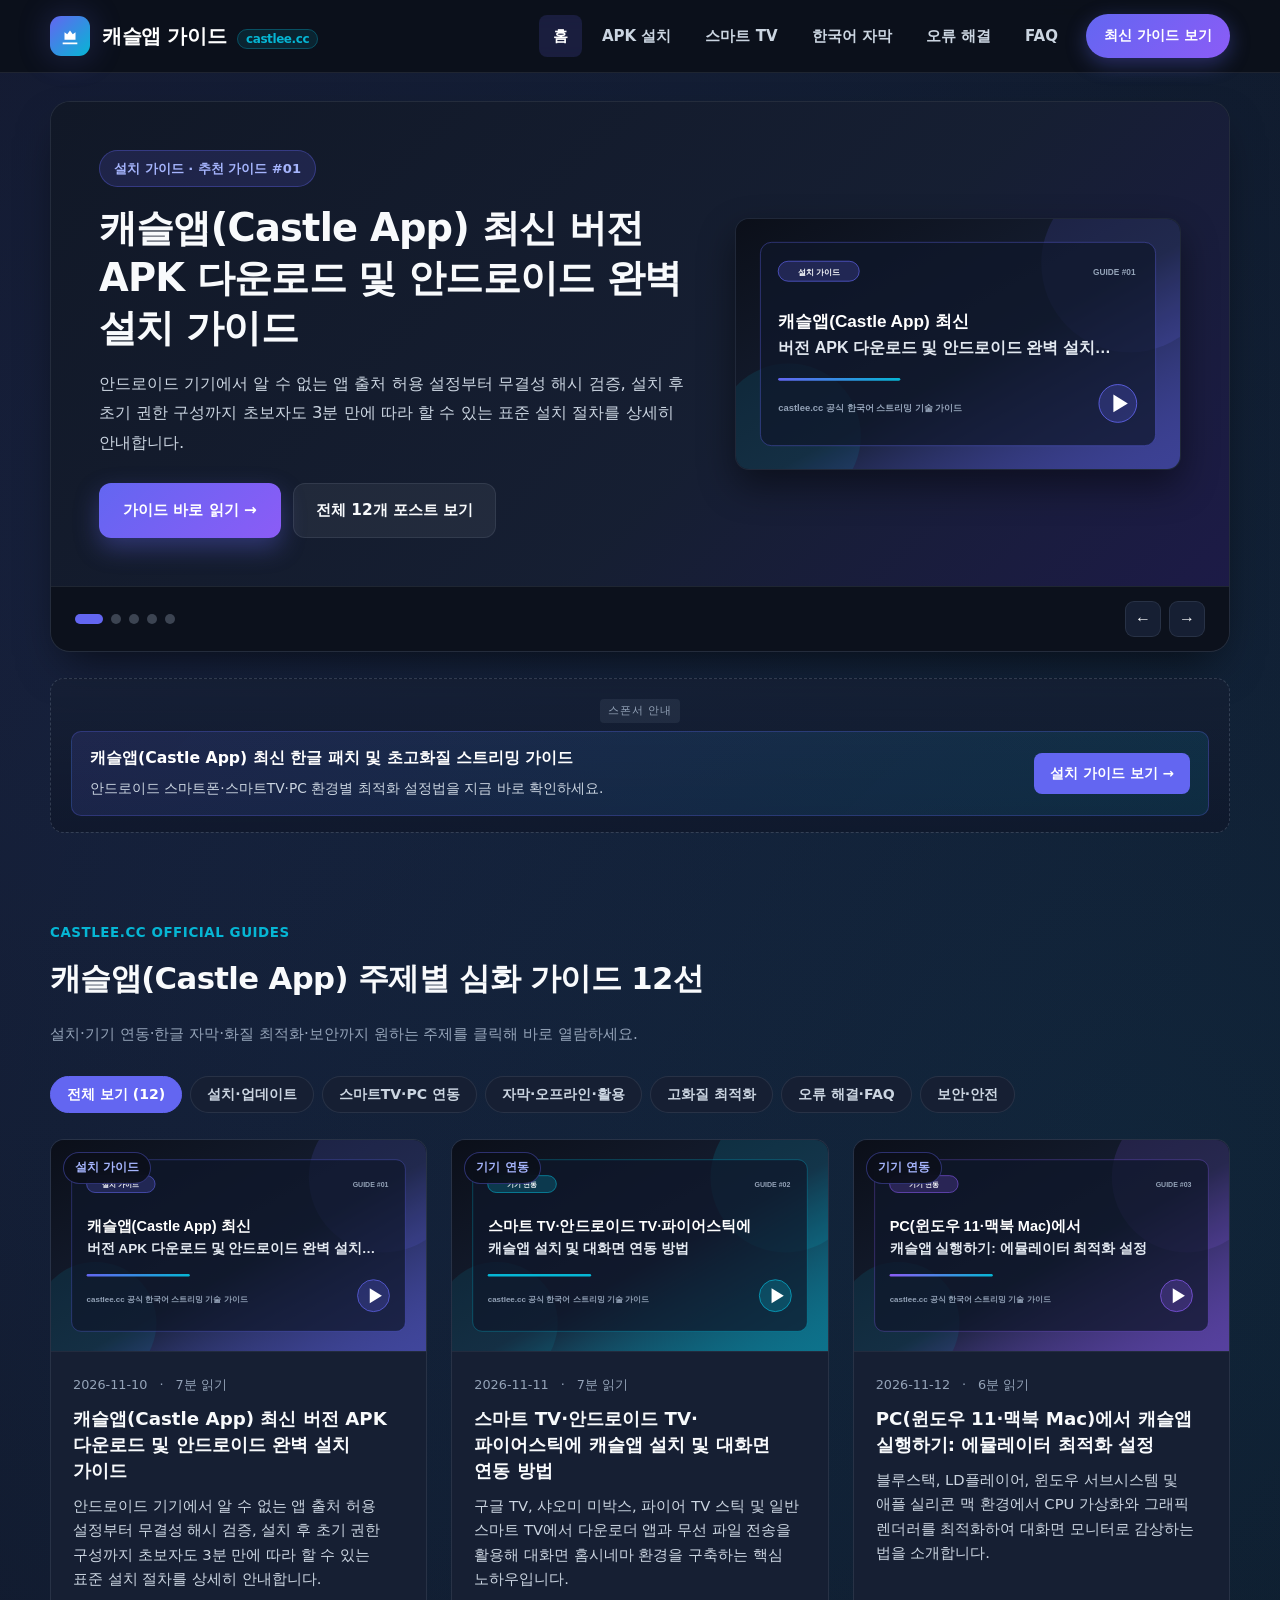
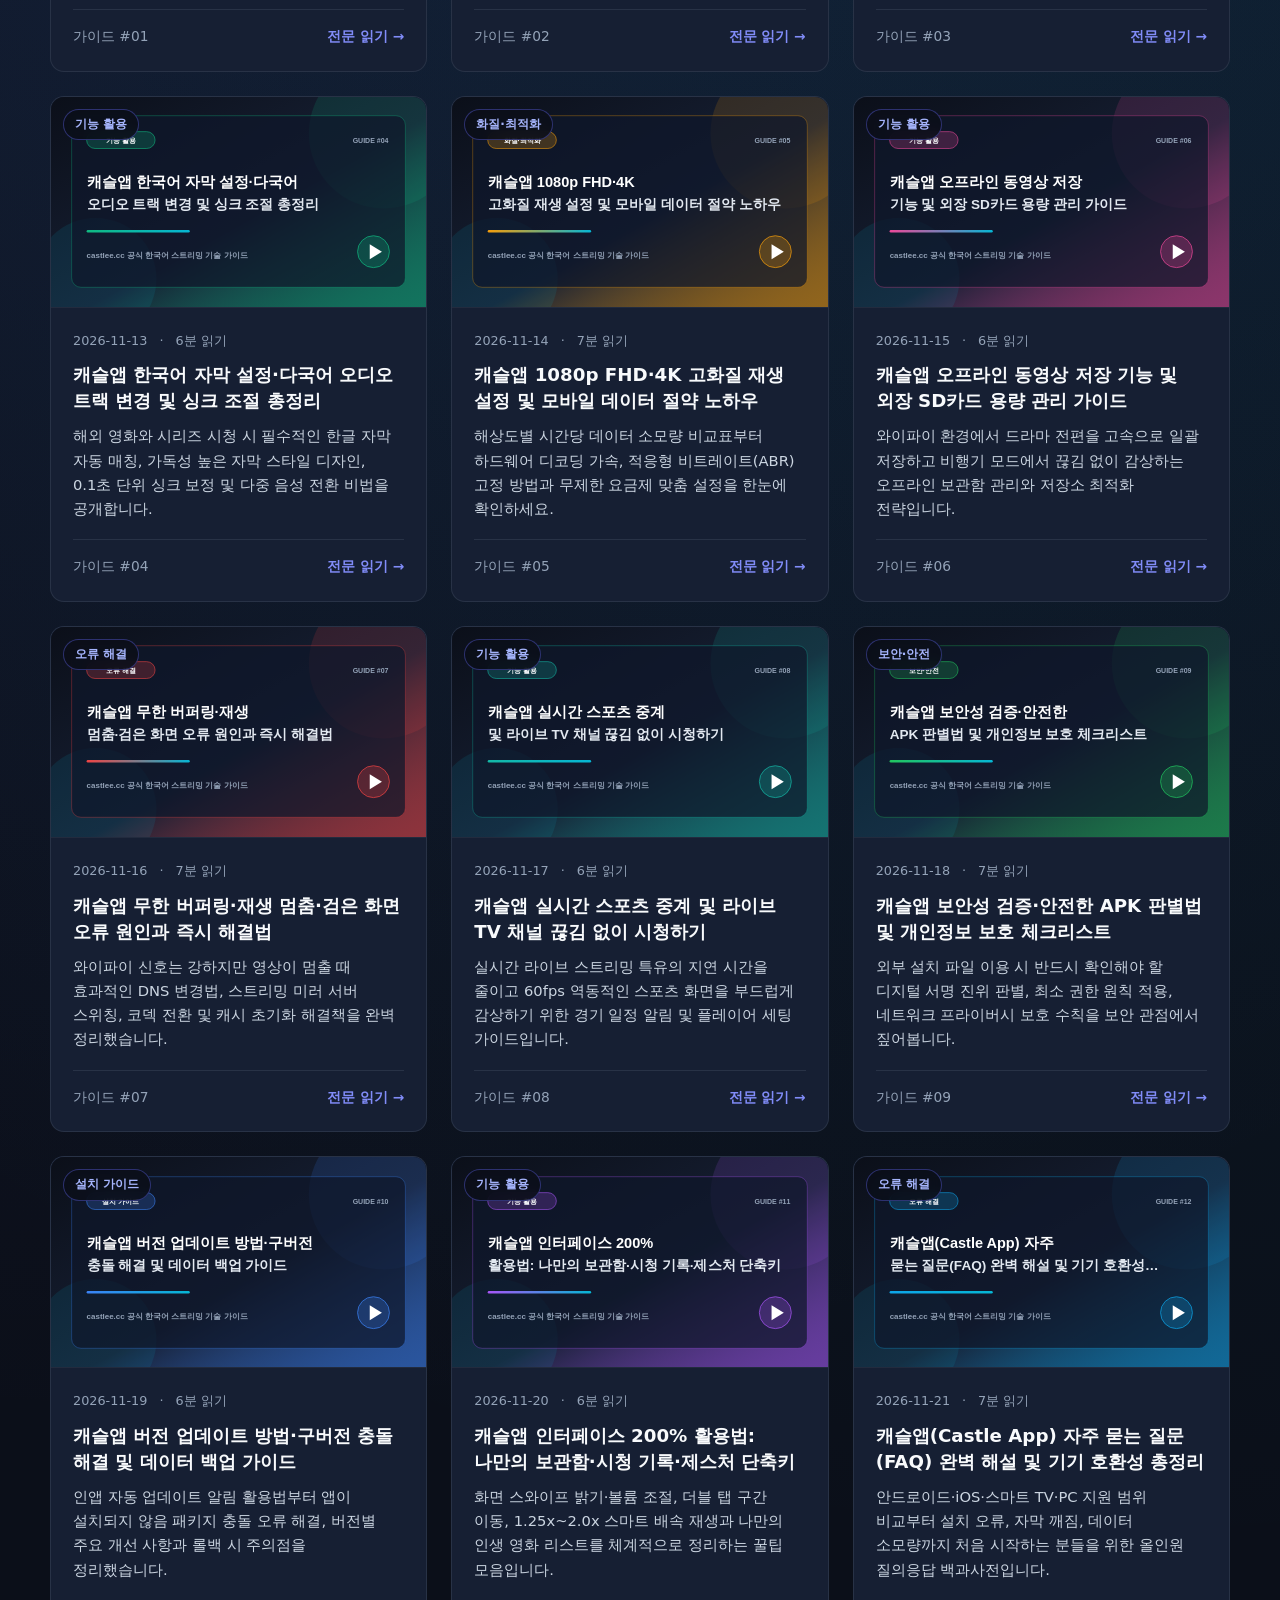
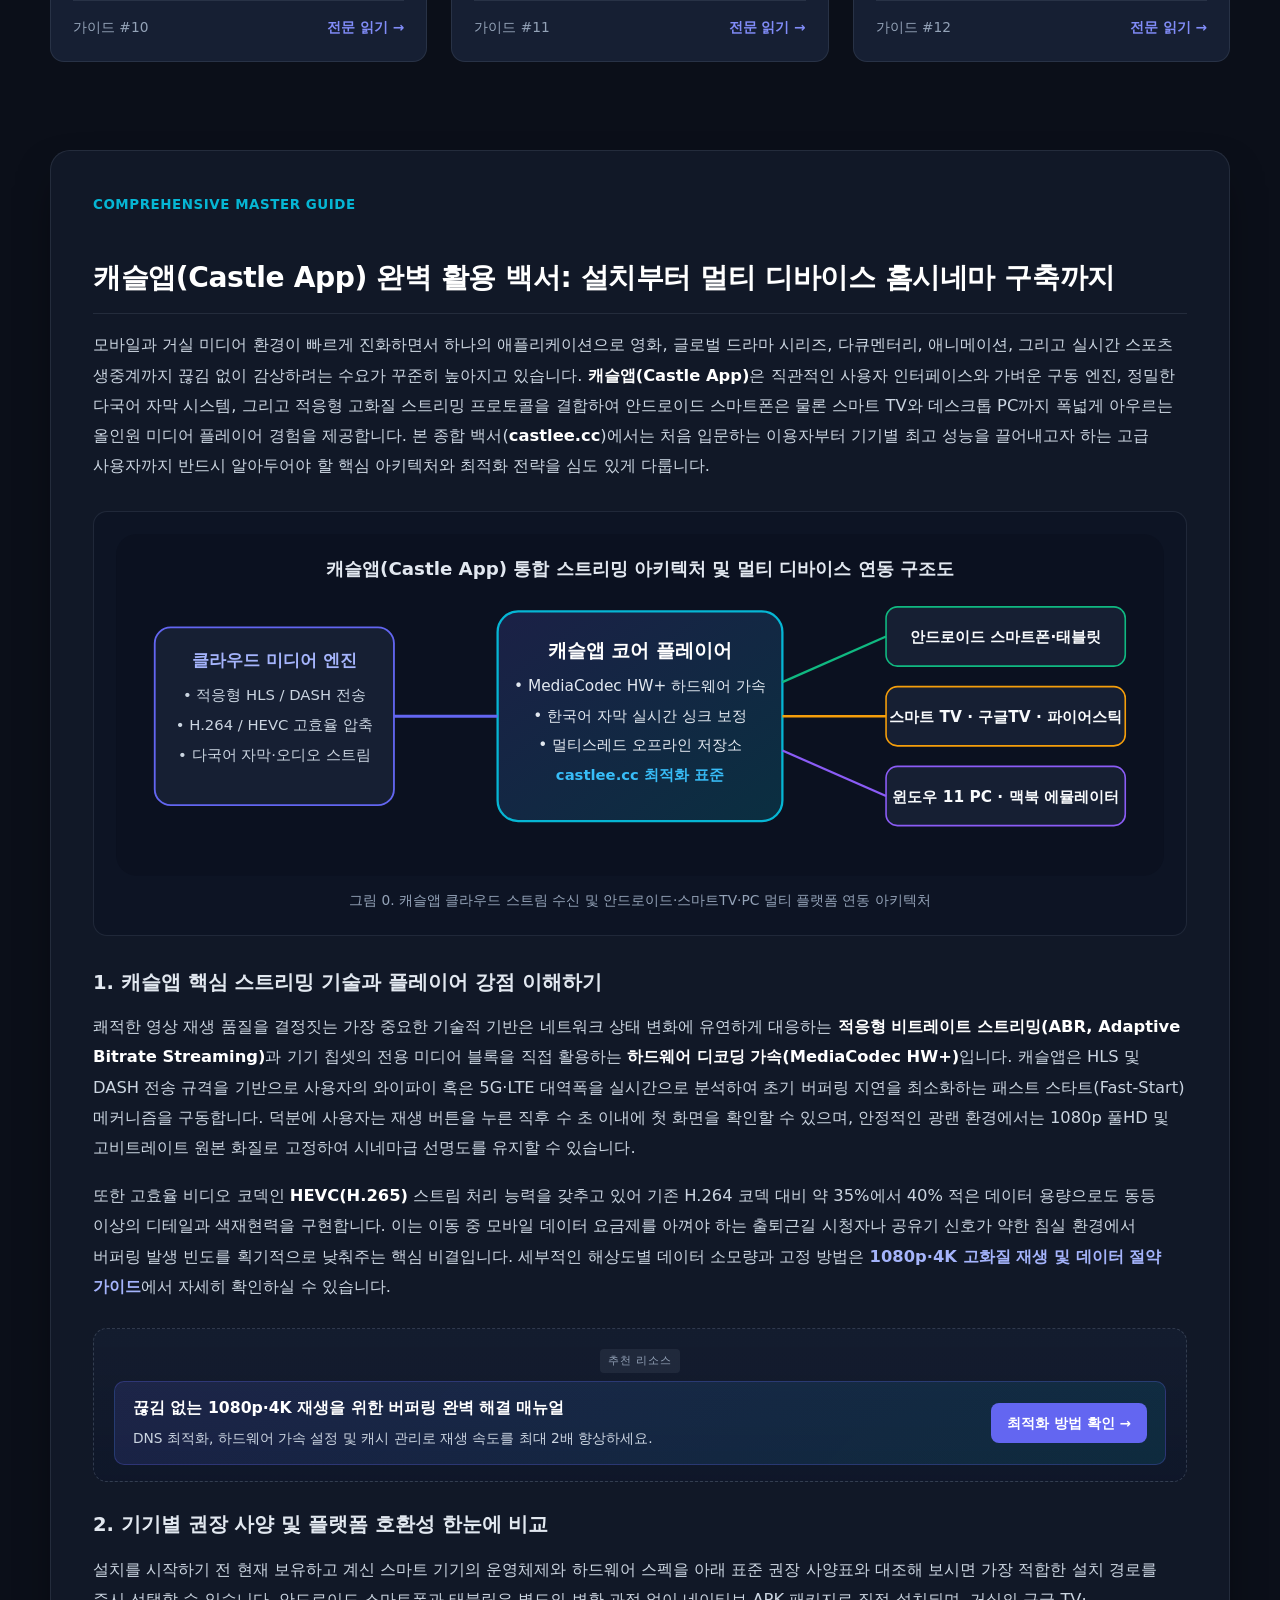
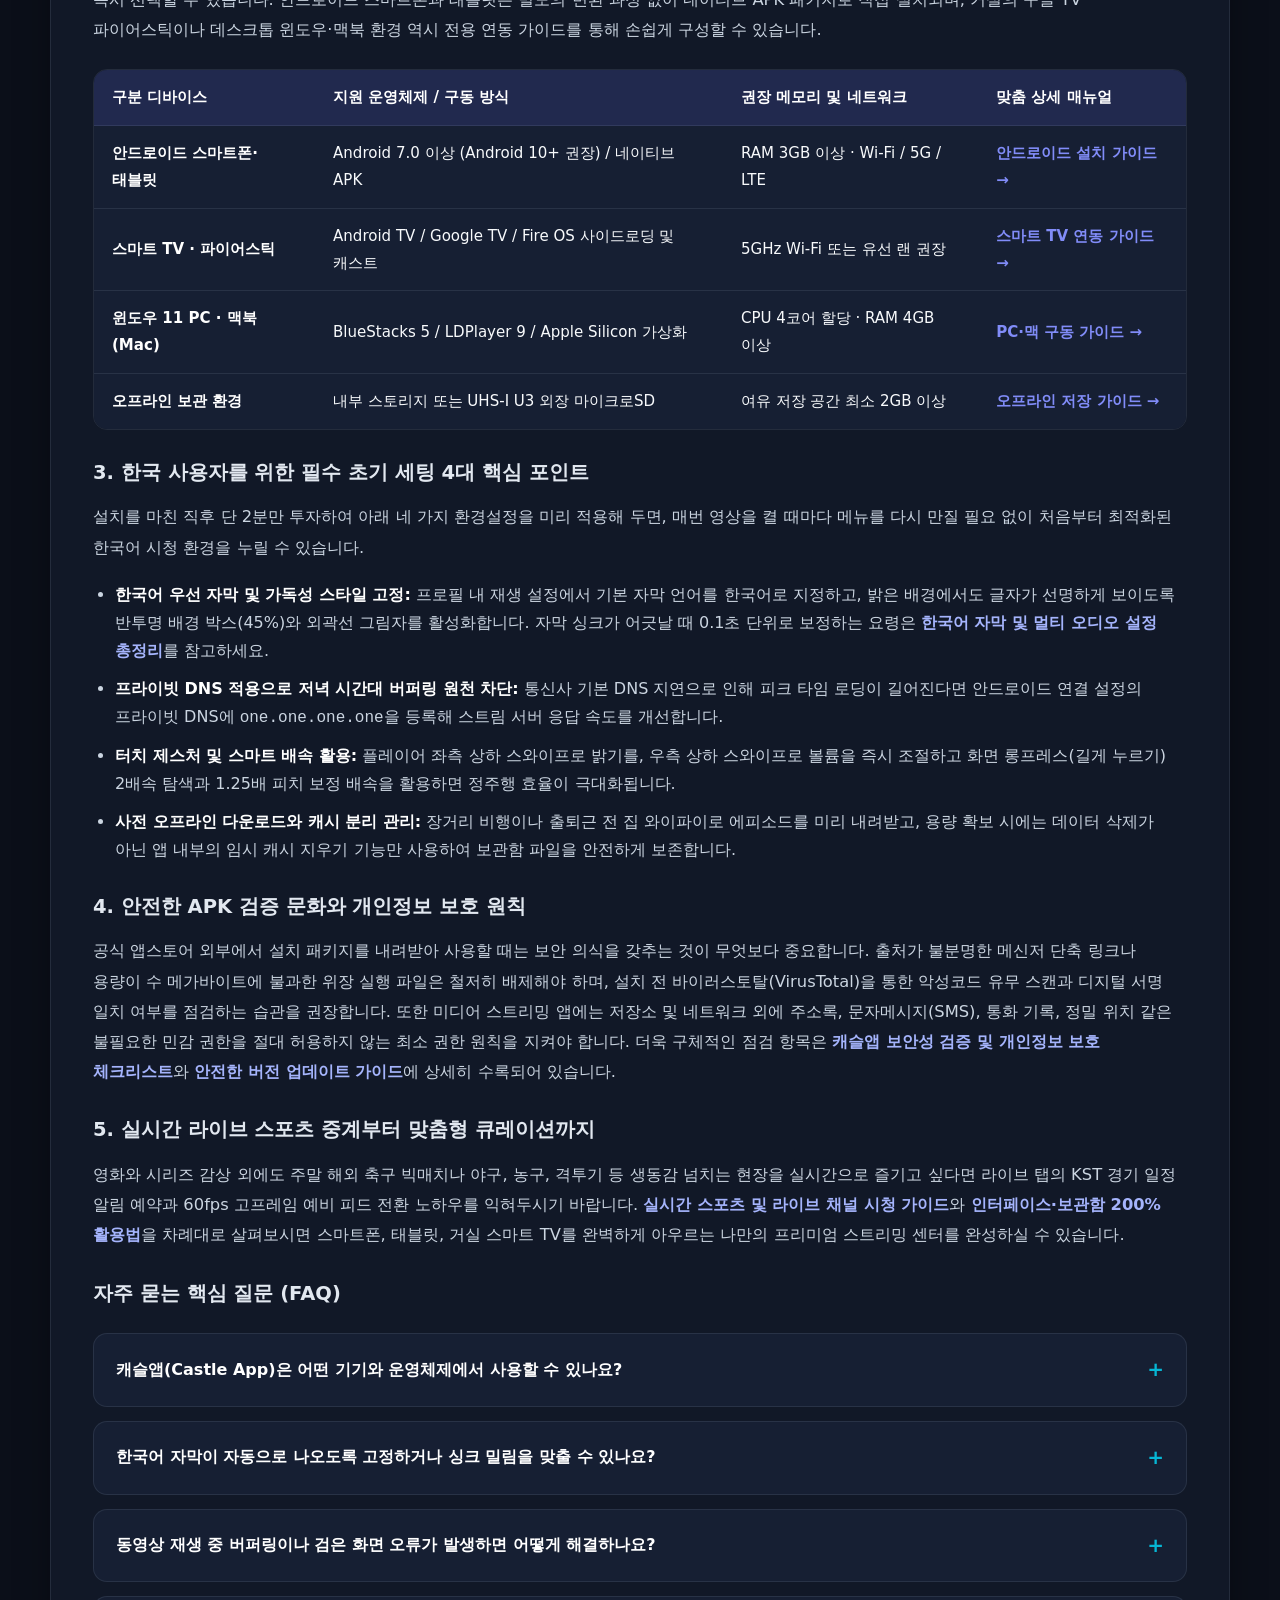
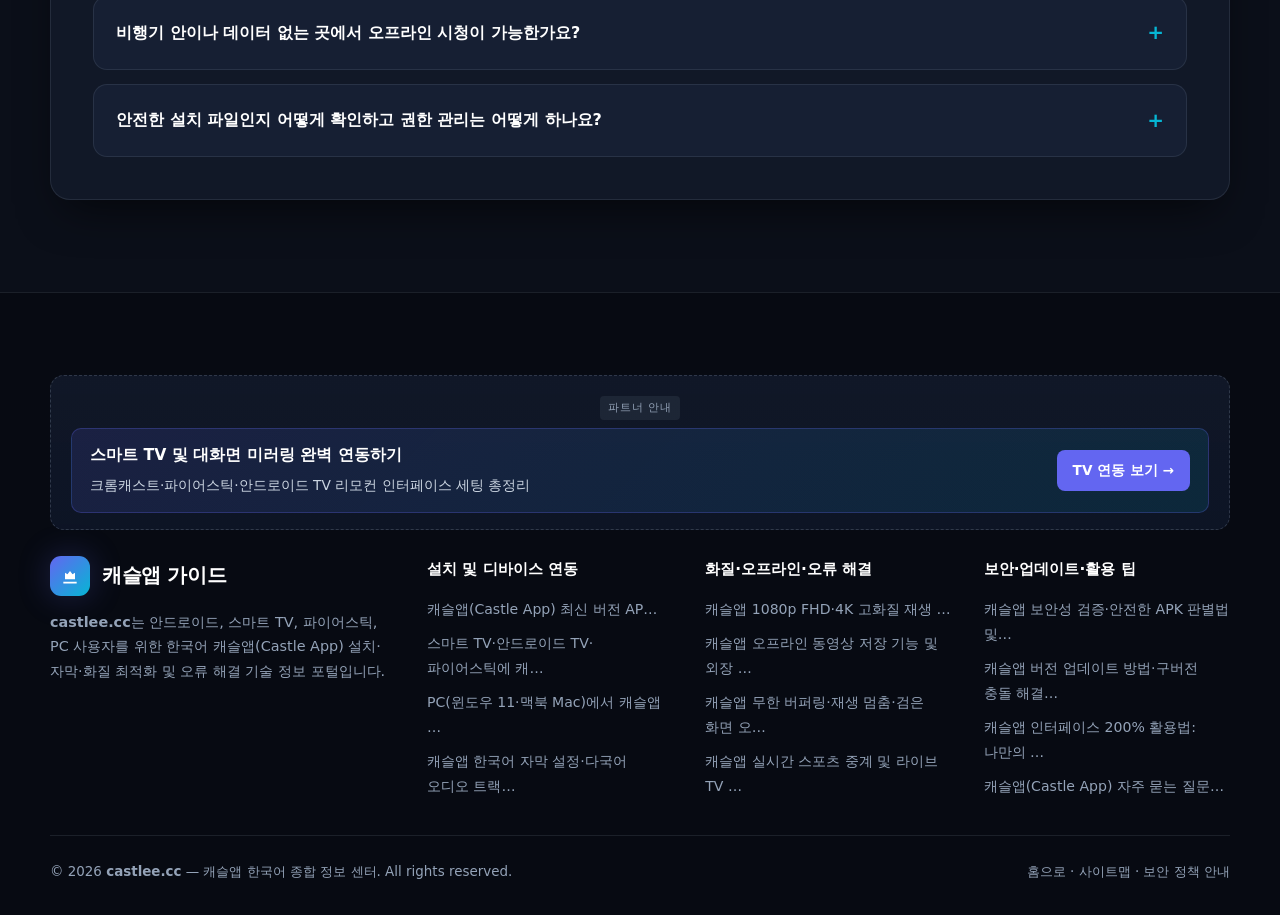
<file: index.html>
<!DOCTYPE html>
<html lang="ko">
<head>
  <meta charset="UTF-8">
  <meta name="viewport" content="width=device-width, initial-scale=1.0">
  <title>캐슬앱(Castle App) 공식 한국어 가이드 — APK 설치·스마트TV·자막·최적화 | castlee.cc</title>
  <meta name="description" content="캐슬앱(Castle App) 최신 버전 안드로이드 APK 다운로드, 스마트 TV·파이어스틱·PC 연동, 한국어 자막 설정, 1080p·4K 고화질 최적화 및 버퍼링 해결까지 총망라한 castlee.cc 공식 한국어 포털입니다.">
  <meta name="robots" content="index, follow, max-image-preview:large">
  <link rel="canonical" href="https://castlee.cc/">
  <meta property="og:type" content="website">
  <meta property="og:locale" content="ko_KR">
  <meta property="og:site_name" content="캐슬앱 공식 가이드 (Castlee.cc)">
  <meta property="og:title" content="캐슬앱(Castle App) 공식 한국어 가이드 | castlee.cc">
  <meta property="og:description" content="APK 설치부터 스마트 TV 연동, 한글 자막 싱크, 오프라인 저장, 버퍼링 완벽 해결까지 12개의 전문 매뉴얼을 확인하세요.">
  <meta property="og:url" content="https://castlee.cc/">
  <meta property="og:image" content="https://castlee.cc/assets/images/post-01.svg">
  <meta name="twitter:card" content="summary_large_image">
  <meta name="twitter:title" content="캐슬앱(Castle App) 공식 한국어 가이드 | castlee.cc">
  <meta name="twitter:description" content="안드로이드·스마트TV·PC 스트리밍 환경을 위한 한국어 설치 및 최적화 완벽 가이드">
  <meta name="twitter:image" content="https://castlee.cc/assets/images/post-01.svg">
  <link rel="icon" type="image/svg+xml" href="assets/images/favicon.svg">
  <link rel="stylesheet" href="assets/css/style.css">
  <script type="application/ld+json">{"@context": "https://schema.org", "@graph": [{"@type": "WebSite", "@id": "https://castlee.cc/#website", "url": "https://castlee.cc/", "name": "캐슬앱 공식 가이드 (Castlee.cc)", "description": "안드로이드·스마트TV·PC 환경을 위한 캐슬앱(Castle App) 최신 한국어 설치, 자막 설정, 4K 화질 최적화 및 오류 해결 전문 가이드 포털", "inLanguage": "ko-KR", "publisher": {"@id": "https://castlee.cc/#organization"}}, {"@type": "Organization", "@id": "https://castlee.cc/#organization", "name": "Castlee.cc", "url": "https://castlee.cc/", "logo": {"@type": "ImageObject", "url": "https://castlee.cc/assets/images/post-01.svg"}}, {"@type": "ItemList", "@id": "https://castlee.cc/#postlist", "name": "캐슬앱 공식 한국어 가이드 전체 목록", "numberOfItems": 12, "itemListElement": [{"@type": "ListItem", "position": 1, "name": "캐슬앱(Castle App) 최신 버전 APK 다운로드 및 안드로이드 완벽 설치 가이드", "url": "https://castlee.cc/castle-app-apk-download-install.html"}, {"@type": "ListItem", "position": 2, "name": "스마트 TV·안드로이드 TV·파이어스틱에 캐슬앱 설치 및 대화면 연동 방법", "url": "https://castlee.cc/castle-app-smart-tv-firestick-guide.html"}, {"@type": "ListItem", "position": 3, "name": "PC(윈도우 11·맥북 Mac)에서 캐슬앱 실행하기: 에뮬레이터 최적화 설정", "url": "https://castlee.cc/castle-app-pc-windows-mac-guide.html"}, {"@type": "ListItem", "position": 4, "name": "캐슬앱 한국어 자막 설정·다국어 오디오 트랙 변경 및 싱크 조절 총정리", "url": "https://castlee.cc/castle-app-korean-subtitle-audio-settings.html"}, {"@type": "ListItem", "position": 5, "name": "캐슬앱 1080p FHD·4K 고화질 재생 설정 및 모바일 데이터 절약 노하우", "url": "https://castlee.cc/castle-app-hd-4k-streaming-quality.html"}, {"@type": "ListItem", "position": 6, "name": "캐슬앱 오프라인 동영상 저장 기능 및 외장 SD카드 용량 관리 가이드", "url": "https://castlee.cc/castle-app-offline-download-storage-guide.html"}, {"@type": "ListItem", "position": 7, "name": "캐슬앱 무한 버퍼링·재생 멈춤·검은 화면 오류 원인과 즉시 해결법", "url": "https://castlee.cc/castle-app-buffering-error-fix.html"}, {"@type": "ListItem", "position": 8, "name": "캐슬앱 실시간 스포츠 중계 및 라이브 TV 채널 끊김 없이 시청하기", "url": "https://castlee.cc/castle-app-live-sports-channels-guide.html"}, {"@type": "ListItem", "position": 9, "name": "캐슬앱 보안성 검증·안전한 APK 판별법 및 개인정보 보호 체크리스트", "url": "https://castlee.cc/castle-app-security-privacy-safety.html"}, {"@type": "ListItem", "position": 10, "name": "캐슬앱 버전 업데이트 방법·구버전 충돌 해결 및 데이터 백업 가이드", "url": "https://castlee.cc/castle-app-update-version-history-guide.html"}, {"@type": "ListItem", "position": 11, "name": "캐슬앱 인터페이스 200% 활용법: 나만의 보관함·시청 기록·제스처 단축키", "url": "https://castlee.cc/castle-app-ui-features-watchlist-guide.html"}, {"@type": "ListItem", "position": 12, "name": "캐슬앱(Castle App) 자주 묻는 질문(FAQ) 완벽 해설 및 기기 호환성 총정리", "url": "https://castlee.cc/castle-app-faq-complete-guide.html"}]}, {"@type": "FAQPage", "@id": "https://castlee.cc/#faq", "mainEntity": [{"@type": "Question", "name": "캐슬앱(Castle App)은 어떤 기기와 운영체제에서 사용할 수 있나요?", "acceptedAnswer": {"@type": "Answer", "text": "안드로이드 7.0 이상 스마트폰 및 태블릿에서 네이티브 APK로 즉시 구동되며, 안드로이드 TV·구글 크롬캐스트·아마존 파이어스틱에서는 사이드로딩 방식으로 대화면 시청이 가능합니다. 윈도우 11 PC와 맥북에서는 안드로이드 에뮬레이터를 통해 실행할 수 있습니다."}}, {"@type": "Question", "name": "한국어 자막이 자동으로 나오도록 고정하거나 싱크 밀림을 맞출 수 있나요?", "acceptedAnswer": {"@type": "Answer", "text": "네, 앱 내 재생 설정에서 기본 우선 자막 언어를 한국어(Korean)로 지정하면 한글 자막 트랙이 자동 활성화됩니다. 또한 플레이어 우측 자막 타이밍 메뉴에서 0.1초 단위로 싱크를 앞당기거나 늦출 수 있고 외부 SRT·SMI 파일 불러오기도 완벽 지원합니다."}}, {"@type": "Question", "name": "동영상 재생 중 버퍼링이나 검은 화면 오류가 발생하면 어떻게 해결하나요?", "acceptedAnswer": {"@type": "Answer", "text": "버퍼링이 발생할 때는 안드로이드 프라이빗 DNS를 one.one.one.one으로 설정하거나 플레이어 상단의 대체 미러 서버(Server 2/3)로 전환하면 즉시 개선됩니다. 소리만 나고 검은 화면이 뜰 때는 디코더 모드를 HW에서 SW로 변경하면 바로 해결됩니다."}}, {"@type": "Question", "name": "비행기 안이나 데이터 없는 곳에서 오프라인 시청이 가능한가요?", "acceptedAnswer": {"@type": "Answer", "text": "가능합니다. 와이파이 환경에서 작품 상세 화면의 다운로드 아이콘을 눌러 720p 또는 1080p 화질로 미리 저장해 두면 비행기 모드나 지하철 음영 지역에서도 모바일 데이터 소모 없이 끊김 없는 감상이 가능합니다."}}, {"@type": "Question", "name": "안전한 설치 파일인지 어떻게 확인하고 권한 관리는 어떻게 하나요?", "acceptedAnswer": {"@type": "Answer", "text": "설치 전 APK 용량(통상 45~65MB)과 바이러스토탈(VirusTotal) 보안 스캔 결과를 확인하고, 주소록·통화·SMS 등 미디어 재생과 무관한 민감 권한은 차단하며 설치 직후 브라우저의 알 수 없는 앱 허용 옵션을 다시 꺼두는 것이 안전합니다."}}]}]}</script>
</head>
<body>
  <a class="skip-link" href="#main-content">본문 바로가기</a>
<header class="site-header" role="banner">
  <div class="container header-inner">
    <a href="index.html" class="brand-logo" aria-label="캐슬앱 공식 가이드 홈으로 이동">
      <span class="brand-badge" aria-hidden="true">
        <svg width="22" height="22" viewBox="0 0 24 24" fill="none">
          <path d="M4 19h16v2H4v-2zm2-3h12V8l-3 2-3-4-3 4-3-2v8z" fill="#ffffff"/>
        </svg>
      </span>
      <span>캐슬앱 가이드 <span class="brand-domain">castlee.cc</span></span>
    </a>

    <button class="mobile-menu-btn" id="mobileMenuBtn" aria-expanded="false" aria-controls="mainNav" aria-label="메뉴 열기">
      <svg width="22" height="22" viewBox="0 0 24 24" fill="none" stroke="currentColor" stroke-width="2.2">
        <line x1="3" y1="6" x2="21" y2="6"/><line x1="3" y1="12" x2="21" y2="12"/><line x1="3" y1="18" x2="21" y2="18"/>
      </svg>
    </button>

    <nav class="main-nav" id="mainNav" aria-label="주요 메뉴">
      <a href="index.html" class="nav-link active">홈</a>
      <a href="castle-app-apk-download-install.html" class="nav-link ">APK 설치</a>
      <a href="castle-app-smart-tv-firestick-guide.html" class="nav-link ">스마트 TV</a>
      <a href="castle-app-korean-subtitle-audio-settings.html" class="nav-link ">한국어 자막</a>
      <a href="castle-app-buffering-error-fix.html" class="nav-link ">오류 해결</a>
      <a href="castle-app-faq-complete-guide.html" class="nav-link ">FAQ</a>
      <a href="castle-app-apk-download-install.html" class="nav-cta">최신 가이드 보기</a>
    </nav>
  </div>
</header>

  <main id="main-content">
    <!-- Hero Featured Slider -->
    <section class="hero-slider-section" aria-label="주요 추천 가이드 슬라이더">
      <div class="container">
        <div class="slider-wrapper" id="heroSlider">
          <div class="slides-track">
            
        <div class="slide-item active" role="tabpanel" aria-label="슬라이드 1">
          <div class="slide-content">
            <span class="slide-badge">설치 가이드 · 추천 가이드 #01</span>
            <h2 class="slide-title"><a href="castle-app-apk-download-install.html">캐슬앱(Castle App) 최신 버전 APK 다운로드 및 안드로이드 완벽 설치 가이드</a></h2>
            <p class="slide-desc">안드로이드 기기에서 알 수 없는 앱 출처 허용 설정부터 무결성 해시 검증, 설치 후 초기 권한 구성까지 초보자도 3분 만에 따라 할 수 있는 표준 설치 절차를 상세히 안내합니다.</p>
            <div class="slide-actions">
              <a href="castle-app-apk-download-install.html" class="btn-primary">가이드 바로 읽기 &rarr;</a>
              <a href="#guides" class="btn-secondary">전체 12개 포스트 보기</a>
            </div>
          </div>
          <a href="castle-app-apk-download-install.html" class="slide-visual" aria-label="캐슬앱(Castle App) 최신 버전 APK 다운로드 및 안드로이드 완벽 설치 가이드 대표 이미지">
            <img src="assets/images/post-01.svg" alt="캐슬앱(Castle App) 최신 버전 APK 다운로드 및 안드로이드 완벽 설치 가이드" width="800" height="450" fetchpriority="high">
          </a>
        </div>
        <div class="slide-item " role="tabpanel" aria-label="슬라이드 2">
          <div class="slide-content">
            <span class="slide-badge">기기 연동 · 추천 가이드 #02</span>
            <h2 class="slide-title"><a href="castle-app-smart-tv-firestick-guide.html">스마트 TV·안드로이드 TV·파이어스틱에 캐슬앱 설치 및 대화면 연동 방법</a></h2>
            <p class="slide-desc">구글 TV, 샤오미 미박스, 파이어 TV 스틱 및 일반 스마트 TV에서 다운로더 앱과 무선 파일 전송을 활용해 대화면 홈시네마 환경을 구축하는 핵심 노하우입니다.</p>
            <div class="slide-actions">
              <a href="castle-app-smart-tv-firestick-guide.html" class="btn-primary">가이드 바로 읽기 &rarr;</a>
              <a href="#guides" class="btn-secondary">전체 12개 포스트 보기</a>
            </div>
          </div>
          <a href="castle-app-smart-tv-firestick-guide.html" class="slide-visual" aria-label="스마트 TV·안드로이드 TV·파이어스틱에 캐슬앱 설치 및 대화면 연동 방법 대표 이미지">
            <img src="assets/images/post-02.svg" alt="스마트 TV·안드로이드 TV·파이어스틱에 캐슬앱 설치 및 대화면 연동 방법" width="800" height="450" loading="lazy">
          </a>
        </div>
        <div class="slide-item " role="tabpanel" aria-label="슬라이드 3">
          <div class="slide-content">
            <span class="slide-badge">기능 활용 · 추천 가이드 #04</span>
            <h2 class="slide-title"><a href="castle-app-korean-subtitle-audio-settings.html">캐슬앱 한국어 자막 설정·다국어 오디오 트랙 변경 및 싱크 조절 총정리</a></h2>
            <p class="slide-desc">해외 영화와 시리즈 시청 시 필수적인 한글 자막 자동 매칭, 가독성 높은 자막 스타일 디자인, 0.1초 단위 싱크 보정 및 다중 음성 전환 비법을 공개합니다.</p>
            <div class="slide-actions">
              <a href="castle-app-korean-subtitle-audio-settings.html" class="btn-primary">가이드 바로 읽기 &rarr;</a>
              <a href="#guides" class="btn-secondary">전체 12개 포스트 보기</a>
            </div>
          </div>
          <a href="castle-app-korean-subtitle-audio-settings.html" class="slide-visual" aria-label="캐슬앱 한국어 자막 설정·다국어 오디오 트랙 변경 및 싱크 조절 총정리 대표 이미지">
            <img src="assets/images/post-04.svg" alt="캐슬앱 한국어 자막 설정·다국어 오디오 트랙 변경 및 싱크 조절 총정리" width="800" height="450" loading="lazy">
          </a>
        </div>
        <div class="slide-item " role="tabpanel" aria-label="슬라이드 4">
          <div class="slide-content">
            <span class="slide-badge">화질·최적화 · 추천 가이드 #05</span>
            <h2 class="slide-title"><a href="castle-app-hd-4k-streaming-quality.html">캐슬앱 1080p FHD·4K 고화질 재생 설정 및 모바일 데이터 절약 노하우</a></h2>
            <p class="slide-desc">해상도별 시간당 데이터 소모량 비교표부터 하드웨어 디코딩 가속, 적응형 비트레이트(ABR) 고정 방법과 무제한 요금제 맞춤 설정을 한눈에 확인하세요.</p>
            <div class="slide-actions">
              <a href="castle-app-hd-4k-streaming-quality.html" class="btn-primary">가이드 바로 읽기 &rarr;</a>
              <a href="#guides" class="btn-secondary">전체 12개 포스트 보기</a>
            </div>
          </div>
          <a href="castle-app-hd-4k-streaming-quality.html" class="slide-visual" aria-label="캐슬앱 1080p FHD·4K 고화질 재생 설정 및 모바일 데이터 절약 노하우 대표 이미지">
            <img src="assets/images/post-05.svg" alt="캐슬앱 1080p FHD·4K 고화질 재생 설정 및 모바일 데이터 절약 노하우" width="800" height="450" loading="lazy">
          </a>
        </div>
        <div class="slide-item " role="tabpanel" aria-label="슬라이드 5">
          <div class="slide-content">
            <span class="slide-badge">오류 해결 · 추천 가이드 #07</span>
            <h2 class="slide-title"><a href="castle-app-buffering-error-fix.html">캐슬앱 무한 버퍼링·재생 멈춤·검은 화면 오류 원인과 즉시 해결법</a></h2>
            <p class="slide-desc">와이파이 신호는 강하지만 영상이 멈출 때 효과적인 DNS 변경법, 스트리밍 미러 서버 스위칭, 코덱 전환 및 캐시 초기화 해결책을 완벽 정리했습니다.</p>
            <div class="slide-actions">
              <a href="castle-app-buffering-error-fix.html" class="btn-primary">가이드 바로 읽기 &rarr;</a>
              <a href="#guides" class="btn-secondary">전체 12개 포스트 보기</a>
            </div>
          </div>
          <a href="castle-app-buffering-error-fix.html" class="slide-visual" aria-label="캐슬앱 무한 버퍼링·재생 멈춤·검은 화면 오류 원인과 즉시 해결법 대표 이미지">
            <img src="assets/images/post-07.svg" alt="캐슬앱 무한 버퍼링·재생 멈춤·검은 화면 오류 원인과 즉시 해결법" width="800" height="450" loading="lazy">
          </a>
        </div>
          </div>
          <div class="slider-controls">
            <div class="slider-dots" role="tablist" aria-label="슬라이드 선택">
              <button class="slider-dot active" role="tab" aria-selected="true" aria-label="1번 슬라이드 보기"></button><button class="slider-dot " role="tab" aria-selected="false" aria-label="2번 슬라이드 보기"></button><button class="slider-dot " role="tab" aria-selected="false" aria-label="3번 슬라이드 보기"></button><button class="slider-dot " role="tab" aria-selected="false" aria-label="4번 슬라이드 보기"></button><button class="slider-dot " role="tab" aria-selected="false" aria-label="5번 슬라이드 보기"></button>
            </div>
            <div class="slider-arrows">
              <button class="slider-arrow" id="sliderPrev" type="button" aria-label="이전 슬라이드">&#8592;</button>
              <button class="slider-arrow" id="sliderNext" type="button" aria-label="다음 슬라이드">&#8594;</button>
            </div>
          </div>
        </div>

        <div class="ad-slot-wrapper" data-ad-slot="header-top" aria-label="메인 상단 안내 배너"></div>
      </div>
    </section>

    <!-- 12 Posts Interactive Grid -->
    <section id="guides" class="section-block" aria-labelledby="guides-heading">
      <div class="container">
        <div class="section-header">
          <div>
            <span class="section-eyebrow">CASTLEE.CC OFFICIAL GUIDES</span>
            <h1 id="guides-heading" class="section-title">캐슬앱(Castle App) 주제별 심화 가이드 12선</h1>
          </div>
          <p class="section-subtitle">설치·기기 연동·한글 자막·화질 최적화·보안까지 원하는 주제를 클릭해 바로 열람하세요.</p>
        </div>

        <div class="filter-bar" role="group" aria-label="카테고리별 필터">
          <button class="filter-btn active" type="button" data-filter="all">전체 보기 (12)</button>
          <button class="filter-btn" type="button" data-filter="install">설치·업데이트</button>
          <button class="filter-btn" type="button" data-filter="device">스마트TV·PC 연동</button>
          <button class="filter-btn" type="button" data-filter="feature">자막·오프라인·활용</button>
          <button class="filter-btn" type="button" data-filter="optimize">고화질 최적화</button>
          <button class="filter-btn" type="button" data-filter="troubleshoot">오류 해결·FAQ</button>
          <button class="filter-btn" type="button" data-filter="security">보안·안전</button>
        </div>

        <div class="posts-grid">
          
        <article class="post-card" data-category="install">
          <a href="castle-app-apk-download-install.html" class="post-card-thumb">
            <img class="lazy-img" src="data:image/svg+xml,%3Csvg xmlns='http://www.w3.org/2000/svg' viewBox='0 0 800 450'%3E%3Crect width='800' height='450' fill='%23161f33'/%3E%3C/svg%3E" data-src="assets/images/post-01.svg" alt="캐슬앱(Castle App) 최신 버전 APK 다운로드 및 안드로이드 완벽 설치 가이드" loading="lazy" width="800" height="450">
            <span class="post-category-tag">설치 가이드</span>
          </a>
          <div class="post-card-body">
            <div class="post-meta">
              <time datetime="2026-11-10">2026-11-10</time>
              <span>·</span>
              <span>7분 읽기</span>
            </div>
            <h3 class="post-card-title"><a href="castle-app-apk-download-install.html">캐슬앱(Castle App) 최신 버전 APK 다운로드 및 안드로이드 완벽 설치 가이드</a></h3>
            <p class="post-card-excerpt">안드로이드 기기에서 알 수 없는 앱 출처 허용 설정부터 무결성 해시 검증, 설치 후 초기 권한 구성까지 초보자도 3분 만에 따라 할 수 있는 표준 설치 절차를 상세히 안내합니다.</p>
            <div class="post-card-footer">
              <span style="color:var(--text-muted);">가이드 #01</span>
              <a href="castle-app-apk-download-install.html" class="read-more-link">전문 읽기 &rarr;</a>
            </div>
          </div>
        </article>
        <article class="post-card" data-category="device">
          <a href="castle-app-smart-tv-firestick-guide.html" class="post-card-thumb">
            <img class="lazy-img" src="data:image/svg+xml,%3Csvg xmlns='http://www.w3.org/2000/svg' viewBox='0 0 800 450'%3E%3Crect width='800' height='450' fill='%23161f33'/%3E%3C/svg%3E" data-src="assets/images/post-02.svg" alt="스마트 TV·안드로이드 TV·파이어스틱에 캐슬앱 설치 및 대화면 연동 방법" loading="lazy" width="800" height="450">
            <span class="post-category-tag">기기 연동</span>
          </a>
          <div class="post-card-body">
            <div class="post-meta">
              <time datetime="2026-11-11">2026-11-11</time>
              <span>·</span>
              <span>7분 읽기</span>
            </div>
            <h3 class="post-card-title"><a href="castle-app-smart-tv-firestick-guide.html">스마트 TV·안드로이드 TV·파이어스틱에 캐슬앱 설치 및 대화면 연동 방법</a></h3>
            <p class="post-card-excerpt">구글 TV, 샤오미 미박스, 파이어 TV 스틱 및 일반 스마트 TV에서 다운로더 앱과 무선 파일 전송을 활용해 대화면 홈시네마 환경을 구축하는 핵심 노하우입니다.</p>
            <div class="post-card-footer">
              <span style="color:var(--text-muted);">가이드 #02</span>
              <a href="castle-app-smart-tv-firestick-guide.html" class="read-more-link">전문 읽기 &rarr;</a>
            </div>
          </div>
        </article>
        <article class="post-card" data-category="device">
          <a href="castle-app-pc-windows-mac-guide.html" class="post-card-thumb">
            <img class="lazy-img" src="data:image/svg+xml,%3Csvg xmlns='http://www.w3.org/2000/svg' viewBox='0 0 800 450'%3E%3Crect width='800' height='450' fill='%23161f33'/%3E%3C/svg%3E" data-src="assets/images/post-03.svg" alt="PC(윈도우 11·맥북 Mac)에서 캐슬앱 실행하기: 에뮬레이터 최적화 설정" loading="lazy" width="800" height="450">
            <span class="post-category-tag">기기 연동</span>
          </a>
          <div class="post-card-body">
            <div class="post-meta">
              <time datetime="2026-11-12">2026-11-12</time>
              <span>·</span>
              <span>6분 읽기</span>
            </div>
            <h3 class="post-card-title"><a href="castle-app-pc-windows-mac-guide.html">PC(윈도우 11·맥북 Mac)에서 캐슬앱 실행하기: 에뮬레이터 최적화 설정</a></h3>
            <p class="post-card-excerpt">블루스택, LD플레이어, 윈도우 서브시스템 및 애플 실리콘 맥 환경에서 CPU 가상화와 그래픽 렌더러를 최적화하여 대화면 모니터로 감상하는 법을 소개합니다.</p>
            <div class="post-card-footer">
              <span style="color:var(--text-muted);">가이드 #03</span>
              <a href="castle-app-pc-windows-mac-guide.html" class="read-more-link">전문 읽기 &rarr;</a>
            </div>
          </div>
        </article>
        <article class="post-card" data-category="feature">
          <a href="castle-app-korean-subtitle-audio-settings.html" class="post-card-thumb">
            <img class="lazy-img" src="data:image/svg+xml,%3Csvg xmlns='http://www.w3.org/2000/svg' viewBox='0 0 800 450'%3E%3Crect width='800' height='450' fill='%23161f33'/%3E%3C/svg%3E" data-src="assets/images/post-04.svg" alt="캐슬앱 한국어 자막 설정·다국어 오디오 트랙 변경 및 싱크 조절 총정리" loading="lazy" width="800" height="450">
            <span class="post-category-tag">기능 활용</span>
          </a>
          <div class="post-card-body">
            <div class="post-meta">
              <time datetime="2026-11-13">2026-11-13</time>
              <span>·</span>
              <span>6분 읽기</span>
            </div>
            <h3 class="post-card-title"><a href="castle-app-korean-subtitle-audio-settings.html">캐슬앱 한국어 자막 설정·다국어 오디오 트랙 변경 및 싱크 조절 총정리</a></h3>
            <p class="post-card-excerpt">해외 영화와 시리즈 시청 시 필수적인 한글 자막 자동 매칭, 가독성 높은 자막 스타일 디자인, 0.1초 단위 싱크 보정 및 다중 음성 전환 비법을 공개합니다.</p>
            <div class="post-card-footer">
              <span style="color:var(--text-muted);">가이드 #04</span>
              <a href="castle-app-korean-subtitle-audio-settings.html" class="read-more-link">전문 읽기 &rarr;</a>
            </div>
          </div>
        </article>
        <article class="post-card" data-category="optimize">
          <a href="castle-app-hd-4k-streaming-quality.html" class="post-card-thumb">
            <img class="lazy-img" src="data:image/svg+xml,%3Csvg xmlns='http://www.w3.org/2000/svg' viewBox='0 0 800 450'%3E%3Crect width='800' height='450' fill='%23161f33'/%3E%3C/svg%3E" data-src="assets/images/post-05.svg" alt="캐슬앱 1080p FHD·4K 고화질 재생 설정 및 모바일 데이터 절약 노하우" loading="lazy" width="800" height="450">
            <span class="post-category-tag">화질·최적화</span>
          </a>
          <div class="post-card-body">
            <div class="post-meta">
              <time datetime="2026-11-14">2026-11-14</time>
              <span>·</span>
              <span>7분 읽기</span>
            </div>
            <h3 class="post-card-title"><a href="castle-app-hd-4k-streaming-quality.html">캐슬앱 1080p FHD·4K 고화질 재생 설정 및 모바일 데이터 절약 노하우</a></h3>
            <p class="post-card-excerpt">해상도별 시간당 데이터 소모량 비교표부터 하드웨어 디코딩 가속, 적응형 비트레이트(ABR) 고정 방법과 무제한 요금제 맞춤 설정을 한눈에 확인하세요.</p>
            <div class="post-card-footer">
              <span style="color:var(--text-muted);">가이드 #05</span>
              <a href="castle-app-hd-4k-streaming-quality.html" class="read-more-link">전문 읽기 &rarr;</a>
            </div>
          </div>
        </article>
        <article class="post-card" data-category="feature">
          <a href="castle-app-offline-download-storage-guide.html" class="post-card-thumb">
            <img class="lazy-img" src="data:image/svg+xml,%3Csvg xmlns='http://www.w3.org/2000/svg' viewBox='0 0 800 450'%3E%3Crect width='800' height='450' fill='%23161f33'/%3E%3C/svg%3E" data-src="assets/images/post-06.svg" alt="캐슬앱 오프라인 동영상 저장 기능 및 외장 SD카드 용량 관리 가이드" loading="lazy" width="800" height="450">
            <span class="post-category-tag">기능 활용</span>
          </a>
          <div class="post-card-body">
            <div class="post-meta">
              <time datetime="2026-11-15">2026-11-15</time>
              <span>·</span>
              <span>6분 읽기</span>
            </div>
            <h3 class="post-card-title"><a href="castle-app-offline-download-storage-guide.html">캐슬앱 오프라인 동영상 저장 기능 및 외장 SD카드 용량 관리 가이드</a></h3>
            <p class="post-card-excerpt">와이파이 환경에서 드라마 전편을 고속으로 일괄 저장하고 비행기 모드에서 끊김 없이 감상하는 오프라인 보관함 관리와 저장소 최적화 전략입니다.</p>
            <div class="post-card-footer">
              <span style="color:var(--text-muted);">가이드 #06</span>
              <a href="castle-app-offline-download-storage-guide.html" class="read-more-link">전문 읽기 &rarr;</a>
            </div>
          </div>
        </article>
        <article class="post-card" data-category="troubleshoot">
          <a href="castle-app-buffering-error-fix.html" class="post-card-thumb">
            <img class="lazy-img" src="data:image/svg+xml,%3Csvg xmlns='http://www.w3.org/2000/svg' viewBox='0 0 800 450'%3E%3Crect width='800' height='450' fill='%23161f33'/%3E%3C/svg%3E" data-src="assets/images/post-07.svg" alt="캐슬앱 무한 버퍼링·재생 멈춤·검은 화면 오류 원인과 즉시 해결법" loading="lazy" width="800" height="450">
            <span class="post-category-tag">오류 해결</span>
          </a>
          <div class="post-card-body">
            <div class="post-meta">
              <time datetime="2026-11-16">2026-11-16</time>
              <span>·</span>
              <span>7분 읽기</span>
            </div>
            <h3 class="post-card-title"><a href="castle-app-buffering-error-fix.html">캐슬앱 무한 버퍼링·재생 멈춤·검은 화면 오류 원인과 즉시 해결법</a></h3>
            <p class="post-card-excerpt">와이파이 신호는 강하지만 영상이 멈출 때 효과적인 DNS 변경법, 스트리밍 미러 서버 스위칭, 코덱 전환 및 캐시 초기화 해결책을 완벽 정리했습니다.</p>
            <div class="post-card-footer">
              <span style="color:var(--text-muted);">가이드 #07</span>
              <a href="castle-app-buffering-error-fix.html" class="read-more-link">전문 읽기 &rarr;</a>
            </div>
          </div>
        </article>
        <article class="post-card" data-category="feature">
          <a href="castle-app-live-sports-channels-guide.html" class="post-card-thumb">
            <img class="lazy-img" src="data:image/svg+xml,%3Csvg xmlns='http://www.w3.org/2000/svg' viewBox='0 0 800 450'%3E%3Crect width='800' height='450' fill='%23161f33'/%3E%3C/svg%3E" data-src="assets/images/post-08.svg" alt="캐슬앱 실시간 스포츠 중계 및 라이브 TV 채널 끊김 없이 시청하기" loading="lazy" width="800" height="450">
            <span class="post-category-tag">기능 활용</span>
          </a>
          <div class="post-card-body">
            <div class="post-meta">
              <time datetime="2026-11-17">2026-11-17</time>
              <span>·</span>
              <span>6분 읽기</span>
            </div>
            <h3 class="post-card-title"><a href="castle-app-live-sports-channels-guide.html">캐슬앱 실시간 스포츠 중계 및 라이브 TV 채널 끊김 없이 시청하기</a></h3>
            <p class="post-card-excerpt">실시간 라이브 스트리밍 특유의 지연 시간을 줄이고 60fps 역동적인 스포츠 화면을 부드럽게 감상하기 위한 경기 일정 알림 및 플레이어 세팅 가이드입니다.</p>
            <div class="post-card-footer">
              <span style="color:var(--text-muted);">가이드 #08</span>
              <a href="castle-app-live-sports-channels-guide.html" class="read-more-link">전문 읽기 &rarr;</a>
            </div>
          </div>
        </article>
        <article class="post-card" data-category="security">
          <a href="castle-app-security-privacy-safety.html" class="post-card-thumb">
            <img class="lazy-img" src="data:image/svg+xml,%3Csvg xmlns='http://www.w3.org/2000/svg' viewBox='0 0 800 450'%3E%3Crect width='800' height='450' fill='%23161f33'/%3E%3C/svg%3E" data-src="assets/images/post-09.svg" alt="캐슬앱 보안성 검증·안전한 APK 판별법 및 개인정보 보호 체크리스트" loading="lazy" width="800" height="450">
            <span class="post-category-tag">보안·안전</span>
          </a>
          <div class="post-card-body">
            <div class="post-meta">
              <time datetime="2026-11-18">2026-11-18</time>
              <span>·</span>
              <span>7분 읽기</span>
            </div>
            <h3 class="post-card-title"><a href="castle-app-security-privacy-safety.html">캐슬앱 보안성 검증·안전한 APK 판별법 및 개인정보 보호 체크리스트</a></h3>
            <p class="post-card-excerpt">외부 설치 파일 이용 시 반드시 확인해야 할 디지털 서명 진위 판별, 최소 권한 원칙 적용, 네트워크 프라이버시 보호 수칙을 보안 관점에서 짚어봅니다.</p>
            <div class="post-card-footer">
              <span style="color:var(--text-muted);">가이드 #09</span>
              <a href="castle-app-security-privacy-safety.html" class="read-more-link">전문 읽기 &rarr;</a>
            </div>
          </div>
        </article>
        <article class="post-card" data-category="install">
          <a href="castle-app-update-version-history-guide.html" class="post-card-thumb">
            <img class="lazy-img" src="data:image/svg+xml,%3Csvg xmlns='http://www.w3.org/2000/svg' viewBox='0 0 800 450'%3E%3Crect width='800' height='450' fill='%23161f33'/%3E%3C/svg%3E" data-src="assets/images/post-10.svg" alt="캐슬앱 버전 업데이트 방법·구버전 충돌 해결 및 데이터 백업 가이드" loading="lazy" width="800" height="450">
            <span class="post-category-tag">설치 가이드</span>
          </a>
          <div class="post-card-body">
            <div class="post-meta">
              <time datetime="2026-11-19">2026-11-19</time>
              <span>·</span>
              <span>6분 읽기</span>
            </div>
            <h3 class="post-card-title"><a href="castle-app-update-version-history-guide.html">캐슬앱 버전 업데이트 방법·구버전 충돌 해결 및 데이터 백업 가이드</a></h3>
            <p class="post-card-excerpt">인앱 자동 업데이트 알림 활용법부터 앱이 설치되지 않음 패키지 충돌 오류 해결, 버전별 주요 개선 사항과 롤백 시 주의점을 정리했습니다.</p>
            <div class="post-card-footer">
              <span style="color:var(--text-muted);">가이드 #10</span>
              <a href="castle-app-update-version-history-guide.html" class="read-more-link">전문 읽기 &rarr;</a>
            </div>
          </div>
        </article>
        <article class="post-card" data-category="feature">
          <a href="castle-app-ui-features-watchlist-guide.html" class="post-card-thumb">
            <img class="lazy-img" src="data:image/svg+xml,%3Csvg xmlns='http://www.w3.org/2000/svg' viewBox='0 0 800 450'%3E%3Crect width='800' height='450' fill='%23161f33'/%3E%3C/svg%3E" data-src="assets/images/post-11.svg" alt="캐슬앱 인터페이스 200% 활용법: 나만의 보관함·시청 기록·제스처 단축키" loading="lazy" width="800" height="450">
            <span class="post-category-tag">기능 활용</span>
          </a>
          <div class="post-card-body">
            <div class="post-meta">
              <time datetime="2026-11-20">2026-11-20</time>
              <span>·</span>
              <span>6분 읽기</span>
            </div>
            <h3 class="post-card-title"><a href="castle-app-ui-features-watchlist-guide.html">캐슬앱 인터페이스 200% 활용법: 나만의 보관함·시청 기록·제스처 단축키</a></h3>
            <p class="post-card-excerpt">화면 스와이프 밝기·볼륨 조절, 더블 탭 구간 이동, 1.25x~2.0x 스마트 배속 재생과 나만의 인생 영화 리스트를 체계적으로 정리하는 꿀팁 모음입니다.</p>
            <div class="post-card-footer">
              <span style="color:var(--text-muted);">가이드 #11</span>
              <a href="castle-app-ui-features-watchlist-guide.html" class="read-more-link">전문 읽기 &rarr;</a>
            </div>
          </div>
        </article>
        <article class="post-card" data-category="troubleshoot">
          <a href="castle-app-faq-complete-guide.html" class="post-card-thumb">
            <img class="lazy-img" src="data:image/svg+xml,%3Csvg xmlns='http://www.w3.org/2000/svg' viewBox='0 0 800 450'%3E%3Crect width='800' height='450' fill='%23161f33'/%3E%3C/svg%3E" data-src="assets/images/post-12.svg" alt="캐슬앱(Castle App) 자주 묻는 질문(FAQ) 완벽 해설 및 기기 호환성 총정리" loading="lazy" width="800" height="450">
            <span class="post-category-tag">오류 해결</span>
          </a>
          <div class="post-card-body">
            <div class="post-meta">
              <time datetime="2026-11-21">2026-11-21</time>
              <span>·</span>
              <span>7분 읽기</span>
            </div>
            <h3 class="post-card-title"><a href="castle-app-faq-complete-guide.html">캐슬앱(Castle App) 자주 묻는 질문(FAQ) 완벽 해설 및 기기 호환성 총정리</a></h3>
            <p class="post-card-excerpt">안드로이드·iOS·스마트 TV·PC 지원 범위 비교부터 설치 오류, 자막 깨짐, 데이터 소모량까지 처음 시작하는 분들을 위한 올인원 질의응답 백과사전입니다.</p>
            <div class="post-card-footer">
              <span style="color:var(--text-muted);">가이드 #12</span>
              <a href="castle-app-faq-complete-guide.html" class="read-more-link">전문 읽기 &rarr;</a>
            </div>
          </div>
        </article>
        </div>
      </div>
    </section>

    <!-- Comprehensive 1,200+ Word Korean Pillar Guide on Home Page -->
    <section class="section-block" aria-labelledby="pillar-heading">
      <div class="container">
        <div class="pillar-article-box article-prose">
          <span class="section-eyebrow">COMPREHENSIVE MASTER GUIDE</span>
          <h2 id="pillar-heading">캐슬앱(Castle App) 완벽 활용 백서: 설치부터 멀티 디바이스 홈시네마 구축까지</h2>

          <p>
            모바일과 거실 미디어 환경이 빠르게 진화하면서 하나의 애플리케이션으로 영화, 글로벌 드라마 시리즈, 다큐멘터리, 애니메이션, 그리고 실시간 스포츠 생중계까지 끊김 없이 감상하려는 수요가 꾸준히 높아지고 있습니다. <strong>캐슬앱(Castle App)</strong>은 직관적인 사용자 인터페이스와 가벼운 구동 엔진, 정밀한 다국어 자막 시스템, 그리고 적응형 고화질 스트리밍 프로토콜을 결합하여 안드로이드 스마트폰은 물론 스마트 TV와 데스크톱 PC까지 폭넓게 아우르는 올인원 미디어 플레이어 경험을 제공합니다. 본 종합 백서(<strong>castlee.cc</strong>)에서는 처음 입문하는 이용자부터 기기별 최고 성능을 끌어내고자 하는 고급 사용자까지 반드시 알아두어야 할 핵심 아키텍처와 최적화 전략을 심도 있게 다룹니다.
          </p>

          <figure class="diagram-figure">
            <svg xmlns="http://www.w3.org/2000/svg" viewBox="0 0 920 300" role="img" aria-label="캐슬앱 멀티 디바이스 스트리밍 생태계 구조도">
  <defs>
    <linearGradient id="hubGrad" x1="0%" y1="0%" x2="100%" y2="100%">
      <stop offset="0%" stop-color="#6366f1"/>
      <stop offset="100%" stop-color="#06b6d4"/>
    </linearGradient>
  </defs>
  <rect width="920" height="300" rx="18" fill="#0b1120"/>
  <text x="460" y="36" text-anchor="middle" fill="#e2e8f0" font-size="16" font-weight="800">캐슬앱(Castle App) 통합 스트리밍 아키텍처 및 멀티 디바이스 연동 구조도</text>

  <!-- Left Source Node -->
  <rect x="34" y="82" width="210" height="156" rx="14" fill="#161f33" stroke="#6366f1" stroke-width="1.6"/>
  <text x="139" y="116" text-anchor="middle" fill="#a5b4fc" font-size="15" font-weight="800">클라우드 미디어 엔진</text>
  <text x="139" y="146" text-anchor="middle" fill="#cbd5e1" font-size="13">• 적응형 HLS / DASH 전송</text>
  <text x="139" y="172" text-anchor="middle" fill="#cbd5e1" font-size="13">• H.264 / HEVC 고효율 압축</text>
  <text x="139" y="198" text-anchor="middle" fill="#cbd5e1" font-size="13">• 다국어 자막·오디오 스트림</text>

  <!-- Center Hub -->
  <rect x="335" y="68" width="250" height="184" rx="18" fill="url(#hubGrad)" fill-opacity="0.18" stroke="#06b6d4" stroke-width="2"/>
  <text x="460" y="108" text-anchor="middle" fill="#ffffff" font-size="17" font-weight="800">캐슬앱 코어 플레이어</text>
  <text x="460" y="138" text-anchor="middle" fill="#e2e8f0" font-size="13.5">• MediaCodec HW+ 하드웨어 가속</text>
  <text x="460" y="164" text-anchor="middle" fill="#e2e8f0" font-size="13.5">• 한국어 자막 실시간 싱크 보정</text>
  <text x="460" y="190" text-anchor="middle" fill="#e2e8f0" font-size="13.5">• 멀티스레드 오프라인 저장소</text>
  <text x="460" y="216" text-anchor="middle" fill="#38bdf8" font-size="13" font-weight="700">castlee.cc 최적화 표준</text>

  <!-- Right Device Nodes -->
  <rect x="676" y="64" width="210" height="52" rx="10" fill="#161f33" stroke="#10b981" stroke-width="1.4"/>
  <text x="781" y="95" text-anchor="middle" fill="#f8fafc" font-size="13.5" font-weight="700">안드로이드 스마트폰·태블릿</text>

  <rect x="676" y="134" width="210" height="52" rx="10" fill="#161f33" stroke="#f59e0b" stroke-width="1.4"/>
  <text x="781" y="165" text-anchor="middle" fill="#f8fafc" font-size="13.5" font-weight="700">스마트 TV · 구글TV · 파이어스틱</text>

  <rect x="676" y="204" width="210" height="52" rx="10" fill="#161f33" stroke="#8b5cf6" stroke-width="1.4"/>
  <text x="781" y="235" text-anchor="middle" fill="#f8fafc" font-size="13.5" font-weight="700">윈도우 11 PC · 맥북 에뮬레이터</text>

  <!-- Connectors -->
  <line x1="244" y1="160" x2="335" y2="160" stroke="#6366f1" stroke-width="2.5"/>
  <line x1="585" y1="130" x2="676" y2="90" stroke="#10b981" stroke-width="2"/>
  <line x1="585" y1="160" x2="676" y2="160" stroke="#f59e0b" stroke-width="2"/>
  <line x1="585" y1="190" x2="676" y2="230" stroke="#8b5cf6" stroke-width="2"/>
</svg>
            <figcaption class="diagram-caption">그림 0. 캐슬앱 클라우드 스트림 수신 및 안드로이드·스마트TV·PC 멀티 플랫폼 연동 아키텍처</figcaption>
          </figure>

          <h3>1. 캐슬앱 핵심 스트리밍 기술과 플레이어 강점 이해하기</h3>
          <p>
            쾌적한 영상 재생 품질을 결정짓는 가장 중요한 기술적 기반은 네트워크 상태 변화에 유연하게 대응하는 <strong>적응형 비트레이트 스트리밍(ABR, Adaptive Bitrate Streaming)</strong>과 기기 칩셋의 전용 미디어 블록을 직접 활용하는 <strong>하드웨어 디코딩 가속(MediaCodec HW+)</strong>입니다. 캐슬앱은 HLS 및 DASH 전송 규격을 기반으로 사용자의 와이파이 혹은 5G·LTE 대역폭을 실시간으로 분석하여 초기 버퍼링 지연을 최소화하는 패스트 스타트(Fast-Start) 메커니즘을 구동합니다. 덕분에 사용자는 재생 버튼을 누른 직후 수 초 이내에 첫 화면을 확인할 수 있으며, 안정적인 광랜 환경에서는 1080p 풀HD 및 고비트레이트 원본 화질로 고정하여 시네마급 선명도를 유지할 수 있습니다.
          </p>
          <p>
            또한 고효율 비디오 코덱인 <strong>HEVC(H.265)</strong> 스트림 처리 능력을 갖추고 있어 기존 H.264 코덱 대비 약 35%에서 40% 적은 데이터 용량으로도 동등 이상의 디테일과 색재현력을 구현합니다. 이는 이동 중 모바일 데이터 요금제를 아껴야 하는 출퇴근길 시청자나 공유기 신호가 약한 침실 환경에서 버퍼링 발생 빈도를 획기적으로 낮춰주는 핵심 비결입니다. 세부적인 해상도별 데이터 소모량과 고정 방법은 <a href="castle-app-hd-4k-streaming-quality.html" style="color:#a5b4fc;font-weight:700;">1080p·4K 고화질 재생 및 데이터 절약 가이드</a>에서 자세히 확인하실 수 있습니다.
          </p>

          <div class="ad-slot-wrapper" data-ad-slot="in-content" aria-label="본문 중간 안내 배너"></div>

          <h3>2. 기기별 권장 사양 및 플랫폼 호환성 한눈에 비교</h3>
          <p>
            설치를 시작하기 전 현재 보유하고 계신 스마트 기기의 운영체제와 하드웨어 스펙을 아래 표준 권장 사양표와 대조해 보시면 가장 적합한 설치 경로를 즉시 선택할 수 있습니다. 안드로이드 스마트폰과 태블릿은 별도의 변환 과정 없이 네이티브 APK 패키지로 직접 설치되며, 거실의 구글 TV·파이어스틱이나 데스크톱 윈도우·맥북 환경 역시 전용 연동 가이드를 통해 손쉽게 구성할 수 있습니다.
          </p>

          <div class="spec-table-wrap">
            <table class="spec-table">
              <thead>
                <tr>
                  <th>구분 디바이스</th>
                  <th>지원 운영체제 / 구동 방식</th>
                  <th>권장 메모리 및 네트워크</th>
                  <th>맞춤 상세 매뉴얼</th>
                </tr>
              </thead>
              <tbody>
                <tr>
                  <td><strong>안드로이드 스마트폰·태블릿</strong></td>
                  <td>Android 7.0 이상 (Android 10+ 권장) / 네이티브 APK</td>
                  <td>RAM 3GB 이상 · Wi-Fi / 5G / LTE</td>
                  <td><a href="castle-app-apk-download-install.html" style="color:#818cf8;font-weight:700;">안드로이드 설치 가이드 &rarr;</a></td>
                </tr>
                <tr>
                  <td><strong>스마트 TV · 파이어스틱</strong></td>
                  <td>Android TV / Google TV / Fire OS 사이드로딩 및 캐스트</td>
                  <td>5GHz Wi-Fi 또는 유선 랜 권장</td>
                  <td><a href="castle-app-smart-tv-firestick-guide.html" style="color:#818cf8;font-weight:700;">스마트 TV 연동 가이드 &rarr;</a></td>
                </tr>
                <tr>
                  <td><strong>윈도우 11 PC · 맥북(Mac)</strong></td>
                  <td>BlueStacks 5 / LDPlayer 9 / Apple Silicon 가상화</td>
                  <td>CPU 4코어 할당 · RAM 4GB 이상</td>
                  <td><a href="castle-app-pc-windows-mac-guide.html" style="color:#818cf8;font-weight:700;">PC·맥 구동 가이드 &rarr;</a></td>
                </tr>
                <tr>
                  <td><strong>오프라인 보관 환경</strong></td>
                  <td>내부 스토리지 또는 UHS-I U3 외장 마이크로SD</td>
                  <td>여유 저장 공간 최소 2GB 이상</td>
                  <td><a href="castle-app-offline-download-storage-guide.html" style="color:#818cf8;font-weight:700;">오프라인 저장 가이드 &rarr;</a></td>
                </tr>
              </tbody>
            </table>
          </div>

          <h3>3. 한국 사용자를 위한 필수 초기 세팅 4대 핵심 포인트</h3>
          <p>
            설치를 마친 직후 단 2분만 투자하여 아래 네 가지 환경설정을 미리 적용해 두면, 매번 영상을 켤 때마다 메뉴를 다시 만질 필요 없이 처음부터 최적화된 한국어 시청 환경을 누릴 수 있습니다.
          </p>
          <ul>
            <li><strong>한국어 우선 자막 및 가독성 스타일 고정:</strong> 프로필 내 재생 설정에서 기본 자막 언어를 한국어로 지정하고, 밝은 배경에서도 글자가 선명하게 보이도록 반투명 배경 박스(45%)와 외곽선 그림자를 활성화합니다. 자막 싱크가 어긋날 때 0.1초 단위로 보정하는 요령은 <a href="castle-app-korean-subtitle-audio-settings.html" style="color:#a5b4fc;font-weight:700;">한국어 자막 및 멀티 오디오 설정 총정리</a>를 참고하세요.</li>
            <li><strong>프라이빗 DNS 적용으로 저녁 시간대 버퍼링 원천 차단:</strong> 통신사 기본 DNS 지연으로 인해 피크 타임 로딩이 길어진다면 안드로이드 연결 설정의 프라이빗 DNS에 <code>one.one.one.one</code>을 등록해 스트림 서버 응답 속도를 개선합니다.</li>
            <li><strong>터치 제스처 및 스마트 배속 활용:</strong> 플레이어 좌측 상하 스와이프로 밝기를, 우측 상하 스와이프로 볼륨을 즉시 조절하고 화면 롱프레스(길게 누르기) 2배속 탐색과 1.25배 피치 보정 배속을 활용하면 정주행 효율이 극대화됩니다.</li>
            <li><strong>사전 오프라인 다운로드와 캐시 분리 관리:</strong> 장거리 비행이나 출퇴근 전 집 와이파이로 에피소드를 미리 내려받고, 용량 확보 시에는 데이터 삭제가 아닌 앱 내부의 임시 캐시 지우기 기능만 사용하여 보관함 파일을 안전하게 보존합니다.</li>
          </ul>

          <h3>4. 안전한 APK 검증 문화와 개인정보 보호 원칙</h3>
          <p>
            공식 앱스토어 외부에서 설치 패키지를 내려받아 사용할 때는 보안 의식을 갖추는 것이 무엇보다 중요합니다. 출처가 불분명한 메신저 단축 링크나 용량이 수 메가바이트에 불과한 위장 실행 파일은 철저히 배제해야 하며, 설치 전 바이러스토탈(VirusTotal)을 통한 악성코드 유무 스캔과 디지털 서명 일치 여부를 점검하는 습관을 권장합니다. 또한 미디어 스트리밍 앱에는 저장소 및 네트워크 외에 주소록, 문자메시지(SMS), 통화 기록, 정밀 위치 같은 불필요한 민감 권한을 절대 허용하지 않는 최소 권한 원칙을 지켜야 합니다. 더욱 구체적인 점검 항목은 <a href="castle-app-security-privacy-safety.html" style="color:#a5b4fc;font-weight:700;">캐슬앱 보안성 검증 및 개인정보 보호 체크리스트</a>와 <a href="castle-app-update-version-history-guide.html" style="color:#a5b4fc;font-weight:700;">안전한 버전 업데이트 가이드</a>에 상세히 수록되어 있습니다.
          </p>

          <h3>5. 실시간 라이브 스포츠 중계부터 맞춤형 큐레이션까지</h3>
          <p>
            영화와 시리즈 감상 외에도 주말 해외 축구 빅매치나 야구, 농구, 격투기 등 생동감 넘치는 현장을 실시간으로 즐기고 싶다면 라이브 탭의 KST 경기 일정 알림 예약과 60fps 고프레임 예비 피드 전환 노하우를 익혀두시기 바랍니다. <a href="castle-app-live-sports-channels-guide.html" style="color:#a5b4fc;font-weight:700;">실시간 스포츠 및 라이브 채널 시청 가이드</a>와 <a href="castle-app-ui-features-watchlist-guide.html" style="color:#a5b4fc;font-weight:700;">인터페이스·보관함 200% 활용법</a>을 차례대로 살펴보시면 스마트폰, 태블릿, 거실 스마트 TV를 완벽하게 아우르는 나만의 프리미엄 스트리밍 센터를 완성하실 수 있습니다.
          </p>

          <h3>자주 묻는 핵심 질문 (FAQ)</h3>
          <div class="faq-list">
            <details class="faq-item"><summary>캐슬앱(Castle App)은 어떤 기기와 운영체제에서 사용할 수 있나요?</summary><div class="faq-answer"><p>안드로이드 7.0 이상 스마트폰 및 태블릿에서 네이티브 APK로 즉시 구동되며, 안드로이드 TV·구글 크롬캐스트·아마존 파이어스틱에서는 사이드로딩 방식으로 대화면 시청이 가능합니다. 윈도우 11 PC와 맥북에서는 안드로이드 에뮬레이터를 통해 실행할 수 있습니다.</p></div></details><details class="faq-item"><summary>한국어 자막이 자동으로 나오도록 고정하거나 싱크 밀림을 맞출 수 있나요?</summary><div class="faq-answer"><p>네, 앱 내 재생 설정에서 기본 우선 자막 언어를 한국어(Korean)로 지정하면 한글 자막 트랙이 자동 활성화됩니다. 또한 플레이어 우측 자막 타이밍 메뉴에서 0.1초 단위로 싱크를 앞당기거나 늦출 수 있고 외부 SRT·SMI 파일 불러오기도 완벽 지원합니다.</p></div></details><details class="faq-item"><summary>동영상 재생 중 버퍼링이나 검은 화면 오류가 발생하면 어떻게 해결하나요?</summary><div class="faq-answer"><p>버퍼링이 발생할 때는 안드로이드 프라이빗 DNS를 one.one.one.one으로 설정하거나 플레이어 상단의 대체 미러 서버(Server 2/3)로 전환하면 즉시 개선됩니다. 소리만 나고 검은 화면이 뜰 때는 디코더 모드를 HW에서 SW로 변경하면 바로 해결됩니다.</p></div></details><details class="faq-item"><summary>비행기 안이나 데이터 없는 곳에서 오프라인 시청이 가능한가요?</summary><div class="faq-answer"><p>가능합니다. 와이파이 환경에서 작품 상세 화면의 다운로드 아이콘을 눌러 720p 또는 1080p 화질로 미리 저장해 두면 비행기 모드나 지하철 음영 지역에서도 모바일 데이터 소모 없이 끊김 없는 감상이 가능합니다.</p></div></details><details class="faq-item"><summary>안전한 설치 파일인지 어떻게 확인하고 권한 관리는 어떻게 하나요?</summary><div class="faq-answer"><p>설치 전 APK 용량(통상 45~65MB)과 바이러스토탈(VirusTotal) 보안 스캔 결과를 확인하고, 주소록·통화·SMS 등 미디어 재생과 무관한 민감 권한은 차단하며 설치 직후 브라우저의 알 수 없는 앱 허용 옵션을 다시 꺼두는 것이 안전합니다.</p></div></details>
          </div>
        </div>
      </div>
    </section>
  </main>

  <footer class="site-footer" role="contentinfo">
  <div class="container">
    <div class="ad-slot-wrapper" data-ad-slot="footer-banner" aria-label="하단 안내 배너"></div>
    <div class="footer-grid">
      <div>
        <a href="index.html" class="brand-logo">
          <span class="brand-badge" aria-hidden="true">
            <svg width="20" height="20" viewBox="0 0 24 24" fill="none">
              <path d="M4 19h16v2H4v-2zm2-3h12V8l-3 2-3-4-3 4-3-2v8z" fill="#ffffff"/>
            </svg>
          </span>
          <span>캐슬앱 가이드</span>
        </a>
        <p class="footer-desc">
          <strong>castlee.cc</strong>는 안드로이드, 스마트 TV, 파이어스틱, PC 사용자를 위한 한국어 캐슬앱(Castle App) 설치·자막·화질 최적화 및 오류 해결 기술 정보 포털입니다.
        </p>
      </div>
      <div>
        <h3 class="footer-heading">설치 및 디바이스 연동</h3>
        <ul class="footer-links"><li><a href="castle-app-apk-download-install.html">캐슬앱(Castle App) 최신 버전 AP…</a></li><li><a href="castle-app-smart-tv-firestick-guide.html">스마트 TV·안드로이드 TV·파이어스틱에 캐…</a></li><li><a href="castle-app-pc-windows-mac-guide.html">PC(윈도우 11·맥북 Mac)에서 캐슬앱 …</a></li><li><a href="castle-app-korean-subtitle-audio-settings.html">캐슬앱 한국어 자막 설정·다국어 오디오 트랙…</a></li></ul>
      </div>
      <div>
        <h3 class="footer-heading">화질·오프라인·오류 해결</h3>
        <ul class="footer-links"><li><a href="castle-app-hd-4k-streaming-quality.html">캐슬앱 1080p FHD·4K 고화질 재생 …</a></li><li><a href="castle-app-offline-download-storage-guide.html">캐슬앱 오프라인 동영상 저장 기능 및 외장 …</a></li><li><a href="castle-app-buffering-error-fix.html">캐슬앱 무한 버퍼링·재생 멈춤·검은 화면 오…</a></li><li><a href="castle-app-live-sports-channels-guide.html">캐슬앱 실시간 스포츠 중계 및 라이브 TV …</a></li></ul>
      </div>
      <div>
        <h3 class="footer-heading">보안·업데이트·활용 팁</h3>
        <ul class="footer-links"><li><a href="castle-app-security-privacy-safety.html">캐슬앱 보안성 검증·안전한 APK 판별법 및…</a></li><li><a href="castle-app-update-version-history-guide.html">캐슬앱 버전 업데이트 방법·구버전 충돌 해결…</a></li><li><a href="castle-app-ui-features-watchlist-guide.html">캐슬앱 인터페이스 200% 활용법: 나만의 …</a></li><li><a href="castle-app-faq-complete-guide.html">캐슬앱(Castle App) 자주 묻는 질문…</a></li></ul>
      </div>
    </div>
    <div class="footer-bottom">
      <span>&copy; 2026 <strong>castlee.cc</strong> — 캐슬앱 한국어 종합 정보 센터. All rights reserved.</span>
      <span><a href="index.html">홈으로</a> · <a href="sitemap.xml">사이트맵</a> · <a href="castle-app-security-privacy-safety.html">보안 정책 안내</a></span>
    </div>
  </div>
</footer>
<script src="assets/js/ads.js" defer></script>
<script src="assets/js/main.js" defer></script>
</body>
</html>
</file>
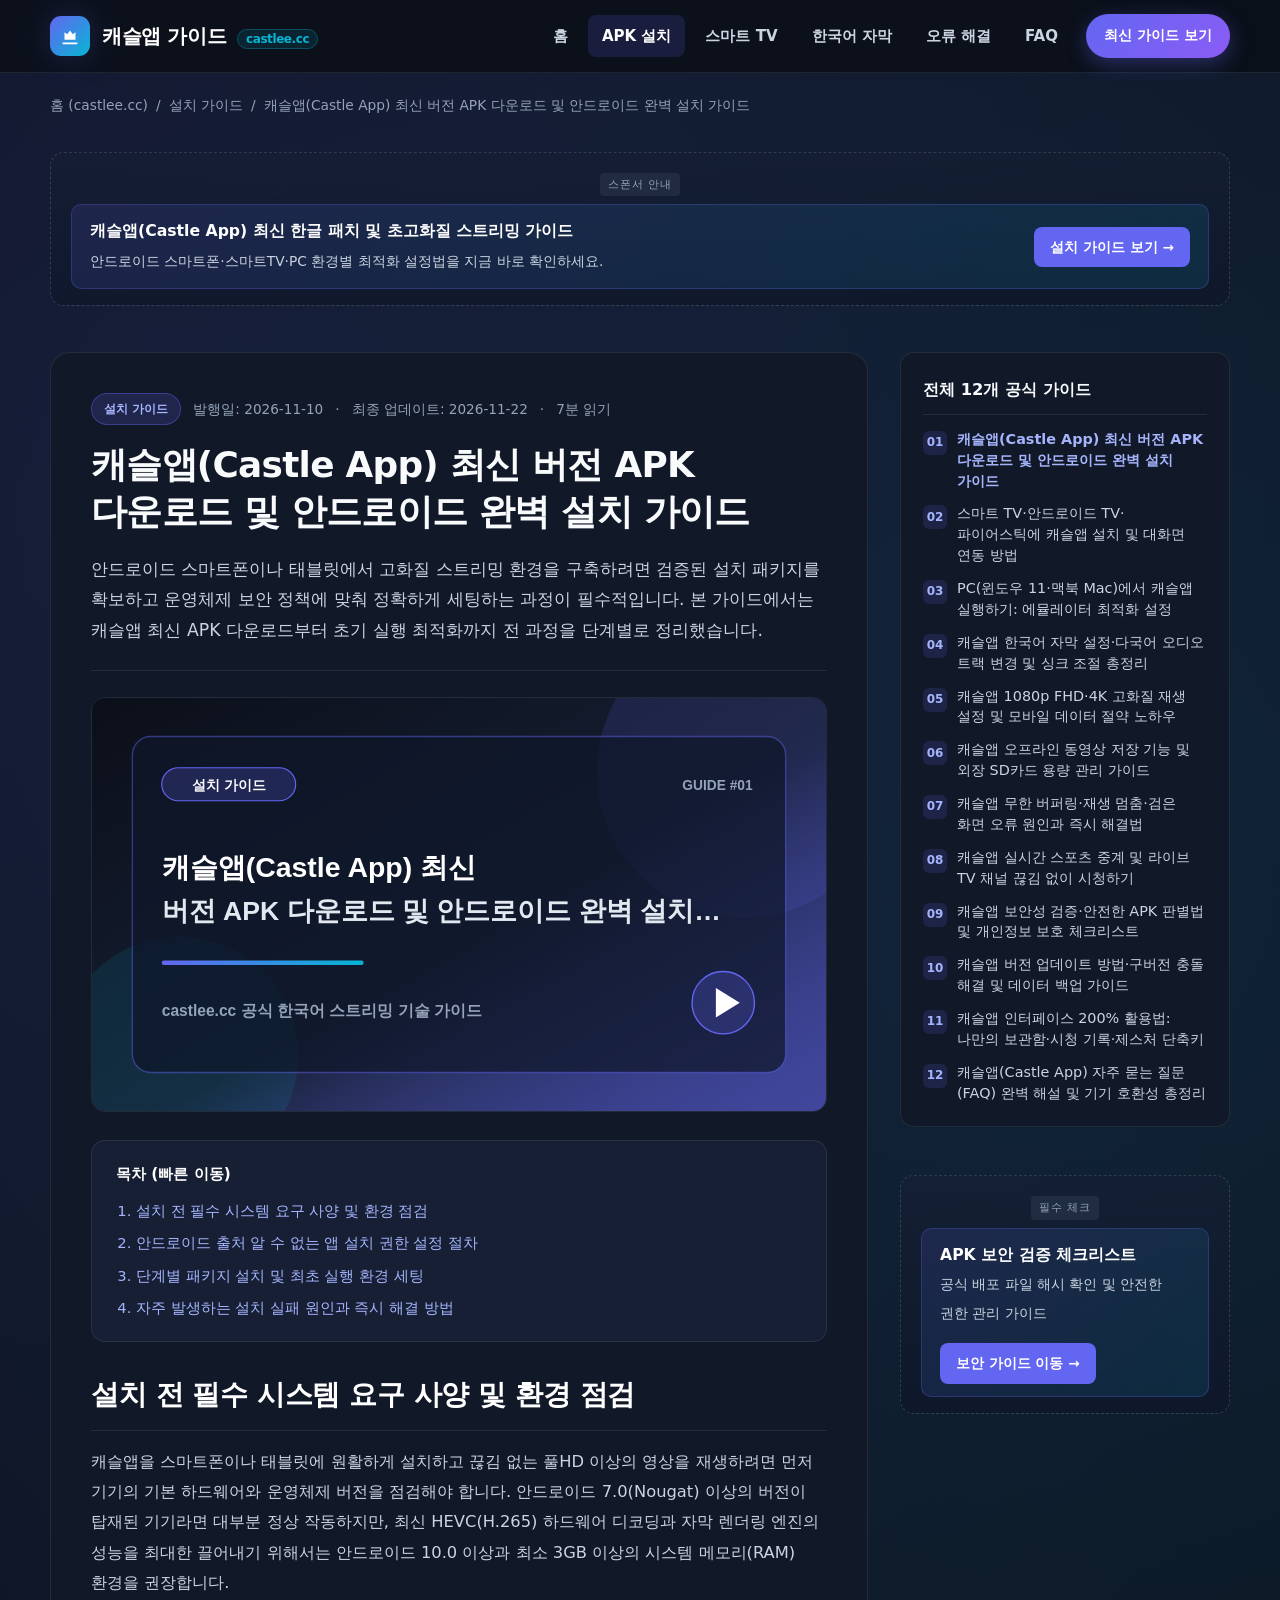
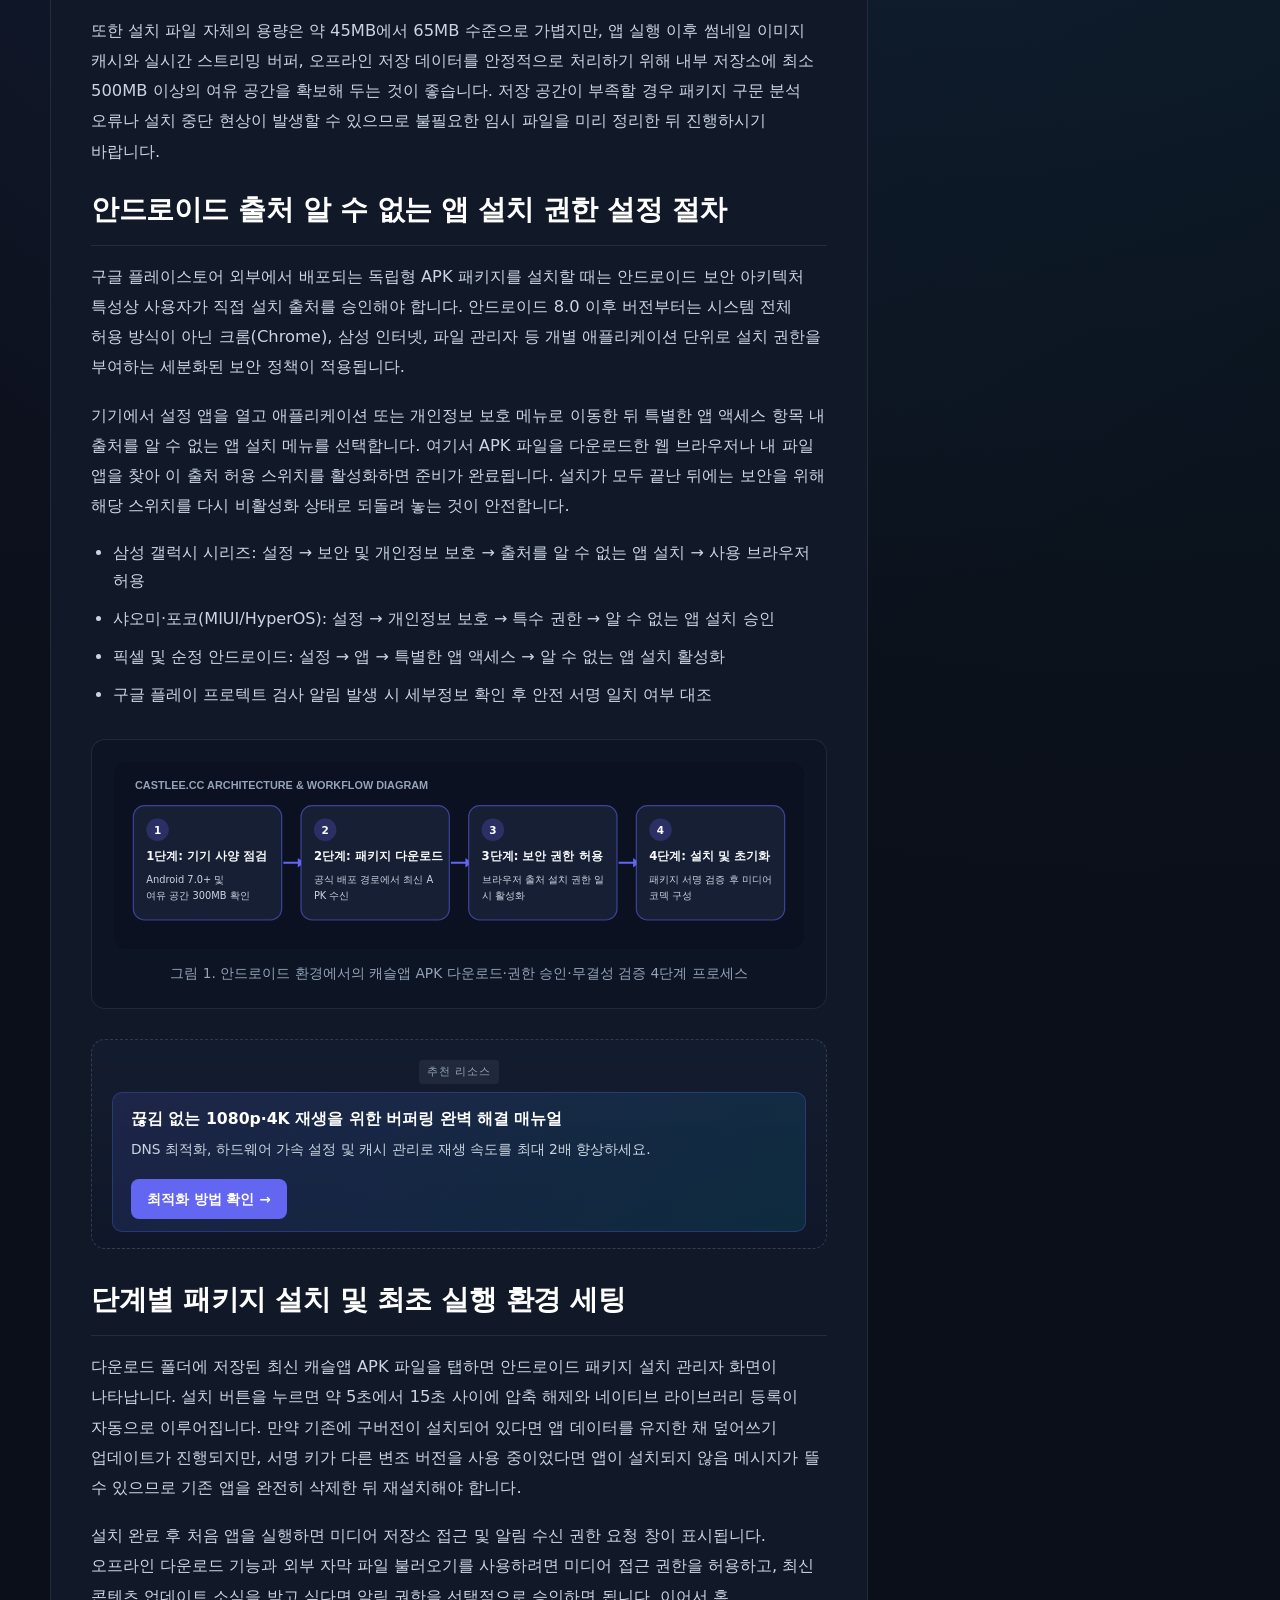
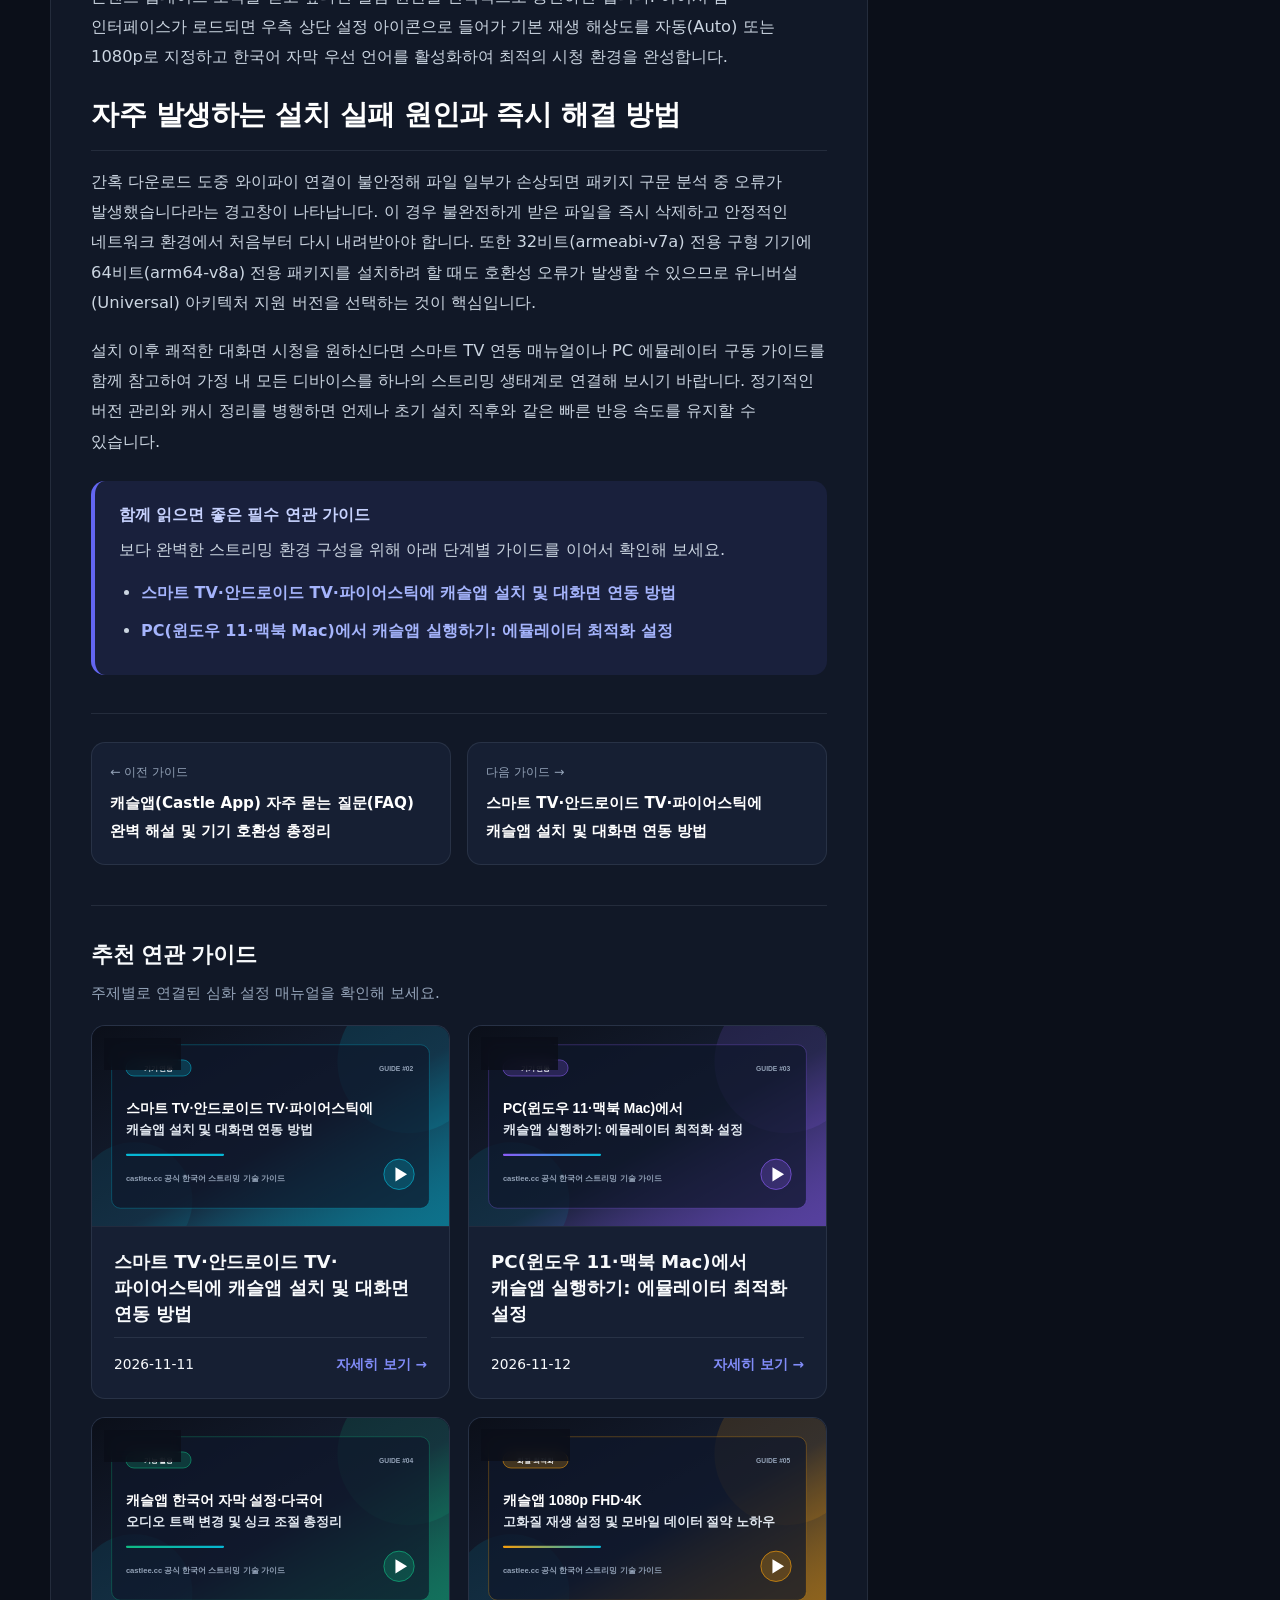
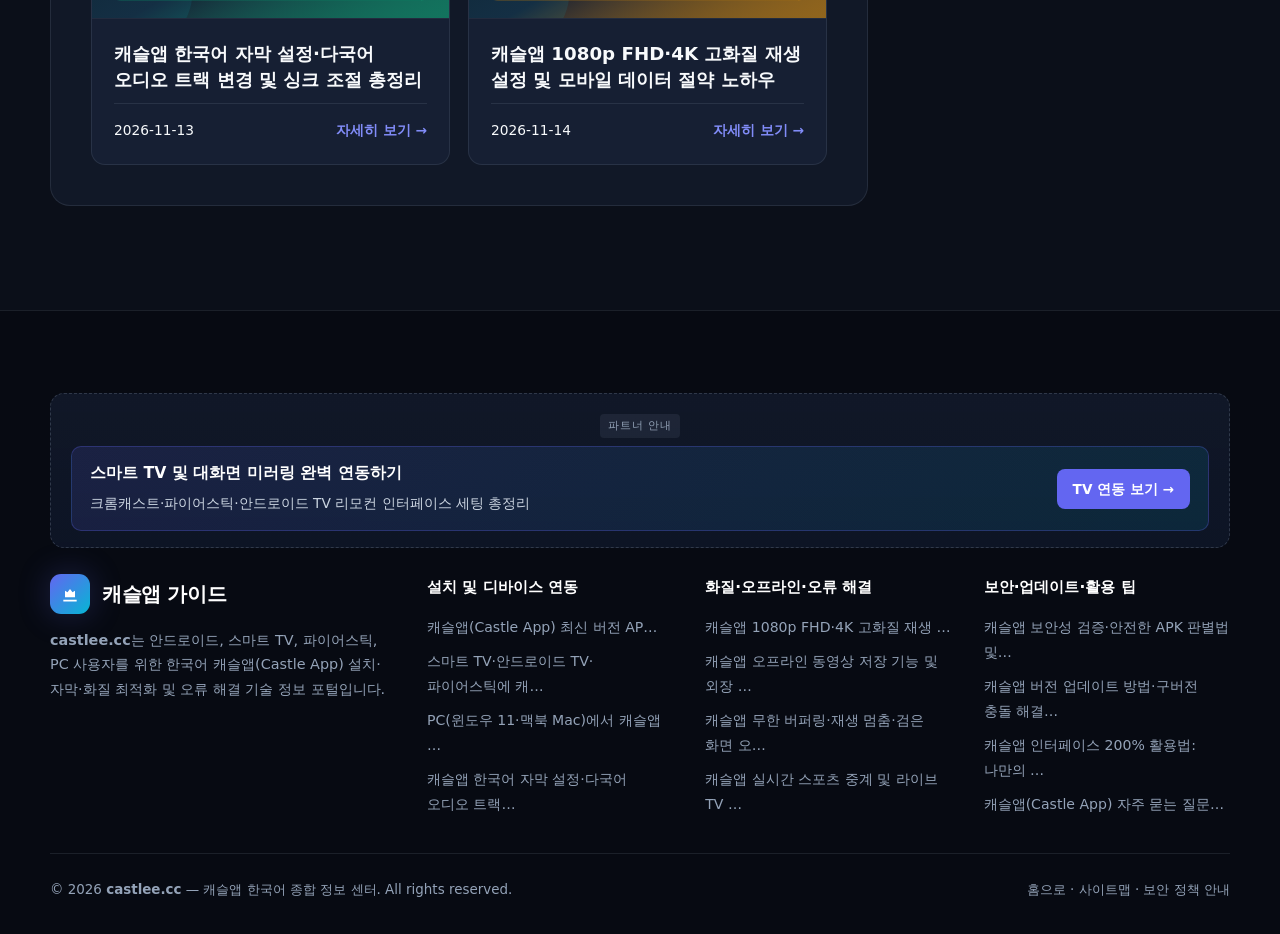
<file: castle-app-apk-download-install.html>
<!DOCTYPE html>
<html lang="ko">
<head>
  <meta charset="UTF-8">
  <meta name="viewport" content="width=device-width, initial-scale=1.0">
  <title>캐슬앱(Castle App) 최신 버전 APK 다운로드 및 안드로이드 완벽 설치 가이드 | castlee.cc</title>
  <meta name="description" content="안드로이드 스마트폰과 태블릿에서 캐슬앱(Castle App) 최신 APK 파일을 안전하게 다운로드하고 설치하는 단계별 공식 매뉴얼과 오류 해결법을 확인하세요.">
  <meta name="robots" content="index, follow, max-image-preview:large">
  <link rel="canonical" href="https://castlee.cc/castle-app-apk-download-install.html">
  <meta property="og:type" content="article">
  <meta property="og:locale" content="ko_KR">
  <meta property="og:site_name" content="캐슬앱 공식 가이드 (Castlee.cc)">
  <meta property="og:title" content="캐슬앱(Castle App) 최신 버전 APK 다운로드 및 안드로이드 완벽 설치 가이드">
  <meta property="og:description" content="안드로이드 스마트폰과 태블릿에서 캐슬앱(Castle App) 최신 APK 파일을 안전하게 다운로드하고 설치하는 단계별 공식 매뉴얼과 오류 해결법을 확인하세요.">
  <meta property="og:url" content="https://castlee.cc/castle-app-apk-download-install.html">
  <meta property="og:image" content="https://castlee.cc/assets/images/post-01.svg">
  <meta name="twitter:card" content="summary_large_image">
  <meta name="twitter:title" content="캐슬앱(Castle App) 최신 버전 APK 다운로드 및 안드로이드 완벽 설치 가이드">
  <meta name="twitter:description" content="안드로이드 스마트폰과 태블릿에서 캐슬앱(Castle App) 최신 APK 파일을 안전하게 다운로드하고 설치하는 단계별 공식 매뉴얼과 오류 해결법을 확인하세요.">
  <meta name="twitter:image" content="https://castlee.cc/assets/images/post-01.svg">
  <link rel="icon" type="image/svg+xml" href="assets/images/favicon.svg">
  <link rel="stylesheet" href="assets/css/style.css">
  <script type="application/ld+json">{"@context": "https://schema.org", "@graph": [{"@type": "Article", "@id": "https://castlee.cc/castle-app-apk-download-install.html#article", "mainEntityOfPage": {"@type": "WebPage", "@id": "https://castlee.cc/castle-app-apk-download-install.html"}, "headline": "캐슬앱(Castle App) 최신 버전 APK 다운로드 및 안드로이드 완벽 설치 가이드", "description": "안드로이드 스마트폰과 태블릿에서 캐슬앱(Castle App) 최신 APK 파일을 안전하게 다운로드하고 설치하는 단계별 공식 매뉴얼과 오류 해결법을 확인하세요.", "image": "https://castlee.cc/assets/images/post-01.svg", "inLanguage": "ko-KR", "datePublished": "2026-11-10", "dateModified": "2026-11-22", "author": {"@type": "Organization", "name": "Castlee.cc 기술 에디터팀", "url": "https://castlee.cc/"}, "publisher": {"@type": "Organization", "name": "Castlee.cc", "url": "https://castlee.cc/", "logo": {"@type": "ImageObject", "url": "https://castlee.cc/assets/images/post-01.svg"}}}, {"@type": "BreadcrumbList", "@id": "https://castlee.cc/castle-app-apk-download-install.html#breadcrumb", "itemListElement": [{"@type": "ListItem", "position": 1, "name": "홈", "item": "https://castlee.cc/"}, {"@type": "ListItem", "position": 2, "name": "설치 가이드", "item": "https://castlee.cc/#guides"}, {"@type": "ListItem", "position": 3, "name": "캐슬앱(Castle App) 최신 버전 APK 다운로드 및 안드로이드 완벽 설치 가이드", "item": "https://castlee.cc/castle-app-apk-download-install.html"}]}]}</script>
</head>
<body>
  <a class="skip-link" href="#main-content">본문 바로가기</a>
<header class="site-header" role="banner">
  <div class="container header-inner">
    <a href="index.html" class="brand-logo" aria-label="캐슬앱 공식 가이드 홈으로 이동">
      <span class="brand-badge" aria-hidden="true">
        <svg width="22" height="22" viewBox="0 0 24 24" fill="none">
          <path d="M4 19h16v2H4v-2zm2-3h12V8l-3 2-3-4-3 4-3-2v8z" fill="#ffffff"/>
        </svg>
      </span>
      <span>캐슬앱 가이드 <span class="brand-domain">castlee.cc</span></span>
    </a>

    <button class="mobile-menu-btn" id="mobileMenuBtn" aria-expanded="false" aria-controls="mainNav" aria-label="메뉴 열기">
      <svg width="22" height="22" viewBox="0 0 24 24" fill="none" stroke="currentColor" stroke-width="2.2">
        <line x1="3" y1="6" x2="21" y2="6"/><line x1="3" y1="12" x2="21" y2="12"/><line x1="3" y1="18" x2="21" y2="18"/>
      </svg>
    </button>

    <nav class="main-nav" id="mainNav" aria-label="주요 메뉴">
      <a href="index.html" class="nav-link ">홈</a>
      <a href="castle-app-apk-download-install.html" class="nav-link active">APK 설치</a>
      <a href="castle-app-smart-tv-firestick-guide.html" class="nav-link ">스마트 TV</a>
      <a href="castle-app-korean-subtitle-audio-settings.html" class="nav-link ">한국어 자막</a>
      <a href="castle-app-buffering-error-fix.html" class="nav-link ">오류 해결</a>
      <a href="castle-app-faq-complete-guide.html" class="nav-link ">FAQ</a>
      <a href="castle-app-apk-download-install.html" class="nav-cta">최신 가이드 보기</a>
    </nav>
  </div>
</header>

  <main id="main-content" class="container">
    <nav class="breadcrumb-nav" aria-label="경로 안내">
      <ol class="breadcrumb-list">
        <li><a href="index.html">홈 (castlee.cc)</a></li>
        <li aria-hidden="true">/</li>
        <li><a href="index.html#guides">설치 가이드</a></li>
        <li aria-hidden="true">/</li>
        <li aria-current="page">캐슬앱(Castle App) 최신 버전 APK 다운로드 및 안드로이드 완벽 설치 가이드</li>
      </ol>
    </nav>

    <div class="ad-slot-wrapper" data-ad-slot="header-top" aria-label="상단 안내 배너"></div>

    <div class="post-layout">
      <article class="post-main-card">
        <div class="post-header-meta">
          <span class="post-badge">설치 가이드</span>
          <time datetime="2026-11-10">발행일: 2026-11-10</time>
          <span>·</span>
          <span>최종 업데이트: 2026-11-22</span>
          <span>·</span>
          <span>7분 읽기</span>
        </div>

        <h1 class="post-h1">캐슬앱(Castle App) 최신 버전 APK 다운로드 및 안드로이드 완벽 설치 가이드</h1>
        <p class="post-lead">안드로이드 스마트폰이나 태블릿에서 고화질 스트리밍 환경을 구축하려면 검증된 설치 패키지를 확보하고 운영체제 보안 정책에 맞춰 정확하게 세팅하는 과정이 필수적입니다. 본 가이드에서는 캐슬앱 최신 APK 다운로드부터 초기 실행 최적화까지 전 과정을 단계별로 정리했습니다.</p>

        <div class="post-hero-banner">
          <img class="lazy-img" src="data:image/svg+xml,%3Csvg xmlns='http://www.w3.org/2000/svg' viewBox='0 0 800 450'%3E%3Crect width='800' height='450' fill='%23161f33'/%3E%3C/svg%3E" data-src="assets/images/post-01.svg" alt="캐슬앱(Castle App) 최신 버전 APK 다운로드 및 안드로이드 완벽 설치 가이드" loading="lazy" width="800" height="450">
        </div>

        <nav class="toc-box" aria-label="본문 목차">
          <div class="toc-title">목차 (빠른 이동)</div>
          <ol class="toc-list">
            <li><a href="#section-1">설치 전 필수 시스템 요구 사양 및 환경 점검</a></li><li><a href="#section-2">안드로이드 출처 알 수 없는 앱 설치 권한 설정 절차</a></li><li><a href="#section-3">단계별 패키지 설치 및 최초 실행 환경 세팅</a></li><li><a href="#section-4">자주 발생하는 설치 실패 원인과 즉시 해결 방법</a></li>
          </ol>
        </nav>

        <div class="article-prose">
          <section id="section-1"><h2>설치 전 필수 시스템 요구 사양 및 환경 점검</h2><p>캐슬앱을 스마트폰이나 태블릿에 원활하게 설치하고 끊김 없는 풀HD 이상의 영상을 재생하려면 먼저 기기의 기본 하드웨어와 운영체제 버전을 점검해야 합니다. 안드로이드 7.0(Nougat) 이상의 버전이 탑재된 기기라면 대부분 정상 작동하지만, 최신 HEVC(H.265) 하드웨어 디코딩과 자막 렌더링 엔진의 성능을 최대한 끌어내기 위해서는 안드로이드 10.0 이상과 최소 3GB 이상의 시스템 메모리(RAM) 환경을 권장합니다.</p><p>또한 설치 파일 자체의 용량은 약 45MB에서 65MB 수준으로 가볍지만, 앱 실행 이후 썸네일 이미지 캐시와 실시간 스트리밍 버퍼, 오프라인 저장 데이터를 안정적으로 처리하기 위해 내부 저장소에 최소 500MB 이상의 여유 공간을 확보해 두는 것이 좋습니다. 저장 공간이 부족할 경우 패키지 구문 분석 오류나 설치 중단 현상이 발생할 수 있으므로 불필요한 임시 파일을 미리 정리한 뒤 진행하시기 바랍니다.</p></section><section id="section-2"><h2>안드로이드 출처 알 수 없는 앱 설치 권한 설정 절차</h2><p>구글 플레이스토어 외부에서 배포되는 독립형 APK 패키지를 설치할 때는 안드로이드 보안 아키텍처 특성상 사용자가 직접 설치 출처를 승인해야 합니다. 안드로이드 8.0 이후 버전부터는 시스템 전체 허용 방식이 아닌 크롬(Chrome), 삼성 인터넷, 파일 관리자 등 개별 애플리케이션 단위로 설치 권한을 부여하는 세분화된 보안 정책이 적용됩니다.</p><p>기기에서 설정 앱을 열고 애플리케이션 또는 개인정보 보호 메뉴로 이동한 뒤 특별한 앱 액세스 항목 내 출처를 알 수 없는 앱 설치 메뉴를 선택합니다. 여기서 APK 파일을 다운로드한 웹 브라우저나 내 파일 앱을 찾아 이 출처 허용 스위치를 활성화하면 준비가 완료됩니다. 설치가 모두 끝난 뒤에는 보안을 위해 해당 스위치를 다시 비활성화 상태로 되돌려 놓는 것이 안전합니다.</p><ul><li>삼성 갤럭시 시리즈: 설정 → 보안 및 개인정보 보호 → 출처를 알 수 없는 앱 설치 → 사용 브라우저 허용</li><li>샤오미·포코(MIUI/HyperOS): 설정 → 개인정보 보호 → 특수 권한 → 알 수 없는 앱 설치 승인</li><li>픽셀 및 순정 안드로이드: 설정 → 앱 → 특별한 앱 액세스 → 알 수 없는 앱 설치 활성화</li><li>구글 플레이 프로텍트 검사 알림 발생 시 세부정보 확인 후 안전 서명 일치 여부 대조</li></ul>
                <figure class="diagram-figure">
                  <svg xmlns="http://www.w3.org/2000/svg" viewBox="0 0 856 232" role="img" aria-label="그림 1. 안드로이드 환경에서의 캐슬앱 APK 다운로드·권한 승인·무결성 검증 4단계 프로세스">
  <rect width="856" height="232" rx="16" fill="#0b1120"/>
  <text x="26" y="34" fill="#94a3b8" font-family="Pretendard, Noto Sans KR, sans-serif" font-size="13.5" font-weight="700">CASTLEE.CC ARCHITECTURE &amp; WORKFLOW DIAGRAM</text>
  
    <g>
      <rect x="24" y="54" width="184" height="142" rx="14" fill="#161f33" stroke="#6366f1" stroke-opacity="0.55" stroke-width="1.5"/>
      <circle cx="54" cy="84" r="14" fill="#6366f1" fill-opacity="0.25"/>
      <text x="54" y="89" text-anchor="middle" fill="#ffffff" font-size="13" font-weight="800">1</text>
      <text x="40" y="122" fill="#f8fafc" font-size="14.5" font-weight="700">1단계: 기기 사양 점검</text>
      <text x="40" y="150" fill="#cbd5e1" font-size="12.2">Android 7.0+ 및 </text>
      <text x="40" y="170" fill="#cbd5e1" font-size="12.2">여유 공간 300MB 확인</text>
    </g><line x1="210" y1="125" x2="230" y2="125" stroke="#6366f1" stroke-width="2.5"/><polygon points="228,119 236,125 228,131" fill="#6366f1"/>
    <g>
      <rect x="232" y="54" width="184" height="142" rx="14" fill="#161f33" stroke="#6366f1" stroke-opacity="0.55" stroke-width="1.5"/>
      <circle cx="262" cy="84" r="14" fill="#6366f1" fill-opacity="0.25"/>
      <text x="262" y="89" text-anchor="middle" fill="#ffffff" font-size="13" font-weight="800">2</text>
      <text x="248" y="122" fill="#f8fafc" font-size="14.5" font-weight="700">2단계: 패키지 다운로드</text>
      <text x="248" y="150" fill="#cbd5e1" font-size="12.2">공식 배포 경로에서 최신 A</text>
      <text x="248" y="170" fill="#cbd5e1" font-size="12.2">PK 수신</text>
    </g><line x1="418" y1="125" x2="438" y2="125" stroke="#6366f1" stroke-width="2.5"/><polygon points="436,119 444,125 436,131" fill="#6366f1"/>
    <g>
      <rect x="440" y="54" width="184" height="142" rx="14" fill="#161f33" stroke="#6366f1" stroke-opacity="0.55" stroke-width="1.5"/>
      <circle cx="470" cy="84" r="14" fill="#6366f1" fill-opacity="0.25"/>
      <text x="470" y="89" text-anchor="middle" fill="#ffffff" font-size="13" font-weight="800">3</text>
      <text x="456" y="122" fill="#f8fafc" font-size="14.5" font-weight="700">3단계: 보안 권한 허용</text>
      <text x="456" y="150" fill="#cbd5e1" font-size="12.2">브라우저 출처 설치 권한 일</text>
      <text x="456" y="170" fill="#cbd5e1" font-size="12.2">시 활성화</text>
    </g><line x1="626" y1="125" x2="646" y2="125" stroke="#6366f1" stroke-width="2.5"/><polygon points="644,119 652,125 644,131" fill="#6366f1"/>
    <g>
      <rect x="648" y="54" width="184" height="142" rx="14" fill="#161f33" stroke="#6366f1" stroke-opacity="0.55" stroke-width="1.5"/>
      <circle cx="678" cy="84" r="14" fill="#6366f1" fill-opacity="0.25"/>
      <text x="678" y="89" text-anchor="middle" fill="#ffffff" font-size="13" font-weight="800">4</text>
      <text x="664" y="122" fill="#f8fafc" font-size="14.5" font-weight="700">4단계: 설치 및 초기화</text>
      <text x="664" y="150" fill="#cbd5e1" font-size="12.2">패키지 서명 검증 후 미디어</text>
      <text x="664" y="170" fill="#cbd5e1" font-size="12.2"> 코덱 구성</text>
    </g>
</svg>
                  <figcaption class="diagram-caption">그림 1. 안드로이드 환경에서의 캐슬앱 APK 다운로드·권한 승인·무결성 검증 4단계 프로세스</figcaption>
                </figure>
                <div class="ad-slot-wrapper" data-ad-slot="in-content" aria-label="본문 추천 배너"></div></section><section id="section-3"><h2>단계별 패키지 설치 및 최초 실행 환경 세팅</h2><p>다운로드 폴더에 저장된 최신 캐슬앱 APK 파일을 탭하면 안드로이드 패키지 설치 관리자 화면이 나타납니다. 설치 버튼을 누르면 약 5초에서 15초 사이에 압축 해제와 네이티브 라이브러리 등록이 자동으로 이루어집니다. 만약 기존에 구버전이 설치되어 있다면 앱 데이터를 유지한 채 덮어쓰기 업데이트가 진행되지만, 서명 키가 다른 변조 버전을 사용 중이었다면 앱이 설치되지 않음 메시지가 뜰 수 있으므로 기존 앱을 완전히 삭제한 뒤 재설치해야 합니다.</p><p>설치 완료 후 처음 앱을 실행하면 미디어 저장소 접근 및 알림 수신 권한 요청 창이 표시됩니다. 오프라인 다운로드 기능과 외부 자막 파일 불러오기를 사용하려면 미디어 접근 권한을 허용하고, 최신 콘텐츠 업데이트 소식을 받고 싶다면 알림 권한을 선택적으로 승인하면 됩니다. 이어서 홈 인터페이스가 로드되면 우측 상단 설정 아이콘으로 들어가 기본 재생 해상도를 자동(Auto) 또는 1080p로 지정하고 한국어 자막 우선 언어를 활성화하여 최적의 시청 환경을 완성합니다.</p></section><section id="section-4"><h2>자주 발생하는 설치 실패 원인과 즉시 해결 방법</h2><p>간혹 다운로드 도중 와이파이 연결이 불안정해 파일 일부가 손상되면 패키지 구문 분석 중 오류가 발생했습니다라는 경고창이 나타납니다. 이 경우 불완전하게 받은 파일을 즉시 삭제하고 안정적인 네트워크 환경에서 처음부터 다시 내려받아야 합니다. 또한 32비트(armeabi-v7a) 전용 구형 기기에 64비트(arm64-v8a) 전용 패키지를 설치하려 할 때도 호환성 오류가 발생할 수 있으므로 유니버설(Universal) 아키텍처 지원 버전을 선택하는 것이 핵심입니다.</p><p>설치 이후 쾌적한 대화면 시청을 원하신다면 스마트 TV 연동 매뉴얼이나 PC 에뮬레이터 구동 가이드를 함께 참고하여 가정 내 모든 디바이스를 하나의 스트리밍 생태계로 연결해 보시기 바랍니다. 정기적인 버전 관리와 캐시 정리를 병행하면 언제나 초기 설치 직후와 같은 빠른 반응 속도를 유지할 수 있습니다.</p></section>
          
        <div class="info-callout">
          <div class="info-callout-title">함께 읽으면 좋은 필수 연관 가이드</div>
          <p style="margin-bottom:8px;">보다 완벽한 스트리밍 환경 구성을 위해 아래 단계별 가이드를 이어서 확인해 보세요.</p>
          <ul style="margin-bottom:0;">
            <li><a href="castle-app-smart-tv-firestick-guide.html" style="color:#a5b4fc;font-weight:700;">스마트 TV·안드로이드 TV·파이어스틱에 캐슬앱 설치 및 대화면 연동 방법</a></li>
            <li><a href="castle-app-pc-windows-mac-guide.html" style="color:#a5b4fc;font-weight:700;">PC(윈도우 11·맥북 Mac)에서 캐슬앱 실행하기: 에뮬레이터 최적화 설정</a></li>
          </ul>
        </div>
        </div>

        <nav class="post-prev-next" aria-label="이전 및 다음 포스트 이동">
          <a class="pn-card" href="castle-app-faq-complete-guide.html">
            <span class="pn-label">&larr; 이전 가이드</span>
            <span class="pn-title">캐슬앱(Castle App) 자주 묻는 질문(FAQ) 완벽 해설 및 기기 호환성 총정리</span>
          </a>
          <a class="pn-card" href="castle-app-smart-tv-firestick-guide.html">
            <span class="pn-label">다음 가이드 &rarr;</span>
            <span class="pn-title">스마트 TV·안드로이드 TV·파이어스틱에 캐슬앱 설치 및 대화면 연동 방법</span>
          </a>
        </nav>

        <section class="related-posts-section" aria-label="관련 추천 포스트">
          <h2 class="section-title" style="font-size:1.35rem;margin-bottom:6px;">추천 연관 가이드</h2>
          <p class="section-subtitle">주제별로 연결된 심화 설정 매뉴얼을 확인해 보세요.</p>
          <div class="related-grid">
            
            <article class="post-card">
              <a href="castle-app-smart-tv-firestick-guide.html" class="post-card-thumb">
                <img class="lazy-img" src="data:image/svg+xml,%3Csvg xmlns='http://www.w3.org/2000/svg' viewBox='0 0 800 450'%3E%3Crect width='800' height='450' fill='%23161f33'/%3E%3C/svg%3E" data-src="assets/images/post-02.svg" alt="스마트 TV·안드로이드 TV·파이어스틱에 캐슬앱 설치 및 대화면 연동 방법" loading="lazy" width="800" height="450">
                <span class="post-category-tag">기기 연동</span>
              </a>
              <div class="post-card-body">
                <h3 class="post-card-title"><a href="castle-app-smart-tv-firestick-guide.html">스마트 TV·안드로이드 TV·파이어스틱에 캐슬앱 설치 및 대화면 연동 방법</a></h3>
                <div class="post-card-footer">
                  <span>2026-11-11</span>
                  <a class="read-more-link" href="castle-app-smart-tv-firestick-guide.html">자세히 보기 &rarr;</a>
                </div>
              </div>
            </article>
            <article class="post-card">
              <a href="castle-app-pc-windows-mac-guide.html" class="post-card-thumb">
                <img class="lazy-img" src="data:image/svg+xml,%3Csvg xmlns='http://www.w3.org/2000/svg' viewBox='0 0 800 450'%3E%3Crect width='800' height='450' fill='%23161f33'/%3E%3C/svg%3E" data-src="assets/images/post-03.svg" alt="PC(윈도우 11·맥북 Mac)에서 캐슬앱 실행하기: 에뮬레이터 최적화 설정" loading="lazy" width="800" height="450">
                <span class="post-category-tag">기기 연동</span>
              </a>
              <div class="post-card-body">
                <h3 class="post-card-title"><a href="castle-app-pc-windows-mac-guide.html">PC(윈도우 11·맥북 Mac)에서 캐슬앱 실행하기: 에뮬레이터 최적화 설정</a></h3>
                <div class="post-card-footer">
                  <span>2026-11-12</span>
                  <a class="read-more-link" href="castle-app-pc-windows-mac-guide.html">자세히 보기 &rarr;</a>
                </div>
              </div>
            </article>
            <article class="post-card">
              <a href="castle-app-korean-subtitle-audio-settings.html" class="post-card-thumb">
                <img class="lazy-img" src="data:image/svg+xml,%3Csvg xmlns='http://www.w3.org/2000/svg' viewBox='0 0 800 450'%3E%3Crect width='800' height='450' fill='%23161f33'/%3E%3C/svg%3E" data-src="assets/images/post-04.svg" alt="캐슬앱 한국어 자막 설정·다국어 오디오 트랙 변경 및 싱크 조절 총정리" loading="lazy" width="800" height="450">
                <span class="post-category-tag">기능 활용</span>
              </a>
              <div class="post-card-body">
                <h3 class="post-card-title"><a href="castle-app-korean-subtitle-audio-settings.html">캐슬앱 한국어 자막 설정·다국어 오디오 트랙 변경 및 싱크 조절 총정리</a></h3>
                <div class="post-card-footer">
                  <span>2026-11-13</span>
                  <a class="read-more-link" href="castle-app-korean-subtitle-audio-settings.html">자세히 보기 &rarr;</a>
                </div>
              </div>
            </article>
            <article class="post-card">
              <a href="castle-app-hd-4k-streaming-quality.html" class="post-card-thumb">
                <img class="lazy-img" src="data:image/svg+xml,%3Csvg xmlns='http://www.w3.org/2000/svg' viewBox='0 0 800 450'%3E%3Crect width='800' height='450' fill='%23161f33'/%3E%3C/svg%3E" data-src="assets/images/post-05.svg" alt="캐슬앱 1080p FHD·4K 고화질 재생 설정 및 모바일 데이터 절약 노하우" loading="lazy" width="800" height="450">
                <span class="post-category-tag">화질·최적화</span>
              </a>
              <div class="post-card-body">
                <h3 class="post-card-title"><a href="castle-app-hd-4k-streaming-quality.html">캐슬앱 1080p FHD·4K 고화질 재생 설정 및 모바일 데이터 절약 노하우</a></h3>
                <div class="post-card-footer">
                  <span>2026-11-14</span>
                  <a class="read-more-link" href="castle-app-hd-4k-streaming-quality.html">자세히 보기 &rarr;</a>
                </div>
              </div>
            </article>
          </div>
        </section>
      </article>

      <aside class="post-sidebar" aria-label="전체 가이드 목록 사이드바">
        <div class="sidebar-widget">
          <h2 class="widget-title">전체 12개 공식 가이드</h2>
          <ul class="sidebar-post-list">
            <li><a class="current" href="castle-app-apk-download-install.html"><span class="sidebar-num">01</span><span>캐슬앱(Castle App) 최신 버전 APK 다운로드 및 안드로이드 완벽 설치 가이드</span></a></li><li><a class="" href="castle-app-smart-tv-firestick-guide.html"><span class="sidebar-num">02</span><span>스마트 TV·안드로이드 TV·파이어스틱에 캐슬앱 설치 및 대화면 연동 방법</span></a></li><li><a class="" href="castle-app-pc-windows-mac-guide.html"><span class="sidebar-num">03</span><span>PC(윈도우 11·맥북 Mac)에서 캐슬앱 실행하기: 에뮬레이터 최적화 설정</span></a></li><li><a class="" href="castle-app-korean-subtitle-audio-settings.html"><span class="sidebar-num">04</span><span>캐슬앱 한국어 자막 설정·다국어 오디오 트랙 변경 및 싱크 조절 총정리</span></a></li><li><a class="" href="castle-app-hd-4k-streaming-quality.html"><span class="sidebar-num">05</span><span>캐슬앱 1080p FHD·4K 고화질 재생 설정 및 모바일 데이터 절약 노하우</span></a></li><li><a class="" href="castle-app-offline-download-storage-guide.html"><span class="sidebar-num">06</span><span>캐슬앱 오프라인 동영상 저장 기능 및 외장 SD카드 용량 관리 가이드</span></a></li><li><a class="" href="castle-app-buffering-error-fix.html"><span class="sidebar-num">07</span><span>캐슬앱 무한 버퍼링·재생 멈춤·검은 화면 오류 원인과 즉시 해결법</span></a></li><li><a class="" href="castle-app-live-sports-channels-guide.html"><span class="sidebar-num">08</span><span>캐슬앱 실시간 스포츠 중계 및 라이브 TV 채널 끊김 없이 시청하기</span></a></li><li><a class="" href="castle-app-security-privacy-safety.html"><span class="sidebar-num">09</span><span>캐슬앱 보안성 검증·안전한 APK 판별법 및 개인정보 보호 체크리스트</span></a></li><li><a class="" href="castle-app-update-version-history-guide.html"><span class="sidebar-num">10</span><span>캐슬앱 버전 업데이트 방법·구버전 충돌 해결 및 데이터 백업 가이드</span></a></li><li><a class="" href="castle-app-ui-features-watchlist-guide.html"><span class="sidebar-num">11</span><span>캐슬앱 인터페이스 200% 활용법: 나만의 보관함·시청 기록·제스처 단축키</span></a></li><li><a class="" href="castle-app-faq-complete-guide.html"><span class="sidebar-num">12</span><span>캐슬앱(Castle App) 자주 묻는 질문(FAQ) 완벽 해설 및 기기 호환성 총정리</span></a></li>
          </ul>
        </div>
        <div class="ad-slot-wrapper" data-ad-slot="sidebar-box" aria-label="사이드바 안내 배너"></div>
      </aside>
    </div>
  </main>

  <footer class="site-footer" role="contentinfo">
  <div class="container">
    <div class="ad-slot-wrapper" data-ad-slot="footer-banner" aria-label="하단 안내 배너"></div>
    <div class="footer-grid">
      <div>
        <a href="index.html" class="brand-logo">
          <span class="brand-badge" aria-hidden="true">
            <svg width="20" height="20" viewBox="0 0 24 24" fill="none">
              <path d="M4 19h16v2H4v-2zm2-3h12V8l-3 2-3-4-3 4-3-2v8z" fill="#ffffff"/>
            </svg>
          </span>
          <span>캐슬앱 가이드</span>
        </a>
        <p class="footer-desc">
          <strong>castlee.cc</strong>는 안드로이드, 스마트 TV, 파이어스틱, PC 사용자를 위한 한국어 캐슬앱(Castle App) 설치·자막·화질 최적화 및 오류 해결 기술 정보 포털입니다.
        </p>
      </div>
      <div>
        <h3 class="footer-heading">설치 및 디바이스 연동</h3>
        <ul class="footer-links"><li><a href="castle-app-apk-download-install.html">캐슬앱(Castle App) 최신 버전 AP…</a></li><li><a href="castle-app-smart-tv-firestick-guide.html">스마트 TV·안드로이드 TV·파이어스틱에 캐…</a></li><li><a href="castle-app-pc-windows-mac-guide.html">PC(윈도우 11·맥북 Mac)에서 캐슬앱 …</a></li><li><a href="castle-app-korean-subtitle-audio-settings.html">캐슬앱 한국어 자막 설정·다국어 오디오 트랙…</a></li></ul>
      </div>
      <div>
        <h3 class="footer-heading">화질·오프라인·오류 해결</h3>
        <ul class="footer-links"><li><a href="castle-app-hd-4k-streaming-quality.html">캐슬앱 1080p FHD·4K 고화질 재생 …</a></li><li><a href="castle-app-offline-download-storage-guide.html">캐슬앱 오프라인 동영상 저장 기능 및 외장 …</a></li><li><a href="castle-app-buffering-error-fix.html">캐슬앱 무한 버퍼링·재생 멈춤·검은 화면 오…</a></li><li><a href="castle-app-live-sports-channels-guide.html">캐슬앱 실시간 스포츠 중계 및 라이브 TV …</a></li></ul>
      </div>
      <div>
        <h3 class="footer-heading">보안·업데이트·활용 팁</h3>
        <ul class="footer-links"><li><a href="castle-app-security-privacy-safety.html">캐슬앱 보안성 검증·안전한 APK 판별법 및…</a></li><li><a href="castle-app-update-version-history-guide.html">캐슬앱 버전 업데이트 방법·구버전 충돌 해결…</a></li><li><a href="castle-app-ui-features-watchlist-guide.html">캐슬앱 인터페이스 200% 활용법: 나만의 …</a></li><li><a href="castle-app-faq-complete-guide.html">캐슬앱(Castle App) 자주 묻는 질문…</a></li></ul>
      </div>
    </div>
    <div class="footer-bottom">
      <span>&copy; 2026 <strong>castlee.cc</strong> — 캐슬앱 한국어 종합 정보 센터. All rights reserved.</span>
      <span><a href="index.html">홈으로</a> · <a href="sitemap.xml">사이트맵</a> · <a href="castle-app-security-privacy-safety.html">보안 정책 안내</a></span>
    </div>
  </div>
</footer>
<script src="assets/js/ads.js" defer></script>
<script src="assets/js/main.js" defer></script>
</body>
</html>
</file>
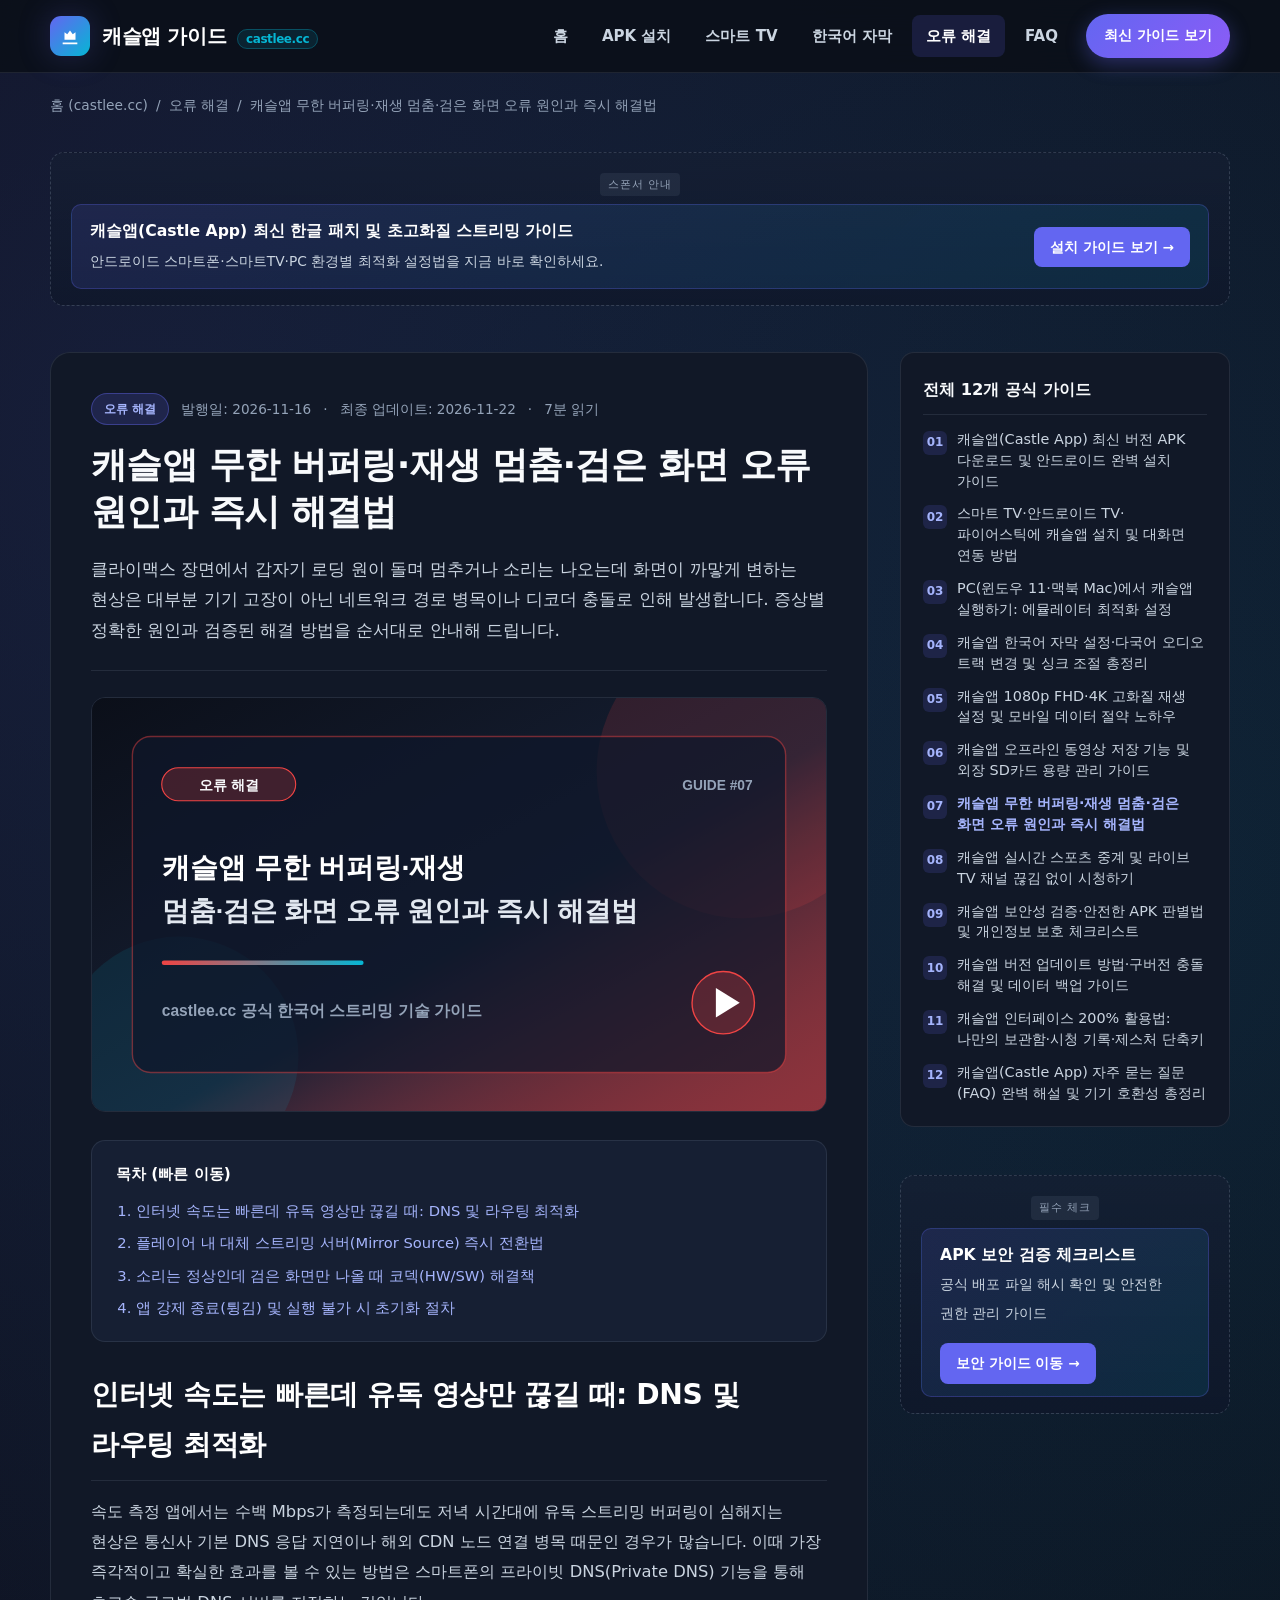
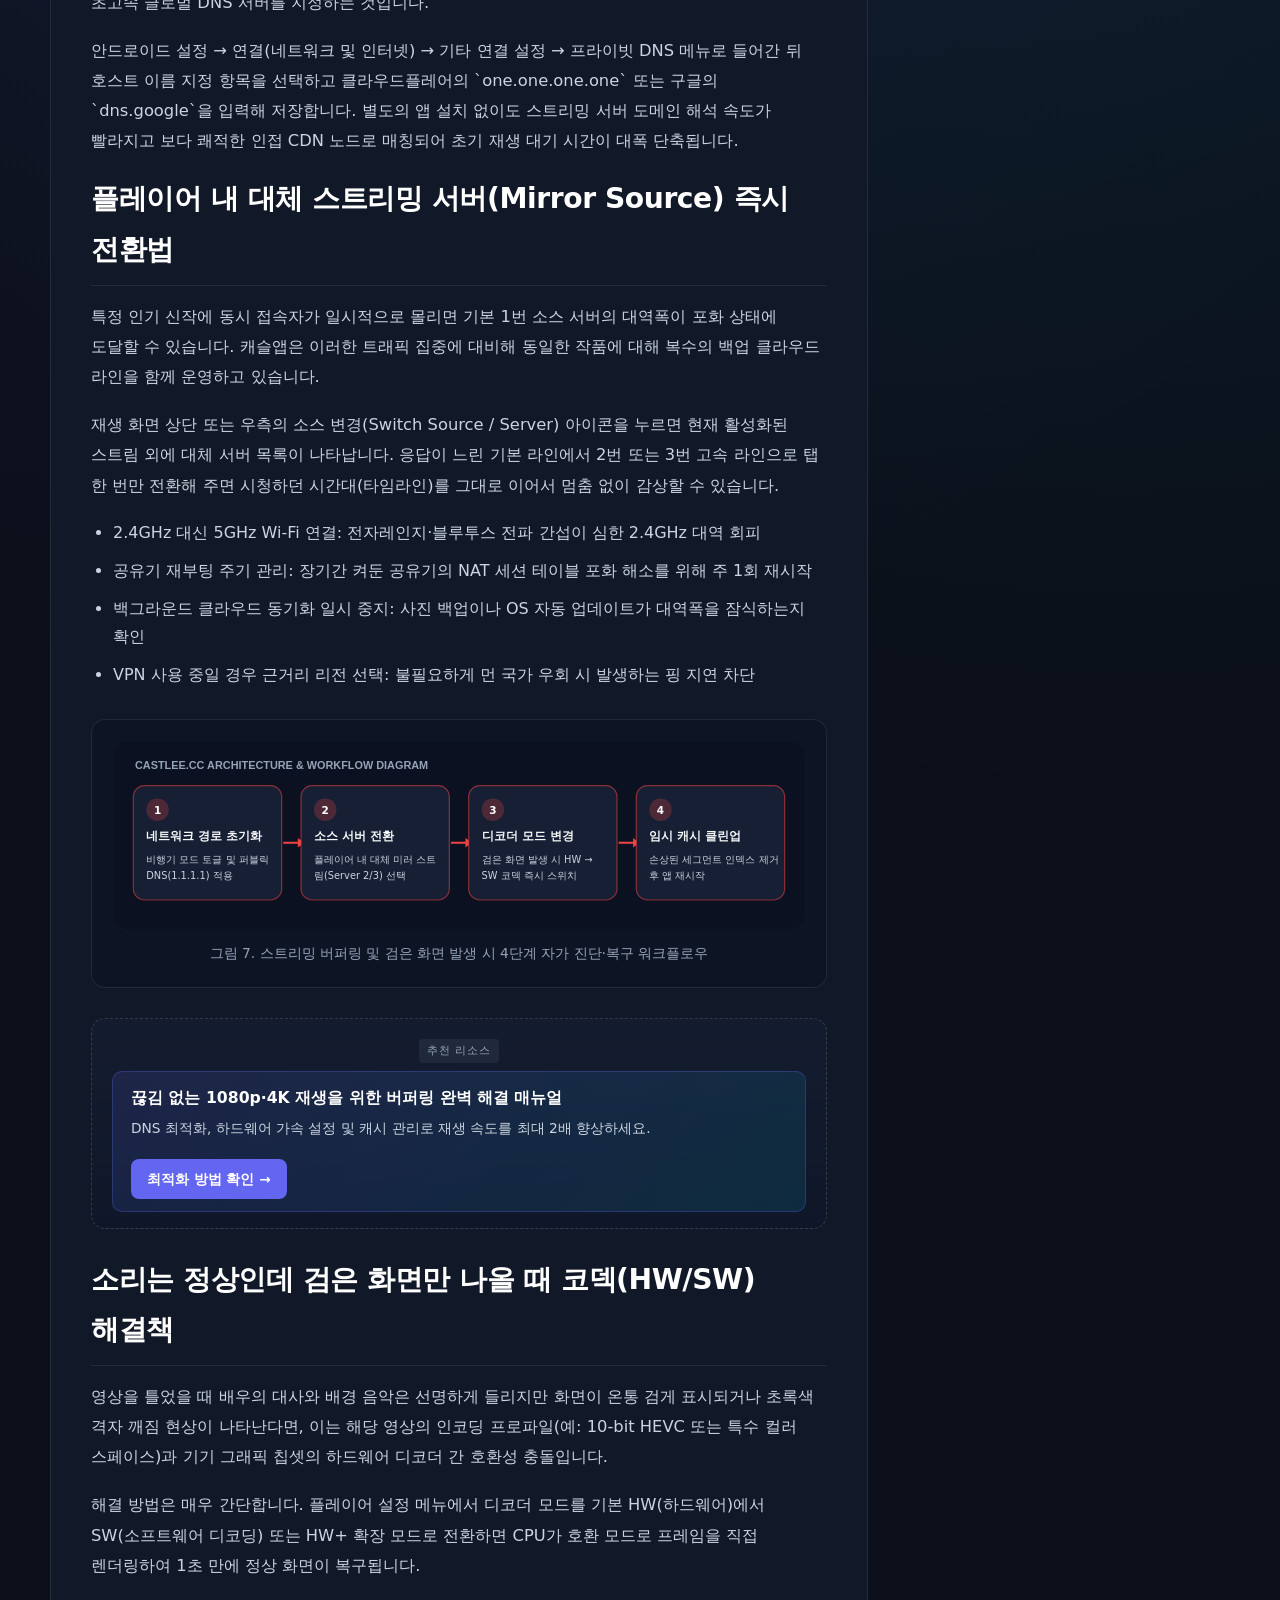
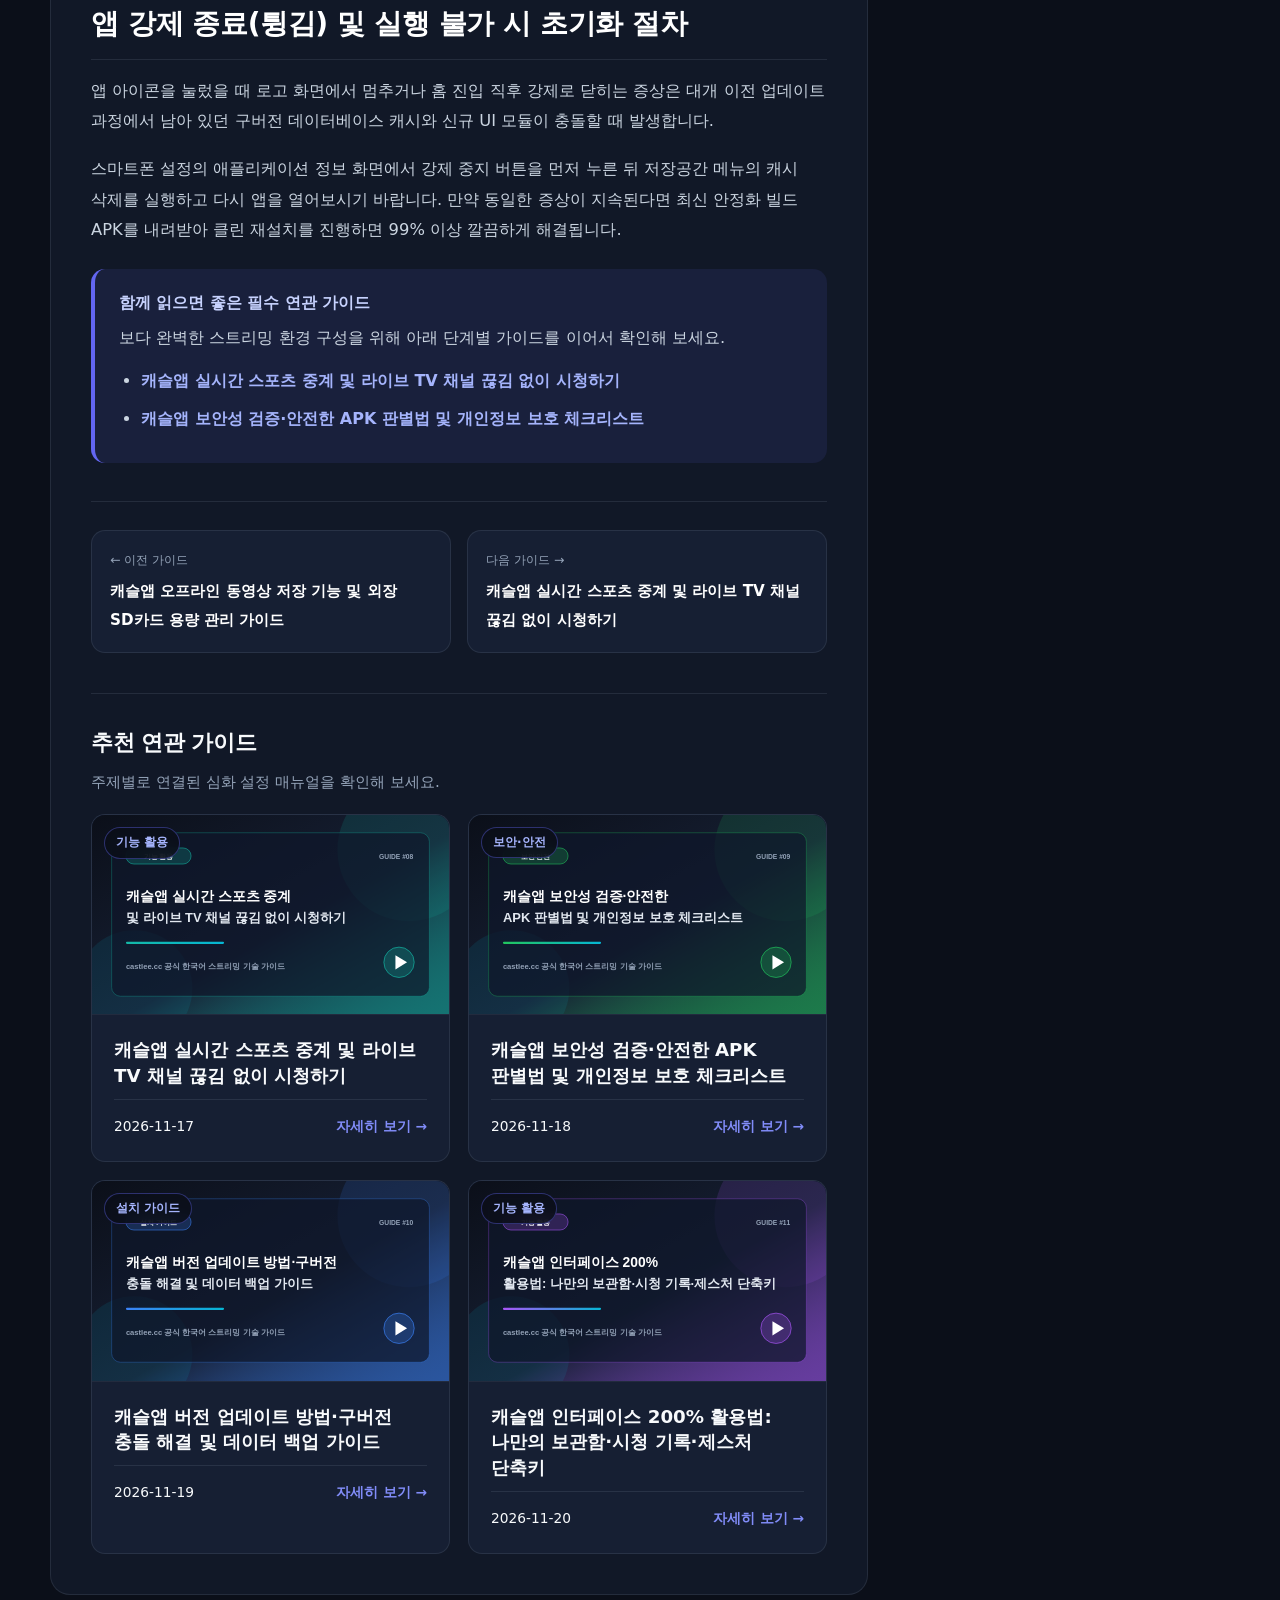
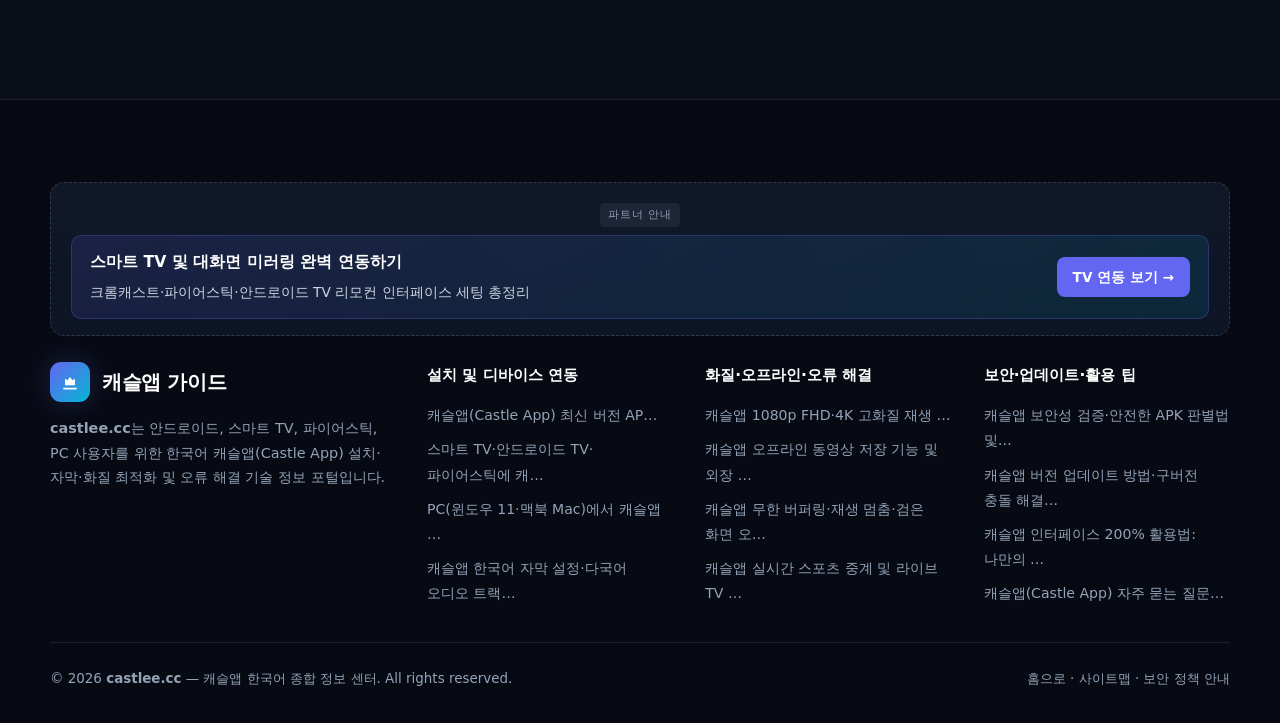
<file: castle-app-buffering-error-fix.html>
<!DOCTYPE html>
<html lang="ko">
<head>
  <meta charset="UTF-8">
  <meta name="viewport" content="width=device-width, initial-scale=1.0">
  <title>캐슬앱 무한 버퍼링·재생 멈춤·검은 화면 오류 원인과 즉시 해결법 | castlee.cc</title>
  <meta name="description" content="캐슬앱 시청 중 발생하는 무한 로딩, 재생 끊김, 검은 화면 소리만 나옴, 서버 연결 실패 오류를 1분 만에 진단하고 해결하는 실전 가이드입니다.">
  <meta name="robots" content="index, follow, max-image-preview:large">
  <link rel="canonical" href="https://castlee.cc/castle-app-buffering-error-fix.html">
  <meta property="og:type" content="article">
  <meta property="og:locale" content="ko_KR">
  <meta property="og:site_name" content="캐슬앱 공식 가이드 (Castlee.cc)">
  <meta property="og:title" content="캐슬앱 무한 버퍼링·재생 멈춤·검은 화면 오류 원인과 즉시 해결법">
  <meta property="og:description" content="캐슬앱 시청 중 발생하는 무한 로딩, 재생 끊김, 검은 화면 소리만 나옴, 서버 연결 실패 오류를 1분 만에 진단하고 해결하는 실전 가이드입니다.">
  <meta property="og:url" content="https://castlee.cc/castle-app-buffering-error-fix.html">
  <meta property="og:image" content="https://castlee.cc/assets/images/post-07.svg">
  <meta name="twitter:card" content="summary_large_image">
  <meta name="twitter:title" content="캐슬앱 무한 버퍼링·재생 멈춤·검은 화면 오류 원인과 즉시 해결법">
  <meta name="twitter:description" content="캐슬앱 시청 중 발생하는 무한 로딩, 재생 끊김, 검은 화면 소리만 나옴, 서버 연결 실패 오류를 1분 만에 진단하고 해결하는 실전 가이드입니다.">
  <meta name="twitter:image" content="https://castlee.cc/assets/images/post-07.svg">
  <link rel="icon" type="image/svg+xml" href="assets/images/favicon.svg">
  <link rel="stylesheet" href="assets/css/style.css">
  <script type="application/ld+json">{"@context": "https://schema.org", "@graph": [{"@type": "Article", "@id": "https://castlee.cc/castle-app-buffering-error-fix.html#article", "mainEntityOfPage": {"@type": "WebPage", "@id": "https://castlee.cc/castle-app-buffering-error-fix.html"}, "headline": "캐슬앱 무한 버퍼링·재생 멈춤·검은 화면 오류 원인과 즉시 해결법", "description": "캐슬앱 시청 중 발생하는 무한 로딩, 재생 끊김, 검은 화면 소리만 나옴, 서버 연결 실패 오류를 1분 만에 진단하고 해결하는 실전 가이드입니다.", "image": "https://castlee.cc/assets/images/post-07.svg", "inLanguage": "ko-KR", "datePublished": "2026-11-16", "dateModified": "2026-11-22", "author": {"@type": "Organization", "name": "Castlee.cc 기술 에디터팀", "url": "https://castlee.cc/"}, "publisher": {"@type": "Organization", "name": "Castlee.cc", "url": "https://castlee.cc/", "logo": {"@type": "ImageObject", "url": "https://castlee.cc/assets/images/post-01.svg"}}}, {"@type": "BreadcrumbList", "@id": "https://castlee.cc/castle-app-buffering-error-fix.html#breadcrumb", "itemListElement": [{"@type": "ListItem", "position": 1, "name": "홈", "item": "https://castlee.cc/"}, {"@type": "ListItem", "position": 2, "name": "오류 해결", "item": "https://castlee.cc/#guides"}, {"@type": "ListItem", "position": 3, "name": "캐슬앱 무한 버퍼링·재생 멈춤·검은 화면 오류 원인과 즉시 해결법", "item": "https://castlee.cc/castle-app-buffering-error-fix.html"}]}]}</script>
</head>
<body>
  <a class="skip-link" href="#main-content">본문 바로가기</a>
<header class="site-header" role="banner">
  <div class="container header-inner">
    <a href="index.html" class="brand-logo" aria-label="캐슬앱 공식 가이드 홈으로 이동">
      <span class="brand-badge" aria-hidden="true">
        <svg width="22" height="22" viewBox="0 0 24 24" fill="none">
          <path d="M4 19h16v2H4v-2zm2-3h12V8l-3 2-3-4-3 4-3-2v8z" fill="#ffffff"/>
        </svg>
      </span>
      <span>캐슬앱 가이드 <span class="brand-domain">castlee.cc</span></span>
    </a>

    <button class="mobile-menu-btn" id="mobileMenuBtn" aria-expanded="false" aria-controls="mainNav" aria-label="메뉴 열기">
      <svg width="22" height="22" viewBox="0 0 24 24" fill="none" stroke="currentColor" stroke-width="2.2">
        <line x1="3" y1="6" x2="21" y2="6"/><line x1="3" y1="12" x2="21" y2="12"/><line x1="3" y1="18" x2="21" y2="18"/>
      </svg>
    </button>

    <nav class="main-nav" id="mainNav" aria-label="주요 메뉴">
      <a href="index.html" class="nav-link ">홈</a>
      <a href="castle-app-apk-download-install.html" class="nav-link ">APK 설치</a>
      <a href="castle-app-smart-tv-firestick-guide.html" class="nav-link ">스마트 TV</a>
      <a href="castle-app-korean-subtitle-audio-settings.html" class="nav-link ">한국어 자막</a>
      <a href="castle-app-buffering-error-fix.html" class="nav-link active">오류 해결</a>
      <a href="castle-app-faq-complete-guide.html" class="nav-link ">FAQ</a>
      <a href="castle-app-apk-download-install.html" class="nav-cta">최신 가이드 보기</a>
    </nav>
  </div>
</header>

  <main id="main-content" class="container">
    <nav class="breadcrumb-nav" aria-label="경로 안내">
      <ol class="breadcrumb-list">
        <li><a href="index.html">홈 (castlee.cc)</a></li>
        <li aria-hidden="true">/</li>
        <li><a href="index.html#guides">오류 해결</a></li>
        <li aria-hidden="true">/</li>
        <li aria-current="page">캐슬앱 무한 버퍼링·재생 멈춤·검은 화면 오류 원인과 즉시 해결법</li>
      </ol>
    </nav>

    <div class="ad-slot-wrapper" data-ad-slot="header-top" aria-label="상단 안내 배너"></div>

    <div class="post-layout">
      <article class="post-main-card">
        <div class="post-header-meta">
          <span class="post-badge">오류 해결</span>
          <time datetime="2026-11-16">발행일: 2026-11-16</time>
          <span>·</span>
          <span>최종 업데이트: 2026-11-22</span>
          <span>·</span>
          <span>7분 읽기</span>
        </div>

        <h1 class="post-h1">캐슬앱 무한 버퍼링·재생 멈춤·검은 화면 오류 원인과 즉시 해결법</h1>
        <p class="post-lead">클라이맥스 장면에서 갑자기 로딩 원이 돌며 멈추거나 소리는 나오는데 화면이 까맣게 변하는 현상은 대부분 기기 고장이 아닌 네트워크 경로 병목이나 디코더 충돌로 인해 발생합니다. 증상별 정확한 원인과 검증된 해결 방법을 순서대로 안내해 드립니다.</p>

        <div class="post-hero-banner">
          <img class="lazy-img" src="data:image/svg+xml,%3Csvg xmlns='http://www.w3.org/2000/svg' viewBox='0 0 800 450'%3E%3Crect width='800' height='450' fill='%23161f33'/%3E%3C/svg%3E" data-src="assets/images/post-07.svg" alt="캐슬앱 무한 버퍼링·재생 멈춤·검은 화면 오류 원인과 즉시 해결법" loading="lazy" width="800" height="450">
        </div>

        <nav class="toc-box" aria-label="본문 목차">
          <div class="toc-title">목차 (빠른 이동)</div>
          <ol class="toc-list">
            <li><a href="#section-1">인터넷 속도는 빠른데 유독 영상만 끊길 때: DNS 및 라우팅 최적화</a></li><li><a href="#section-2">플레이어 내 대체 스트리밍 서버(Mirror Source) 즉시 전환법</a></li><li><a href="#section-3">소리는 정상인데 검은 화면만 나올 때 코덱(HW/SW) 해결책</a></li><li><a href="#section-4">앱 강제 종료(튕김) 및 실행 불가 시 초기화 절차</a></li>
          </ol>
        </nav>

        <div class="article-prose">
          <section id="section-1"><h2>인터넷 속도는 빠른데 유독 영상만 끊길 때: DNS 및 라우팅 최적화</h2><p>속도 측정 앱에서는 수백 Mbps가 측정되는데도 저녁 시간대에 유독 스트리밍 버퍼링이 심해지는 현상은 통신사 기본 DNS 응답 지연이나 해외 CDN 노드 연결 병목 때문인 경우가 많습니다. 이때 가장 즉각적이고 확실한 효과를 볼 수 있는 방법은 스마트폰의 프라이빗 DNS(Private DNS) 기능을 통해 초고속 글로벌 DNS 서버를 지정하는 것입니다.</p><p>안드로이드 설정 → 연결(네트워크 및 인터넷) → 기타 연결 설정 → 프라이빗 DNS 메뉴로 들어간 뒤 호스트 이름 지정 항목을 선택하고 클라우드플레어의 `one.one.one.one` 또는 구글의 `dns.google`을 입력해 저장합니다. 별도의 앱 설치 없이도 스트리밍 서버 도메인 해석 속도가 빨라지고 보다 쾌적한 인접 CDN 노드로 매칭되어 초기 재생 대기 시간이 대폭 단축됩니다.</p></section><section id="section-2"><h2>플레이어 내 대체 스트리밍 서버(Mirror Source) 즉시 전환법</h2><p>특정 인기 신작에 동시 접속자가 일시적으로 몰리면 기본 1번 소스 서버의 대역폭이 포화 상태에 도달할 수 있습니다. 캐슬앱은 이러한 트래픽 집중에 대비해 동일한 작품에 대해 복수의 백업 클라우드 라인을 함께 운영하고 있습니다.</p><p>재생 화면 상단 또는 우측의 소스 변경(Switch Source / Server) 아이콘을 누르면 현재 활성화된 스트림 외에 대체 서버 목록이 나타납니다. 응답이 느린 기본 라인에서 2번 또는 3번 고속 라인으로 탭 한 번만 전환해 주면 시청하던 시간대(타임라인)를 그대로 이어서 멈춤 없이 감상할 수 있습니다.</p><ul><li>2.4GHz 대신 5GHz Wi-Fi 연결: 전자레인지·블루투스 전파 간섭이 심한 2.4GHz 대역 회피</li><li>공유기 재부팅 주기 관리: 장기간 켜둔 공유기의 NAT 세션 테이블 포화 해소를 위해 주 1회 재시작</li><li>백그라운드 클라우드 동기화 일시 중지: 사진 백업이나 OS 자동 업데이트가 대역폭을 잠식하는지 확인</li><li>VPN 사용 중일 경우 근거리 리전 선택: 불필요하게 먼 국가 우회 시 발생하는 핑 지연 차단</li></ul>
                <figure class="diagram-figure">
                  <svg xmlns="http://www.w3.org/2000/svg" viewBox="0 0 856 232" role="img" aria-label="그림 7. 스트리밍 버퍼링 및 검은 화면 발생 시 4단계 자가 진단·복구 워크플로우">
  <rect width="856" height="232" rx="16" fill="#0b1120"/>
  <text x="26" y="34" fill="#94a3b8" font-family="Pretendard, Noto Sans KR, sans-serif" font-size="13.5" font-weight="700">CASTLEE.CC ARCHITECTURE &amp; WORKFLOW DIAGRAM</text>
  
    <g>
      <rect x="24" y="54" width="184" height="142" rx="14" fill="#161f33" stroke="#ef4444" stroke-opacity="0.55" stroke-width="1.5"/>
      <circle cx="54" cy="84" r="14" fill="#ef4444" fill-opacity="0.25"/>
      <text x="54" y="89" text-anchor="middle" fill="#ffffff" font-size="13" font-weight="800">1</text>
      <text x="40" y="122" fill="#f8fafc" font-size="14.5" font-weight="700">네트워크 경로 초기화</text>
      <text x="40" y="150" fill="#cbd5e1" font-size="12.2">비행기 모드 토글 및 퍼블릭</text>
      <text x="40" y="170" fill="#cbd5e1" font-size="12.2"> DNS(1.1.1.1) 적용</text>
    </g><line x1="210" y1="125" x2="230" y2="125" stroke="#ef4444" stroke-width="2.5"/><polygon points="228,119 236,125 228,131" fill="#ef4444"/>
    <g>
      <rect x="232" y="54" width="184" height="142" rx="14" fill="#161f33" stroke="#ef4444" stroke-opacity="0.55" stroke-width="1.5"/>
      <circle cx="262" cy="84" r="14" fill="#ef4444" fill-opacity="0.25"/>
      <text x="262" y="89" text-anchor="middle" fill="#ffffff" font-size="13" font-weight="800">2</text>
      <text x="248" y="122" fill="#f8fafc" font-size="14.5" font-weight="700">소스 서버 전환</text>
      <text x="248" y="150" fill="#cbd5e1" font-size="12.2">플레이어 내 대체 미러 스트</text>
      <text x="248" y="170" fill="#cbd5e1" font-size="12.2">림(Server 2/3) 선택</text>
    </g><line x1="418" y1="125" x2="438" y2="125" stroke="#ef4444" stroke-width="2.5"/><polygon points="436,119 444,125 436,131" fill="#ef4444"/>
    <g>
      <rect x="440" y="54" width="184" height="142" rx="14" fill="#161f33" stroke="#ef4444" stroke-opacity="0.55" stroke-width="1.5"/>
      <circle cx="470" cy="84" r="14" fill="#ef4444" fill-opacity="0.25"/>
      <text x="470" y="89" text-anchor="middle" fill="#ffffff" font-size="13" font-weight="800">3</text>
      <text x="456" y="122" fill="#f8fafc" font-size="14.5" font-weight="700">디코더 모드 변경</text>
      <text x="456" y="150" fill="#cbd5e1" font-size="12.2">검은 화면 발생 시 HW →</text>
      <text x="456" y="170" fill="#cbd5e1" font-size="12.2"> SW 코덱 즉시 스위치</text>
    </g><line x1="626" y1="125" x2="646" y2="125" stroke="#ef4444" stroke-width="2.5"/><polygon points="644,119 652,125 644,131" fill="#ef4444"/>
    <g>
      <rect x="648" y="54" width="184" height="142" rx="14" fill="#161f33" stroke="#ef4444" stroke-opacity="0.55" stroke-width="1.5"/>
      <circle cx="678" cy="84" r="14" fill="#ef4444" fill-opacity="0.25"/>
      <text x="678" y="89" text-anchor="middle" fill="#ffffff" font-size="13" font-weight="800">4</text>
      <text x="664" y="122" fill="#f8fafc" font-size="14.5" font-weight="700">임시 캐시 클린업</text>
      <text x="664" y="150" fill="#cbd5e1" font-size="12.2">손상된 세그먼트 인덱스 제거</text>
      <text x="664" y="170" fill="#cbd5e1" font-size="12.2"> 후 앱 재시작</text>
    </g>
</svg>
                  <figcaption class="diagram-caption">그림 7. 스트리밍 버퍼링 및 검은 화면 발생 시 4단계 자가 진단·복구 워크플로우</figcaption>
                </figure>
                <div class="ad-slot-wrapper" data-ad-slot="in-content" aria-label="본문 추천 배너"></div></section><section id="section-3"><h2>소리는 정상인데 검은 화면만 나올 때 코덱(HW/SW) 해결책</h2><p>영상을 틀었을 때 배우의 대사와 배경 음악은 선명하게 들리지만 화면이 온통 검게 표시되거나 초록색 격자 깨짐 현상이 나타난다면, 이는 해당 영상의 인코딩 프로파일(예: 10-bit HEVC 또는 특수 컬러 스페이스)과 기기 그래픽 칩셋의 하드웨어 디코더 간 호환성 충돌입니다.</p><p>해결 방법은 매우 간단합니다. 플레이어 설정 메뉴에서 디코더 모드를 기본 HW(하드웨어)에서 SW(소프트웨어 디코딩) 또는 HW+ 확장 모드로 전환하면 CPU가 호환 모드로 프레임을 직접 렌더링하여 1초 만에 정상 화면이 복구됩니다.</p></section><section id="section-4"><h2>앱 강제 종료(튕김) 및 실행 불가 시 초기화 절차</h2><p>앱 아이콘을 눌렀을 때 로고 화면에서 멈추거나 홈 진입 직후 강제로 닫히는 증상은 대개 이전 업데이트 과정에서 남아 있던 구버전 데이터베이스 캐시와 신규 UI 모듈이 충돌할 때 발생합니다.</p><p>스마트폰 설정의 애플리케이션 정보 화면에서 강제 중지 버튼을 먼저 누른 뒤 저장공간 메뉴의 캐시 삭제를 실행하고 다시 앱을 열어보시기 바랍니다. 만약 동일한 증상이 지속된다면 최신 안정화 빌드 APK를 내려받아 클린 재설치를 진행하면 99% 이상 깔끔하게 해결됩니다.</p></section>
          
        <div class="info-callout">
          <div class="info-callout-title">함께 읽으면 좋은 필수 연관 가이드</div>
          <p style="margin-bottom:8px;">보다 완벽한 스트리밍 환경 구성을 위해 아래 단계별 가이드를 이어서 확인해 보세요.</p>
          <ul style="margin-bottom:0;">
            <li><a href="castle-app-live-sports-channels-guide.html" style="color:#a5b4fc;font-weight:700;">캐슬앱 실시간 스포츠 중계 및 라이브 TV 채널 끊김 없이 시청하기</a></li>
            <li><a href="castle-app-security-privacy-safety.html" style="color:#a5b4fc;font-weight:700;">캐슬앱 보안성 검증·안전한 APK 판별법 및 개인정보 보호 체크리스트</a></li>
          </ul>
        </div>
        </div>

        <nav class="post-prev-next" aria-label="이전 및 다음 포스트 이동">
          <a class="pn-card" href="castle-app-offline-download-storage-guide.html">
            <span class="pn-label">&larr; 이전 가이드</span>
            <span class="pn-title">캐슬앱 오프라인 동영상 저장 기능 및 외장 SD카드 용량 관리 가이드</span>
          </a>
          <a class="pn-card" href="castle-app-live-sports-channels-guide.html">
            <span class="pn-label">다음 가이드 &rarr;</span>
            <span class="pn-title">캐슬앱 실시간 스포츠 중계 및 라이브 TV 채널 끊김 없이 시청하기</span>
          </a>
        </nav>

        <section class="related-posts-section" aria-label="관련 추천 포스트">
          <h2 class="section-title" style="font-size:1.35rem;margin-bottom:6px;">추천 연관 가이드</h2>
          <p class="section-subtitle">주제별로 연결된 심화 설정 매뉴얼을 확인해 보세요.</p>
          <div class="related-grid">
            
            <article class="post-card">
              <a href="castle-app-live-sports-channels-guide.html" class="post-card-thumb">
                <img class="lazy-img" src="data:image/svg+xml,%3Csvg xmlns='http://www.w3.org/2000/svg' viewBox='0 0 800 450'%3E%3Crect width='800' height='450' fill='%23161f33'/%3E%3C/svg%3E" data-src="assets/images/post-08.svg" alt="캐슬앱 실시간 스포츠 중계 및 라이브 TV 채널 끊김 없이 시청하기" loading="lazy" width="800" height="450">
                <span class="post-category-tag">기능 활용</span>
              </a>
              <div class="post-card-body">
                <h3 class="post-card-title"><a href="castle-app-live-sports-channels-guide.html">캐슬앱 실시간 스포츠 중계 및 라이브 TV 채널 끊김 없이 시청하기</a></h3>
                <div class="post-card-footer">
                  <span>2026-11-17</span>
                  <a class="read-more-link" href="castle-app-live-sports-channels-guide.html">자세히 보기 &rarr;</a>
                </div>
              </div>
            </article>
            <article class="post-card">
              <a href="castle-app-security-privacy-safety.html" class="post-card-thumb">
                <img class="lazy-img" src="data:image/svg+xml,%3Csvg xmlns='http://www.w3.org/2000/svg' viewBox='0 0 800 450'%3E%3Crect width='800' height='450' fill='%23161f33'/%3E%3C/svg%3E" data-src="assets/images/post-09.svg" alt="캐슬앱 보안성 검증·안전한 APK 판별법 및 개인정보 보호 체크리스트" loading="lazy" width="800" height="450">
                <span class="post-category-tag">보안·안전</span>
              </a>
              <div class="post-card-body">
                <h3 class="post-card-title"><a href="castle-app-security-privacy-safety.html">캐슬앱 보안성 검증·안전한 APK 판별법 및 개인정보 보호 체크리스트</a></h3>
                <div class="post-card-footer">
                  <span>2026-11-18</span>
                  <a class="read-more-link" href="castle-app-security-privacy-safety.html">자세히 보기 &rarr;</a>
                </div>
              </div>
            </article>
            <article class="post-card">
              <a href="castle-app-update-version-history-guide.html" class="post-card-thumb">
                <img class="lazy-img" src="data:image/svg+xml,%3Csvg xmlns='http://www.w3.org/2000/svg' viewBox='0 0 800 450'%3E%3Crect width='800' height='450' fill='%23161f33'/%3E%3C/svg%3E" data-src="assets/images/post-10.svg" alt="캐슬앱 버전 업데이트 방법·구버전 충돌 해결 및 데이터 백업 가이드" loading="lazy" width="800" height="450">
                <span class="post-category-tag">설치 가이드</span>
              </a>
              <div class="post-card-body">
                <h3 class="post-card-title"><a href="castle-app-update-version-history-guide.html">캐슬앱 버전 업데이트 방법·구버전 충돌 해결 및 데이터 백업 가이드</a></h3>
                <div class="post-card-footer">
                  <span>2026-11-19</span>
                  <a class="read-more-link" href="castle-app-update-version-history-guide.html">자세히 보기 &rarr;</a>
                </div>
              </div>
            </article>
            <article class="post-card">
              <a href="castle-app-ui-features-watchlist-guide.html" class="post-card-thumb">
                <img class="lazy-img" src="data:image/svg+xml,%3Csvg xmlns='http://www.w3.org/2000/svg' viewBox='0 0 800 450'%3E%3Crect width='800' height='450' fill='%23161f33'/%3E%3C/svg%3E" data-src="assets/images/post-11.svg" alt="캐슬앱 인터페이스 200% 활용법: 나만의 보관함·시청 기록·제스처 단축키" loading="lazy" width="800" height="450">
                <span class="post-category-tag">기능 활용</span>
              </a>
              <div class="post-card-body">
                <h3 class="post-card-title"><a href="castle-app-ui-features-watchlist-guide.html">캐슬앱 인터페이스 200% 활용법: 나만의 보관함·시청 기록·제스처 단축키</a></h3>
                <div class="post-card-footer">
                  <span>2026-11-20</span>
                  <a class="read-more-link" href="castle-app-ui-features-watchlist-guide.html">자세히 보기 &rarr;</a>
                </div>
              </div>
            </article>
          </div>
        </section>
      </article>

      <aside class="post-sidebar" aria-label="전체 가이드 목록 사이드바">
        <div class="sidebar-widget">
          <h2 class="widget-title">전체 12개 공식 가이드</h2>
          <ul class="sidebar-post-list">
            <li><a class="" href="castle-app-apk-download-install.html"><span class="sidebar-num">01</span><span>캐슬앱(Castle App) 최신 버전 APK 다운로드 및 안드로이드 완벽 설치 가이드</span></a></li><li><a class="" href="castle-app-smart-tv-firestick-guide.html"><span class="sidebar-num">02</span><span>스마트 TV·안드로이드 TV·파이어스틱에 캐슬앱 설치 및 대화면 연동 방법</span></a></li><li><a class="" href="castle-app-pc-windows-mac-guide.html"><span class="sidebar-num">03</span><span>PC(윈도우 11·맥북 Mac)에서 캐슬앱 실행하기: 에뮬레이터 최적화 설정</span></a></li><li><a class="" href="castle-app-korean-subtitle-audio-settings.html"><span class="sidebar-num">04</span><span>캐슬앱 한국어 자막 설정·다국어 오디오 트랙 변경 및 싱크 조절 총정리</span></a></li><li><a class="" href="castle-app-hd-4k-streaming-quality.html"><span class="sidebar-num">05</span><span>캐슬앱 1080p FHD·4K 고화질 재생 설정 및 모바일 데이터 절약 노하우</span></a></li><li><a class="" href="castle-app-offline-download-storage-guide.html"><span class="sidebar-num">06</span><span>캐슬앱 오프라인 동영상 저장 기능 및 외장 SD카드 용량 관리 가이드</span></a></li><li><a class="current" href="castle-app-buffering-error-fix.html"><span class="sidebar-num">07</span><span>캐슬앱 무한 버퍼링·재생 멈춤·검은 화면 오류 원인과 즉시 해결법</span></a></li><li><a class="" href="castle-app-live-sports-channels-guide.html"><span class="sidebar-num">08</span><span>캐슬앱 실시간 스포츠 중계 및 라이브 TV 채널 끊김 없이 시청하기</span></a></li><li><a class="" href="castle-app-security-privacy-safety.html"><span class="sidebar-num">09</span><span>캐슬앱 보안성 검증·안전한 APK 판별법 및 개인정보 보호 체크리스트</span></a></li><li><a class="" href="castle-app-update-version-history-guide.html"><span class="sidebar-num">10</span><span>캐슬앱 버전 업데이트 방법·구버전 충돌 해결 및 데이터 백업 가이드</span></a></li><li><a class="" href="castle-app-ui-features-watchlist-guide.html"><span class="sidebar-num">11</span><span>캐슬앱 인터페이스 200% 활용법: 나만의 보관함·시청 기록·제스처 단축키</span></a></li><li><a class="" href="castle-app-faq-complete-guide.html"><span class="sidebar-num">12</span><span>캐슬앱(Castle App) 자주 묻는 질문(FAQ) 완벽 해설 및 기기 호환성 총정리</span></a></li>
          </ul>
        </div>
        <div class="ad-slot-wrapper" data-ad-slot="sidebar-box" aria-label="사이드바 안내 배너"></div>
      </aside>
    </div>
  </main>

  <footer class="site-footer" role="contentinfo">
  <div class="container">
    <div class="ad-slot-wrapper" data-ad-slot="footer-banner" aria-label="하단 안내 배너"></div>
    <div class="footer-grid">
      <div>
        <a href="index.html" class="brand-logo">
          <span class="brand-badge" aria-hidden="true">
            <svg width="20" height="20" viewBox="0 0 24 24" fill="none">
              <path d="M4 19h16v2H4v-2zm2-3h12V8l-3 2-3-4-3 4-3-2v8z" fill="#ffffff"/>
            </svg>
          </span>
          <span>캐슬앱 가이드</span>
        </a>
        <p class="footer-desc">
          <strong>castlee.cc</strong>는 안드로이드, 스마트 TV, 파이어스틱, PC 사용자를 위한 한국어 캐슬앱(Castle App) 설치·자막·화질 최적화 및 오류 해결 기술 정보 포털입니다.
        </p>
      </div>
      <div>
        <h3 class="footer-heading">설치 및 디바이스 연동</h3>
        <ul class="footer-links"><li><a href="castle-app-apk-download-install.html">캐슬앱(Castle App) 최신 버전 AP…</a></li><li><a href="castle-app-smart-tv-firestick-guide.html">스마트 TV·안드로이드 TV·파이어스틱에 캐…</a></li><li><a href="castle-app-pc-windows-mac-guide.html">PC(윈도우 11·맥북 Mac)에서 캐슬앱 …</a></li><li><a href="castle-app-korean-subtitle-audio-settings.html">캐슬앱 한국어 자막 설정·다국어 오디오 트랙…</a></li></ul>
      </div>
      <div>
        <h3 class="footer-heading">화질·오프라인·오류 해결</h3>
        <ul class="footer-links"><li><a href="castle-app-hd-4k-streaming-quality.html">캐슬앱 1080p FHD·4K 고화질 재생 …</a></li><li><a href="castle-app-offline-download-storage-guide.html">캐슬앱 오프라인 동영상 저장 기능 및 외장 …</a></li><li><a href="castle-app-buffering-error-fix.html">캐슬앱 무한 버퍼링·재생 멈춤·검은 화면 오…</a></li><li><a href="castle-app-live-sports-channels-guide.html">캐슬앱 실시간 스포츠 중계 및 라이브 TV …</a></li></ul>
      </div>
      <div>
        <h3 class="footer-heading">보안·업데이트·활용 팁</h3>
        <ul class="footer-links"><li><a href="castle-app-security-privacy-safety.html">캐슬앱 보안성 검증·안전한 APK 판별법 및…</a></li><li><a href="castle-app-update-version-history-guide.html">캐슬앱 버전 업데이트 방법·구버전 충돌 해결…</a></li><li><a href="castle-app-ui-features-watchlist-guide.html">캐슬앱 인터페이스 200% 활용법: 나만의 …</a></li><li><a href="castle-app-faq-complete-guide.html">캐슬앱(Castle App) 자주 묻는 질문…</a></li></ul>
      </div>
    </div>
    <div class="footer-bottom">
      <span>&copy; 2026 <strong>castlee.cc</strong> — 캐슬앱 한국어 종합 정보 센터. All rights reserved.</span>
      <span><a href="index.html">홈으로</a> · <a href="sitemap.xml">사이트맵</a> · <a href="castle-app-security-privacy-safety.html">보안 정책 안내</a></span>
    </div>
  </div>
</footer>
<script src="assets/js/ads.js" defer></script>
<script src="assets/js/main.js" defer></script>
</body>
</html>
</file>
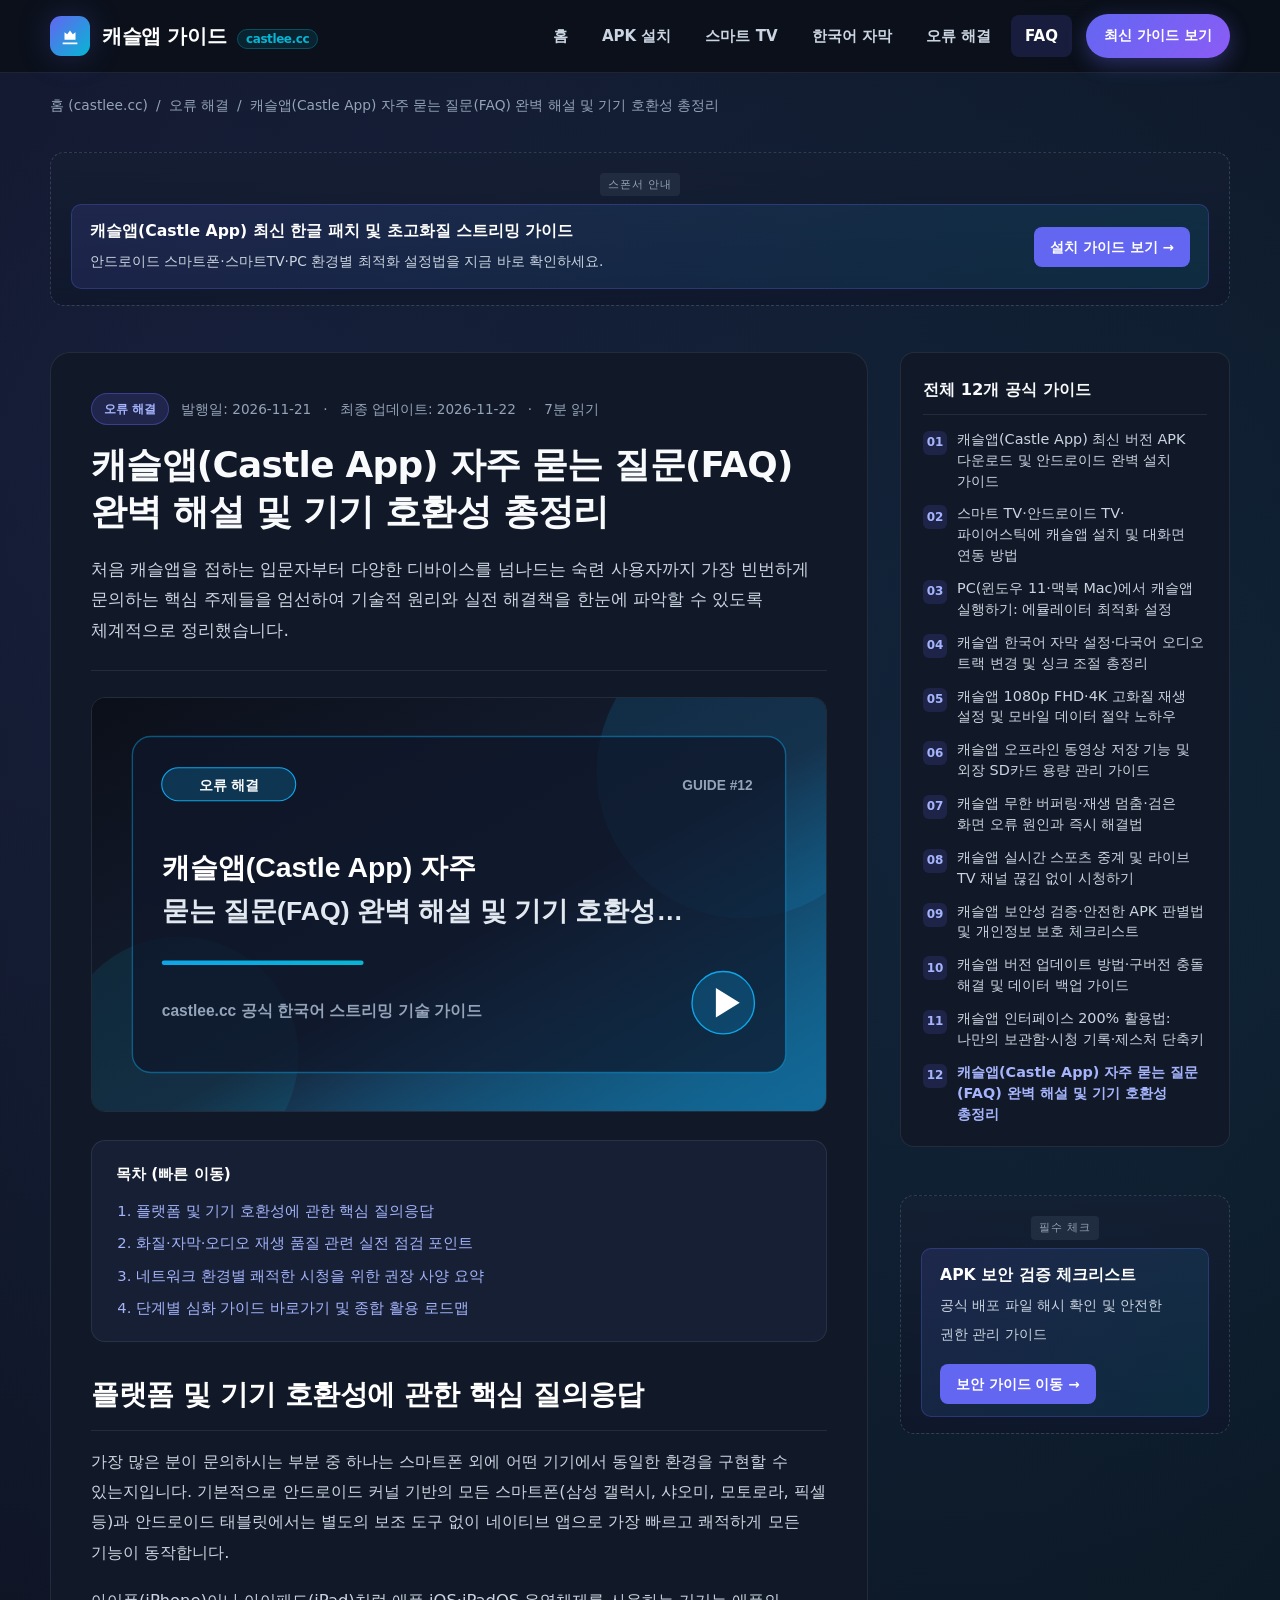
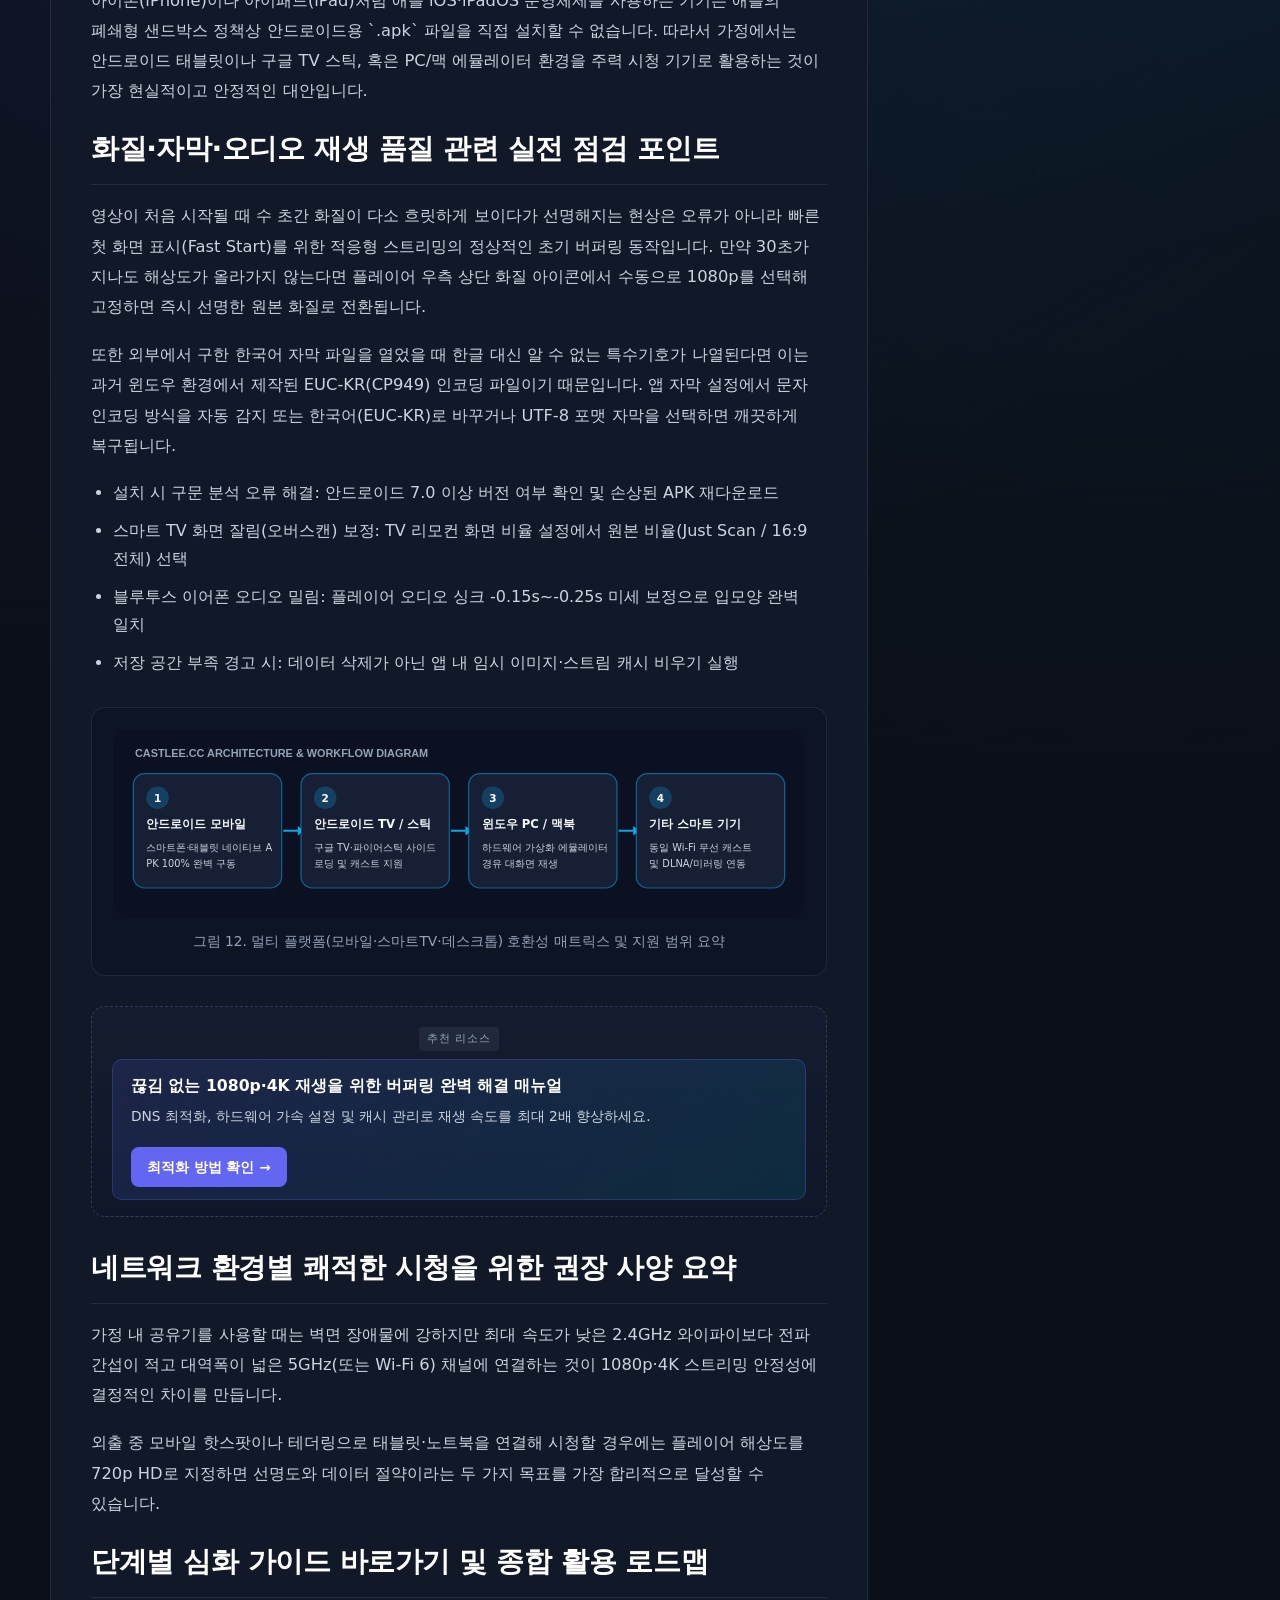
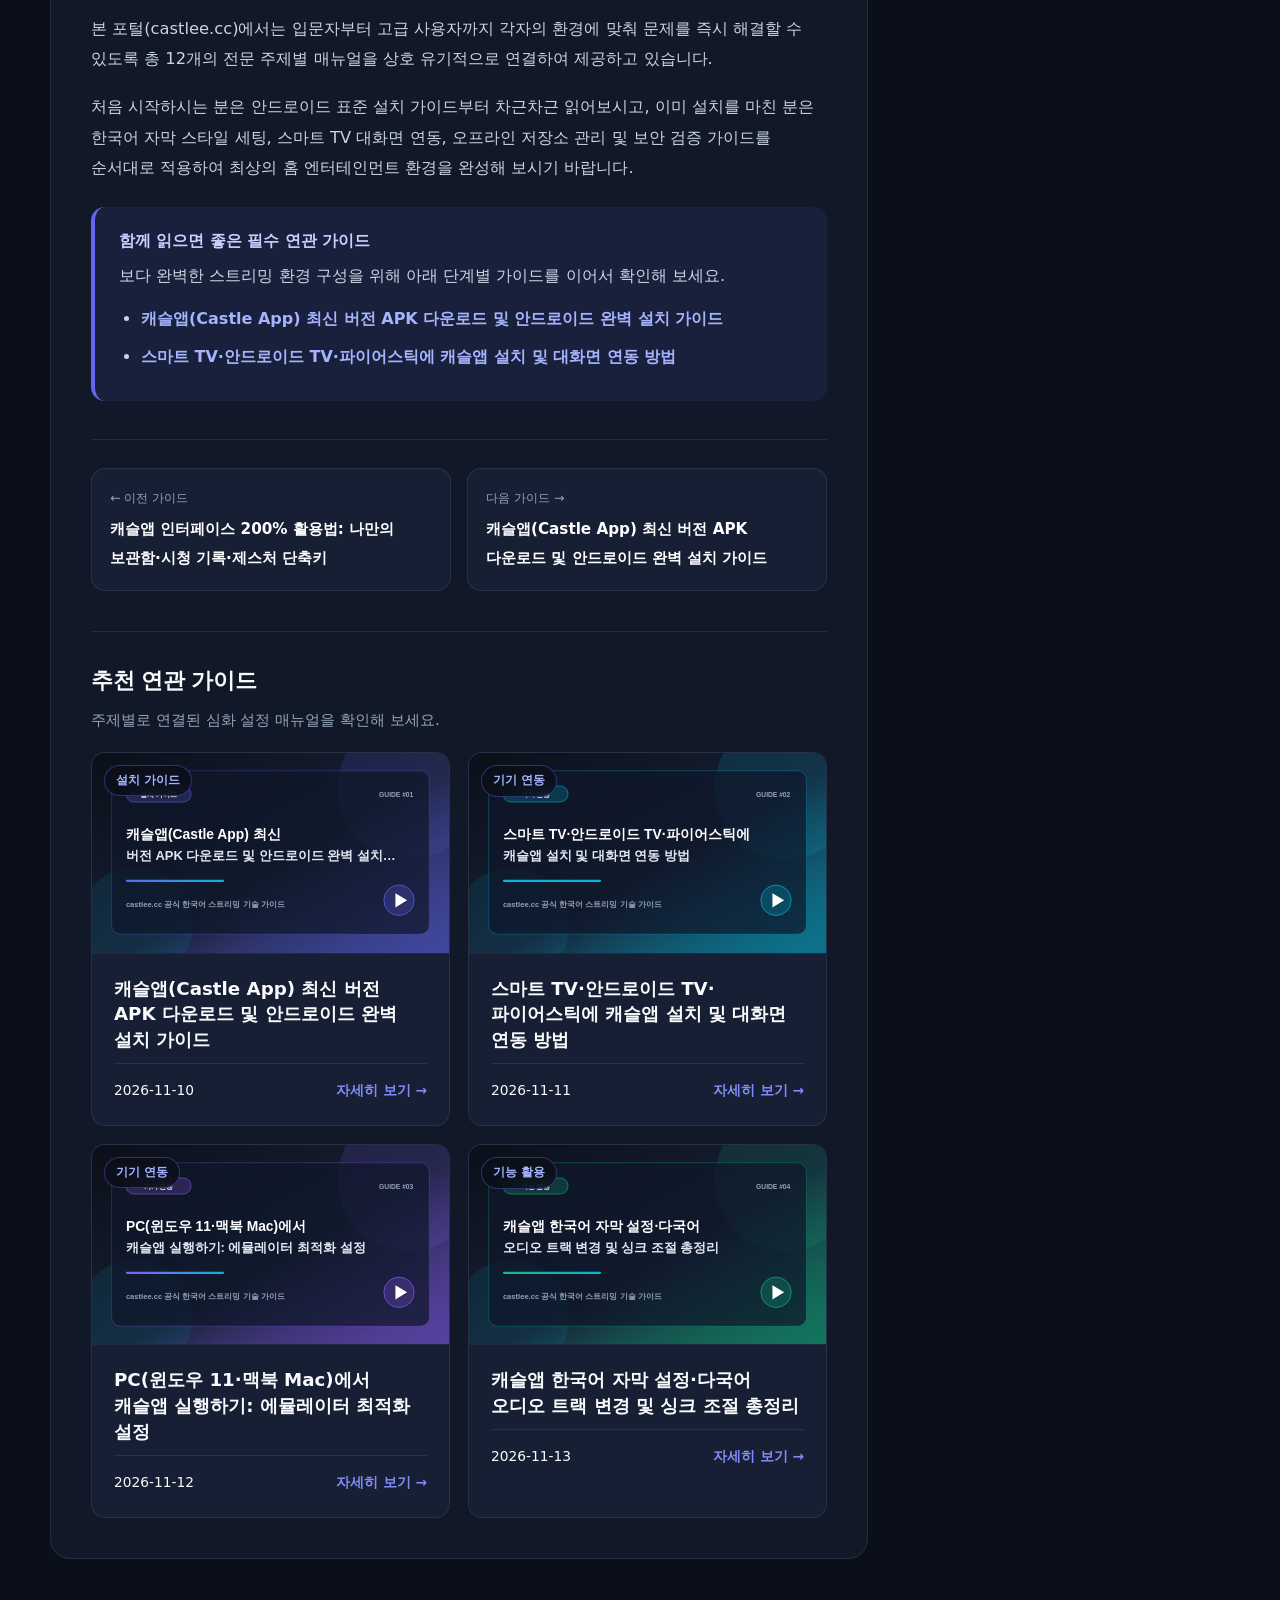
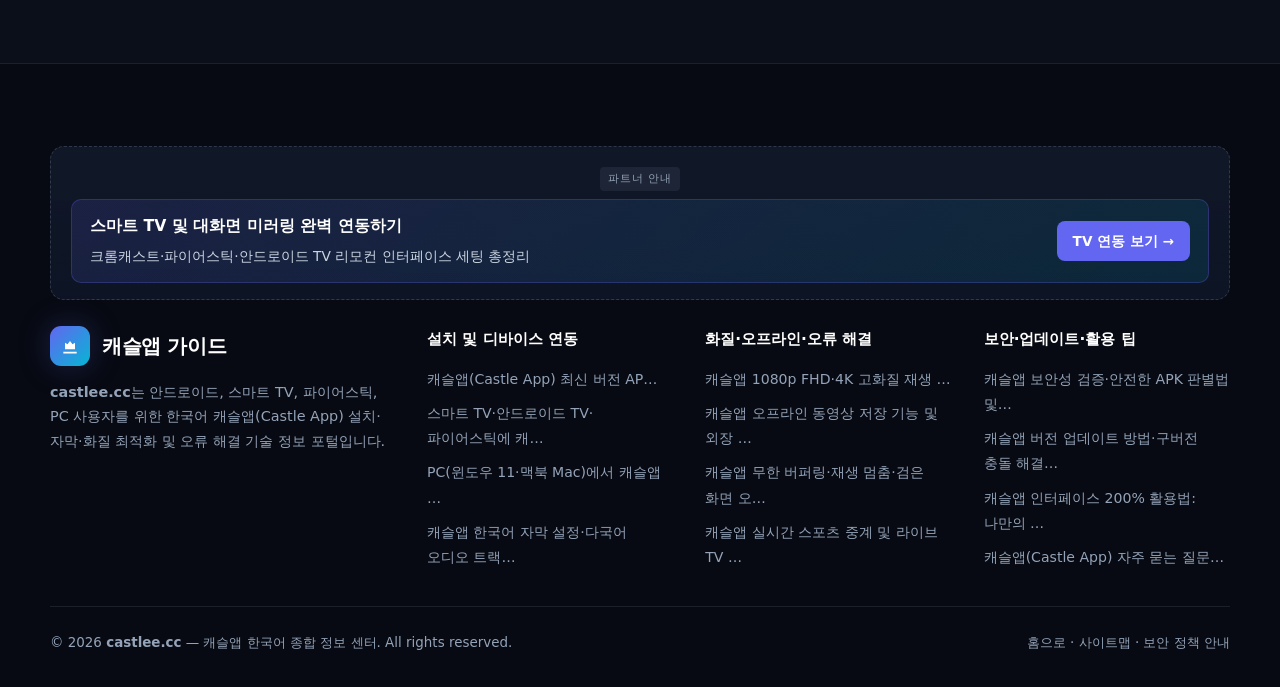
<file: castle-app-faq-complete-guide.html>
<!DOCTYPE html>
<html lang="ko">
<head>
  <meta charset="UTF-8">
  <meta name="viewport" content="width=device-width, initial-scale=1.0">
  <title>캐슬앱(Castle App) 자주 묻는 질문(FAQ) 완벽 해설 및 기기 호환성 총정리 | castlee.cc</title>
  <meta name="description" content="캐슬앱 이용자들이 가장 많이 궁금해하는 기기 호환성, 아이폰·아이패드 대안, 요금 정책, 자막·화질·TV 연결 관련 핵심 질문과 명쾌한 답변을 총정리했습니다.">
  <meta name="robots" content="index, follow, max-image-preview:large">
  <link rel="canonical" href="https://castlee.cc/castle-app-faq-complete-guide.html">
  <meta property="og:type" content="article">
  <meta property="og:locale" content="ko_KR">
  <meta property="og:site_name" content="캐슬앱 공식 가이드 (Castlee.cc)">
  <meta property="og:title" content="캐슬앱(Castle App) 자주 묻는 질문(FAQ) 완벽 해설 및 기기 호환성 총정리">
  <meta property="og:description" content="캐슬앱 이용자들이 가장 많이 궁금해하는 기기 호환성, 아이폰·아이패드 대안, 요금 정책, 자막·화질·TV 연결 관련 핵심 질문과 명쾌한 답변을 총정리했습니다.">
  <meta property="og:url" content="https://castlee.cc/castle-app-faq-complete-guide.html">
  <meta property="og:image" content="https://castlee.cc/assets/images/post-12.svg">
  <meta name="twitter:card" content="summary_large_image">
  <meta name="twitter:title" content="캐슬앱(Castle App) 자주 묻는 질문(FAQ) 완벽 해설 및 기기 호환성 총정리">
  <meta name="twitter:description" content="캐슬앱 이용자들이 가장 많이 궁금해하는 기기 호환성, 아이폰·아이패드 대안, 요금 정책, 자막·화질·TV 연결 관련 핵심 질문과 명쾌한 답변을 총정리했습니다.">
  <meta name="twitter:image" content="https://castlee.cc/assets/images/post-12.svg">
  <link rel="icon" type="image/svg+xml" href="assets/images/favicon.svg">
  <link rel="stylesheet" href="assets/css/style.css">
  <script type="application/ld+json">{"@context": "https://schema.org", "@graph": [{"@type": "Article", "@id": "https://castlee.cc/castle-app-faq-complete-guide.html#article", "mainEntityOfPage": {"@type": "WebPage", "@id": "https://castlee.cc/castle-app-faq-complete-guide.html"}, "headline": "캐슬앱(Castle App) 자주 묻는 질문(FAQ) 완벽 해설 및 기기 호환성 총정리", "description": "캐슬앱 이용자들이 가장 많이 궁금해하는 기기 호환성, 아이폰·아이패드 대안, 요금 정책, 자막·화질·TV 연결 관련 핵심 질문과 명쾌한 답변을 총정리했습니다.", "image": "https://castlee.cc/assets/images/post-12.svg", "inLanguage": "ko-KR", "datePublished": "2026-11-21", "dateModified": "2026-11-22", "author": {"@type": "Organization", "name": "Castlee.cc 기술 에디터팀", "url": "https://castlee.cc/"}, "publisher": {"@type": "Organization", "name": "Castlee.cc", "url": "https://castlee.cc/", "logo": {"@type": "ImageObject", "url": "https://castlee.cc/assets/images/post-01.svg"}}}, {"@type": "BreadcrumbList", "@id": "https://castlee.cc/castle-app-faq-complete-guide.html#breadcrumb", "itemListElement": [{"@type": "ListItem", "position": 1, "name": "홈", "item": "https://castlee.cc/"}, {"@type": "ListItem", "position": 2, "name": "오류 해결", "item": "https://castlee.cc/#guides"}, {"@type": "ListItem", "position": 3, "name": "캐슬앱(Castle App) 자주 묻는 질문(FAQ) 완벽 해설 및 기기 호환성 총정리", "item": "https://castlee.cc/castle-app-faq-complete-guide.html"}]}]}</script>
</head>
<body>
  <a class="skip-link" href="#main-content">본문 바로가기</a>
<header class="site-header" role="banner">
  <div class="container header-inner">
    <a href="index.html" class="brand-logo" aria-label="캐슬앱 공식 가이드 홈으로 이동">
      <span class="brand-badge" aria-hidden="true">
        <svg width="22" height="22" viewBox="0 0 24 24" fill="none">
          <path d="M4 19h16v2H4v-2zm2-3h12V8l-3 2-3-4-3 4-3-2v8z" fill="#ffffff"/>
        </svg>
      </span>
      <span>캐슬앱 가이드 <span class="brand-domain">castlee.cc</span></span>
    </a>

    <button class="mobile-menu-btn" id="mobileMenuBtn" aria-expanded="false" aria-controls="mainNav" aria-label="메뉴 열기">
      <svg width="22" height="22" viewBox="0 0 24 24" fill="none" stroke="currentColor" stroke-width="2.2">
        <line x1="3" y1="6" x2="21" y2="6"/><line x1="3" y1="12" x2="21" y2="12"/><line x1="3" y1="18" x2="21" y2="18"/>
      </svg>
    </button>

    <nav class="main-nav" id="mainNav" aria-label="주요 메뉴">
      <a href="index.html" class="nav-link ">홈</a>
      <a href="castle-app-apk-download-install.html" class="nav-link ">APK 설치</a>
      <a href="castle-app-smart-tv-firestick-guide.html" class="nav-link ">스마트 TV</a>
      <a href="castle-app-korean-subtitle-audio-settings.html" class="nav-link ">한국어 자막</a>
      <a href="castle-app-buffering-error-fix.html" class="nav-link ">오류 해결</a>
      <a href="castle-app-faq-complete-guide.html" class="nav-link active">FAQ</a>
      <a href="castle-app-apk-download-install.html" class="nav-cta">최신 가이드 보기</a>
    </nav>
  </div>
</header>

  <main id="main-content" class="container">
    <nav class="breadcrumb-nav" aria-label="경로 안내">
      <ol class="breadcrumb-list">
        <li><a href="index.html">홈 (castlee.cc)</a></li>
        <li aria-hidden="true">/</li>
        <li><a href="index.html#guides">오류 해결</a></li>
        <li aria-hidden="true">/</li>
        <li aria-current="page">캐슬앱(Castle App) 자주 묻는 질문(FAQ) 완벽 해설 및 기기 호환성 총정리</li>
      </ol>
    </nav>

    <div class="ad-slot-wrapper" data-ad-slot="header-top" aria-label="상단 안내 배너"></div>

    <div class="post-layout">
      <article class="post-main-card">
        <div class="post-header-meta">
          <span class="post-badge">오류 해결</span>
          <time datetime="2026-11-21">발행일: 2026-11-21</time>
          <span>·</span>
          <span>최종 업데이트: 2026-11-22</span>
          <span>·</span>
          <span>7분 읽기</span>
        </div>

        <h1 class="post-h1">캐슬앱(Castle App) 자주 묻는 질문(FAQ) 완벽 해설 및 기기 호환성 총정리</h1>
        <p class="post-lead">처음 캐슬앱을 접하는 입문자부터 다양한 디바이스를 넘나드는 숙련 사용자까지 가장 빈번하게 문의하는 핵심 주제들을 엄선하여 기술적 원리와 실전 해결책을 한눈에 파악할 수 있도록 체계적으로 정리했습니다.</p>

        <div class="post-hero-banner">
          <img class="lazy-img" src="data:image/svg+xml,%3Csvg xmlns='http://www.w3.org/2000/svg' viewBox='0 0 800 450'%3E%3Crect width='800' height='450' fill='%23161f33'/%3E%3C/svg%3E" data-src="assets/images/post-12.svg" alt="캐슬앱(Castle App) 자주 묻는 질문(FAQ) 완벽 해설 및 기기 호환성 총정리" loading="lazy" width="800" height="450">
        </div>

        <nav class="toc-box" aria-label="본문 목차">
          <div class="toc-title">목차 (빠른 이동)</div>
          <ol class="toc-list">
            <li><a href="#section-1">플랫폼 및 기기 호환성에 관한 핵심 질의응답</a></li><li><a href="#section-2">화질·자막·오디오 재생 품질 관련 실전 점검 포인트</a></li><li><a href="#section-3">네트워크 환경별 쾌적한 시청을 위한 권장 사양 요약</a></li><li><a href="#section-4">단계별 심화 가이드 바로가기 및 종합 활용 로드맵</a></li>
          </ol>
        </nav>

        <div class="article-prose">
          <section id="section-1"><h2>플랫폼 및 기기 호환성에 관한 핵심 질의응답</h2><p>가장 많은 분이 문의하시는 부분 중 하나는 스마트폰 외에 어떤 기기에서 동일한 환경을 구현할 수 있는지입니다. 기본적으로 안드로이드 커널 기반의 모든 스마트폰(삼성 갤럭시, 샤오미, 모토로라, 픽셀 등)과 안드로이드 태블릿에서는 별도의 보조 도구 없이 네이티브 앱으로 가장 빠르고 쾌적하게 모든 기능이 동작합니다.</p><p>아이폰(iPhone)이나 아이패드(iPad)처럼 애플 iOS·iPadOS 운영체제를 사용하는 기기는 애플의 폐쇄형 샌드박스 정책상 안드로이드용 `.apk` 파일을 직접 설치할 수 없습니다. 따라서 가정에서는 안드로이드 태블릿이나 구글 TV 스틱, 혹은 PC/맥 에뮬레이터 환경을 주력 시청 기기로 활용하는 것이 가장 현실적이고 안정적인 대안입니다.</p></section><section id="section-2"><h2>화질·자막·오디오 재생 품질 관련 실전 점검 포인트</h2><p>영상이 처음 시작될 때 수 초간 화질이 다소 흐릿하게 보이다가 선명해지는 현상은 오류가 아니라 빠른 첫 화면 표시(Fast Start)를 위한 적응형 스트리밍의 정상적인 초기 버퍼링 동작입니다. 만약 30초가 지나도 해상도가 올라가지 않는다면 플레이어 우측 상단 화질 아이콘에서 수동으로 1080p를 선택해 고정하면 즉시 선명한 원본 화질로 전환됩니다.</p><p>또한 외부에서 구한 한국어 자막 파일을 열었을 때 한글 대신 알 수 없는 특수기호가 나열된다면 이는 과거 윈도우 환경에서 제작된 EUC-KR(CP949) 인코딩 파일이기 때문입니다. 앱 자막 설정에서 문자 인코딩 방식을 자동 감지 또는 한국어(EUC-KR)로 바꾸거나 UTF-8 포맷 자막을 선택하면 깨끗하게 복구됩니다.</p><ul><li>설치 시 구문 분석 오류 해결: 안드로이드 7.0 이상 버전 여부 확인 및 손상된 APK 재다운로드</li><li>스마트 TV 화면 잘림(오버스캔) 보정: TV 리모컨 화면 비율 설정에서 원본 비율(Just Scan / 16:9 전체) 선택</li><li>블루투스 이어폰 오디오 밀림: 플레이어 오디오 싱크 -0.15s~-0.25s 미세 보정으로 입모양 완벽 일치</li><li>저장 공간 부족 경고 시: 데이터 삭제가 아닌 앱 내 임시 이미지·스트림 캐시 비우기 실행</li></ul>
                <figure class="diagram-figure">
                  <svg xmlns="http://www.w3.org/2000/svg" viewBox="0 0 856 232" role="img" aria-label="그림 12. 멀티 플랫폼(모바일·스마트TV·데스크톱) 호환성 매트릭스 및 지원 범위 요약">
  <rect width="856" height="232" rx="16" fill="#0b1120"/>
  <text x="26" y="34" fill="#94a3b8" font-family="Pretendard, Noto Sans KR, sans-serif" font-size="13.5" font-weight="700">CASTLEE.CC ARCHITECTURE &amp; WORKFLOW DIAGRAM</text>
  
    <g>
      <rect x="24" y="54" width="184" height="142" rx="14" fill="#161f33" stroke="#0ea5e9" stroke-opacity="0.55" stroke-width="1.5"/>
      <circle cx="54" cy="84" r="14" fill="#0ea5e9" fill-opacity="0.25"/>
      <text x="54" y="89" text-anchor="middle" fill="#ffffff" font-size="13" font-weight="800">1</text>
      <text x="40" y="122" fill="#f8fafc" font-size="14.5" font-weight="700">안드로이드 모바일</text>
      <text x="40" y="150" fill="#cbd5e1" font-size="12.2">스마트폰·태블릿 네이티브 A</text>
      <text x="40" y="170" fill="#cbd5e1" font-size="12.2">PK 100% 완벽 구동</text>
    </g><line x1="210" y1="125" x2="230" y2="125" stroke="#0ea5e9" stroke-width="2.5"/><polygon points="228,119 236,125 228,131" fill="#0ea5e9"/>
    <g>
      <rect x="232" y="54" width="184" height="142" rx="14" fill="#161f33" stroke="#0ea5e9" stroke-opacity="0.55" stroke-width="1.5"/>
      <circle cx="262" cy="84" r="14" fill="#0ea5e9" fill-opacity="0.25"/>
      <text x="262" y="89" text-anchor="middle" fill="#ffffff" font-size="13" font-weight="800">2</text>
      <text x="248" y="122" fill="#f8fafc" font-size="14.5" font-weight="700">안드로이드 TV / 스틱</text>
      <text x="248" y="150" fill="#cbd5e1" font-size="12.2">구글 TV·파이어스틱 사이드</text>
      <text x="248" y="170" fill="#cbd5e1" font-size="12.2">로딩 및 캐스트 지원</text>
    </g><line x1="418" y1="125" x2="438" y2="125" stroke="#0ea5e9" stroke-width="2.5"/><polygon points="436,119 444,125 436,131" fill="#0ea5e9"/>
    <g>
      <rect x="440" y="54" width="184" height="142" rx="14" fill="#161f33" stroke="#0ea5e9" stroke-opacity="0.55" stroke-width="1.5"/>
      <circle cx="470" cy="84" r="14" fill="#0ea5e9" fill-opacity="0.25"/>
      <text x="470" y="89" text-anchor="middle" fill="#ffffff" font-size="13" font-weight="800">3</text>
      <text x="456" y="122" fill="#f8fafc" font-size="14.5" font-weight="700">윈도우 PC / 맥북</text>
      <text x="456" y="150" fill="#cbd5e1" font-size="12.2">하드웨어 가상화 에뮬레이터 </text>
      <text x="456" y="170" fill="#cbd5e1" font-size="12.2">경유 대화면 재생</text>
    </g><line x1="626" y1="125" x2="646" y2="125" stroke="#0ea5e9" stroke-width="2.5"/><polygon points="644,119 652,125 644,131" fill="#0ea5e9"/>
    <g>
      <rect x="648" y="54" width="184" height="142" rx="14" fill="#161f33" stroke="#0ea5e9" stroke-opacity="0.55" stroke-width="1.5"/>
      <circle cx="678" cy="84" r="14" fill="#0ea5e9" fill-opacity="0.25"/>
      <text x="678" y="89" text-anchor="middle" fill="#ffffff" font-size="13" font-weight="800">4</text>
      <text x="664" y="122" fill="#f8fafc" font-size="14.5" font-weight="700">기타 스마트 기기</text>
      <text x="664" y="150" fill="#cbd5e1" font-size="12.2">동일 Wi-Fi 무선 캐스트</text>
      <text x="664" y="170" fill="#cbd5e1" font-size="12.2"> 및 DLNA/미러링 연동</text>
    </g>
</svg>
                  <figcaption class="diagram-caption">그림 12. 멀티 플랫폼(모바일·스마트TV·데스크톱) 호환성 매트릭스 및 지원 범위 요약</figcaption>
                </figure>
                <div class="ad-slot-wrapper" data-ad-slot="in-content" aria-label="본문 추천 배너"></div></section><section id="section-3"><h2>네트워크 환경별 쾌적한 시청을 위한 권장 사양 요약</h2><p>가정 내 공유기를 사용할 때는 벽면 장애물에 강하지만 최대 속도가 낮은 2.4GHz 와이파이보다 전파 간섭이 적고 대역폭이 넓은 5GHz(또는 Wi-Fi 6) 채널에 연결하는 것이 1080p·4K 스트리밍 안정성에 결정적인 차이를 만듭니다.</p><p>외출 중 모바일 핫스팟이나 테더링으로 태블릿·노트북을 연결해 시청할 경우에는 플레이어 해상도를 720p HD로 지정하면 선명도와 데이터 절약이라는 두 가지 목표를 가장 합리적으로 달성할 수 있습니다.</p></section><section id="section-4"><h2>단계별 심화 가이드 바로가기 및 종합 활용 로드맵</h2><p>본 포털(castlee.cc)에서는 입문자부터 고급 사용자까지 각자의 환경에 맞춰 문제를 즉시 해결할 수 있도록 총 12개의 전문 주제별 매뉴얼을 상호 유기적으로 연결하여 제공하고 있습니다.</p><p>처음 시작하시는 분은 안드로이드 표준 설치 가이드부터 차근차근 읽어보시고, 이미 설치를 마친 분은 한국어 자막 스타일 세팅, 스마트 TV 대화면 연동, 오프라인 저장소 관리 및 보안 검증 가이드를 순서대로 적용하여 최상의 홈 엔터테인먼트 환경을 완성해 보시기 바랍니다.</p></section>
          
        <div class="info-callout">
          <div class="info-callout-title">함께 읽으면 좋은 필수 연관 가이드</div>
          <p style="margin-bottom:8px;">보다 완벽한 스트리밍 환경 구성을 위해 아래 단계별 가이드를 이어서 확인해 보세요.</p>
          <ul style="margin-bottom:0;">
            <li><a href="castle-app-apk-download-install.html" style="color:#a5b4fc;font-weight:700;">캐슬앱(Castle App) 최신 버전 APK 다운로드 및 안드로이드 완벽 설치 가이드</a></li>
            <li><a href="castle-app-smart-tv-firestick-guide.html" style="color:#a5b4fc;font-weight:700;">스마트 TV·안드로이드 TV·파이어스틱에 캐슬앱 설치 및 대화면 연동 방법</a></li>
          </ul>
        </div>
        </div>

        <nav class="post-prev-next" aria-label="이전 및 다음 포스트 이동">
          <a class="pn-card" href="castle-app-ui-features-watchlist-guide.html">
            <span class="pn-label">&larr; 이전 가이드</span>
            <span class="pn-title">캐슬앱 인터페이스 200% 활용법: 나만의 보관함·시청 기록·제스처 단축키</span>
          </a>
          <a class="pn-card" href="castle-app-apk-download-install.html">
            <span class="pn-label">다음 가이드 &rarr;</span>
            <span class="pn-title">캐슬앱(Castle App) 최신 버전 APK 다운로드 및 안드로이드 완벽 설치 가이드</span>
          </a>
        </nav>

        <section class="related-posts-section" aria-label="관련 추천 포스트">
          <h2 class="section-title" style="font-size:1.35rem;margin-bottom:6px;">추천 연관 가이드</h2>
          <p class="section-subtitle">주제별로 연결된 심화 설정 매뉴얼을 확인해 보세요.</p>
          <div class="related-grid">
            
            <article class="post-card">
              <a href="castle-app-apk-download-install.html" class="post-card-thumb">
                <img class="lazy-img" src="data:image/svg+xml,%3Csvg xmlns='http://www.w3.org/2000/svg' viewBox='0 0 800 450'%3E%3Crect width='800' height='450' fill='%23161f33'/%3E%3C/svg%3E" data-src="assets/images/post-01.svg" alt="캐슬앱(Castle App) 최신 버전 APK 다운로드 및 안드로이드 완벽 설치 가이드" loading="lazy" width="800" height="450">
                <span class="post-category-tag">설치 가이드</span>
              </a>
              <div class="post-card-body">
                <h3 class="post-card-title"><a href="castle-app-apk-download-install.html">캐슬앱(Castle App) 최신 버전 APK 다운로드 및 안드로이드 완벽 설치 가이드</a></h3>
                <div class="post-card-footer">
                  <span>2026-11-10</span>
                  <a class="read-more-link" href="castle-app-apk-download-install.html">자세히 보기 &rarr;</a>
                </div>
              </div>
            </article>
            <article class="post-card">
              <a href="castle-app-smart-tv-firestick-guide.html" class="post-card-thumb">
                <img class="lazy-img" src="data:image/svg+xml,%3Csvg xmlns='http://www.w3.org/2000/svg' viewBox='0 0 800 450'%3E%3Crect width='800' height='450' fill='%23161f33'/%3E%3C/svg%3E" data-src="assets/images/post-02.svg" alt="스마트 TV·안드로이드 TV·파이어스틱에 캐슬앱 설치 및 대화면 연동 방법" loading="lazy" width="800" height="450">
                <span class="post-category-tag">기기 연동</span>
              </a>
              <div class="post-card-body">
                <h3 class="post-card-title"><a href="castle-app-smart-tv-firestick-guide.html">스마트 TV·안드로이드 TV·파이어스틱에 캐슬앱 설치 및 대화면 연동 방법</a></h3>
                <div class="post-card-footer">
                  <span>2026-11-11</span>
                  <a class="read-more-link" href="castle-app-smart-tv-firestick-guide.html">자세히 보기 &rarr;</a>
                </div>
              </div>
            </article>
            <article class="post-card">
              <a href="castle-app-pc-windows-mac-guide.html" class="post-card-thumb">
                <img class="lazy-img" src="data:image/svg+xml,%3Csvg xmlns='http://www.w3.org/2000/svg' viewBox='0 0 800 450'%3E%3Crect width='800' height='450' fill='%23161f33'/%3E%3C/svg%3E" data-src="assets/images/post-03.svg" alt="PC(윈도우 11·맥북 Mac)에서 캐슬앱 실행하기: 에뮬레이터 최적화 설정" loading="lazy" width="800" height="450">
                <span class="post-category-tag">기기 연동</span>
              </a>
              <div class="post-card-body">
                <h3 class="post-card-title"><a href="castle-app-pc-windows-mac-guide.html">PC(윈도우 11·맥북 Mac)에서 캐슬앱 실행하기: 에뮬레이터 최적화 설정</a></h3>
                <div class="post-card-footer">
                  <span>2026-11-12</span>
                  <a class="read-more-link" href="castle-app-pc-windows-mac-guide.html">자세히 보기 &rarr;</a>
                </div>
              </div>
            </article>
            <article class="post-card">
              <a href="castle-app-korean-subtitle-audio-settings.html" class="post-card-thumb">
                <img class="lazy-img" src="data:image/svg+xml,%3Csvg xmlns='http://www.w3.org/2000/svg' viewBox='0 0 800 450'%3E%3Crect width='800' height='450' fill='%23161f33'/%3E%3C/svg%3E" data-src="assets/images/post-04.svg" alt="캐슬앱 한국어 자막 설정·다국어 오디오 트랙 변경 및 싱크 조절 총정리" loading="lazy" width="800" height="450">
                <span class="post-category-tag">기능 활용</span>
              </a>
              <div class="post-card-body">
                <h3 class="post-card-title"><a href="castle-app-korean-subtitle-audio-settings.html">캐슬앱 한국어 자막 설정·다국어 오디오 트랙 변경 및 싱크 조절 총정리</a></h3>
                <div class="post-card-footer">
                  <span>2026-11-13</span>
                  <a class="read-more-link" href="castle-app-korean-subtitle-audio-settings.html">자세히 보기 &rarr;</a>
                </div>
              </div>
            </article>
          </div>
        </section>
      </article>

      <aside class="post-sidebar" aria-label="전체 가이드 목록 사이드바">
        <div class="sidebar-widget">
          <h2 class="widget-title">전체 12개 공식 가이드</h2>
          <ul class="sidebar-post-list">
            <li><a class="" href="castle-app-apk-download-install.html"><span class="sidebar-num">01</span><span>캐슬앱(Castle App) 최신 버전 APK 다운로드 및 안드로이드 완벽 설치 가이드</span></a></li><li><a class="" href="castle-app-smart-tv-firestick-guide.html"><span class="sidebar-num">02</span><span>스마트 TV·안드로이드 TV·파이어스틱에 캐슬앱 설치 및 대화면 연동 방법</span></a></li><li><a class="" href="castle-app-pc-windows-mac-guide.html"><span class="sidebar-num">03</span><span>PC(윈도우 11·맥북 Mac)에서 캐슬앱 실행하기: 에뮬레이터 최적화 설정</span></a></li><li><a class="" href="castle-app-korean-subtitle-audio-settings.html"><span class="sidebar-num">04</span><span>캐슬앱 한국어 자막 설정·다국어 오디오 트랙 변경 및 싱크 조절 총정리</span></a></li><li><a class="" href="castle-app-hd-4k-streaming-quality.html"><span class="sidebar-num">05</span><span>캐슬앱 1080p FHD·4K 고화질 재생 설정 및 모바일 데이터 절약 노하우</span></a></li><li><a class="" href="castle-app-offline-download-storage-guide.html"><span class="sidebar-num">06</span><span>캐슬앱 오프라인 동영상 저장 기능 및 외장 SD카드 용량 관리 가이드</span></a></li><li><a class="" href="castle-app-buffering-error-fix.html"><span class="sidebar-num">07</span><span>캐슬앱 무한 버퍼링·재생 멈춤·검은 화면 오류 원인과 즉시 해결법</span></a></li><li><a class="" href="castle-app-live-sports-channels-guide.html"><span class="sidebar-num">08</span><span>캐슬앱 실시간 스포츠 중계 및 라이브 TV 채널 끊김 없이 시청하기</span></a></li><li><a class="" href="castle-app-security-privacy-safety.html"><span class="sidebar-num">09</span><span>캐슬앱 보안성 검증·안전한 APK 판별법 및 개인정보 보호 체크리스트</span></a></li><li><a class="" href="castle-app-update-version-history-guide.html"><span class="sidebar-num">10</span><span>캐슬앱 버전 업데이트 방법·구버전 충돌 해결 및 데이터 백업 가이드</span></a></li><li><a class="" href="castle-app-ui-features-watchlist-guide.html"><span class="sidebar-num">11</span><span>캐슬앱 인터페이스 200% 활용법: 나만의 보관함·시청 기록·제스처 단축키</span></a></li><li><a class="current" href="castle-app-faq-complete-guide.html"><span class="sidebar-num">12</span><span>캐슬앱(Castle App) 자주 묻는 질문(FAQ) 완벽 해설 및 기기 호환성 총정리</span></a></li>
          </ul>
        </div>
        <div class="ad-slot-wrapper" data-ad-slot="sidebar-box" aria-label="사이드바 안내 배너"></div>
      </aside>
    </div>
  </main>

  <footer class="site-footer" role="contentinfo">
  <div class="container">
    <div class="ad-slot-wrapper" data-ad-slot="footer-banner" aria-label="하단 안내 배너"></div>
    <div class="footer-grid">
      <div>
        <a href="index.html" class="brand-logo">
          <span class="brand-badge" aria-hidden="true">
            <svg width="20" height="20" viewBox="0 0 24 24" fill="none">
              <path d="M4 19h16v2H4v-2zm2-3h12V8l-3 2-3-4-3 4-3-2v8z" fill="#ffffff"/>
            </svg>
          </span>
          <span>캐슬앱 가이드</span>
        </a>
        <p class="footer-desc">
          <strong>castlee.cc</strong>는 안드로이드, 스마트 TV, 파이어스틱, PC 사용자를 위한 한국어 캐슬앱(Castle App) 설치·자막·화질 최적화 및 오류 해결 기술 정보 포털입니다.
        </p>
      </div>
      <div>
        <h3 class="footer-heading">설치 및 디바이스 연동</h3>
        <ul class="footer-links"><li><a href="castle-app-apk-download-install.html">캐슬앱(Castle App) 최신 버전 AP…</a></li><li><a href="castle-app-smart-tv-firestick-guide.html">스마트 TV·안드로이드 TV·파이어스틱에 캐…</a></li><li><a href="castle-app-pc-windows-mac-guide.html">PC(윈도우 11·맥북 Mac)에서 캐슬앱 …</a></li><li><a href="castle-app-korean-subtitle-audio-settings.html">캐슬앱 한국어 자막 설정·다국어 오디오 트랙…</a></li></ul>
      </div>
      <div>
        <h3 class="footer-heading">화질·오프라인·오류 해결</h3>
        <ul class="footer-links"><li><a href="castle-app-hd-4k-streaming-quality.html">캐슬앱 1080p FHD·4K 고화질 재생 …</a></li><li><a href="castle-app-offline-download-storage-guide.html">캐슬앱 오프라인 동영상 저장 기능 및 외장 …</a></li><li><a href="castle-app-buffering-error-fix.html">캐슬앱 무한 버퍼링·재생 멈춤·검은 화면 오…</a></li><li><a href="castle-app-live-sports-channels-guide.html">캐슬앱 실시간 스포츠 중계 및 라이브 TV …</a></li></ul>
      </div>
      <div>
        <h3 class="footer-heading">보안·업데이트·활용 팁</h3>
        <ul class="footer-links"><li><a href="castle-app-security-privacy-safety.html">캐슬앱 보안성 검증·안전한 APK 판별법 및…</a></li><li><a href="castle-app-update-version-history-guide.html">캐슬앱 버전 업데이트 방법·구버전 충돌 해결…</a></li><li><a href="castle-app-ui-features-watchlist-guide.html">캐슬앱 인터페이스 200% 활용법: 나만의 …</a></li><li><a href="castle-app-faq-complete-guide.html">캐슬앱(Castle App) 자주 묻는 질문…</a></li></ul>
      </div>
    </div>
    <div class="footer-bottom">
      <span>&copy; 2026 <strong>castlee.cc</strong> — 캐슬앱 한국어 종합 정보 센터. All rights reserved.</span>
      <span><a href="index.html">홈으로</a> · <a href="sitemap.xml">사이트맵</a> · <a href="castle-app-security-privacy-safety.html">보안 정책 안내</a></span>
    </div>
  </div>
</footer>
<script src="assets/js/ads.js" defer></script>
<script src="assets/js/main.js" defer></script>
</body>
</html>
</file>
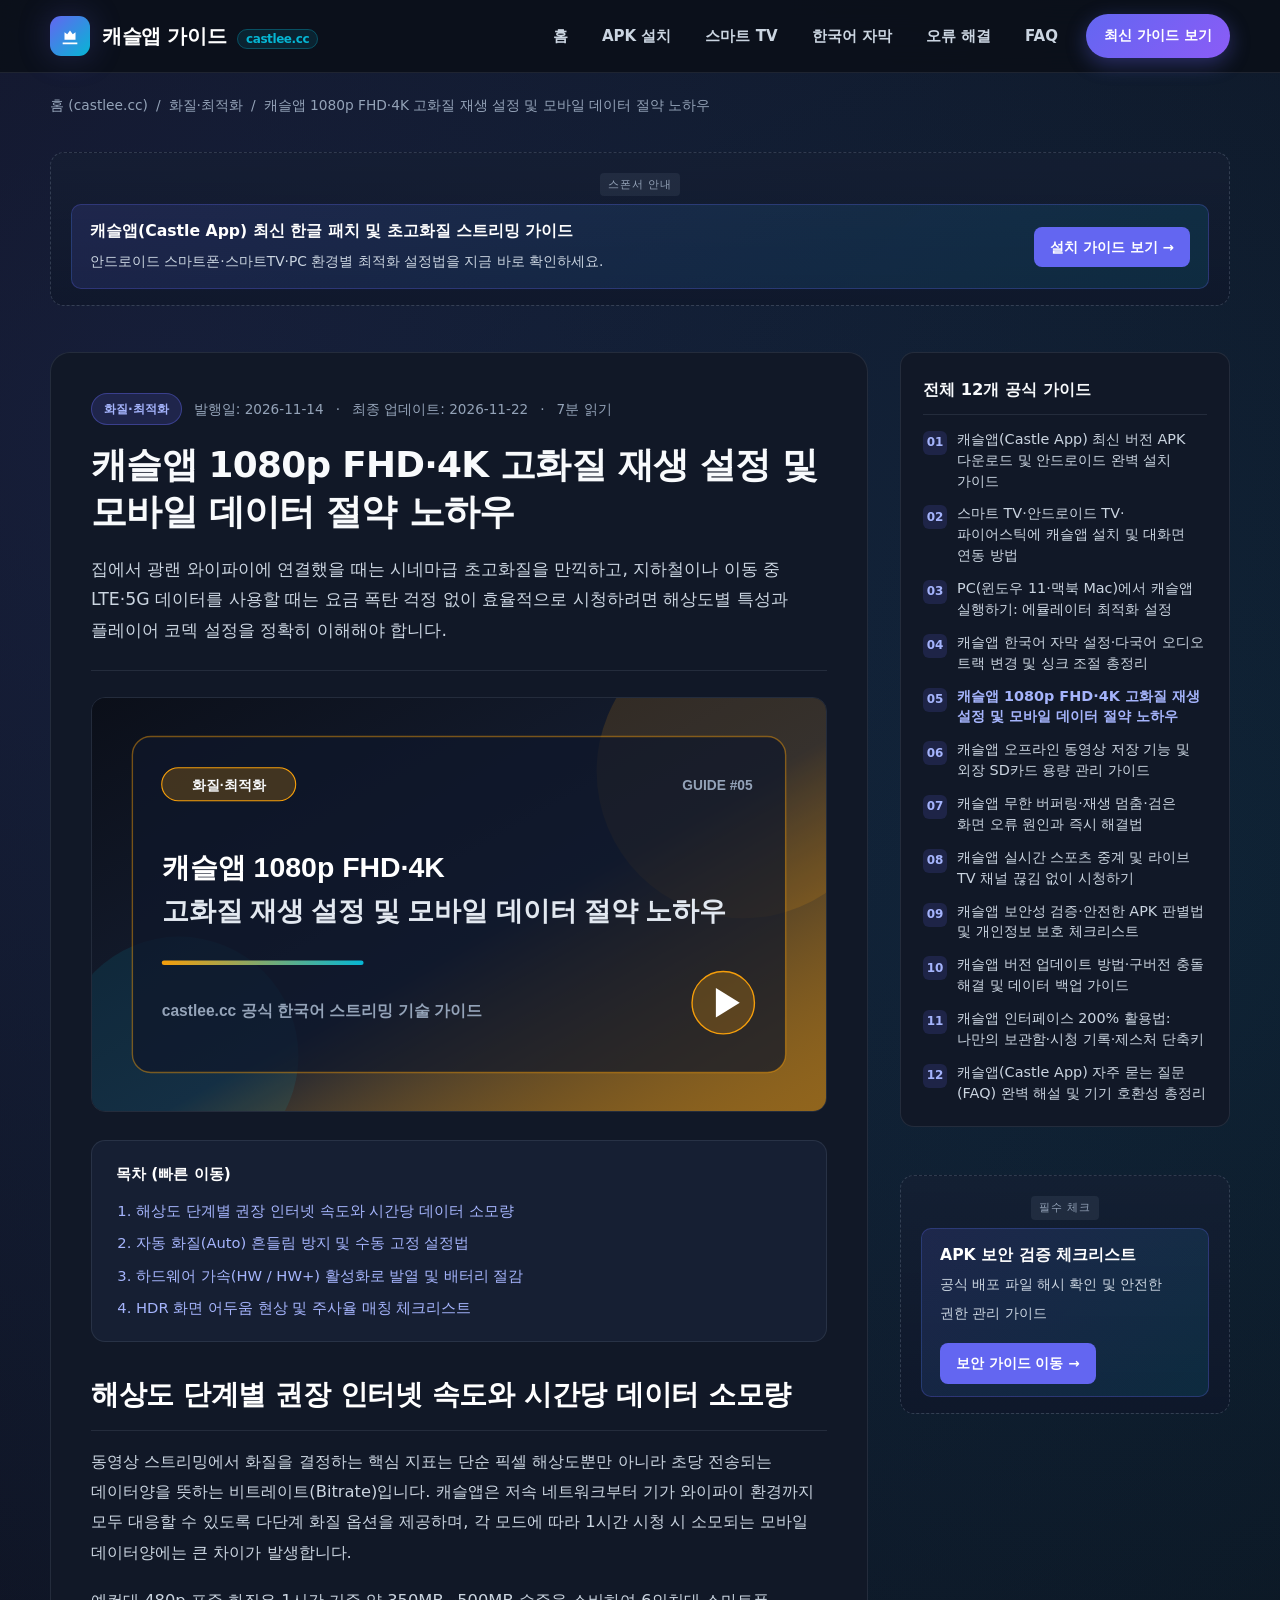
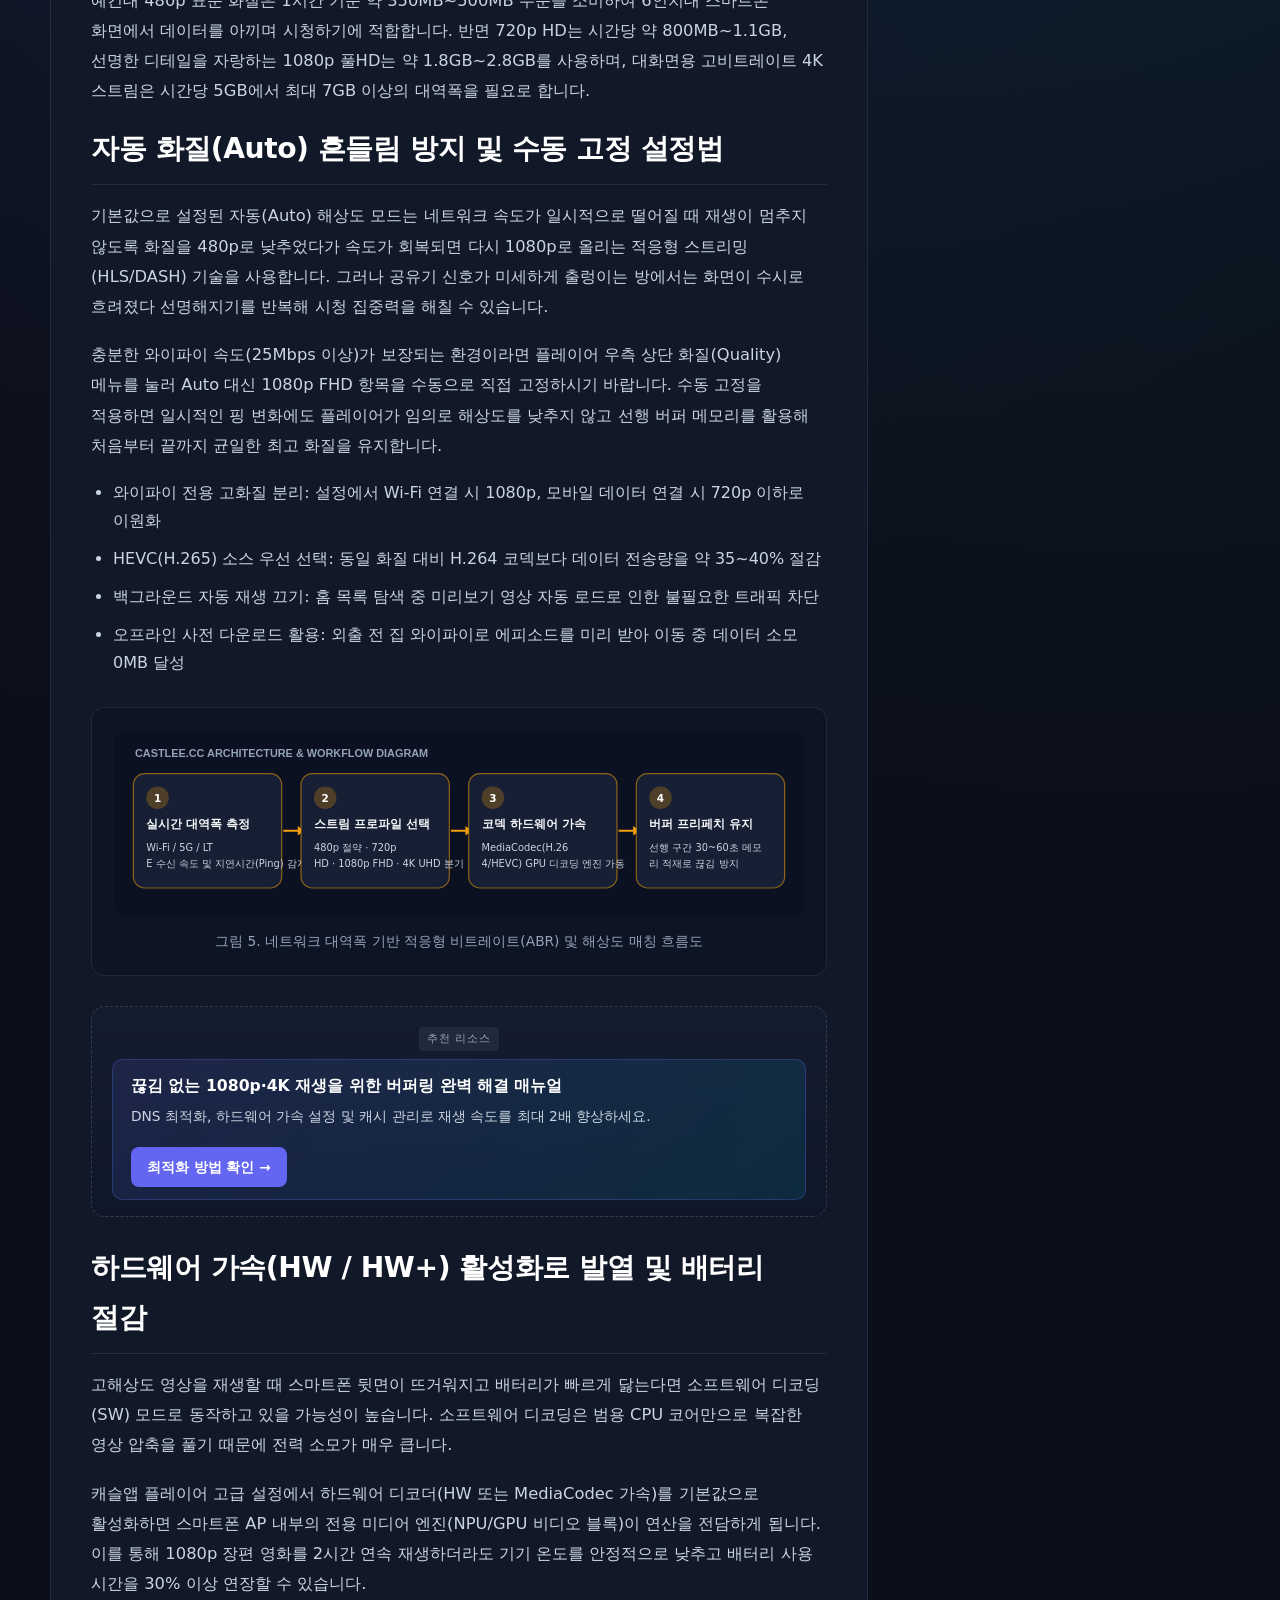
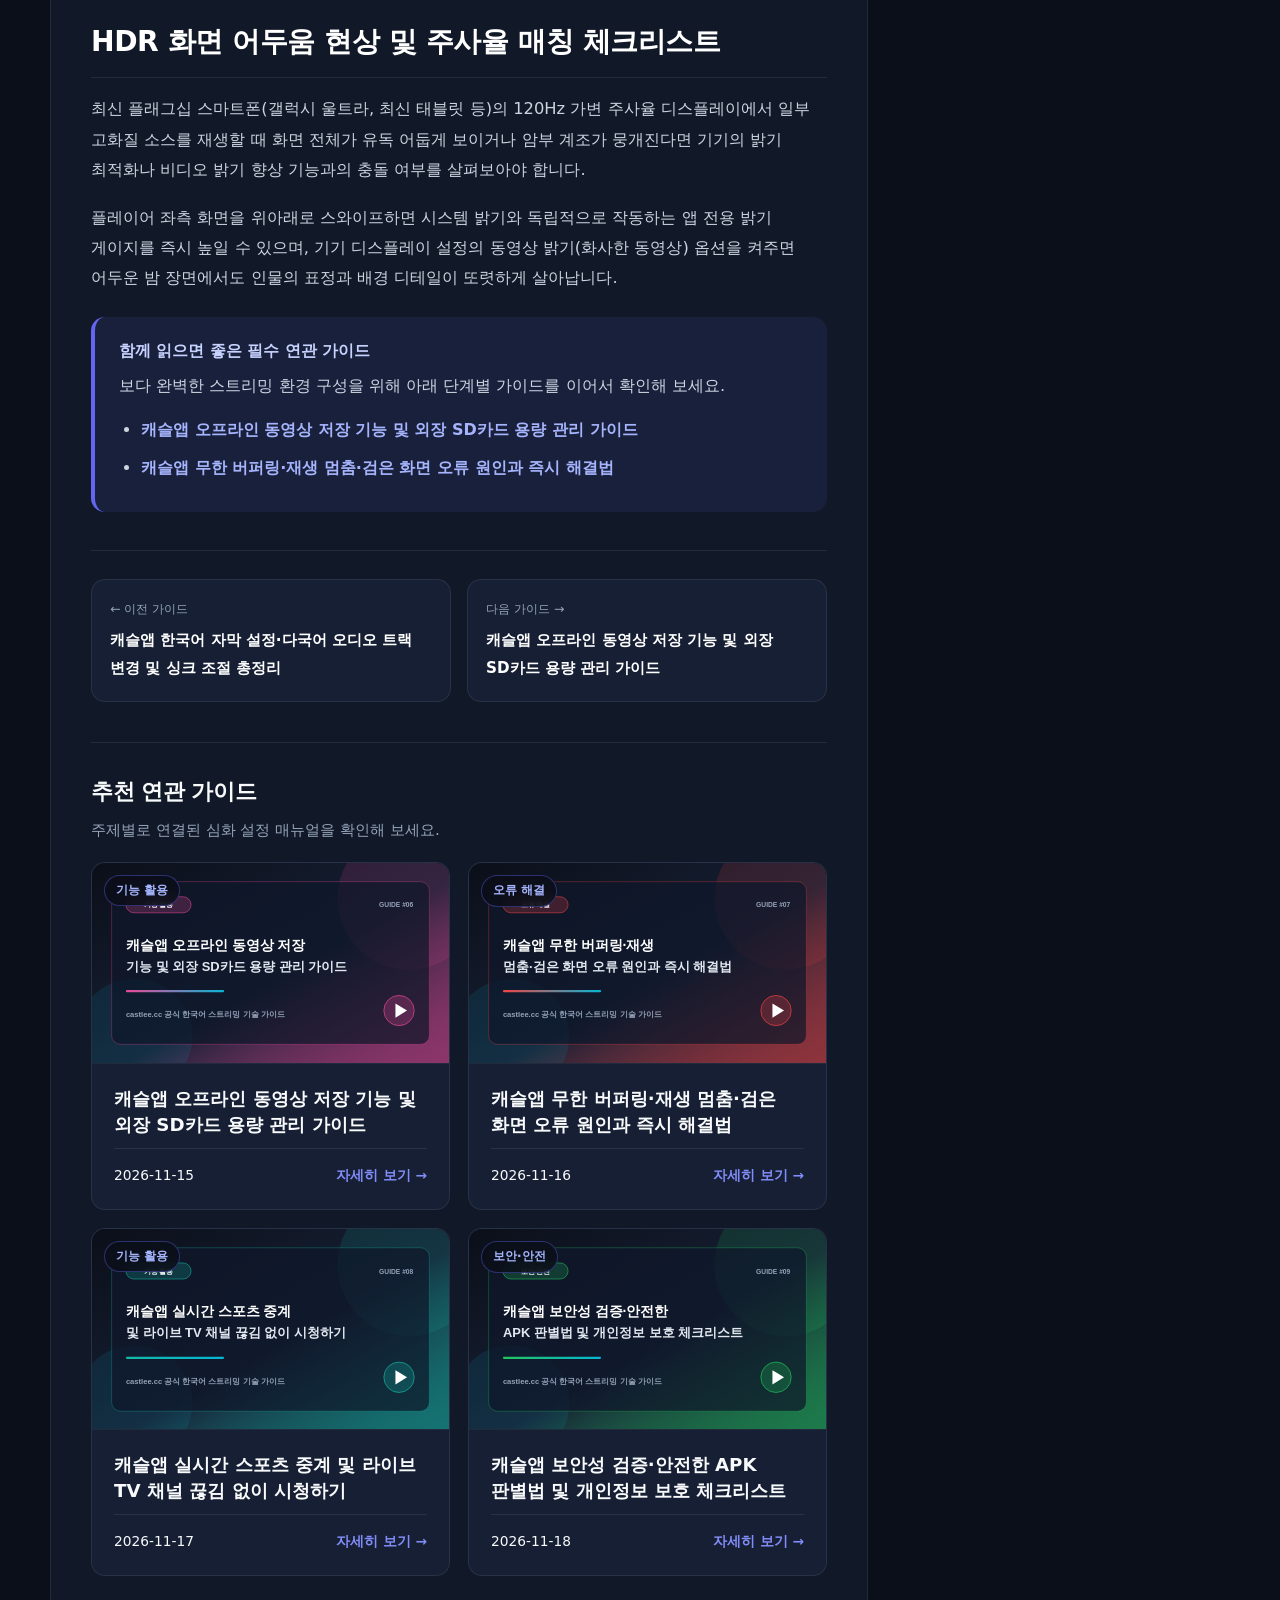
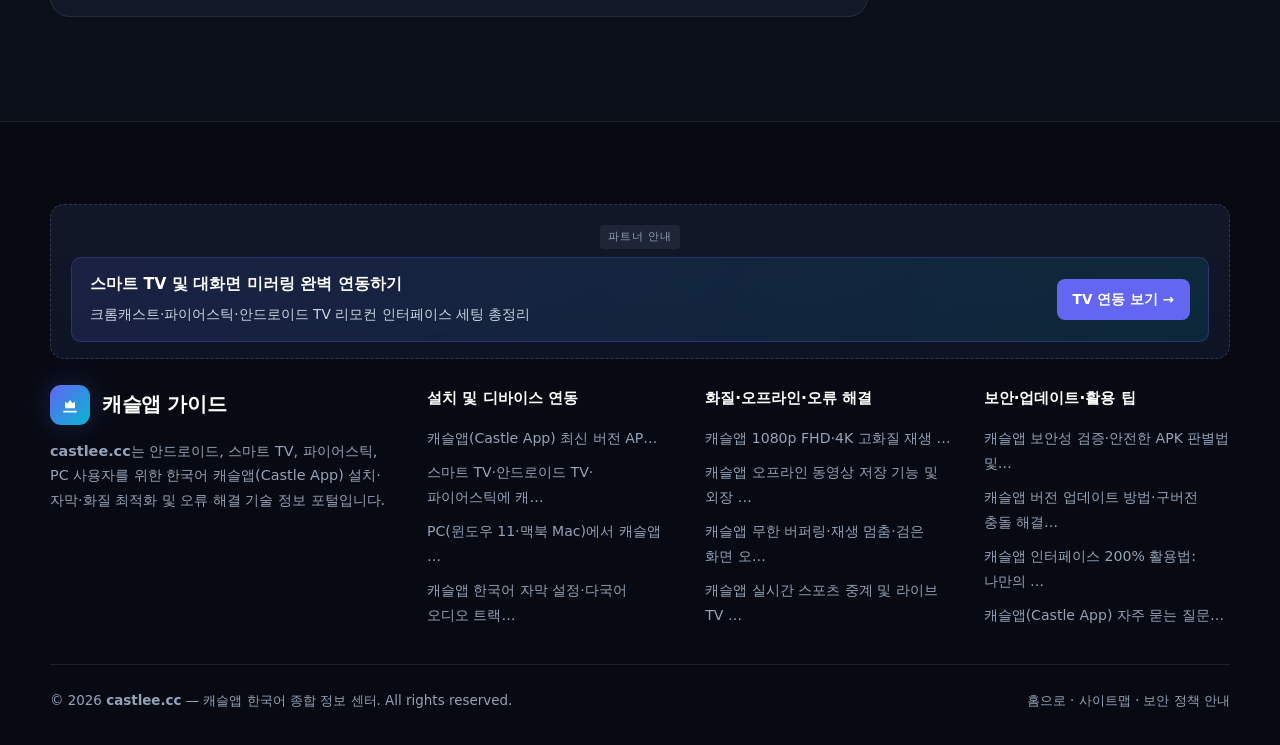
<file: castle-app-hd-4k-streaming-quality.html>
<!DOCTYPE html>
<html lang="ko">
<head>
  <meta charset="UTF-8">
  <meta name="viewport" content="width=device-width, initial-scale=1.0">
  <title>캐슬앱 1080p FHD·4K 고화질 재생 설정 및 모바일 데이터 절약 노하우 | castlee.cc</title>
  <meta name="description" content="캐슬앱에서 네트워크 환경에 맞춰 360p 데이터 절약 모드부터 1080p FHD·4K 초고화질까지 해상도와 비트레이트를 최적화하는 전문 가이드입니다.">
  <meta name="robots" content="index, follow, max-image-preview:large">
  <link rel="canonical" href="https://castlee.cc/castle-app-hd-4k-streaming-quality.html">
  <meta property="og:type" content="article">
  <meta property="og:locale" content="ko_KR">
  <meta property="og:site_name" content="캐슬앱 공식 가이드 (Castlee.cc)">
  <meta property="og:title" content="캐슬앱 1080p FHD·4K 고화질 재생 설정 및 모바일 데이터 절약 노하우">
  <meta property="og:description" content="캐슬앱에서 네트워크 환경에 맞춰 360p 데이터 절약 모드부터 1080p FHD·4K 초고화질까지 해상도와 비트레이트를 최적화하는 전문 가이드입니다.">
  <meta property="og:url" content="https://castlee.cc/castle-app-hd-4k-streaming-quality.html">
  <meta property="og:image" content="https://castlee.cc/assets/images/post-05.svg">
  <meta name="twitter:card" content="summary_large_image">
  <meta name="twitter:title" content="캐슬앱 1080p FHD·4K 고화질 재생 설정 및 모바일 데이터 절약 노하우">
  <meta name="twitter:description" content="캐슬앱에서 네트워크 환경에 맞춰 360p 데이터 절약 모드부터 1080p FHD·4K 초고화질까지 해상도와 비트레이트를 최적화하는 전문 가이드입니다.">
  <meta name="twitter:image" content="https://castlee.cc/assets/images/post-05.svg">
  <link rel="icon" type="image/svg+xml" href="assets/images/favicon.svg">
  <link rel="stylesheet" href="assets/css/style.css">
  <script type="application/ld+json">{"@context": "https://schema.org", "@graph": [{"@type": "Article", "@id": "https://castlee.cc/castle-app-hd-4k-streaming-quality.html#article", "mainEntityOfPage": {"@type": "WebPage", "@id": "https://castlee.cc/castle-app-hd-4k-streaming-quality.html"}, "headline": "캐슬앱 1080p FHD·4K 고화질 재생 설정 및 모바일 데이터 절약 노하우", "description": "캐슬앱에서 네트워크 환경에 맞춰 360p 데이터 절약 모드부터 1080p FHD·4K 초고화질까지 해상도와 비트레이트를 최적화하는 전문 가이드입니다.", "image": "https://castlee.cc/assets/images/post-05.svg", "inLanguage": "ko-KR", "datePublished": "2026-11-14", "dateModified": "2026-11-22", "author": {"@type": "Organization", "name": "Castlee.cc 기술 에디터팀", "url": "https://castlee.cc/"}, "publisher": {"@type": "Organization", "name": "Castlee.cc", "url": "https://castlee.cc/", "logo": {"@type": "ImageObject", "url": "https://castlee.cc/assets/images/post-01.svg"}}}, {"@type": "BreadcrumbList", "@id": "https://castlee.cc/castle-app-hd-4k-streaming-quality.html#breadcrumb", "itemListElement": [{"@type": "ListItem", "position": 1, "name": "홈", "item": "https://castlee.cc/"}, {"@type": "ListItem", "position": 2, "name": "화질·최적화", "item": "https://castlee.cc/#guides"}, {"@type": "ListItem", "position": 3, "name": "캐슬앱 1080p FHD·4K 고화질 재생 설정 및 모바일 데이터 절약 노하우", "item": "https://castlee.cc/castle-app-hd-4k-streaming-quality.html"}]}]}</script>
</head>
<body>
  <a class="skip-link" href="#main-content">본문 바로가기</a>
<header class="site-header" role="banner">
  <div class="container header-inner">
    <a href="index.html" class="brand-logo" aria-label="캐슬앱 공식 가이드 홈으로 이동">
      <span class="brand-badge" aria-hidden="true">
        <svg width="22" height="22" viewBox="0 0 24 24" fill="none">
          <path d="M4 19h16v2H4v-2zm2-3h12V8l-3 2-3-4-3 4-3-2v8z" fill="#ffffff"/>
        </svg>
      </span>
      <span>캐슬앱 가이드 <span class="brand-domain">castlee.cc</span></span>
    </a>

    <button class="mobile-menu-btn" id="mobileMenuBtn" aria-expanded="false" aria-controls="mainNav" aria-label="메뉴 열기">
      <svg width="22" height="22" viewBox="0 0 24 24" fill="none" stroke="currentColor" stroke-width="2.2">
        <line x1="3" y1="6" x2="21" y2="6"/><line x1="3" y1="12" x2="21" y2="12"/><line x1="3" y1="18" x2="21" y2="18"/>
      </svg>
    </button>

    <nav class="main-nav" id="mainNav" aria-label="주요 메뉴">
      <a href="index.html" class="nav-link ">홈</a>
      <a href="castle-app-apk-download-install.html" class="nav-link ">APK 설치</a>
      <a href="castle-app-smart-tv-firestick-guide.html" class="nav-link ">스마트 TV</a>
      <a href="castle-app-korean-subtitle-audio-settings.html" class="nav-link ">한국어 자막</a>
      <a href="castle-app-buffering-error-fix.html" class="nav-link ">오류 해결</a>
      <a href="castle-app-faq-complete-guide.html" class="nav-link ">FAQ</a>
      <a href="castle-app-apk-download-install.html" class="nav-cta">최신 가이드 보기</a>
    </nav>
  </div>
</header>

  <main id="main-content" class="container">
    <nav class="breadcrumb-nav" aria-label="경로 안내">
      <ol class="breadcrumb-list">
        <li><a href="index.html">홈 (castlee.cc)</a></li>
        <li aria-hidden="true">/</li>
        <li><a href="index.html#guides">화질·최적화</a></li>
        <li aria-hidden="true">/</li>
        <li aria-current="page">캐슬앱 1080p FHD·4K 고화질 재생 설정 및 모바일 데이터 절약 노하우</li>
      </ol>
    </nav>

    <div class="ad-slot-wrapper" data-ad-slot="header-top" aria-label="상단 안내 배너"></div>

    <div class="post-layout">
      <article class="post-main-card">
        <div class="post-header-meta">
          <span class="post-badge">화질·최적화</span>
          <time datetime="2026-11-14">발행일: 2026-11-14</time>
          <span>·</span>
          <span>최종 업데이트: 2026-11-22</span>
          <span>·</span>
          <span>7분 읽기</span>
        </div>

        <h1 class="post-h1">캐슬앱 1080p FHD·4K 고화질 재생 설정 및 모바일 데이터 절약 노하우</h1>
        <p class="post-lead">집에서 광랜 와이파이에 연결했을 때는 시네마급 초고화질을 만끽하고, 지하철이나 이동 중 LTE·5G 데이터를 사용할 때는 요금 폭탄 걱정 없이 효율적으로 시청하려면 해상도별 특성과 플레이어 코덱 설정을 정확히 이해해야 합니다.</p>

        <div class="post-hero-banner">
          <img class="lazy-img" src="data:image/svg+xml,%3Csvg xmlns='http://www.w3.org/2000/svg' viewBox='0 0 800 450'%3E%3Crect width='800' height='450' fill='%23161f33'/%3E%3C/svg%3E" data-src="assets/images/post-05.svg" alt="캐슬앱 1080p FHD·4K 고화질 재생 설정 및 모바일 데이터 절약 노하우" loading="lazy" width="800" height="450">
        </div>

        <nav class="toc-box" aria-label="본문 목차">
          <div class="toc-title">목차 (빠른 이동)</div>
          <ol class="toc-list">
            <li><a href="#section-1">해상도 단계별 권장 인터넷 속도와 시간당 데이터 소모량</a></li><li><a href="#section-2">자동 화질(Auto) 흔들림 방지 및 수동 고정 설정법</a></li><li><a href="#section-3">하드웨어 가속(HW / HW+) 활성화로 발열 및 배터리 절감</a></li><li><a href="#section-4">HDR 화면 어두움 현상 및 주사율 매칭 체크리스트</a></li>
          </ol>
        </nav>

        <div class="article-prose">
          <section id="section-1"><h2>해상도 단계별 권장 인터넷 속도와 시간당 데이터 소모량</h2><p>동영상 스트리밍에서 화질을 결정하는 핵심 지표는 단순 픽셀 해상도뿐만 아니라 초당 전송되는 데이터양을 뜻하는 비트레이트(Bitrate)입니다. 캐슬앱은 저속 네트워크부터 기가 와이파이 환경까지 모두 대응할 수 있도록 다단계 화질 옵션을 제공하며, 각 모드에 따라 1시간 시청 시 소모되는 모바일 데이터양에는 큰 차이가 발생합니다.</p><p>예컨대 480p 표준 화질은 1시간 기준 약 350MB~500MB 수준을 소비하여 6인치대 스마트폰 화면에서 데이터를 아끼며 시청하기에 적합합니다. 반면 720p HD는 시간당 약 800MB~1.1GB, 선명한 디테일을 자랑하는 1080p 풀HD는 약 1.8GB~2.8GB를 사용하며, 대화면용 고비트레이트 4K 스트림은 시간당 5GB에서 최대 7GB 이상의 대역폭을 필요로 합니다.</p></section><section id="section-2"><h2>자동 화질(Auto) 흔들림 방지 및 수동 고정 설정법</h2><p>기본값으로 설정된 자동(Auto) 해상도 모드는 네트워크 속도가 일시적으로 떨어질 때 재생이 멈추지 않도록 화질을 480p로 낮추었다가 속도가 회복되면 다시 1080p로 올리는 적응형 스트리밍(HLS/DASH) 기술을 사용합니다. 그러나 공유기 신호가 미세하게 출렁이는 방에서는 화면이 수시로 흐려졌다 선명해지기를 반복해 시청 집중력을 해칠 수 있습니다.</p><p>충분한 와이파이 속도(25Mbps 이상)가 보장되는 환경이라면 플레이어 우측 상단 화질(Quality) 메뉴를 눌러 Auto 대신 1080p FHD 항목을 수동으로 직접 고정하시기 바랍니다. 수동 고정을 적용하면 일시적인 핑 변화에도 플레이어가 임의로 해상도를 낮추지 않고 선행 버퍼 메모리를 활용해 처음부터 끝까지 균일한 최고 화질을 유지합니다.</p><ul><li>와이파이 전용 고화질 분리: 설정에서 Wi-Fi 연결 시 1080p, 모바일 데이터 연결 시 720p 이하로 이원화</li><li>HEVC(H.265) 소스 우선 선택: 동일 화질 대비 H.264 코덱보다 데이터 전송량을 약 35~40% 절감</li><li>백그라운드 자동 재생 끄기: 홈 목록 탐색 중 미리보기 영상 자동 로드로 인한 불필요한 트래픽 차단</li><li>오프라인 사전 다운로드 활용: 외출 전 집 와이파이로 에피소드를 미리 받아 이동 중 데이터 소모 0MB 달성</li></ul>
                <figure class="diagram-figure">
                  <svg xmlns="http://www.w3.org/2000/svg" viewBox="0 0 856 232" role="img" aria-label="그림 5. 네트워크 대역폭 기반 적응형 비트레이트(ABR) 및 해상도 매칭 흐름도">
  <rect width="856" height="232" rx="16" fill="#0b1120"/>
  <text x="26" y="34" fill="#94a3b8" font-family="Pretendard, Noto Sans KR, sans-serif" font-size="13.5" font-weight="700">CASTLEE.CC ARCHITECTURE &amp; WORKFLOW DIAGRAM</text>
  
    <g>
      <rect x="24" y="54" width="184" height="142" rx="14" fill="#161f33" stroke="#f59e0b" stroke-opacity="0.55" stroke-width="1.5"/>
      <circle cx="54" cy="84" r="14" fill="#f59e0b" fill-opacity="0.25"/>
      <text x="54" y="89" text-anchor="middle" fill="#ffffff" font-size="13" font-weight="800">1</text>
      <text x="40" y="122" fill="#f8fafc" font-size="14.5" font-weight="700">실시간 대역폭 측정</text>
      <text x="40" y="150" fill="#cbd5e1" font-size="12.2">Wi-Fi / 5G / LT</text>
      <text x="40" y="170" fill="#cbd5e1" font-size="12.2">E 수신 속도 및 지연시간(Ping) 감지</text>
    </g><line x1="210" y1="125" x2="230" y2="125" stroke="#f59e0b" stroke-width="2.5"/><polygon points="228,119 236,125 228,131" fill="#f59e0b"/>
    <g>
      <rect x="232" y="54" width="184" height="142" rx="14" fill="#161f33" stroke="#f59e0b" stroke-opacity="0.55" stroke-width="1.5"/>
      <circle cx="262" cy="84" r="14" fill="#f59e0b" fill-opacity="0.25"/>
      <text x="262" y="89" text-anchor="middle" fill="#ffffff" font-size="13" font-weight="800">2</text>
      <text x="248" y="122" fill="#f8fafc" font-size="14.5" font-weight="700">스트림 프로파일 선택</text>
      <text x="248" y="150" fill="#cbd5e1" font-size="12.2">480p 절약 · 720p </text>
      <text x="248" y="170" fill="#cbd5e1" font-size="12.2">HD · 1080p FHD · 4K UHD 분기</text>
    </g><line x1="418" y1="125" x2="438" y2="125" stroke="#f59e0b" stroke-width="2.5"/><polygon points="436,119 444,125 436,131" fill="#f59e0b"/>
    <g>
      <rect x="440" y="54" width="184" height="142" rx="14" fill="#161f33" stroke="#f59e0b" stroke-opacity="0.55" stroke-width="1.5"/>
      <circle cx="470" cy="84" r="14" fill="#f59e0b" fill-opacity="0.25"/>
      <text x="470" y="89" text-anchor="middle" fill="#ffffff" font-size="13" font-weight="800">3</text>
      <text x="456" y="122" fill="#f8fafc" font-size="14.5" font-weight="700">코덱 하드웨어 가속</text>
      <text x="456" y="150" fill="#cbd5e1" font-size="12.2">MediaCodec(H.26</text>
      <text x="456" y="170" fill="#cbd5e1" font-size="12.2">4/HEVC) GPU 디코딩 엔진 가동</text>
    </g><line x1="626" y1="125" x2="646" y2="125" stroke="#f59e0b" stroke-width="2.5"/><polygon points="644,119 652,125 644,131" fill="#f59e0b"/>
    <g>
      <rect x="648" y="54" width="184" height="142" rx="14" fill="#161f33" stroke="#f59e0b" stroke-opacity="0.55" stroke-width="1.5"/>
      <circle cx="678" cy="84" r="14" fill="#f59e0b" fill-opacity="0.25"/>
      <text x="678" y="89" text-anchor="middle" fill="#ffffff" font-size="13" font-weight="800">4</text>
      <text x="664" y="122" fill="#f8fafc" font-size="14.5" font-weight="700">버퍼 프리페치 유지</text>
      <text x="664" y="150" fill="#cbd5e1" font-size="12.2">선행 구간 30~60초 메모</text>
      <text x="664" y="170" fill="#cbd5e1" font-size="12.2">리 적재로 끊김 방지</text>
    </g>
</svg>
                  <figcaption class="diagram-caption">그림 5. 네트워크 대역폭 기반 적응형 비트레이트(ABR) 및 해상도 매칭 흐름도</figcaption>
                </figure>
                <div class="ad-slot-wrapper" data-ad-slot="in-content" aria-label="본문 추천 배너"></div></section><section id="section-3"><h2>하드웨어 가속(HW / HW+) 활성화로 발열 및 배터리 절감</h2><p>고해상도 영상을 재생할 때 스마트폰 뒷면이 뜨거워지고 배터리가 빠르게 닳는다면 소프트웨어 디코딩(SW) 모드로 동작하고 있을 가능성이 높습니다. 소프트웨어 디코딩은 범용 CPU 코어만으로 복잡한 영상 압축을 풀기 때문에 전력 소모가 매우 큽니다.</p><p>캐슬앱 플레이어 고급 설정에서 하드웨어 디코더(HW 또는 MediaCodec 가속)를 기본값으로 활성화하면 스마트폰 AP 내부의 전용 미디어 엔진(NPU/GPU 비디오 블록)이 연산을 전담하게 됩니다. 이를 통해 1080p 장편 영화를 2시간 연속 재생하더라도 기기 온도를 안정적으로 낮추고 배터리 사용 시간을 30% 이상 연장할 수 있습니다.</p></section><section id="section-4"><h2>HDR 화면 어두움 현상 및 주사율 매칭 체크리스트</h2><p>최신 플래그십 스마트폰(갤럭시 울트라, 최신 태블릿 등)의 120Hz 가변 주사율 디스플레이에서 일부 고화질 소스를 재생할 때 화면 전체가 유독 어둡게 보이거나 암부 계조가 뭉개진다면 기기의 밝기 최적화나 비디오 밝기 향상 기능과의 충돌 여부를 살펴보아야 합니다.</p><p>플레이어 좌측 화면을 위아래로 스와이프하면 시스템 밝기와 독립적으로 작동하는 앱 전용 밝기 게이지를 즉시 높일 수 있으며, 기기 디스플레이 설정의 동영상 밝기(화사한 동영상) 옵션을 켜주면 어두운 밤 장면에서도 인물의 표정과 배경 디테일이 또렷하게 살아납니다.</p></section>
          
        <div class="info-callout">
          <div class="info-callout-title">함께 읽으면 좋은 필수 연관 가이드</div>
          <p style="margin-bottom:8px;">보다 완벽한 스트리밍 환경 구성을 위해 아래 단계별 가이드를 이어서 확인해 보세요.</p>
          <ul style="margin-bottom:0;">
            <li><a href="castle-app-offline-download-storage-guide.html" style="color:#a5b4fc;font-weight:700;">캐슬앱 오프라인 동영상 저장 기능 및 외장 SD카드 용량 관리 가이드</a></li>
            <li><a href="castle-app-buffering-error-fix.html" style="color:#a5b4fc;font-weight:700;">캐슬앱 무한 버퍼링·재생 멈춤·검은 화면 오류 원인과 즉시 해결법</a></li>
          </ul>
        </div>
        </div>

        <nav class="post-prev-next" aria-label="이전 및 다음 포스트 이동">
          <a class="pn-card" href="castle-app-korean-subtitle-audio-settings.html">
            <span class="pn-label">&larr; 이전 가이드</span>
            <span class="pn-title">캐슬앱 한국어 자막 설정·다국어 오디오 트랙 변경 및 싱크 조절 총정리</span>
          </a>
          <a class="pn-card" href="castle-app-offline-download-storage-guide.html">
            <span class="pn-label">다음 가이드 &rarr;</span>
            <span class="pn-title">캐슬앱 오프라인 동영상 저장 기능 및 외장 SD카드 용량 관리 가이드</span>
          </a>
        </nav>

        <section class="related-posts-section" aria-label="관련 추천 포스트">
          <h2 class="section-title" style="font-size:1.35rem;margin-bottom:6px;">추천 연관 가이드</h2>
          <p class="section-subtitle">주제별로 연결된 심화 설정 매뉴얼을 확인해 보세요.</p>
          <div class="related-grid">
            
            <article class="post-card">
              <a href="castle-app-offline-download-storage-guide.html" class="post-card-thumb">
                <img class="lazy-img" src="data:image/svg+xml,%3Csvg xmlns='http://www.w3.org/2000/svg' viewBox='0 0 800 450'%3E%3Crect width='800' height='450' fill='%23161f33'/%3E%3C/svg%3E" data-src="assets/images/post-06.svg" alt="캐슬앱 오프라인 동영상 저장 기능 및 외장 SD카드 용량 관리 가이드" loading="lazy" width="800" height="450">
                <span class="post-category-tag">기능 활용</span>
              </a>
              <div class="post-card-body">
                <h3 class="post-card-title"><a href="castle-app-offline-download-storage-guide.html">캐슬앱 오프라인 동영상 저장 기능 및 외장 SD카드 용량 관리 가이드</a></h3>
                <div class="post-card-footer">
                  <span>2026-11-15</span>
                  <a class="read-more-link" href="castle-app-offline-download-storage-guide.html">자세히 보기 &rarr;</a>
                </div>
              </div>
            </article>
            <article class="post-card">
              <a href="castle-app-buffering-error-fix.html" class="post-card-thumb">
                <img class="lazy-img" src="data:image/svg+xml,%3Csvg xmlns='http://www.w3.org/2000/svg' viewBox='0 0 800 450'%3E%3Crect width='800' height='450' fill='%23161f33'/%3E%3C/svg%3E" data-src="assets/images/post-07.svg" alt="캐슬앱 무한 버퍼링·재생 멈춤·검은 화면 오류 원인과 즉시 해결법" loading="lazy" width="800" height="450">
                <span class="post-category-tag">오류 해결</span>
              </a>
              <div class="post-card-body">
                <h3 class="post-card-title"><a href="castle-app-buffering-error-fix.html">캐슬앱 무한 버퍼링·재생 멈춤·검은 화면 오류 원인과 즉시 해결법</a></h3>
                <div class="post-card-footer">
                  <span>2026-11-16</span>
                  <a class="read-more-link" href="castle-app-buffering-error-fix.html">자세히 보기 &rarr;</a>
                </div>
              </div>
            </article>
            <article class="post-card">
              <a href="castle-app-live-sports-channels-guide.html" class="post-card-thumb">
                <img class="lazy-img" src="data:image/svg+xml,%3Csvg xmlns='http://www.w3.org/2000/svg' viewBox='0 0 800 450'%3E%3Crect width='800' height='450' fill='%23161f33'/%3E%3C/svg%3E" data-src="assets/images/post-08.svg" alt="캐슬앱 실시간 스포츠 중계 및 라이브 TV 채널 끊김 없이 시청하기" loading="lazy" width="800" height="450">
                <span class="post-category-tag">기능 활용</span>
              </a>
              <div class="post-card-body">
                <h3 class="post-card-title"><a href="castle-app-live-sports-channels-guide.html">캐슬앱 실시간 스포츠 중계 및 라이브 TV 채널 끊김 없이 시청하기</a></h3>
                <div class="post-card-footer">
                  <span>2026-11-17</span>
                  <a class="read-more-link" href="castle-app-live-sports-channels-guide.html">자세히 보기 &rarr;</a>
                </div>
              </div>
            </article>
            <article class="post-card">
              <a href="castle-app-security-privacy-safety.html" class="post-card-thumb">
                <img class="lazy-img" src="data:image/svg+xml,%3Csvg xmlns='http://www.w3.org/2000/svg' viewBox='0 0 800 450'%3E%3Crect width='800' height='450' fill='%23161f33'/%3E%3C/svg%3E" data-src="assets/images/post-09.svg" alt="캐슬앱 보안성 검증·안전한 APK 판별법 및 개인정보 보호 체크리스트" loading="lazy" width="800" height="450">
                <span class="post-category-tag">보안·안전</span>
              </a>
              <div class="post-card-body">
                <h3 class="post-card-title"><a href="castle-app-security-privacy-safety.html">캐슬앱 보안성 검증·안전한 APK 판별법 및 개인정보 보호 체크리스트</a></h3>
                <div class="post-card-footer">
                  <span>2026-11-18</span>
                  <a class="read-more-link" href="castle-app-security-privacy-safety.html">자세히 보기 &rarr;</a>
                </div>
              </div>
            </article>
          </div>
        </section>
      </article>

      <aside class="post-sidebar" aria-label="전체 가이드 목록 사이드바">
        <div class="sidebar-widget">
          <h2 class="widget-title">전체 12개 공식 가이드</h2>
          <ul class="sidebar-post-list">
            <li><a class="" href="castle-app-apk-download-install.html"><span class="sidebar-num">01</span><span>캐슬앱(Castle App) 최신 버전 APK 다운로드 및 안드로이드 완벽 설치 가이드</span></a></li><li><a class="" href="castle-app-smart-tv-firestick-guide.html"><span class="sidebar-num">02</span><span>스마트 TV·안드로이드 TV·파이어스틱에 캐슬앱 설치 및 대화면 연동 방법</span></a></li><li><a class="" href="castle-app-pc-windows-mac-guide.html"><span class="sidebar-num">03</span><span>PC(윈도우 11·맥북 Mac)에서 캐슬앱 실행하기: 에뮬레이터 최적화 설정</span></a></li><li><a class="" href="castle-app-korean-subtitle-audio-settings.html"><span class="sidebar-num">04</span><span>캐슬앱 한국어 자막 설정·다국어 오디오 트랙 변경 및 싱크 조절 총정리</span></a></li><li><a class="current" href="castle-app-hd-4k-streaming-quality.html"><span class="sidebar-num">05</span><span>캐슬앱 1080p FHD·4K 고화질 재생 설정 및 모바일 데이터 절약 노하우</span></a></li><li><a class="" href="castle-app-offline-download-storage-guide.html"><span class="sidebar-num">06</span><span>캐슬앱 오프라인 동영상 저장 기능 및 외장 SD카드 용량 관리 가이드</span></a></li><li><a class="" href="castle-app-buffering-error-fix.html"><span class="sidebar-num">07</span><span>캐슬앱 무한 버퍼링·재생 멈춤·검은 화면 오류 원인과 즉시 해결법</span></a></li><li><a class="" href="castle-app-live-sports-channels-guide.html"><span class="sidebar-num">08</span><span>캐슬앱 실시간 스포츠 중계 및 라이브 TV 채널 끊김 없이 시청하기</span></a></li><li><a class="" href="castle-app-security-privacy-safety.html"><span class="sidebar-num">09</span><span>캐슬앱 보안성 검증·안전한 APK 판별법 및 개인정보 보호 체크리스트</span></a></li><li><a class="" href="castle-app-update-version-history-guide.html"><span class="sidebar-num">10</span><span>캐슬앱 버전 업데이트 방법·구버전 충돌 해결 및 데이터 백업 가이드</span></a></li><li><a class="" href="castle-app-ui-features-watchlist-guide.html"><span class="sidebar-num">11</span><span>캐슬앱 인터페이스 200% 활용법: 나만의 보관함·시청 기록·제스처 단축키</span></a></li><li><a class="" href="castle-app-faq-complete-guide.html"><span class="sidebar-num">12</span><span>캐슬앱(Castle App) 자주 묻는 질문(FAQ) 완벽 해설 및 기기 호환성 총정리</span></a></li>
          </ul>
        </div>
        <div class="ad-slot-wrapper" data-ad-slot="sidebar-box" aria-label="사이드바 안내 배너"></div>
      </aside>
    </div>
  </main>

  <footer class="site-footer" role="contentinfo">
  <div class="container">
    <div class="ad-slot-wrapper" data-ad-slot="footer-banner" aria-label="하단 안내 배너"></div>
    <div class="footer-grid">
      <div>
        <a href="index.html" class="brand-logo">
          <span class="brand-badge" aria-hidden="true">
            <svg width="20" height="20" viewBox="0 0 24 24" fill="none">
              <path d="M4 19h16v2H4v-2zm2-3h12V8l-3 2-3-4-3 4-3-2v8z" fill="#ffffff"/>
            </svg>
          </span>
          <span>캐슬앱 가이드</span>
        </a>
        <p class="footer-desc">
          <strong>castlee.cc</strong>는 안드로이드, 스마트 TV, 파이어스틱, PC 사용자를 위한 한국어 캐슬앱(Castle App) 설치·자막·화질 최적화 및 오류 해결 기술 정보 포털입니다.
        </p>
      </div>
      <div>
        <h3 class="footer-heading">설치 및 디바이스 연동</h3>
        <ul class="footer-links"><li><a href="castle-app-apk-download-install.html">캐슬앱(Castle App) 최신 버전 AP…</a></li><li><a href="castle-app-smart-tv-firestick-guide.html">스마트 TV·안드로이드 TV·파이어스틱에 캐…</a></li><li><a href="castle-app-pc-windows-mac-guide.html">PC(윈도우 11·맥북 Mac)에서 캐슬앱 …</a></li><li><a href="castle-app-korean-subtitle-audio-settings.html">캐슬앱 한국어 자막 설정·다국어 오디오 트랙…</a></li></ul>
      </div>
      <div>
        <h3 class="footer-heading">화질·오프라인·오류 해결</h3>
        <ul class="footer-links"><li><a href="castle-app-hd-4k-streaming-quality.html">캐슬앱 1080p FHD·4K 고화질 재생 …</a></li><li><a href="castle-app-offline-download-storage-guide.html">캐슬앱 오프라인 동영상 저장 기능 및 외장 …</a></li><li><a href="castle-app-buffering-error-fix.html">캐슬앱 무한 버퍼링·재생 멈춤·검은 화면 오…</a></li><li><a href="castle-app-live-sports-channels-guide.html">캐슬앱 실시간 스포츠 중계 및 라이브 TV …</a></li></ul>
      </div>
      <div>
        <h3 class="footer-heading">보안·업데이트·활용 팁</h3>
        <ul class="footer-links"><li><a href="castle-app-security-privacy-safety.html">캐슬앱 보안성 검증·안전한 APK 판별법 및…</a></li><li><a href="castle-app-update-version-history-guide.html">캐슬앱 버전 업데이트 방법·구버전 충돌 해결…</a></li><li><a href="castle-app-ui-features-watchlist-guide.html">캐슬앱 인터페이스 200% 활용법: 나만의 …</a></li><li><a href="castle-app-faq-complete-guide.html">캐슬앱(Castle App) 자주 묻는 질문…</a></li></ul>
      </div>
    </div>
    <div class="footer-bottom">
      <span>&copy; 2026 <strong>castlee.cc</strong> — 캐슬앱 한국어 종합 정보 센터. All rights reserved.</span>
      <span><a href="index.html">홈으로</a> · <a href="sitemap.xml">사이트맵</a> · <a href="castle-app-security-privacy-safety.html">보안 정책 안내</a></span>
    </div>
  </div>
</footer>
<script src="assets/js/ads.js" defer></script>
<script src="assets/js/main.js" defer></script>
</body>
</html>
</file>
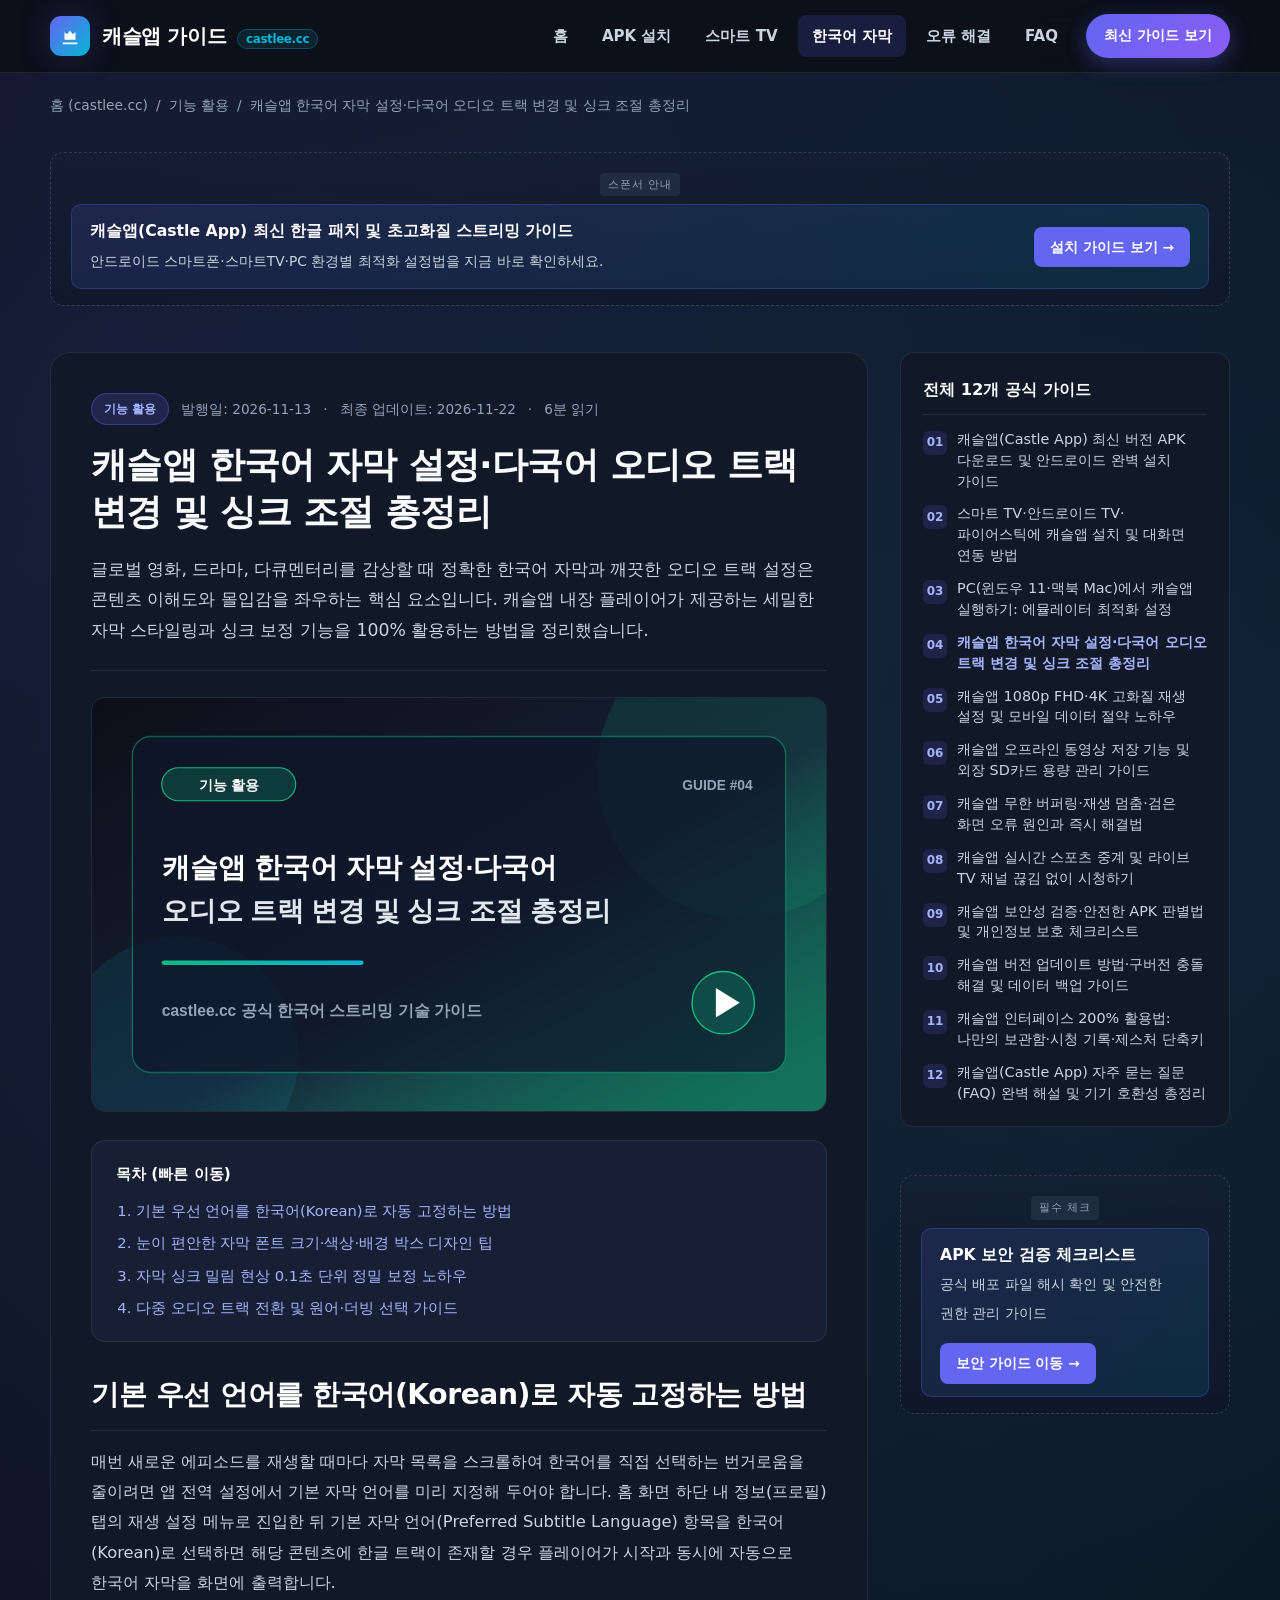
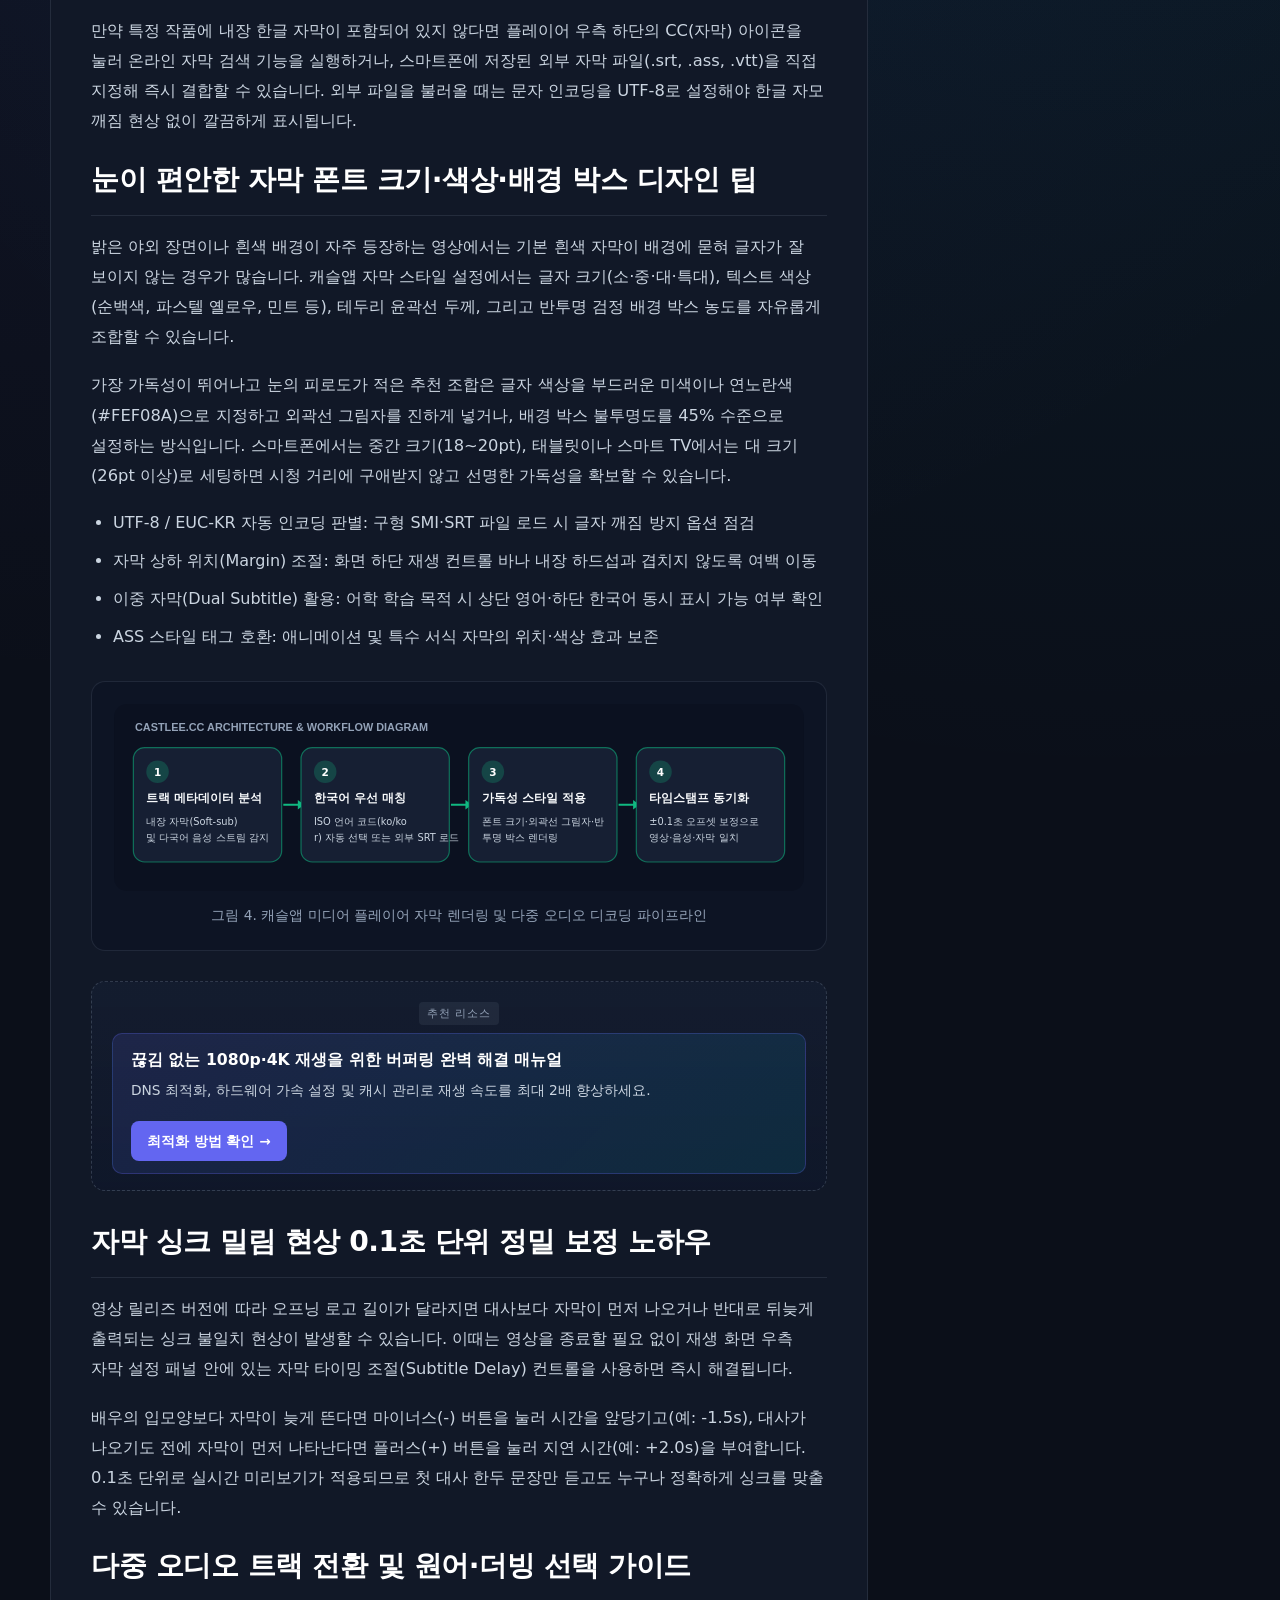
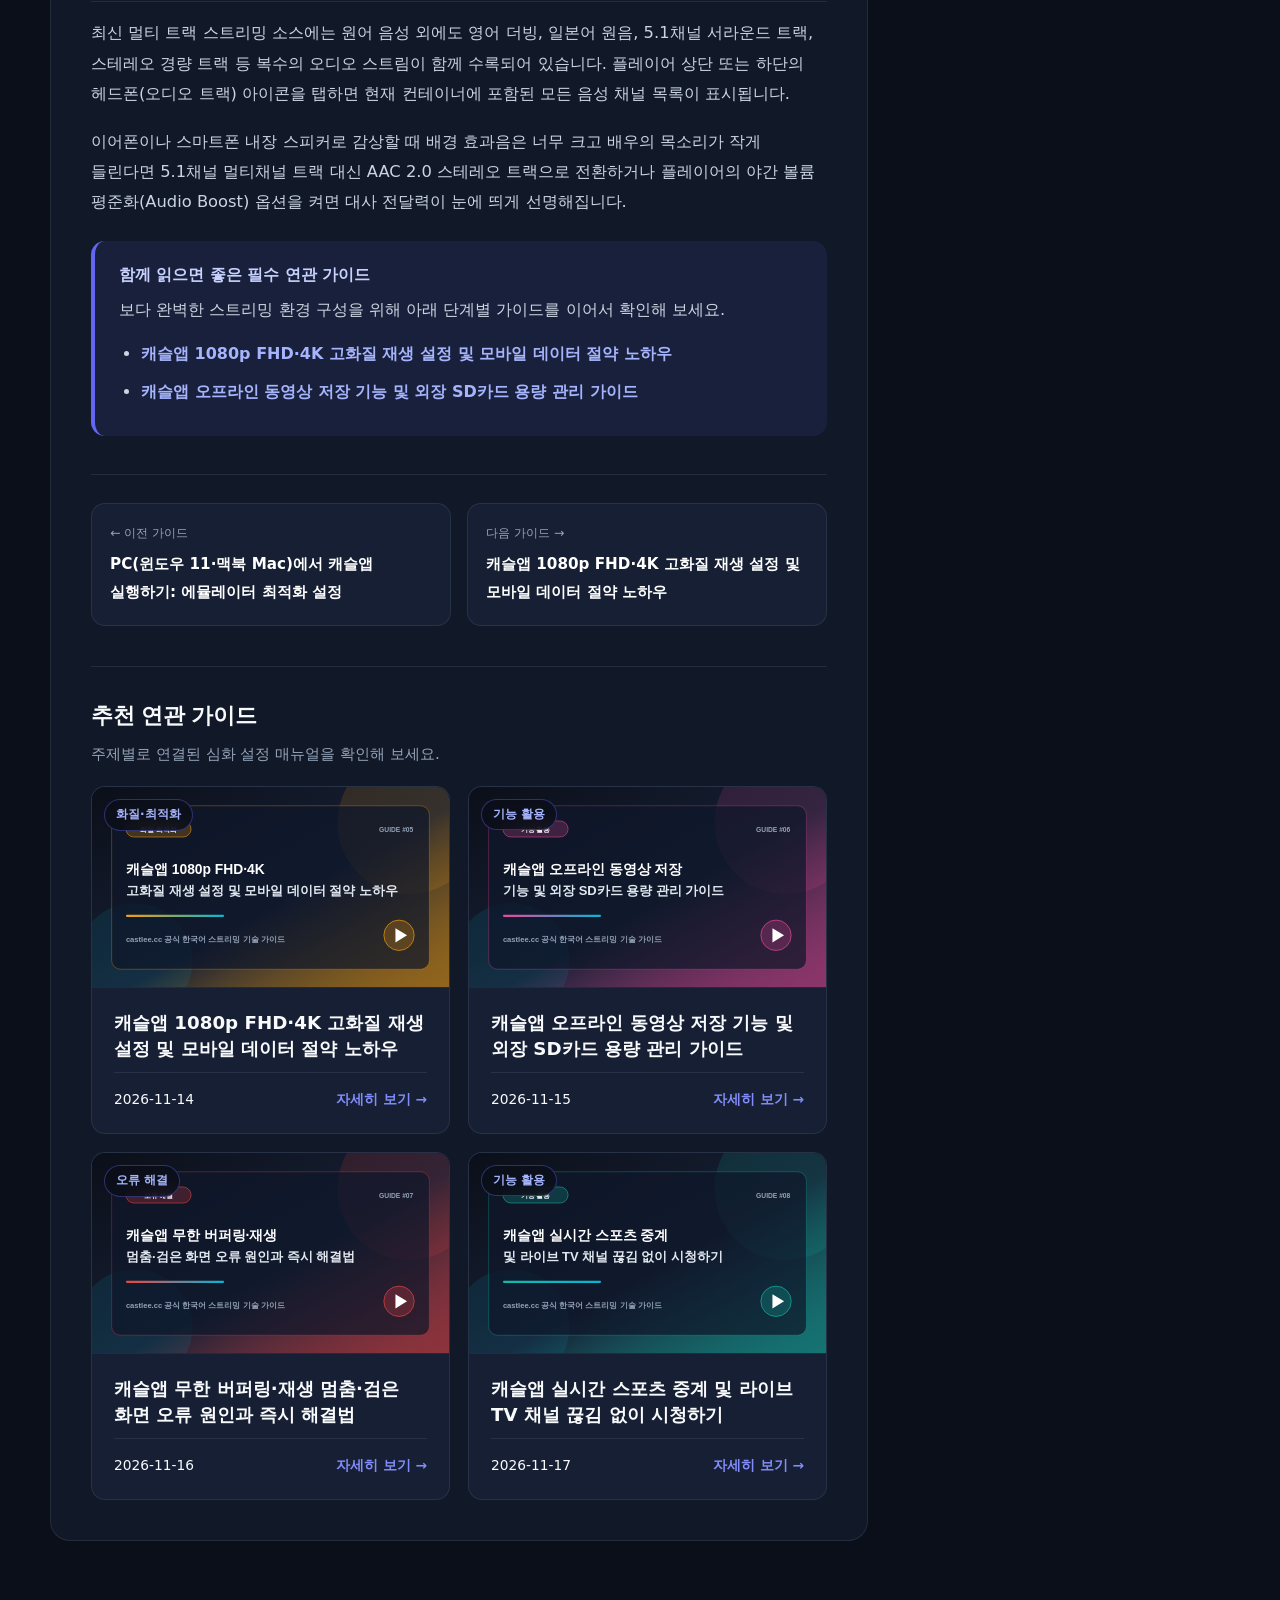
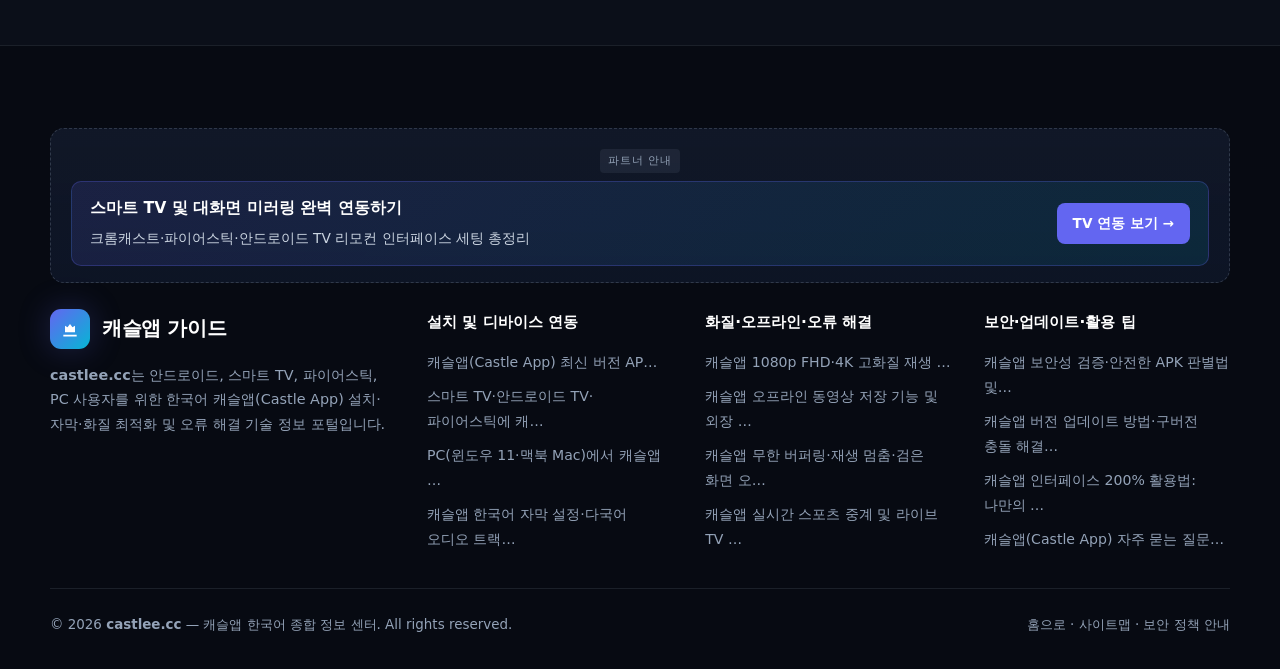
<file: castle-app-korean-subtitle-audio-settings.html>
<!DOCTYPE html>
<html lang="ko">
<head>
  <meta charset="UTF-8">
  <meta name="viewport" content="width=device-width, initial-scale=1.0">
  <title>캐슬앱 한국어 자막 설정·다국어 오디오 트랙 변경 및 싱크 조절 총정리 | castlee.cc</title>
  <meta name="description" content="캐슬앱에서 한국어 자막 자동 불러오기, 글꼴 크기·배경 투명도 커스터마이징, 자막 싱크 밀림 보정 및 멀티 오디오 트랙 전환 방법을 상세히 안내합니다.">
  <meta name="robots" content="index, follow, max-image-preview:large">
  <link rel="canonical" href="https://castlee.cc/castle-app-korean-subtitle-audio-settings.html">
  <meta property="og:type" content="article">
  <meta property="og:locale" content="ko_KR">
  <meta property="og:site_name" content="캐슬앱 공식 가이드 (Castlee.cc)">
  <meta property="og:title" content="캐슬앱 한국어 자막 설정·다국어 오디오 트랙 변경 및 싱크 조절 총정리">
  <meta property="og:description" content="캐슬앱에서 한국어 자막 자동 불러오기, 글꼴 크기·배경 투명도 커스터마이징, 자막 싱크 밀림 보정 및 멀티 오디오 트랙 전환 방법을 상세히 안내합니다.">
  <meta property="og:url" content="https://castlee.cc/castle-app-korean-subtitle-audio-settings.html">
  <meta property="og:image" content="https://castlee.cc/assets/images/post-04.svg">
  <meta name="twitter:card" content="summary_large_image">
  <meta name="twitter:title" content="캐슬앱 한국어 자막 설정·다국어 오디오 트랙 변경 및 싱크 조절 총정리">
  <meta name="twitter:description" content="캐슬앱에서 한국어 자막 자동 불러오기, 글꼴 크기·배경 투명도 커스터마이징, 자막 싱크 밀림 보정 및 멀티 오디오 트랙 전환 방법을 상세히 안내합니다.">
  <meta name="twitter:image" content="https://castlee.cc/assets/images/post-04.svg">
  <link rel="icon" type="image/svg+xml" href="assets/images/favicon.svg">
  <link rel="stylesheet" href="assets/css/style.css">
  <script type="application/ld+json">{"@context": "https://schema.org", "@graph": [{"@type": "Article", "@id": "https://castlee.cc/castle-app-korean-subtitle-audio-settings.html#article", "mainEntityOfPage": {"@type": "WebPage", "@id": "https://castlee.cc/castle-app-korean-subtitle-audio-settings.html"}, "headline": "캐슬앱 한국어 자막 설정·다국어 오디오 트랙 변경 및 싱크 조절 총정리", "description": "캐슬앱에서 한국어 자막 자동 불러오기, 글꼴 크기·배경 투명도 커스터마이징, 자막 싱크 밀림 보정 및 멀티 오디오 트랙 전환 방법을 상세히 안내합니다.", "image": "https://castlee.cc/assets/images/post-04.svg", "inLanguage": "ko-KR", "datePublished": "2026-11-13", "dateModified": "2026-11-22", "author": {"@type": "Organization", "name": "Castlee.cc 기술 에디터팀", "url": "https://castlee.cc/"}, "publisher": {"@type": "Organization", "name": "Castlee.cc", "url": "https://castlee.cc/", "logo": {"@type": "ImageObject", "url": "https://castlee.cc/assets/images/post-01.svg"}}}, {"@type": "BreadcrumbList", "@id": "https://castlee.cc/castle-app-korean-subtitle-audio-settings.html#breadcrumb", "itemListElement": [{"@type": "ListItem", "position": 1, "name": "홈", "item": "https://castlee.cc/"}, {"@type": "ListItem", "position": 2, "name": "기능 활용", "item": "https://castlee.cc/#guides"}, {"@type": "ListItem", "position": 3, "name": "캐슬앱 한국어 자막 설정·다국어 오디오 트랙 변경 및 싱크 조절 총정리", "item": "https://castlee.cc/castle-app-korean-subtitle-audio-settings.html"}]}]}</script>
</head>
<body>
  <a class="skip-link" href="#main-content">본문 바로가기</a>
<header class="site-header" role="banner">
  <div class="container header-inner">
    <a href="index.html" class="brand-logo" aria-label="캐슬앱 공식 가이드 홈으로 이동">
      <span class="brand-badge" aria-hidden="true">
        <svg width="22" height="22" viewBox="0 0 24 24" fill="none">
          <path d="M4 19h16v2H4v-2zm2-3h12V8l-3 2-3-4-3 4-3-2v8z" fill="#ffffff"/>
        </svg>
      </span>
      <span>캐슬앱 가이드 <span class="brand-domain">castlee.cc</span></span>
    </a>

    <button class="mobile-menu-btn" id="mobileMenuBtn" aria-expanded="false" aria-controls="mainNav" aria-label="메뉴 열기">
      <svg width="22" height="22" viewBox="0 0 24 24" fill="none" stroke="currentColor" stroke-width="2.2">
        <line x1="3" y1="6" x2="21" y2="6"/><line x1="3" y1="12" x2="21" y2="12"/><line x1="3" y1="18" x2="21" y2="18"/>
      </svg>
    </button>

    <nav class="main-nav" id="mainNav" aria-label="주요 메뉴">
      <a href="index.html" class="nav-link ">홈</a>
      <a href="castle-app-apk-download-install.html" class="nav-link ">APK 설치</a>
      <a href="castle-app-smart-tv-firestick-guide.html" class="nav-link ">스마트 TV</a>
      <a href="castle-app-korean-subtitle-audio-settings.html" class="nav-link active">한국어 자막</a>
      <a href="castle-app-buffering-error-fix.html" class="nav-link ">오류 해결</a>
      <a href="castle-app-faq-complete-guide.html" class="nav-link ">FAQ</a>
      <a href="castle-app-apk-download-install.html" class="nav-cta">최신 가이드 보기</a>
    </nav>
  </div>
</header>

  <main id="main-content" class="container">
    <nav class="breadcrumb-nav" aria-label="경로 안내">
      <ol class="breadcrumb-list">
        <li><a href="index.html">홈 (castlee.cc)</a></li>
        <li aria-hidden="true">/</li>
        <li><a href="index.html#guides">기능 활용</a></li>
        <li aria-hidden="true">/</li>
        <li aria-current="page">캐슬앱 한국어 자막 설정·다국어 오디오 트랙 변경 및 싱크 조절 총정리</li>
      </ol>
    </nav>

    <div class="ad-slot-wrapper" data-ad-slot="header-top" aria-label="상단 안내 배너"></div>

    <div class="post-layout">
      <article class="post-main-card">
        <div class="post-header-meta">
          <span class="post-badge">기능 활용</span>
          <time datetime="2026-11-13">발행일: 2026-11-13</time>
          <span>·</span>
          <span>최종 업데이트: 2026-11-22</span>
          <span>·</span>
          <span>6분 읽기</span>
        </div>

        <h1 class="post-h1">캐슬앱 한국어 자막 설정·다국어 오디오 트랙 변경 및 싱크 조절 총정리</h1>
        <p class="post-lead">글로벌 영화, 드라마, 다큐멘터리를 감상할 때 정확한 한국어 자막과 깨끗한 오디오 트랙 설정은 콘텐츠 이해도와 몰입감을 좌우하는 핵심 요소입니다. 캐슬앱 내장 플레이어가 제공하는 세밀한 자막 스타일링과 싱크 보정 기능을 100% 활용하는 방법을 정리했습니다.</p>

        <div class="post-hero-banner">
          <img class="lazy-img" src="data:image/svg+xml,%3Csvg xmlns='http://www.w3.org/2000/svg' viewBox='0 0 800 450'%3E%3Crect width='800' height='450' fill='%23161f33'/%3E%3C/svg%3E" data-src="assets/images/post-04.svg" alt="캐슬앱 한국어 자막 설정·다국어 오디오 트랙 변경 및 싱크 조절 총정리" loading="lazy" width="800" height="450">
        </div>

        <nav class="toc-box" aria-label="본문 목차">
          <div class="toc-title">목차 (빠른 이동)</div>
          <ol class="toc-list">
            <li><a href="#section-1">기본 우선 언어를 한국어(Korean)로 자동 고정하는 방법</a></li><li><a href="#section-2">눈이 편안한 자막 폰트 크기·색상·배경 박스 디자인 팁</a></li><li><a href="#section-3">자막 싱크 밀림 현상 0.1초 단위 정밀 보정 노하우</a></li><li><a href="#section-4">다중 오디오 트랙 전환 및 원어·더빙 선택 가이드</a></li>
          </ol>
        </nav>

        <div class="article-prose">
          <section id="section-1"><h2>기본 우선 언어를 한국어(Korean)로 자동 고정하는 방법</h2><p>매번 새로운 에피소드를 재생할 때마다 자막 목록을 스크롤하여 한국어를 직접 선택하는 번거로움을 줄이려면 앱 전역 설정에서 기본 자막 언어를 미리 지정해 두어야 합니다. 홈 화면 하단 내 정보(프로필) 탭의 재생 설정 메뉴로 진입한 뒤 기본 자막 언어(Preferred Subtitle Language) 항목을 한국어(Korean)로 선택하면 해당 콘텐츠에 한글 트랙이 존재할 경우 플레이어가 시작과 동시에 자동으로 한국어 자막을 화면에 출력합니다.</p><p>만약 특정 작품에 내장 한글 자막이 포함되어 있지 않다면 플레이어 우측 하단의 CC(자막) 아이콘을 눌러 온라인 자막 검색 기능을 실행하거나, 스마트폰에 저장된 외부 자막 파일(.srt, .ass, .vtt)을 직접 지정해 즉시 결합할 수 있습니다. 외부 파일을 불러올 때는 문자 인코딩을 UTF-8로 설정해야 한글 자모 깨짐 현상 없이 깔끔하게 표시됩니다.</p></section><section id="section-2"><h2>눈이 편안한 자막 폰트 크기·색상·배경 박스 디자인 팁</h2><p>밝은 야외 장면이나 흰색 배경이 자주 등장하는 영상에서는 기본 흰색 자막이 배경에 묻혀 글자가 잘 보이지 않는 경우가 많습니다. 캐슬앱 자막 스타일 설정에서는 글자 크기(소·중·대·특대), 텍스트 색상(순백색, 파스텔 옐로우, 민트 등), 테두리 윤곽선 두께, 그리고 반투명 검정 배경 박스 농도를 자유롭게 조합할 수 있습니다.</p><p>가장 가독성이 뛰어나고 눈의 피로도가 적은 추천 조합은 글자 색상을 부드러운 미색이나 연노란색(#FEF08A)으로 지정하고 외곽선 그림자를 진하게 넣거나, 배경 박스 불투명도를 45% 수준으로 설정하는 방식입니다. 스마트폰에서는 중간 크기(18~20pt), 태블릿이나 스마트 TV에서는 대 크기(26pt 이상)로 세팅하면 시청 거리에 구애받지 않고 선명한 가독성을 확보할 수 있습니다.</p><ul><li>UTF-8 / EUC-KR 자동 인코딩 판별: 구형 SMI·SRT 파일 로드 시 글자 깨짐 방지 옵션 점검</li><li>자막 상하 위치(Margin) 조절: 화면 하단 재생 컨트롤 바나 내장 하드섭과 겹치지 않도록 여백 이동</li><li>이중 자막(Dual Subtitle) 활용: 어학 학습 목적 시 상단 영어·하단 한국어 동시 표시 가능 여부 확인</li><li>ASS 스타일 태그 호환: 애니메이션 및 특수 서식 자막의 위치·색상 효과 보존</li></ul>
                <figure class="diagram-figure">
                  <svg xmlns="http://www.w3.org/2000/svg" viewBox="0 0 856 232" role="img" aria-label="그림 4. 캐슬앱 미디어 플레이어 자막 렌더링 및 다중 오디오 디코딩 파이프라인">
  <rect width="856" height="232" rx="16" fill="#0b1120"/>
  <text x="26" y="34" fill="#94a3b8" font-family="Pretendard, Noto Sans KR, sans-serif" font-size="13.5" font-weight="700">CASTLEE.CC ARCHITECTURE &amp; WORKFLOW DIAGRAM</text>
  
    <g>
      <rect x="24" y="54" width="184" height="142" rx="14" fill="#161f33" stroke="#10b981" stroke-opacity="0.55" stroke-width="1.5"/>
      <circle cx="54" cy="84" r="14" fill="#10b981" fill-opacity="0.25"/>
      <text x="54" y="89" text-anchor="middle" fill="#ffffff" font-size="13" font-weight="800">1</text>
      <text x="40" y="122" fill="#f8fafc" font-size="14.5" font-weight="700">트랙 메타데이터 분석</text>
      <text x="40" y="150" fill="#cbd5e1" font-size="12.2">내장 자막(Soft-sub)</text>
      <text x="40" y="170" fill="#cbd5e1" font-size="12.2"> 및 다국어 음성 스트림 감지</text>
    </g><line x1="210" y1="125" x2="230" y2="125" stroke="#10b981" stroke-width="2.5"/><polygon points="228,119 236,125 228,131" fill="#10b981"/>
    <g>
      <rect x="232" y="54" width="184" height="142" rx="14" fill="#161f33" stroke="#10b981" stroke-opacity="0.55" stroke-width="1.5"/>
      <circle cx="262" cy="84" r="14" fill="#10b981" fill-opacity="0.25"/>
      <text x="262" y="89" text-anchor="middle" fill="#ffffff" font-size="13" font-weight="800">2</text>
      <text x="248" y="122" fill="#f8fafc" font-size="14.5" font-weight="700">한국어 우선 매칭</text>
      <text x="248" y="150" fill="#cbd5e1" font-size="12.2">ISO 언어 코드(ko/ko</text>
      <text x="248" y="170" fill="#cbd5e1" font-size="12.2">r) 자동 선택 또는 외부 SRT 로드</text>
    </g><line x1="418" y1="125" x2="438" y2="125" stroke="#10b981" stroke-width="2.5"/><polygon points="436,119 444,125 436,131" fill="#10b981"/>
    <g>
      <rect x="440" y="54" width="184" height="142" rx="14" fill="#161f33" stroke="#10b981" stroke-opacity="0.55" stroke-width="1.5"/>
      <circle cx="470" cy="84" r="14" fill="#10b981" fill-opacity="0.25"/>
      <text x="470" y="89" text-anchor="middle" fill="#ffffff" font-size="13" font-weight="800">3</text>
      <text x="456" y="122" fill="#f8fafc" font-size="14.5" font-weight="700">가독성 스타일 적용</text>
      <text x="456" y="150" fill="#cbd5e1" font-size="12.2">폰트 크기·외곽선 그림자·반</text>
      <text x="456" y="170" fill="#cbd5e1" font-size="12.2">투명 박스 렌더링</text>
    </g><line x1="626" y1="125" x2="646" y2="125" stroke="#10b981" stroke-width="2.5"/><polygon points="644,119 652,125 644,131" fill="#10b981"/>
    <g>
      <rect x="648" y="54" width="184" height="142" rx="14" fill="#161f33" stroke="#10b981" stroke-opacity="0.55" stroke-width="1.5"/>
      <circle cx="678" cy="84" r="14" fill="#10b981" fill-opacity="0.25"/>
      <text x="678" y="89" text-anchor="middle" fill="#ffffff" font-size="13" font-weight="800">4</text>
      <text x="664" y="122" fill="#f8fafc" font-size="14.5" font-weight="700">타임스탬프 동기화</text>
      <text x="664" y="150" fill="#cbd5e1" font-size="12.2">±0.1초 오프셋 보정으로 </text>
      <text x="664" y="170" fill="#cbd5e1" font-size="12.2">영상·음성·자막 일치</text>
    </g>
</svg>
                  <figcaption class="diagram-caption">그림 4. 캐슬앱 미디어 플레이어 자막 렌더링 및 다중 오디오 디코딩 파이프라인</figcaption>
                </figure>
                <div class="ad-slot-wrapper" data-ad-slot="in-content" aria-label="본문 추천 배너"></div></section><section id="section-3"><h2>자막 싱크 밀림 현상 0.1초 단위 정밀 보정 노하우</h2><p>영상 릴리즈 버전에 따라 오프닝 로고 길이가 달라지면 대사보다 자막이 먼저 나오거나 반대로 뒤늦게 출력되는 싱크 불일치 현상이 발생할 수 있습니다. 이때는 영상을 종료할 필요 없이 재생 화면 우측 자막 설정 패널 안에 있는 자막 타이밍 조절(Subtitle Delay) 컨트롤을 사용하면 즉시 해결됩니다.</p><p>배우의 입모양보다 자막이 늦게 뜬다면 마이너스(-) 버튼을 눌러 시간을 앞당기고(예: -1.5s), 대사가 나오기도 전에 자막이 먼저 나타난다면 플러스(+) 버튼을 눌러 지연 시간(예: +2.0s)을 부여합니다. 0.1초 단위로 실시간 미리보기가 적용되므로 첫 대사 한두 문장만 듣고도 누구나 정확하게 싱크를 맞출 수 있습니다.</p></section><section id="section-4"><h2>다중 오디오 트랙 전환 및 원어·더빙 선택 가이드</h2><p>최신 멀티 트랙 스트리밍 소스에는 원어 음성 외에도 영어 더빙, 일본어 원음, 5.1채널 서라운드 트랙, 스테레오 경량 트랙 등 복수의 오디오 스트림이 함께 수록되어 있습니다. 플레이어 상단 또는 하단의 헤드폰(오디오 트랙) 아이콘을 탭하면 현재 컨테이너에 포함된 모든 음성 채널 목록이 표시됩니다.</p><p>이어폰이나 스마트폰 내장 스피커로 감상할 때 배경 효과음은 너무 크고 배우의 목소리가 작게 들린다면 5.1채널 멀티채널 트랙 대신 AAC 2.0 스테레오 트랙으로 전환하거나 플레이어의 야간 볼륨 평준화(Audio Boost) 옵션을 켜면 대사 전달력이 눈에 띄게 선명해집니다.</p></section>
          
        <div class="info-callout">
          <div class="info-callout-title">함께 읽으면 좋은 필수 연관 가이드</div>
          <p style="margin-bottom:8px;">보다 완벽한 스트리밍 환경 구성을 위해 아래 단계별 가이드를 이어서 확인해 보세요.</p>
          <ul style="margin-bottom:0;">
            <li><a href="castle-app-hd-4k-streaming-quality.html" style="color:#a5b4fc;font-weight:700;">캐슬앱 1080p FHD·4K 고화질 재생 설정 및 모바일 데이터 절약 노하우</a></li>
            <li><a href="castle-app-offline-download-storage-guide.html" style="color:#a5b4fc;font-weight:700;">캐슬앱 오프라인 동영상 저장 기능 및 외장 SD카드 용량 관리 가이드</a></li>
          </ul>
        </div>
        </div>

        <nav class="post-prev-next" aria-label="이전 및 다음 포스트 이동">
          <a class="pn-card" href="castle-app-pc-windows-mac-guide.html">
            <span class="pn-label">&larr; 이전 가이드</span>
            <span class="pn-title">PC(윈도우 11·맥북 Mac)에서 캐슬앱 실행하기: 에뮬레이터 최적화 설정</span>
          </a>
          <a class="pn-card" href="castle-app-hd-4k-streaming-quality.html">
            <span class="pn-label">다음 가이드 &rarr;</span>
            <span class="pn-title">캐슬앱 1080p FHD·4K 고화질 재생 설정 및 모바일 데이터 절약 노하우</span>
          </a>
        </nav>

        <section class="related-posts-section" aria-label="관련 추천 포스트">
          <h2 class="section-title" style="font-size:1.35rem;margin-bottom:6px;">추천 연관 가이드</h2>
          <p class="section-subtitle">주제별로 연결된 심화 설정 매뉴얼을 확인해 보세요.</p>
          <div class="related-grid">
            
            <article class="post-card">
              <a href="castle-app-hd-4k-streaming-quality.html" class="post-card-thumb">
                <img class="lazy-img" src="data:image/svg+xml,%3Csvg xmlns='http://www.w3.org/2000/svg' viewBox='0 0 800 450'%3E%3Crect width='800' height='450' fill='%23161f33'/%3E%3C/svg%3E" data-src="assets/images/post-05.svg" alt="캐슬앱 1080p FHD·4K 고화질 재생 설정 및 모바일 데이터 절약 노하우" loading="lazy" width="800" height="450">
                <span class="post-category-tag">화질·최적화</span>
              </a>
              <div class="post-card-body">
                <h3 class="post-card-title"><a href="castle-app-hd-4k-streaming-quality.html">캐슬앱 1080p FHD·4K 고화질 재생 설정 및 모바일 데이터 절약 노하우</a></h3>
                <div class="post-card-footer">
                  <span>2026-11-14</span>
                  <a class="read-more-link" href="castle-app-hd-4k-streaming-quality.html">자세히 보기 &rarr;</a>
                </div>
              </div>
            </article>
            <article class="post-card">
              <a href="castle-app-offline-download-storage-guide.html" class="post-card-thumb">
                <img class="lazy-img" src="data:image/svg+xml,%3Csvg xmlns='http://www.w3.org/2000/svg' viewBox='0 0 800 450'%3E%3Crect width='800' height='450' fill='%23161f33'/%3E%3C/svg%3E" data-src="assets/images/post-06.svg" alt="캐슬앱 오프라인 동영상 저장 기능 및 외장 SD카드 용량 관리 가이드" loading="lazy" width="800" height="450">
                <span class="post-category-tag">기능 활용</span>
              </a>
              <div class="post-card-body">
                <h3 class="post-card-title"><a href="castle-app-offline-download-storage-guide.html">캐슬앱 오프라인 동영상 저장 기능 및 외장 SD카드 용량 관리 가이드</a></h3>
                <div class="post-card-footer">
                  <span>2026-11-15</span>
                  <a class="read-more-link" href="castle-app-offline-download-storage-guide.html">자세히 보기 &rarr;</a>
                </div>
              </div>
            </article>
            <article class="post-card">
              <a href="castle-app-buffering-error-fix.html" class="post-card-thumb">
                <img class="lazy-img" src="data:image/svg+xml,%3Csvg xmlns='http://www.w3.org/2000/svg' viewBox='0 0 800 450'%3E%3Crect width='800' height='450' fill='%23161f33'/%3E%3C/svg%3E" data-src="assets/images/post-07.svg" alt="캐슬앱 무한 버퍼링·재생 멈춤·검은 화면 오류 원인과 즉시 해결법" loading="lazy" width="800" height="450">
                <span class="post-category-tag">오류 해결</span>
              </a>
              <div class="post-card-body">
                <h3 class="post-card-title"><a href="castle-app-buffering-error-fix.html">캐슬앱 무한 버퍼링·재생 멈춤·검은 화면 오류 원인과 즉시 해결법</a></h3>
                <div class="post-card-footer">
                  <span>2026-11-16</span>
                  <a class="read-more-link" href="castle-app-buffering-error-fix.html">자세히 보기 &rarr;</a>
                </div>
              </div>
            </article>
            <article class="post-card">
              <a href="castle-app-live-sports-channels-guide.html" class="post-card-thumb">
                <img class="lazy-img" src="data:image/svg+xml,%3Csvg xmlns='http://www.w3.org/2000/svg' viewBox='0 0 800 450'%3E%3Crect width='800' height='450' fill='%23161f33'/%3E%3C/svg%3E" data-src="assets/images/post-08.svg" alt="캐슬앱 실시간 스포츠 중계 및 라이브 TV 채널 끊김 없이 시청하기" loading="lazy" width="800" height="450">
                <span class="post-category-tag">기능 활용</span>
              </a>
              <div class="post-card-body">
                <h3 class="post-card-title"><a href="castle-app-live-sports-channels-guide.html">캐슬앱 실시간 스포츠 중계 및 라이브 TV 채널 끊김 없이 시청하기</a></h3>
                <div class="post-card-footer">
                  <span>2026-11-17</span>
                  <a class="read-more-link" href="castle-app-live-sports-channels-guide.html">자세히 보기 &rarr;</a>
                </div>
              </div>
            </article>
          </div>
        </section>
      </article>

      <aside class="post-sidebar" aria-label="전체 가이드 목록 사이드바">
        <div class="sidebar-widget">
          <h2 class="widget-title">전체 12개 공식 가이드</h2>
          <ul class="sidebar-post-list">
            <li><a class="" href="castle-app-apk-download-install.html"><span class="sidebar-num">01</span><span>캐슬앱(Castle App) 최신 버전 APK 다운로드 및 안드로이드 완벽 설치 가이드</span></a></li><li><a class="" href="castle-app-smart-tv-firestick-guide.html"><span class="sidebar-num">02</span><span>스마트 TV·안드로이드 TV·파이어스틱에 캐슬앱 설치 및 대화면 연동 방법</span></a></li><li><a class="" href="castle-app-pc-windows-mac-guide.html"><span class="sidebar-num">03</span><span>PC(윈도우 11·맥북 Mac)에서 캐슬앱 실행하기: 에뮬레이터 최적화 설정</span></a></li><li><a class="current" href="castle-app-korean-subtitle-audio-settings.html"><span class="sidebar-num">04</span><span>캐슬앱 한국어 자막 설정·다국어 오디오 트랙 변경 및 싱크 조절 총정리</span></a></li><li><a class="" href="castle-app-hd-4k-streaming-quality.html"><span class="sidebar-num">05</span><span>캐슬앱 1080p FHD·4K 고화질 재생 설정 및 모바일 데이터 절약 노하우</span></a></li><li><a class="" href="castle-app-offline-download-storage-guide.html"><span class="sidebar-num">06</span><span>캐슬앱 오프라인 동영상 저장 기능 및 외장 SD카드 용량 관리 가이드</span></a></li><li><a class="" href="castle-app-buffering-error-fix.html"><span class="sidebar-num">07</span><span>캐슬앱 무한 버퍼링·재생 멈춤·검은 화면 오류 원인과 즉시 해결법</span></a></li><li><a class="" href="castle-app-live-sports-channels-guide.html"><span class="sidebar-num">08</span><span>캐슬앱 실시간 스포츠 중계 및 라이브 TV 채널 끊김 없이 시청하기</span></a></li><li><a class="" href="castle-app-security-privacy-safety.html"><span class="sidebar-num">09</span><span>캐슬앱 보안성 검증·안전한 APK 판별법 및 개인정보 보호 체크리스트</span></a></li><li><a class="" href="castle-app-update-version-history-guide.html"><span class="sidebar-num">10</span><span>캐슬앱 버전 업데이트 방법·구버전 충돌 해결 및 데이터 백업 가이드</span></a></li><li><a class="" href="castle-app-ui-features-watchlist-guide.html"><span class="sidebar-num">11</span><span>캐슬앱 인터페이스 200% 활용법: 나만의 보관함·시청 기록·제스처 단축키</span></a></li><li><a class="" href="castle-app-faq-complete-guide.html"><span class="sidebar-num">12</span><span>캐슬앱(Castle App) 자주 묻는 질문(FAQ) 완벽 해설 및 기기 호환성 총정리</span></a></li>
          </ul>
        </div>
        <div class="ad-slot-wrapper" data-ad-slot="sidebar-box" aria-label="사이드바 안내 배너"></div>
      </aside>
    </div>
  </main>

  <footer class="site-footer" role="contentinfo">
  <div class="container">
    <div class="ad-slot-wrapper" data-ad-slot="footer-banner" aria-label="하단 안내 배너"></div>
    <div class="footer-grid">
      <div>
        <a href="index.html" class="brand-logo">
          <span class="brand-badge" aria-hidden="true">
            <svg width="20" height="20" viewBox="0 0 24 24" fill="none">
              <path d="M4 19h16v2H4v-2zm2-3h12V8l-3 2-3-4-3 4-3-2v8z" fill="#ffffff"/>
            </svg>
          </span>
          <span>캐슬앱 가이드</span>
        </a>
        <p class="footer-desc">
          <strong>castlee.cc</strong>는 안드로이드, 스마트 TV, 파이어스틱, PC 사용자를 위한 한국어 캐슬앱(Castle App) 설치·자막·화질 최적화 및 오류 해결 기술 정보 포털입니다.
        </p>
      </div>
      <div>
        <h3 class="footer-heading">설치 및 디바이스 연동</h3>
        <ul class="footer-links"><li><a href="castle-app-apk-download-install.html">캐슬앱(Castle App) 최신 버전 AP…</a></li><li><a href="castle-app-smart-tv-firestick-guide.html">스마트 TV·안드로이드 TV·파이어스틱에 캐…</a></li><li><a href="castle-app-pc-windows-mac-guide.html">PC(윈도우 11·맥북 Mac)에서 캐슬앱 …</a></li><li><a href="castle-app-korean-subtitle-audio-settings.html">캐슬앱 한국어 자막 설정·다국어 오디오 트랙…</a></li></ul>
      </div>
      <div>
        <h3 class="footer-heading">화질·오프라인·오류 해결</h3>
        <ul class="footer-links"><li><a href="castle-app-hd-4k-streaming-quality.html">캐슬앱 1080p FHD·4K 고화질 재생 …</a></li><li><a href="castle-app-offline-download-storage-guide.html">캐슬앱 오프라인 동영상 저장 기능 및 외장 …</a></li><li><a href="castle-app-buffering-error-fix.html">캐슬앱 무한 버퍼링·재생 멈춤·검은 화면 오…</a></li><li><a href="castle-app-live-sports-channels-guide.html">캐슬앱 실시간 스포츠 중계 및 라이브 TV …</a></li></ul>
      </div>
      <div>
        <h3 class="footer-heading">보안·업데이트·활용 팁</h3>
        <ul class="footer-links"><li><a href="castle-app-security-privacy-safety.html">캐슬앱 보안성 검증·안전한 APK 판별법 및…</a></li><li><a href="castle-app-update-version-history-guide.html">캐슬앱 버전 업데이트 방법·구버전 충돌 해결…</a></li><li><a href="castle-app-ui-features-watchlist-guide.html">캐슬앱 인터페이스 200% 활용법: 나만의 …</a></li><li><a href="castle-app-faq-complete-guide.html">캐슬앱(Castle App) 자주 묻는 질문…</a></li></ul>
      </div>
    </div>
    <div class="footer-bottom">
      <span>&copy; 2026 <strong>castlee.cc</strong> — 캐슬앱 한국어 종합 정보 센터. All rights reserved.</span>
      <span><a href="index.html">홈으로</a> · <a href="sitemap.xml">사이트맵</a> · <a href="castle-app-security-privacy-safety.html">보안 정책 안내</a></span>
    </div>
  </div>
</footer>
<script src="assets/js/ads.js" defer></script>
<script src="assets/js/main.js" defer></script>
</body>
</html>
</file>
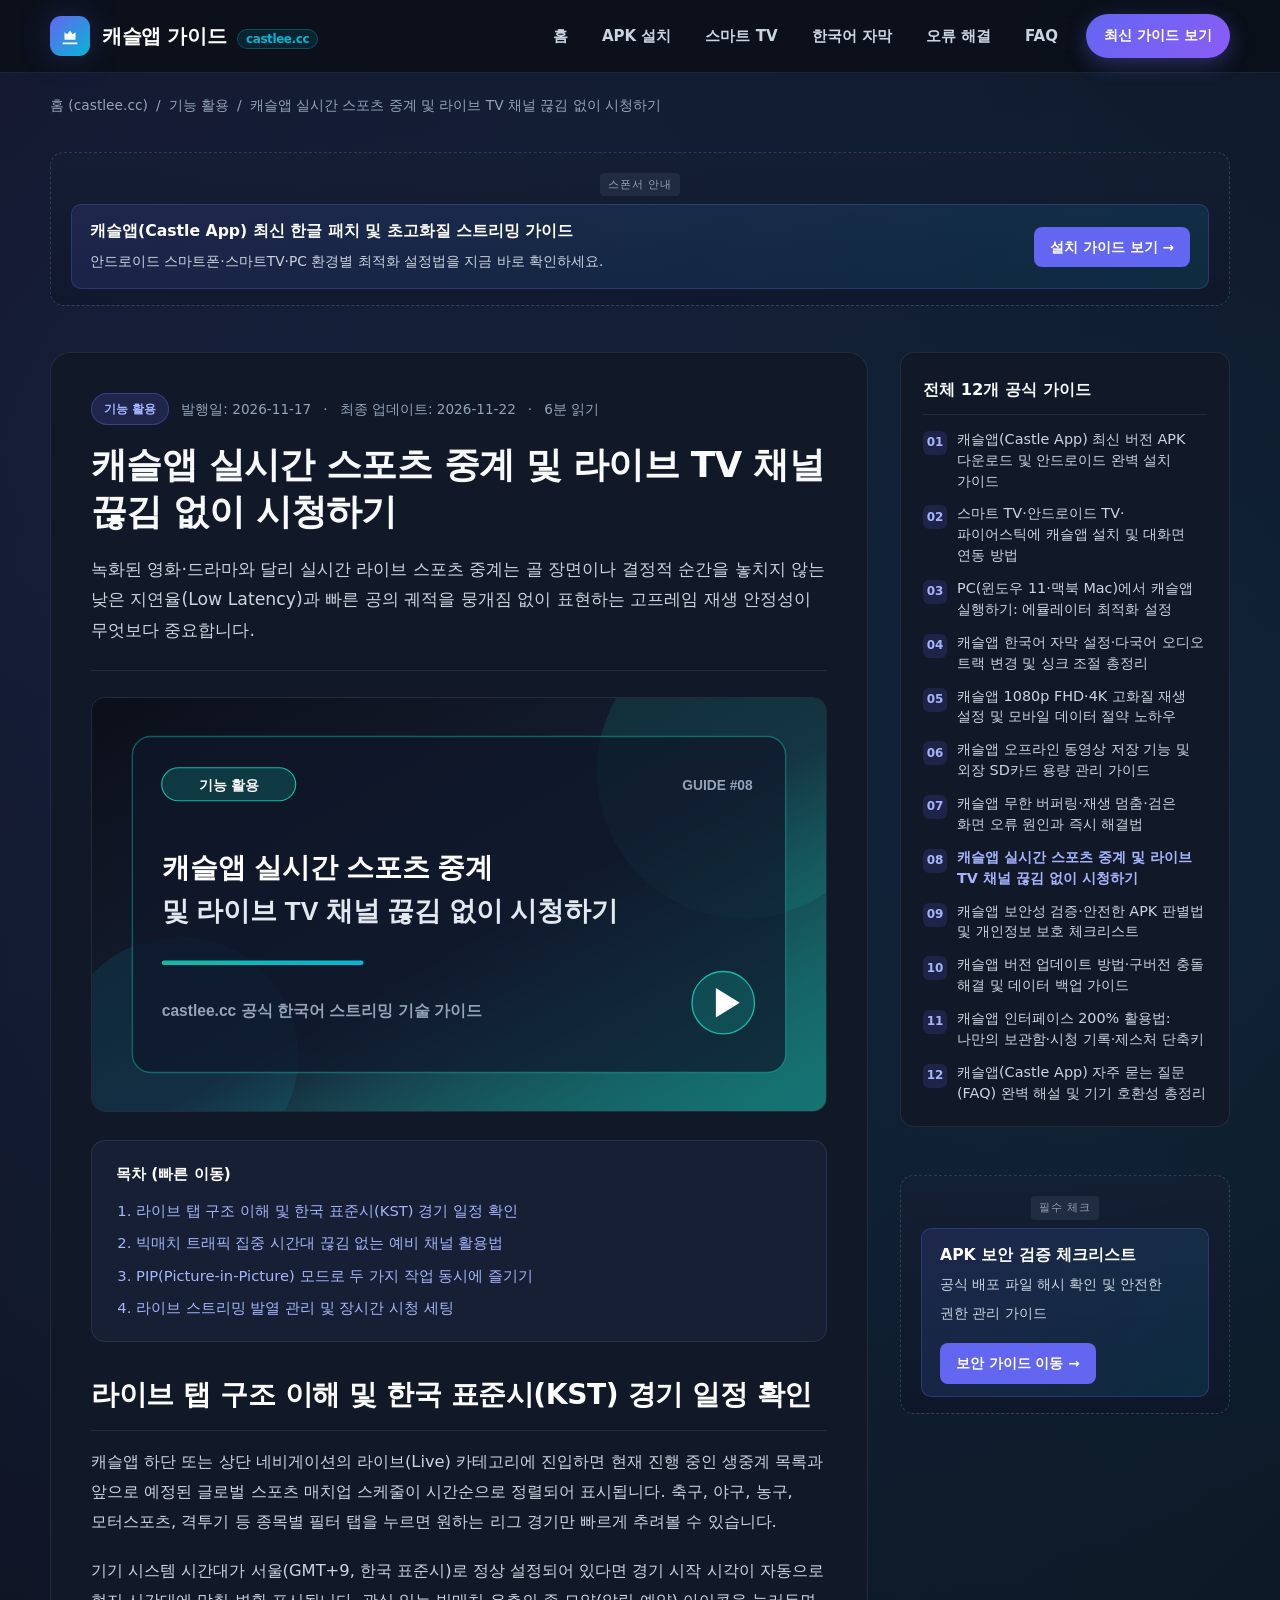
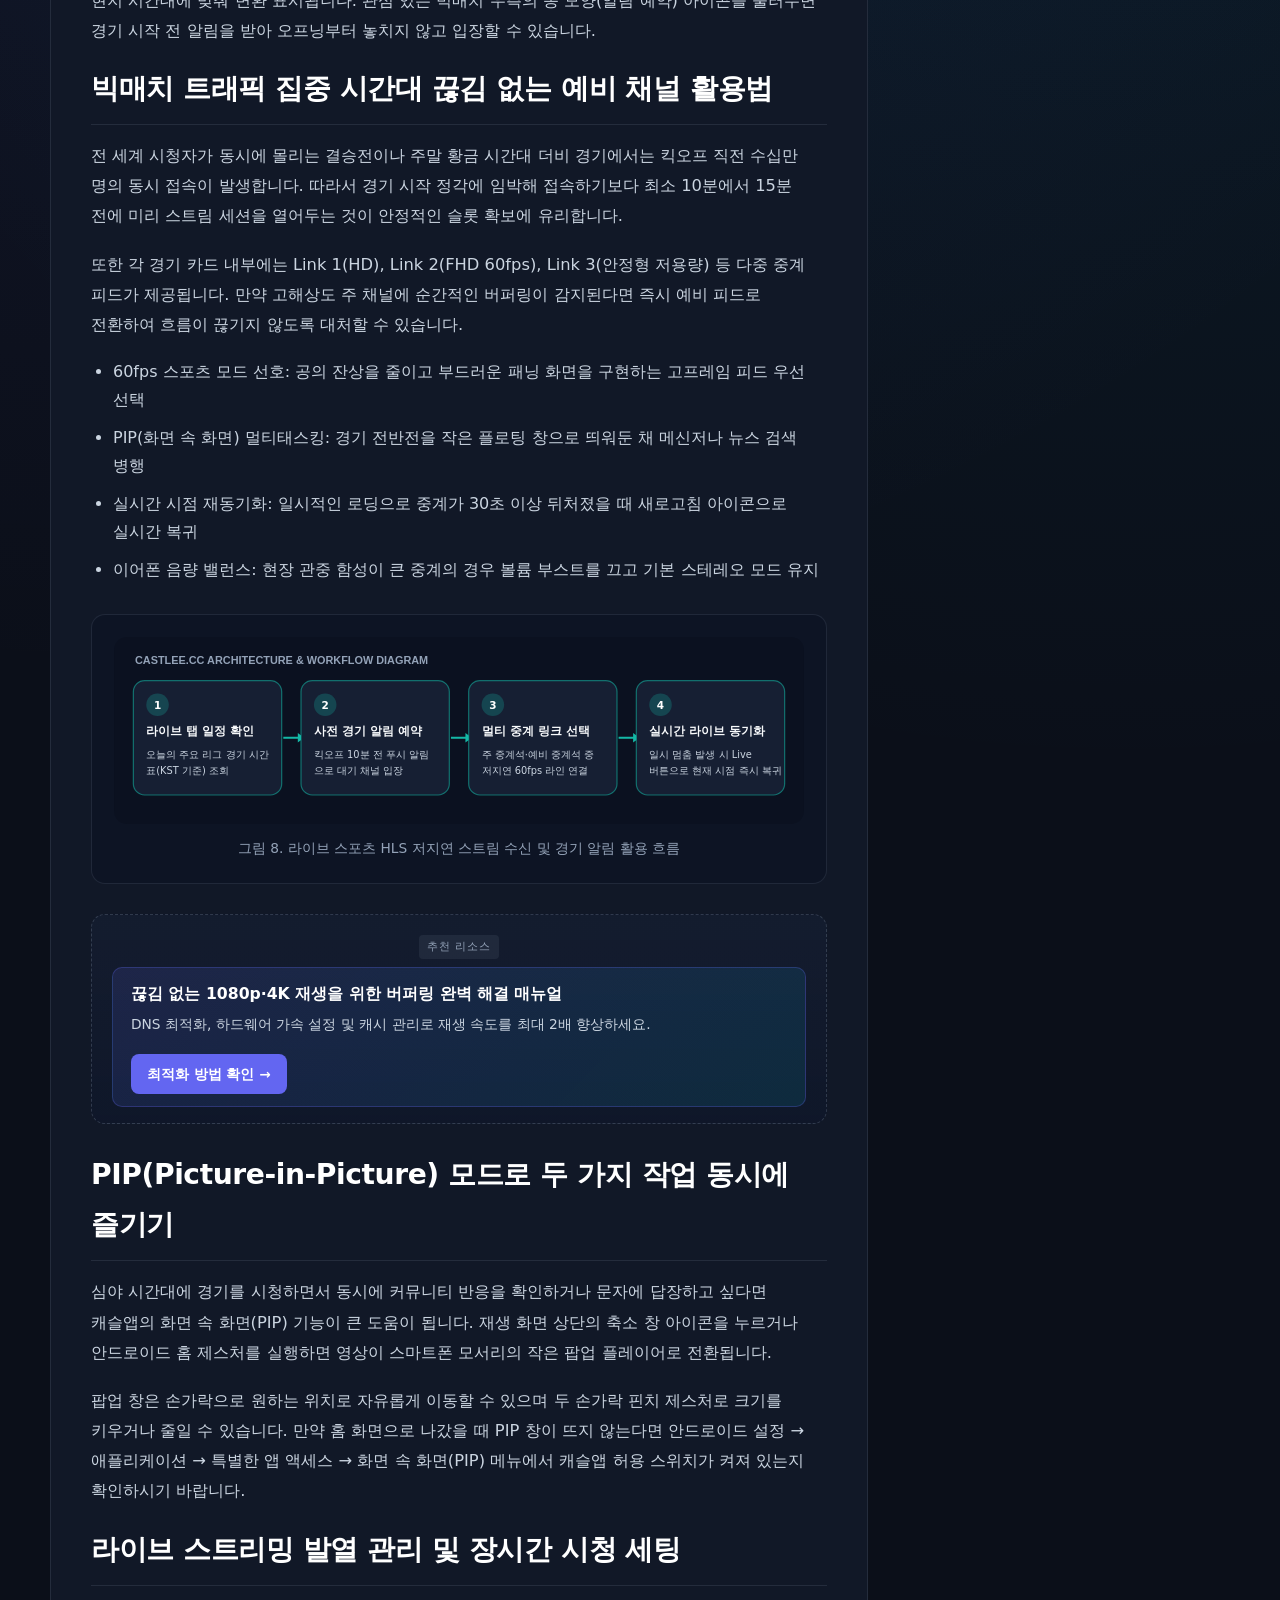
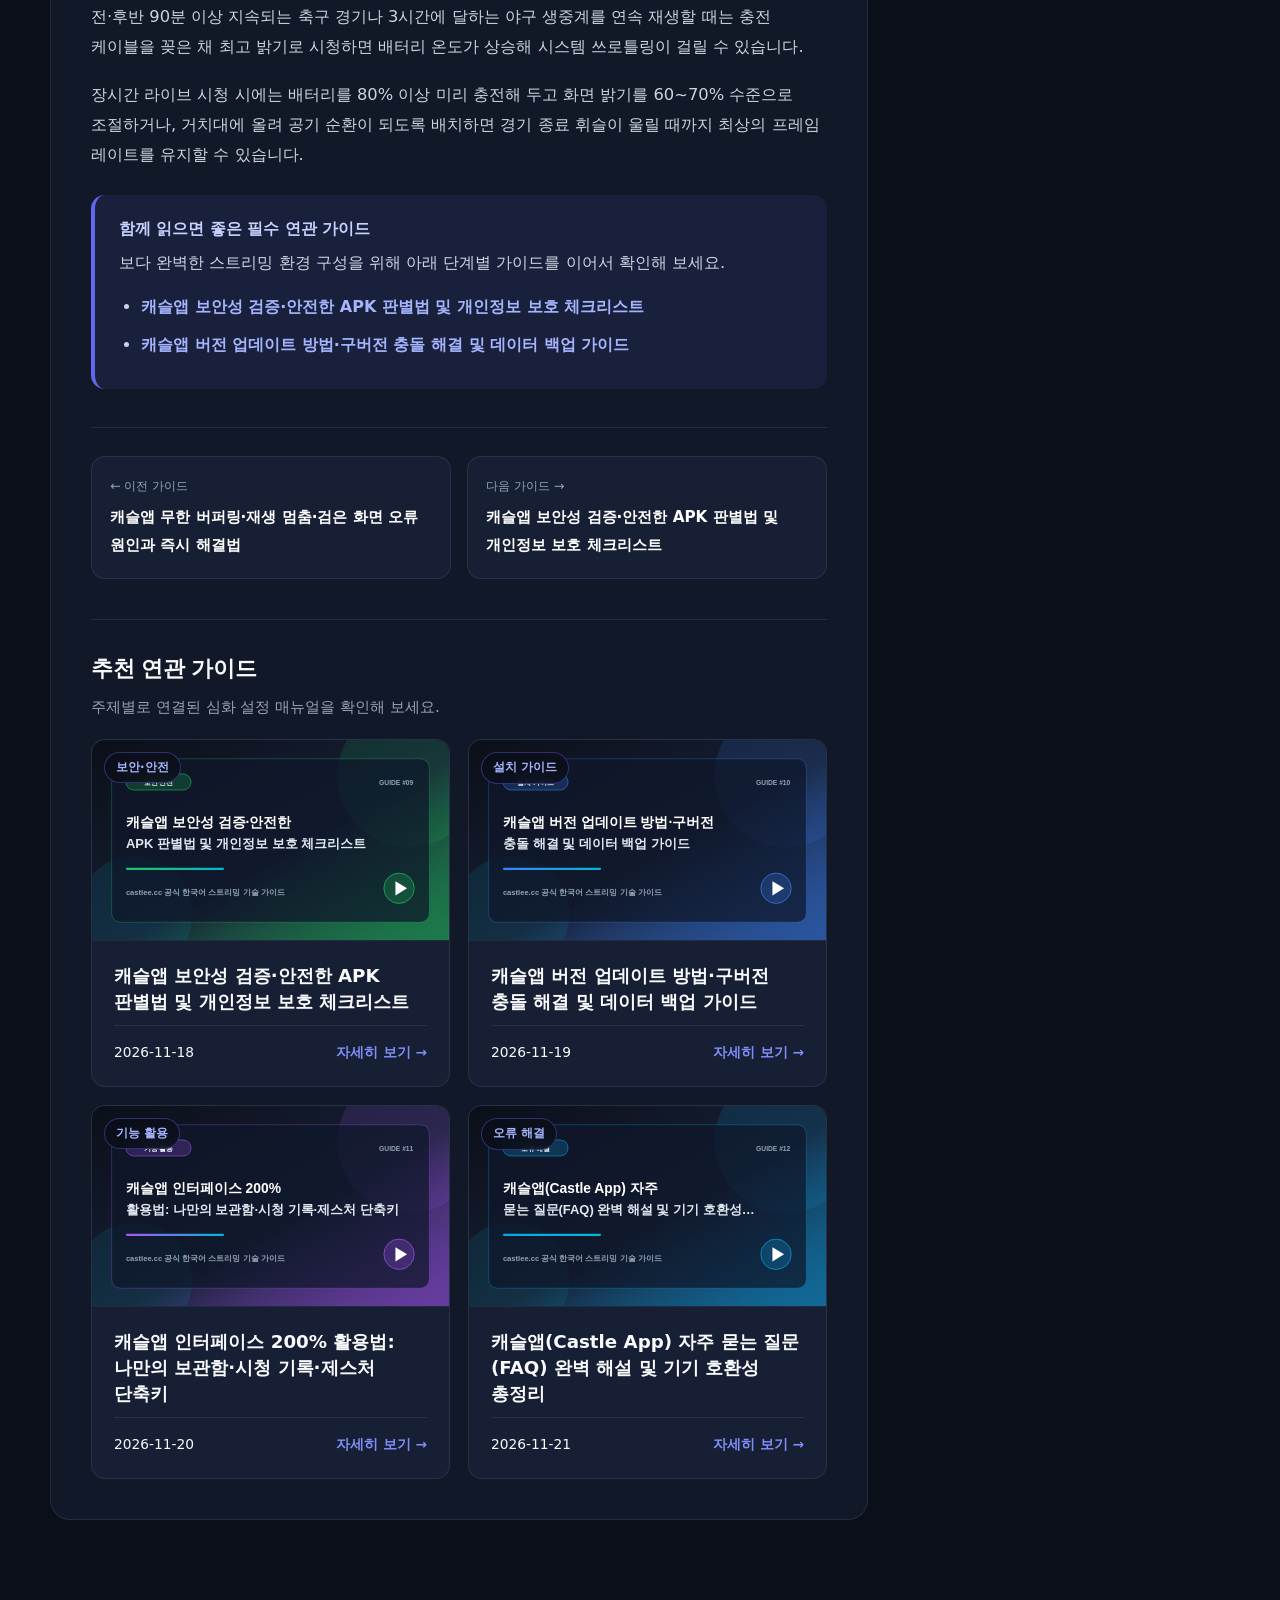
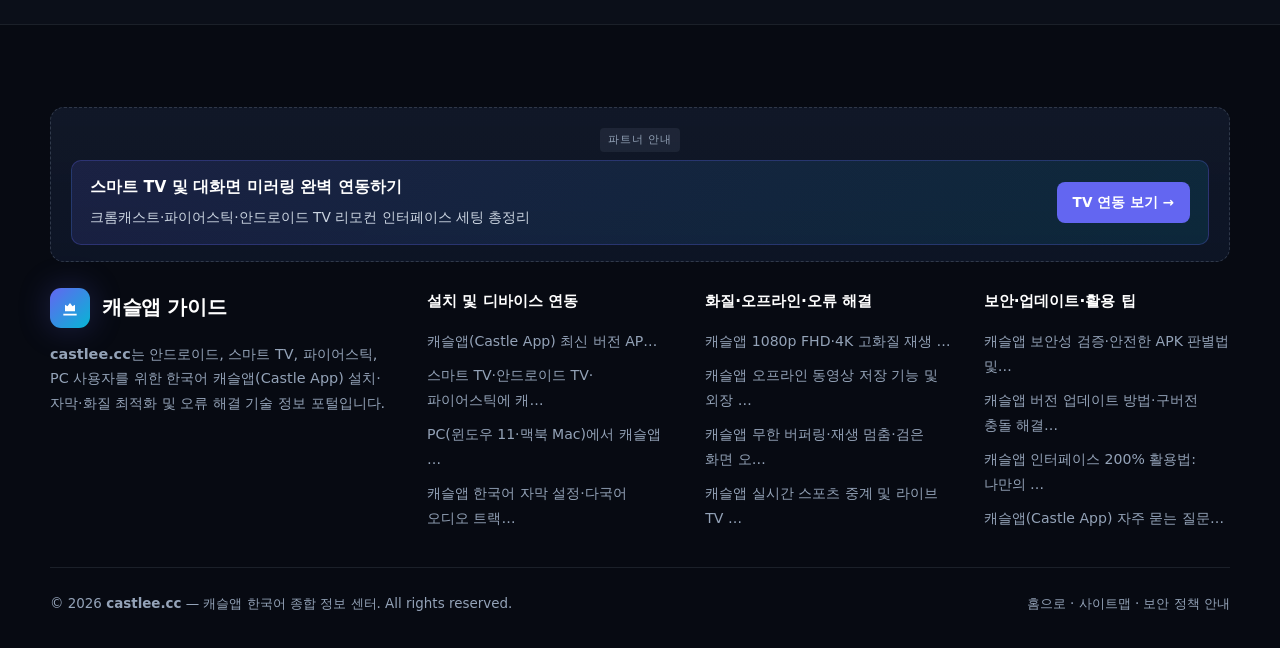
<file: castle-app-live-sports-channels-guide.html>
<!DOCTYPE html>
<html lang="ko">
<head>
  <meta charset="UTF-8">
  <meta name="viewport" content="width=device-width, initial-scale=1.0">
  <title>캐슬앱 실시간 스포츠 중계 및 라이브 TV 채널 끊김 없이 시청하기 | castlee.cc</title>
  <meta name="description" content="해외 축구, 야구, 농구 등 주요 실시간 스포츠 경기와 글로벌 라이브 채널을 캐슬앱에서 저지연 고프레임으로 시청하는 설정 비법을 소개합니다.">
  <meta name="robots" content="index, follow, max-image-preview:large">
  <link rel="canonical" href="https://castlee.cc/castle-app-live-sports-channels-guide.html">
  <meta property="og:type" content="article">
  <meta property="og:locale" content="ko_KR">
  <meta property="og:site_name" content="캐슬앱 공식 가이드 (Castlee.cc)">
  <meta property="og:title" content="캐슬앱 실시간 스포츠 중계 및 라이브 TV 채널 끊김 없이 시청하기">
  <meta property="og:description" content="해외 축구, 야구, 농구 등 주요 실시간 스포츠 경기와 글로벌 라이브 채널을 캐슬앱에서 저지연 고프레임으로 시청하는 설정 비법을 소개합니다.">
  <meta property="og:url" content="https://castlee.cc/castle-app-live-sports-channels-guide.html">
  <meta property="og:image" content="https://castlee.cc/assets/images/post-08.svg">
  <meta name="twitter:card" content="summary_large_image">
  <meta name="twitter:title" content="캐슬앱 실시간 스포츠 중계 및 라이브 TV 채널 끊김 없이 시청하기">
  <meta name="twitter:description" content="해외 축구, 야구, 농구 등 주요 실시간 스포츠 경기와 글로벌 라이브 채널을 캐슬앱에서 저지연 고프레임으로 시청하는 설정 비법을 소개합니다.">
  <meta name="twitter:image" content="https://castlee.cc/assets/images/post-08.svg">
  <link rel="icon" type="image/svg+xml" href="assets/images/favicon.svg">
  <link rel="stylesheet" href="assets/css/style.css">
  <script type="application/ld+json">{"@context": "https://schema.org", "@graph": [{"@type": "Article", "@id": "https://castlee.cc/castle-app-live-sports-channels-guide.html#article", "mainEntityOfPage": {"@type": "WebPage", "@id": "https://castlee.cc/castle-app-live-sports-channels-guide.html"}, "headline": "캐슬앱 실시간 스포츠 중계 및 라이브 TV 채널 끊김 없이 시청하기", "description": "해외 축구, 야구, 농구 등 주요 실시간 스포츠 경기와 글로벌 라이브 채널을 캐슬앱에서 저지연 고프레임으로 시청하는 설정 비법을 소개합니다.", "image": "https://castlee.cc/assets/images/post-08.svg", "inLanguage": "ko-KR", "datePublished": "2026-11-17", "dateModified": "2026-11-22", "author": {"@type": "Organization", "name": "Castlee.cc 기술 에디터팀", "url": "https://castlee.cc/"}, "publisher": {"@type": "Organization", "name": "Castlee.cc", "url": "https://castlee.cc/", "logo": {"@type": "ImageObject", "url": "https://castlee.cc/assets/images/post-01.svg"}}}, {"@type": "BreadcrumbList", "@id": "https://castlee.cc/castle-app-live-sports-channels-guide.html#breadcrumb", "itemListElement": [{"@type": "ListItem", "position": 1, "name": "홈", "item": "https://castlee.cc/"}, {"@type": "ListItem", "position": 2, "name": "기능 활용", "item": "https://castlee.cc/#guides"}, {"@type": "ListItem", "position": 3, "name": "캐슬앱 실시간 스포츠 중계 및 라이브 TV 채널 끊김 없이 시청하기", "item": "https://castlee.cc/castle-app-live-sports-channels-guide.html"}]}]}</script>
</head>
<body>
  <a class="skip-link" href="#main-content">본문 바로가기</a>
<header class="site-header" role="banner">
  <div class="container header-inner">
    <a href="index.html" class="brand-logo" aria-label="캐슬앱 공식 가이드 홈으로 이동">
      <span class="brand-badge" aria-hidden="true">
        <svg width="22" height="22" viewBox="0 0 24 24" fill="none">
          <path d="M4 19h16v2H4v-2zm2-3h12V8l-3 2-3-4-3 4-3-2v8z" fill="#ffffff"/>
        </svg>
      </span>
      <span>캐슬앱 가이드 <span class="brand-domain">castlee.cc</span></span>
    </a>

    <button class="mobile-menu-btn" id="mobileMenuBtn" aria-expanded="false" aria-controls="mainNav" aria-label="메뉴 열기">
      <svg width="22" height="22" viewBox="0 0 24 24" fill="none" stroke="currentColor" stroke-width="2.2">
        <line x1="3" y1="6" x2="21" y2="6"/><line x1="3" y1="12" x2="21" y2="12"/><line x1="3" y1="18" x2="21" y2="18"/>
      </svg>
    </button>

    <nav class="main-nav" id="mainNav" aria-label="주요 메뉴">
      <a href="index.html" class="nav-link ">홈</a>
      <a href="castle-app-apk-download-install.html" class="nav-link ">APK 설치</a>
      <a href="castle-app-smart-tv-firestick-guide.html" class="nav-link ">스마트 TV</a>
      <a href="castle-app-korean-subtitle-audio-settings.html" class="nav-link ">한국어 자막</a>
      <a href="castle-app-buffering-error-fix.html" class="nav-link ">오류 해결</a>
      <a href="castle-app-faq-complete-guide.html" class="nav-link ">FAQ</a>
      <a href="castle-app-apk-download-install.html" class="nav-cta">최신 가이드 보기</a>
    </nav>
  </div>
</header>

  <main id="main-content" class="container">
    <nav class="breadcrumb-nav" aria-label="경로 안내">
      <ol class="breadcrumb-list">
        <li><a href="index.html">홈 (castlee.cc)</a></li>
        <li aria-hidden="true">/</li>
        <li><a href="index.html#guides">기능 활용</a></li>
        <li aria-hidden="true">/</li>
        <li aria-current="page">캐슬앱 실시간 스포츠 중계 및 라이브 TV 채널 끊김 없이 시청하기</li>
      </ol>
    </nav>

    <div class="ad-slot-wrapper" data-ad-slot="header-top" aria-label="상단 안내 배너"></div>

    <div class="post-layout">
      <article class="post-main-card">
        <div class="post-header-meta">
          <span class="post-badge">기능 활용</span>
          <time datetime="2026-11-17">발행일: 2026-11-17</time>
          <span>·</span>
          <span>최종 업데이트: 2026-11-22</span>
          <span>·</span>
          <span>6분 읽기</span>
        </div>

        <h1 class="post-h1">캐슬앱 실시간 스포츠 중계 및 라이브 TV 채널 끊김 없이 시청하기</h1>
        <p class="post-lead">녹화된 영화·드라마와 달리 실시간 라이브 스포츠 중계는 골 장면이나 결정적 순간을 놓치지 않는 낮은 지연율(Low Latency)과 빠른 공의 궤적을 뭉개짐 없이 표현하는 고프레임 재생 안정성이 무엇보다 중요합니다.</p>

        <div class="post-hero-banner">
          <img class="lazy-img" src="data:image/svg+xml,%3Csvg xmlns='http://www.w3.org/2000/svg' viewBox='0 0 800 450'%3E%3Crect width='800' height='450' fill='%23161f33'/%3E%3C/svg%3E" data-src="assets/images/post-08.svg" alt="캐슬앱 실시간 스포츠 중계 및 라이브 TV 채널 끊김 없이 시청하기" loading="lazy" width="800" height="450">
        </div>

        <nav class="toc-box" aria-label="본문 목차">
          <div class="toc-title">목차 (빠른 이동)</div>
          <ol class="toc-list">
            <li><a href="#section-1">라이브 탭 구조 이해 및 한국 표준시(KST) 경기 일정 확인</a></li><li><a href="#section-2">빅매치 트래픽 집중 시간대 끊김 없는 예비 채널 활용법</a></li><li><a href="#section-3">PIP(Picture-in-Picture) 모드로 두 가지 작업 동시에 즐기기</a></li><li><a href="#section-4">라이브 스트리밍 발열 관리 및 장시간 시청 세팅</a></li>
          </ol>
        </nav>

        <div class="article-prose">
          <section id="section-1"><h2>라이브 탭 구조 이해 및 한국 표준시(KST) 경기 일정 확인</h2><p>캐슬앱 하단 또는 상단 네비게이션의 라이브(Live) 카테고리에 진입하면 현재 진행 중인 생중계 목록과 앞으로 예정된 글로벌 스포츠 매치업 스케줄이 시간순으로 정렬되어 표시됩니다. 축구, 야구, 농구, 모터스포츠, 격투기 등 종목별 필터 탭을 누르면 원하는 리그 경기만 빠르게 추려볼 수 있습니다.</p><p>기기 시스템 시간대가 서울(GMT+9, 한국 표준시)로 정상 설정되어 있다면 경기 시작 시각이 자동으로 현지 시간대에 맞춰 변환 표시됩니다. 관심 있는 빅매치 우측의 종 모양(알림 예약) 아이콘을 눌러두면 경기 시작 전 알림을 받아 오프닝부터 놓치지 않고 입장할 수 있습니다.</p></section><section id="section-2"><h2>빅매치 트래픽 집중 시간대 끊김 없는 예비 채널 활용법</h2><p>전 세계 시청자가 동시에 몰리는 결승전이나 주말 황금 시간대 더비 경기에서는 킥오프 직전 수십만 명의 동시 접속이 발생합니다. 따라서 경기 시작 정각에 임박해 접속하기보다 최소 10분에서 15분 전에 미리 스트림 세션을 열어두는 것이 안정적인 슬롯 확보에 유리합니다.</p><p>또한 각 경기 카드 내부에는 Link 1(HD), Link 2(FHD 60fps), Link 3(안정형 저용량) 등 다중 중계 피드가 제공됩니다. 만약 고해상도 주 채널에 순간적인 버퍼링이 감지된다면 즉시 예비 피드로 전환하여 흐름이 끊기지 않도록 대처할 수 있습니다.</p><ul><li>60fps 스포츠 모드 선호: 공의 잔상을 줄이고 부드러운 패닝 화면을 구현하는 고프레임 피드 우선 선택</li><li>PIP(화면 속 화면) 멀티태스킹: 경기 전반전을 작은 플로팅 창으로 띄워둔 채 메신저나 뉴스 검색 병행</li><li>실시간 시점 재동기화: 일시적인 로딩으로 중계가 30초 이상 뒤처졌을 때 새로고침 아이콘으로 실시간 복귀</li><li>이어폰 음량 밸런스: 현장 관중 함성이 큰 중계의 경우 볼륨 부스트를 끄고 기본 스테레오 모드 유지</li></ul>
                <figure class="diagram-figure">
                  <svg xmlns="http://www.w3.org/2000/svg" viewBox="0 0 856 232" role="img" aria-label="그림 8. 라이브 스포츠 HLS 저지연 스트림 수신 및 경기 알림 활용 흐름">
  <rect width="856" height="232" rx="16" fill="#0b1120"/>
  <text x="26" y="34" fill="#94a3b8" font-family="Pretendard, Noto Sans KR, sans-serif" font-size="13.5" font-weight="700">CASTLEE.CC ARCHITECTURE &amp; WORKFLOW DIAGRAM</text>
  
    <g>
      <rect x="24" y="54" width="184" height="142" rx="14" fill="#161f33" stroke="#14b8a6" stroke-opacity="0.55" stroke-width="1.5"/>
      <circle cx="54" cy="84" r="14" fill="#14b8a6" fill-opacity="0.25"/>
      <text x="54" y="89" text-anchor="middle" fill="#ffffff" font-size="13" font-weight="800">1</text>
      <text x="40" y="122" fill="#f8fafc" font-size="14.5" font-weight="700">라이브 탭 일정 확인</text>
      <text x="40" y="150" fill="#cbd5e1" font-size="12.2">오늘의 주요 리그 경기 시간</text>
      <text x="40" y="170" fill="#cbd5e1" font-size="12.2">표(KST 기준) 조회</text>
    </g><line x1="210" y1="125" x2="230" y2="125" stroke="#14b8a6" stroke-width="2.5"/><polygon points="228,119 236,125 228,131" fill="#14b8a6"/>
    <g>
      <rect x="232" y="54" width="184" height="142" rx="14" fill="#161f33" stroke="#14b8a6" stroke-opacity="0.55" stroke-width="1.5"/>
      <circle cx="262" cy="84" r="14" fill="#14b8a6" fill-opacity="0.25"/>
      <text x="262" y="89" text-anchor="middle" fill="#ffffff" font-size="13" font-weight="800">2</text>
      <text x="248" y="122" fill="#f8fafc" font-size="14.5" font-weight="700">사전 경기 알림 예약</text>
      <text x="248" y="150" fill="#cbd5e1" font-size="12.2">킥오프 10분 전 푸시 알림</text>
      <text x="248" y="170" fill="#cbd5e1" font-size="12.2">으로 대기 채널 입장</text>
    </g><line x1="418" y1="125" x2="438" y2="125" stroke="#14b8a6" stroke-width="2.5"/><polygon points="436,119 444,125 436,131" fill="#14b8a6"/>
    <g>
      <rect x="440" y="54" width="184" height="142" rx="14" fill="#161f33" stroke="#14b8a6" stroke-opacity="0.55" stroke-width="1.5"/>
      <circle cx="470" cy="84" r="14" fill="#14b8a6" fill-opacity="0.25"/>
      <text x="470" y="89" text-anchor="middle" fill="#ffffff" font-size="13" font-weight="800">3</text>
      <text x="456" y="122" fill="#f8fafc" font-size="14.5" font-weight="700">멀티 중계 링크 선택</text>
      <text x="456" y="150" fill="#cbd5e1" font-size="12.2">주 중계석·예비 중계석 중 </text>
      <text x="456" y="170" fill="#cbd5e1" font-size="12.2">저지연 60fps 라인 연결</text>
    </g><line x1="626" y1="125" x2="646" y2="125" stroke="#14b8a6" stroke-width="2.5"/><polygon points="644,119 652,125 644,131" fill="#14b8a6"/>
    <g>
      <rect x="648" y="54" width="184" height="142" rx="14" fill="#161f33" stroke="#14b8a6" stroke-opacity="0.55" stroke-width="1.5"/>
      <circle cx="678" cy="84" r="14" fill="#14b8a6" fill-opacity="0.25"/>
      <text x="678" y="89" text-anchor="middle" fill="#ffffff" font-size="13" font-weight="800">4</text>
      <text x="664" y="122" fill="#f8fafc" font-size="14.5" font-weight="700">실시간 라이브 동기화</text>
      <text x="664" y="150" fill="#cbd5e1" font-size="12.2">일시 멈춤 발생 시 Live</text>
      <text x="664" y="170" fill="#cbd5e1" font-size="12.2"> 버튼으로 현재 시점 즉시 복귀</text>
    </g>
</svg>
                  <figcaption class="diagram-caption">그림 8. 라이브 스포츠 HLS 저지연 스트림 수신 및 경기 알림 활용 흐름</figcaption>
                </figure>
                <div class="ad-slot-wrapper" data-ad-slot="in-content" aria-label="본문 추천 배너"></div></section><section id="section-3"><h2>PIP(Picture-in-Picture) 모드로 두 가지 작업 동시에 즐기기</h2><p>심야 시간대에 경기를 시청하면서 동시에 커뮤니티 반응을 확인하거나 문자에 답장하고 싶다면 캐슬앱의 화면 속 화면(PIP) 기능이 큰 도움이 됩니다. 재생 화면 상단의 축소 창 아이콘을 누르거나 안드로이드 홈 제스처를 실행하면 영상이 스마트폰 모서리의 작은 팝업 플레이어로 전환됩니다.</p><p>팝업 창은 손가락으로 원하는 위치로 자유롭게 이동할 수 있으며 두 손가락 핀치 제스처로 크기를 키우거나 줄일 수 있습니다. 만약 홈 화면으로 나갔을 때 PIP 창이 뜨지 않는다면 안드로이드 설정 → 애플리케이션 → 특별한 앱 액세스 → 화면 속 화면(PIP) 메뉴에서 캐슬앱 허용 스위치가 켜져 있는지 확인하시기 바랍니다.</p></section><section id="section-4"><h2>라이브 스트리밍 발열 관리 및 장시간 시청 세팅</h2><p>전·후반 90분 이상 지속되는 축구 경기나 3시간에 달하는 야구 생중계를 연속 재생할 때는 충전 케이블을 꽂은 채 최고 밝기로 시청하면 배터리 온도가 상승해 시스템 쓰로틀링이 걸릴 수 있습니다.</p><p>장시간 라이브 시청 시에는 배터리를 80% 이상 미리 충전해 두고 화면 밝기를 60~70% 수준으로 조절하거나, 거치대에 올려 공기 순환이 되도록 배치하면 경기 종료 휘슬이 울릴 때까지 최상의 프레임 레이트를 유지할 수 있습니다.</p></section>
          
        <div class="info-callout">
          <div class="info-callout-title">함께 읽으면 좋은 필수 연관 가이드</div>
          <p style="margin-bottom:8px;">보다 완벽한 스트리밍 환경 구성을 위해 아래 단계별 가이드를 이어서 확인해 보세요.</p>
          <ul style="margin-bottom:0;">
            <li><a href="castle-app-security-privacy-safety.html" style="color:#a5b4fc;font-weight:700;">캐슬앱 보안성 검증·안전한 APK 판별법 및 개인정보 보호 체크리스트</a></li>
            <li><a href="castle-app-update-version-history-guide.html" style="color:#a5b4fc;font-weight:700;">캐슬앱 버전 업데이트 방법·구버전 충돌 해결 및 데이터 백업 가이드</a></li>
          </ul>
        </div>
        </div>

        <nav class="post-prev-next" aria-label="이전 및 다음 포스트 이동">
          <a class="pn-card" href="castle-app-buffering-error-fix.html">
            <span class="pn-label">&larr; 이전 가이드</span>
            <span class="pn-title">캐슬앱 무한 버퍼링·재생 멈춤·검은 화면 오류 원인과 즉시 해결법</span>
          </a>
          <a class="pn-card" href="castle-app-security-privacy-safety.html">
            <span class="pn-label">다음 가이드 &rarr;</span>
            <span class="pn-title">캐슬앱 보안성 검증·안전한 APK 판별법 및 개인정보 보호 체크리스트</span>
          </a>
        </nav>

        <section class="related-posts-section" aria-label="관련 추천 포스트">
          <h2 class="section-title" style="font-size:1.35rem;margin-bottom:6px;">추천 연관 가이드</h2>
          <p class="section-subtitle">주제별로 연결된 심화 설정 매뉴얼을 확인해 보세요.</p>
          <div class="related-grid">
            
            <article class="post-card">
              <a href="castle-app-security-privacy-safety.html" class="post-card-thumb">
                <img class="lazy-img" src="data:image/svg+xml,%3Csvg xmlns='http://www.w3.org/2000/svg' viewBox='0 0 800 450'%3E%3Crect width='800' height='450' fill='%23161f33'/%3E%3C/svg%3E" data-src="assets/images/post-09.svg" alt="캐슬앱 보안성 검증·안전한 APK 판별법 및 개인정보 보호 체크리스트" loading="lazy" width="800" height="450">
                <span class="post-category-tag">보안·안전</span>
              </a>
              <div class="post-card-body">
                <h3 class="post-card-title"><a href="castle-app-security-privacy-safety.html">캐슬앱 보안성 검증·안전한 APK 판별법 및 개인정보 보호 체크리스트</a></h3>
                <div class="post-card-footer">
                  <span>2026-11-18</span>
                  <a class="read-more-link" href="castle-app-security-privacy-safety.html">자세히 보기 &rarr;</a>
                </div>
              </div>
            </article>
            <article class="post-card">
              <a href="castle-app-update-version-history-guide.html" class="post-card-thumb">
                <img class="lazy-img" src="data:image/svg+xml,%3Csvg xmlns='http://www.w3.org/2000/svg' viewBox='0 0 800 450'%3E%3Crect width='800' height='450' fill='%23161f33'/%3E%3C/svg%3E" data-src="assets/images/post-10.svg" alt="캐슬앱 버전 업데이트 방법·구버전 충돌 해결 및 데이터 백업 가이드" loading="lazy" width="800" height="450">
                <span class="post-category-tag">설치 가이드</span>
              </a>
              <div class="post-card-body">
                <h3 class="post-card-title"><a href="castle-app-update-version-history-guide.html">캐슬앱 버전 업데이트 방법·구버전 충돌 해결 및 데이터 백업 가이드</a></h3>
                <div class="post-card-footer">
                  <span>2026-11-19</span>
                  <a class="read-more-link" href="castle-app-update-version-history-guide.html">자세히 보기 &rarr;</a>
                </div>
              </div>
            </article>
            <article class="post-card">
              <a href="castle-app-ui-features-watchlist-guide.html" class="post-card-thumb">
                <img class="lazy-img" src="data:image/svg+xml,%3Csvg xmlns='http://www.w3.org/2000/svg' viewBox='0 0 800 450'%3E%3Crect width='800' height='450' fill='%23161f33'/%3E%3C/svg%3E" data-src="assets/images/post-11.svg" alt="캐슬앱 인터페이스 200% 활용법: 나만의 보관함·시청 기록·제스처 단축키" loading="lazy" width="800" height="450">
                <span class="post-category-tag">기능 활용</span>
              </a>
              <div class="post-card-body">
                <h3 class="post-card-title"><a href="castle-app-ui-features-watchlist-guide.html">캐슬앱 인터페이스 200% 활용법: 나만의 보관함·시청 기록·제스처 단축키</a></h3>
                <div class="post-card-footer">
                  <span>2026-11-20</span>
                  <a class="read-more-link" href="castle-app-ui-features-watchlist-guide.html">자세히 보기 &rarr;</a>
                </div>
              </div>
            </article>
            <article class="post-card">
              <a href="castle-app-faq-complete-guide.html" class="post-card-thumb">
                <img class="lazy-img" src="data:image/svg+xml,%3Csvg xmlns='http://www.w3.org/2000/svg' viewBox='0 0 800 450'%3E%3Crect width='800' height='450' fill='%23161f33'/%3E%3C/svg%3E" data-src="assets/images/post-12.svg" alt="캐슬앱(Castle App) 자주 묻는 질문(FAQ) 완벽 해설 및 기기 호환성 총정리" loading="lazy" width="800" height="450">
                <span class="post-category-tag">오류 해결</span>
              </a>
              <div class="post-card-body">
                <h3 class="post-card-title"><a href="castle-app-faq-complete-guide.html">캐슬앱(Castle App) 자주 묻는 질문(FAQ) 완벽 해설 및 기기 호환성 총정리</a></h3>
                <div class="post-card-footer">
                  <span>2026-11-21</span>
                  <a class="read-more-link" href="castle-app-faq-complete-guide.html">자세히 보기 &rarr;</a>
                </div>
              </div>
            </article>
          </div>
        </section>
      </article>

      <aside class="post-sidebar" aria-label="전체 가이드 목록 사이드바">
        <div class="sidebar-widget">
          <h2 class="widget-title">전체 12개 공식 가이드</h2>
          <ul class="sidebar-post-list">
            <li><a class="" href="castle-app-apk-download-install.html"><span class="sidebar-num">01</span><span>캐슬앱(Castle App) 최신 버전 APK 다운로드 및 안드로이드 완벽 설치 가이드</span></a></li><li><a class="" href="castle-app-smart-tv-firestick-guide.html"><span class="sidebar-num">02</span><span>스마트 TV·안드로이드 TV·파이어스틱에 캐슬앱 설치 및 대화면 연동 방법</span></a></li><li><a class="" href="castle-app-pc-windows-mac-guide.html"><span class="sidebar-num">03</span><span>PC(윈도우 11·맥북 Mac)에서 캐슬앱 실행하기: 에뮬레이터 최적화 설정</span></a></li><li><a class="" href="castle-app-korean-subtitle-audio-settings.html"><span class="sidebar-num">04</span><span>캐슬앱 한국어 자막 설정·다국어 오디오 트랙 변경 및 싱크 조절 총정리</span></a></li><li><a class="" href="castle-app-hd-4k-streaming-quality.html"><span class="sidebar-num">05</span><span>캐슬앱 1080p FHD·4K 고화질 재생 설정 및 모바일 데이터 절약 노하우</span></a></li><li><a class="" href="castle-app-offline-download-storage-guide.html"><span class="sidebar-num">06</span><span>캐슬앱 오프라인 동영상 저장 기능 및 외장 SD카드 용량 관리 가이드</span></a></li><li><a class="" href="castle-app-buffering-error-fix.html"><span class="sidebar-num">07</span><span>캐슬앱 무한 버퍼링·재생 멈춤·검은 화면 오류 원인과 즉시 해결법</span></a></li><li><a class="current" href="castle-app-live-sports-channels-guide.html"><span class="sidebar-num">08</span><span>캐슬앱 실시간 스포츠 중계 및 라이브 TV 채널 끊김 없이 시청하기</span></a></li><li><a class="" href="castle-app-security-privacy-safety.html"><span class="sidebar-num">09</span><span>캐슬앱 보안성 검증·안전한 APK 판별법 및 개인정보 보호 체크리스트</span></a></li><li><a class="" href="castle-app-update-version-history-guide.html"><span class="sidebar-num">10</span><span>캐슬앱 버전 업데이트 방법·구버전 충돌 해결 및 데이터 백업 가이드</span></a></li><li><a class="" href="castle-app-ui-features-watchlist-guide.html"><span class="sidebar-num">11</span><span>캐슬앱 인터페이스 200% 활용법: 나만의 보관함·시청 기록·제스처 단축키</span></a></li><li><a class="" href="castle-app-faq-complete-guide.html"><span class="sidebar-num">12</span><span>캐슬앱(Castle App) 자주 묻는 질문(FAQ) 완벽 해설 및 기기 호환성 총정리</span></a></li>
          </ul>
        </div>
        <div class="ad-slot-wrapper" data-ad-slot="sidebar-box" aria-label="사이드바 안내 배너"></div>
      </aside>
    </div>
  </main>

  <footer class="site-footer" role="contentinfo">
  <div class="container">
    <div class="ad-slot-wrapper" data-ad-slot="footer-banner" aria-label="하단 안내 배너"></div>
    <div class="footer-grid">
      <div>
        <a href="index.html" class="brand-logo">
          <span class="brand-badge" aria-hidden="true">
            <svg width="20" height="20" viewBox="0 0 24 24" fill="none">
              <path d="M4 19h16v2H4v-2zm2-3h12V8l-3 2-3-4-3 4-3-2v8z" fill="#ffffff"/>
            </svg>
          </span>
          <span>캐슬앱 가이드</span>
        </a>
        <p class="footer-desc">
          <strong>castlee.cc</strong>는 안드로이드, 스마트 TV, 파이어스틱, PC 사용자를 위한 한국어 캐슬앱(Castle App) 설치·자막·화질 최적화 및 오류 해결 기술 정보 포털입니다.
        </p>
      </div>
      <div>
        <h3 class="footer-heading">설치 및 디바이스 연동</h3>
        <ul class="footer-links"><li><a href="castle-app-apk-download-install.html">캐슬앱(Castle App) 최신 버전 AP…</a></li><li><a href="castle-app-smart-tv-firestick-guide.html">스마트 TV·안드로이드 TV·파이어스틱에 캐…</a></li><li><a href="castle-app-pc-windows-mac-guide.html">PC(윈도우 11·맥북 Mac)에서 캐슬앱 …</a></li><li><a href="castle-app-korean-subtitle-audio-settings.html">캐슬앱 한국어 자막 설정·다국어 오디오 트랙…</a></li></ul>
      </div>
      <div>
        <h3 class="footer-heading">화질·오프라인·오류 해결</h3>
        <ul class="footer-links"><li><a href="castle-app-hd-4k-streaming-quality.html">캐슬앱 1080p FHD·4K 고화질 재생 …</a></li><li><a href="castle-app-offline-download-storage-guide.html">캐슬앱 오프라인 동영상 저장 기능 및 외장 …</a></li><li><a href="castle-app-buffering-error-fix.html">캐슬앱 무한 버퍼링·재생 멈춤·검은 화면 오…</a></li><li><a href="castle-app-live-sports-channels-guide.html">캐슬앱 실시간 스포츠 중계 및 라이브 TV …</a></li></ul>
      </div>
      <div>
        <h3 class="footer-heading">보안·업데이트·활용 팁</h3>
        <ul class="footer-links"><li><a href="castle-app-security-privacy-safety.html">캐슬앱 보안성 검증·안전한 APK 판별법 및…</a></li><li><a href="castle-app-update-version-history-guide.html">캐슬앱 버전 업데이트 방법·구버전 충돌 해결…</a></li><li><a href="castle-app-ui-features-watchlist-guide.html">캐슬앱 인터페이스 200% 활용법: 나만의 …</a></li><li><a href="castle-app-faq-complete-guide.html">캐슬앱(Castle App) 자주 묻는 질문…</a></li></ul>
      </div>
    </div>
    <div class="footer-bottom">
      <span>&copy; 2026 <strong>castlee.cc</strong> — 캐슬앱 한국어 종합 정보 센터. All rights reserved.</span>
      <span><a href="index.html">홈으로</a> · <a href="sitemap.xml">사이트맵</a> · <a href="castle-app-security-privacy-safety.html">보안 정책 안내</a></span>
    </div>
  </div>
</footer>
<script src="assets/js/ads.js" defer></script>
<script src="assets/js/main.js" defer></script>
</body>
</html>
</file>
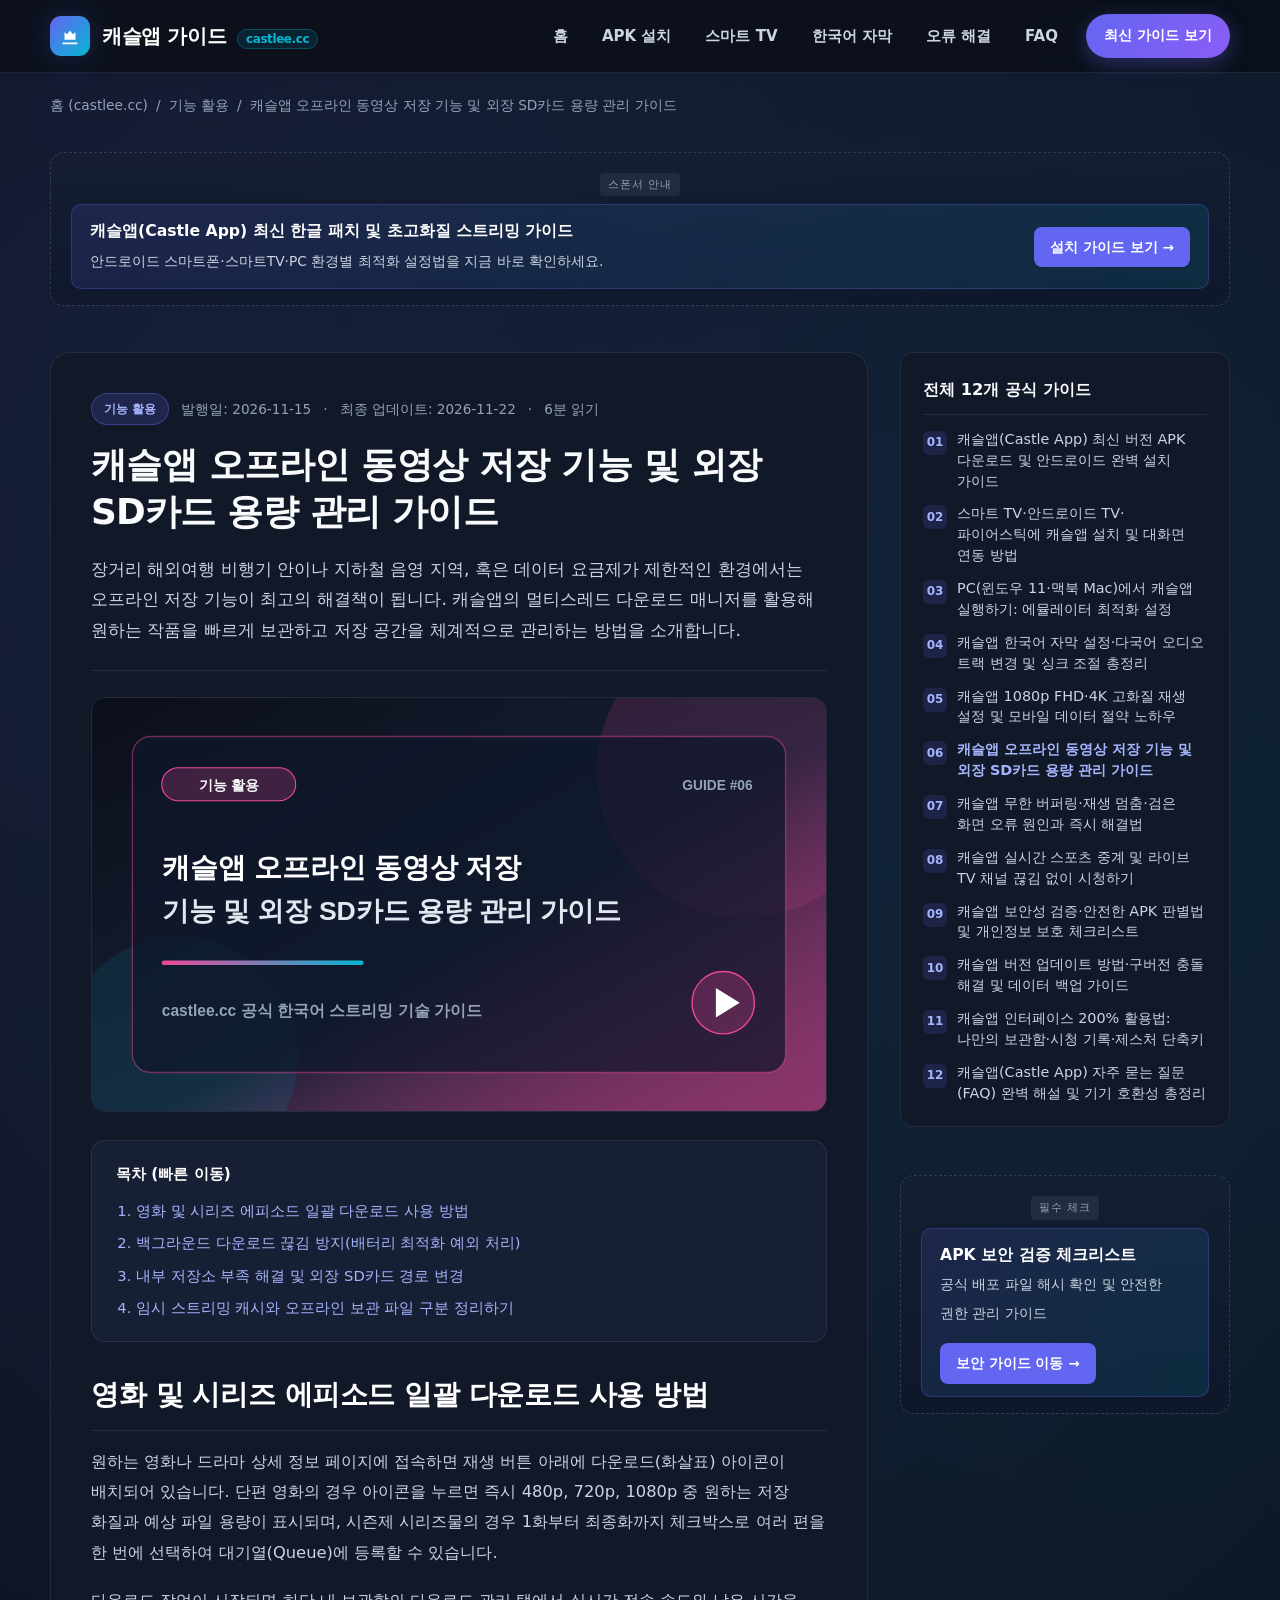
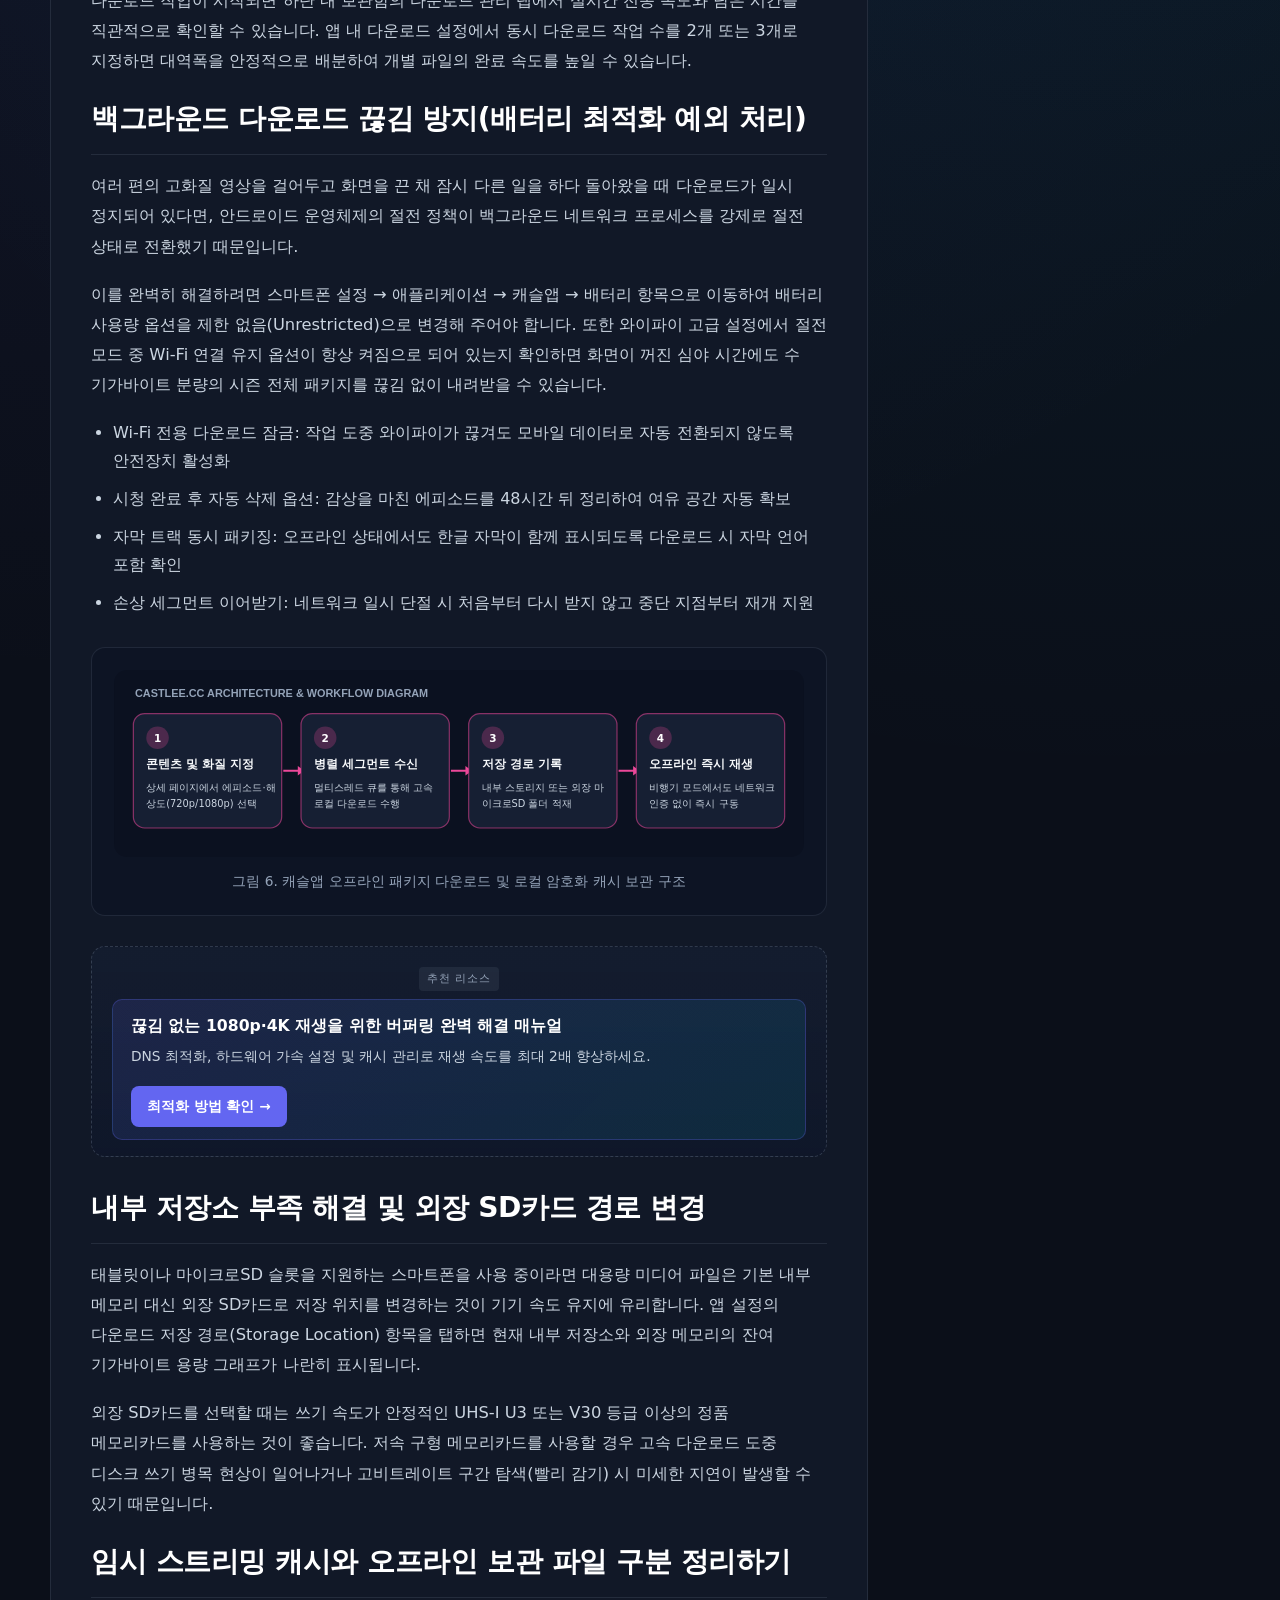
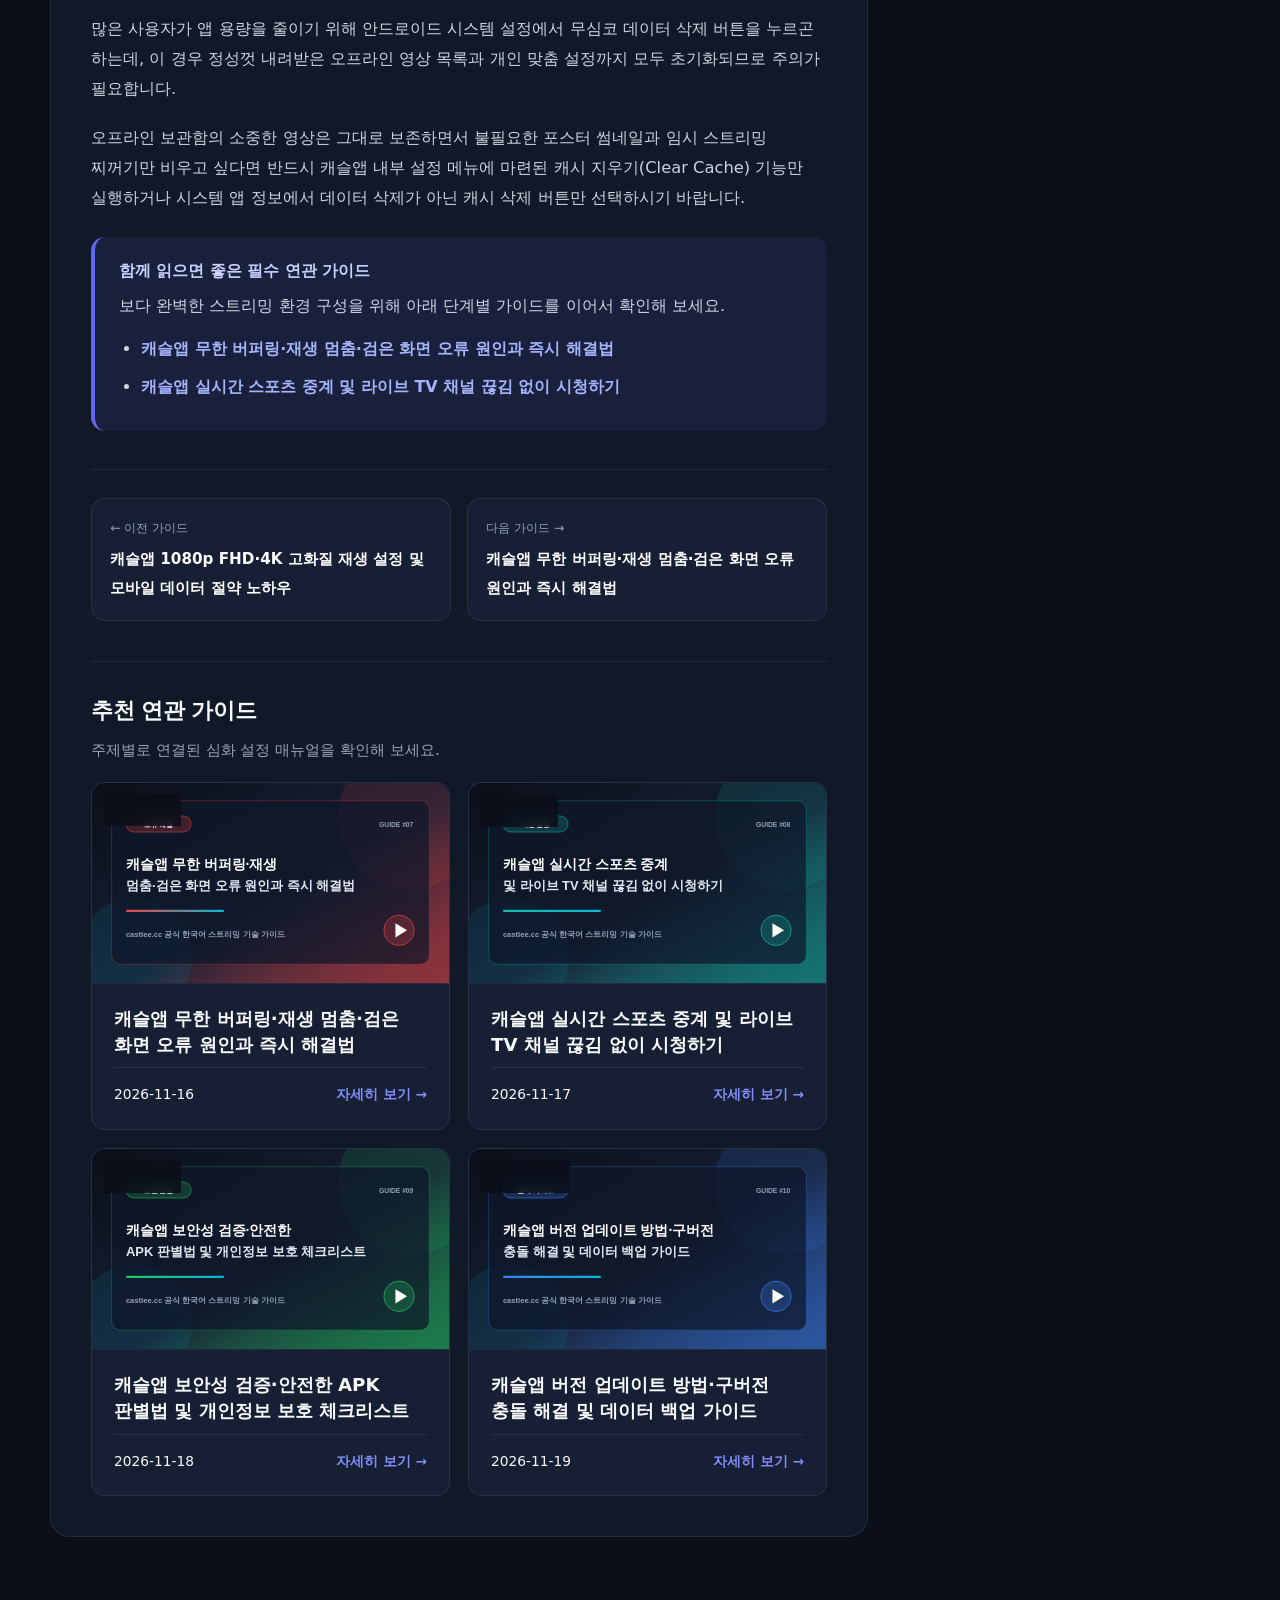
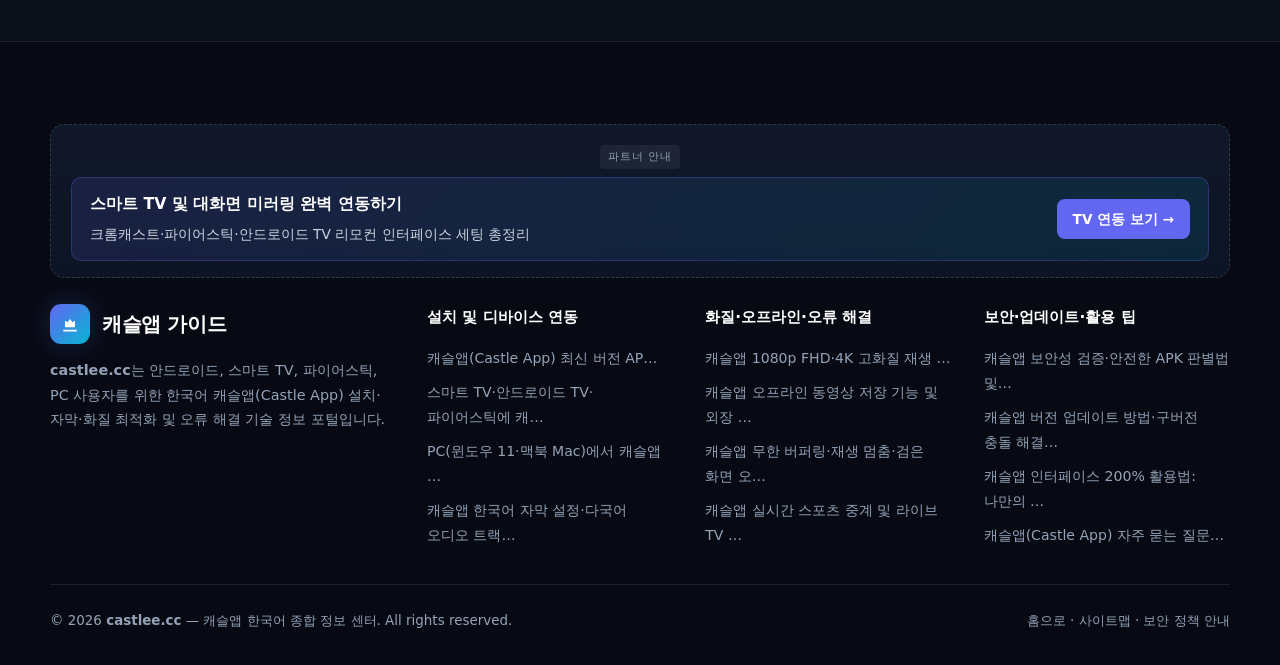
<file: castle-app-offline-download-storage-guide.html>
<!DOCTYPE html>
<html lang="ko">
<head>
  <meta charset="UTF-8">
  <meta name="viewport" content="width=device-width, initial-scale=1.0">
  <title>캐슬앱 오프라인 동영상 저장 기능 및 외장 SD카드 용량 관리 가이드 | castlee.cc</title>
  <meta name="description" content="비행기 탑승이나 출퇴근길 인터넷 연결 없이 시청할 수 있는 캐슬앱 오프라인 다운로드 사용법, 저장 경로 변경 및 용량 확보 팁을 정리했습니다.">
  <meta name="robots" content="index, follow, max-image-preview:large">
  <link rel="canonical" href="https://castlee.cc/castle-app-offline-download-storage-guide.html">
  <meta property="og:type" content="article">
  <meta property="og:locale" content="ko_KR">
  <meta property="og:site_name" content="캐슬앱 공식 가이드 (Castlee.cc)">
  <meta property="og:title" content="캐슬앱 오프라인 동영상 저장 기능 및 외장 SD카드 용량 관리 가이드">
  <meta property="og:description" content="비행기 탑승이나 출퇴근길 인터넷 연결 없이 시청할 수 있는 캐슬앱 오프라인 다운로드 사용법, 저장 경로 변경 및 용량 확보 팁을 정리했습니다.">
  <meta property="og:url" content="https://castlee.cc/castle-app-offline-download-storage-guide.html">
  <meta property="og:image" content="https://castlee.cc/assets/images/post-06.svg">
  <meta name="twitter:card" content="summary_large_image">
  <meta name="twitter:title" content="캐슬앱 오프라인 동영상 저장 기능 및 외장 SD카드 용량 관리 가이드">
  <meta name="twitter:description" content="비행기 탑승이나 출퇴근길 인터넷 연결 없이 시청할 수 있는 캐슬앱 오프라인 다운로드 사용법, 저장 경로 변경 및 용량 확보 팁을 정리했습니다.">
  <meta name="twitter:image" content="https://castlee.cc/assets/images/post-06.svg">
  <link rel="icon" type="image/svg+xml" href="assets/images/favicon.svg">
  <link rel="stylesheet" href="assets/css/style.css">
  <script type="application/ld+json">{"@context": "https://schema.org", "@graph": [{"@type": "Article", "@id": "https://castlee.cc/castle-app-offline-download-storage-guide.html#article", "mainEntityOfPage": {"@type": "WebPage", "@id": "https://castlee.cc/castle-app-offline-download-storage-guide.html"}, "headline": "캐슬앱 오프라인 동영상 저장 기능 및 외장 SD카드 용량 관리 가이드", "description": "비행기 탑승이나 출퇴근길 인터넷 연결 없이 시청할 수 있는 캐슬앱 오프라인 다운로드 사용법, 저장 경로 변경 및 용량 확보 팁을 정리했습니다.", "image": "https://castlee.cc/assets/images/post-06.svg", "inLanguage": "ko-KR", "datePublished": "2026-11-15", "dateModified": "2026-11-22", "author": {"@type": "Organization", "name": "Castlee.cc 기술 에디터팀", "url": "https://castlee.cc/"}, "publisher": {"@type": "Organization", "name": "Castlee.cc", "url": "https://castlee.cc/", "logo": {"@type": "ImageObject", "url": "https://castlee.cc/assets/images/post-01.svg"}}}, {"@type": "BreadcrumbList", "@id": "https://castlee.cc/castle-app-offline-download-storage-guide.html#breadcrumb", "itemListElement": [{"@type": "ListItem", "position": 1, "name": "홈", "item": "https://castlee.cc/"}, {"@type": "ListItem", "position": 2, "name": "기능 활용", "item": "https://castlee.cc/#guides"}, {"@type": "ListItem", "position": 3, "name": "캐슬앱 오프라인 동영상 저장 기능 및 외장 SD카드 용량 관리 가이드", "item": "https://castlee.cc/castle-app-offline-download-storage-guide.html"}]}]}</script>
</head>
<body>
  <a class="skip-link" href="#main-content">본문 바로가기</a>
<header class="site-header" role="banner">
  <div class="container header-inner">
    <a href="index.html" class="brand-logo" aria-label="캐슬앱 공식 가이드 홈으로 이동">
      <span class="brand-badge" aria-hidden="true">
        <svg width="22" height="22" viewBox="0 0 24 24" fill="none">
          <path d="M4 19h16v2H4v-2zm2-3h12V8l-3 2-3-4-3 4-3-2v8z" fill="#ffffff"/>
        </svg>
      </span>
      <span>캐슬앱 가이드 <span class="brand-domain">castlee.cc</span></span>
    </a>

    <button class="mobile-menu-btn" id="mobileMenuBtn" aria-expanded="false" aria-controls="mainNav" aria-label="메뉴 열기">
      <svg width="22" height="22" viewBox="0 0 24 24" fill="none" stroke="currentColor" stroke-width="2.2">
        <line x1="3" y1="6" x2="21" y2="6"/><line x1="3" y1="12" x2="21" y2="12"/><line x1="3" y1="18" x2="21" y2="18"/>
      </svg>
    </button>

    <nav class="main-nav" id="mainNav" aria-label="주요 메뉴">
      <a href="index.html" class="nav-link ">홈</a>
      <a href="castle-app-apk-download-install.html" class="nav-link ">APK 설치</a>
      <a href="castle-app-smart-tv-firestick-guide.html" class="nav-link ">스마트 TV</a>
      <a href="castle-app-korean-subtitle-audio-settings.html" class="nav-link ">한국어 자막</a>
      <a href="castle-app-buffering-error-fix.html" class="nav-link ">오류 해결</a>
      <a href="castle-app-faq-complete-guide.html" class="nav-link ">FAQ</a>
      <a href="castle-app-apk-download-install.html" class="nav-cta">최신 가이드 보기</a>
    </nav>
  </div>
</header>

  <main id="main-content" class="container">
    <nav class="breadcrumb-nav" aria-label="경로 안내">
      <ol class="breadcrumb-list">
        <li><a href="index.html">홈 (castlee.cc)</a></li>
        <li aria-hidden="true">/</li>
        <li><a href="index.html#guides">기능 활용</a></li>
        <li aria-hidden="true">/</li>
        <li aria-current="page">캐슬앱 오프라인 동영상 저장 기능 및 외장 SD카드 용량 관리 가이드</li>
      </ol>
    </nav>

    <div class="ad-slot-wrapper" data-ad-slot="header-top" aria-label="상단 안내 배너"></div>

    <div class="post-layout">
      <article class="post-main-card">
        <div class="post-header-meta">
          <span class="post-badge">기능 활용</span>
          <time datetime="2026-11-15">발행일: 2026-11-15</time>
          <span>·</span>
          <span>최종 업데이트: 2026-11-22</span>
          <span>·</span>
          <span>6분 읽기</span>
        </div>

        <h1 class="post-h1">캐슬앱 오프라인 동영상 저장 기능 및 외장 SD카드 용량 관리 가이드</h1>
        <p class="post-lead">장거리 해외여행 비행기 안이나 지하철 음영 지역, 혹은 데이터 요금제가 제한적인 환경에서는 오프라인 저장 기능이 최고의 해결책이 됩니다. 캐슬앱의 멀티스레드 다운로드 매니저를 활용해 원하는 작품을 빠르게 보관하고 저장 공간을 체계적으로 관리하는 방법을 소개합니다.</p>

        <div class="post-hero-banner">
          <img class="lazy-img" src="data:image/svg+xml,%3Csvg xmlns='http://www.w3.org/2000/svg' viewBox='0 0 800 450'%3E%3Crect width='800' height='450' fill='%23161f33'/%3E%3C/svg%3E" data-src="assets/images/post-06.svg" alt="캐슬앱 오프라인 동영상 저장 기능 및 외장 SD카드 용량 관리 가이드" loading="lazy" width="800" height="450">
        </div>

        <nav class="toc-box" aria-label="본문 목차">
          <div class="toc-title">목차 (빠른 이동)</div>
          <ol class="toc-list">
            <li><a href="#section-1">영화 및 시리즈 에피소드 일괄 다운로드 사용 방법</a></li><li><a href="#section-2">백그라운드 다운로드 끊김 방지(배터리 최적화 예외 처리)</a></li><li><a href="#section-3">내부 저장소 부족 해결 및 외장 SD카드 경로 변경</a></li><li><a href="#section-4">임시 스트리밍 캐시와 오프라인 보관 파일 구분 정리하기</a></li>
          </ol>
        </nav>

        <div class="article-prose">
          <section id="section-1"><h2>영화 및 시리즈 에피소드 일괄 다운로드 사용 방법</h2><p>원하는 영화나 드라마 상세 정보 페이지에 접속하면 재생 버튼 아래에 다운로드(화살표) 아이콘이 배치되어 있습니다. 단편 영화의 경우 아이콘을 누르면 즉시 480p, 720p, 1080p 중 원하는 저장 화질과 예상 파일 용량이 표시되며, 시즌제 시리즈물의 경우 1화부터 최종화까지 체크박스로 여러 편을 한 번에 선택하여 대기열(Queue)에 등록할 수 있습니다.</p><p>다운로드 작업이 시작되면 하단 내 보관함의 다운로드 관리 탭에서 실시간 전송 속도와 남은 시간을 직관적으로 확인할 수 있습니다. 앱 내 다운로드 설정에서 동시 다운로드 작업 수를 2개 또는 3개로 지정하면 대역폭을 안정적으로 배분하여 개별 파일의 완료 속도를 높일 수 있습니다.</p></section><section id="section-2"><h2>백그라운드 다운로드 끊김 방지(배터리 최적화 예외 처리)</h2><p>여러 편의 고화질 영상을 걸어두고 화면을 끈 채 잠시 다른 일을 하다 돌아왔을 때 다운로드가 일시 정지되어 있다면, 안드로이드 운영체제의 절전 정책이 백그라운드 네트워크 프로세스를 강제로 절전 상태로 전환했기 때문입니다.</p><p>이를 완벽히 해결하려면 스마트폰 설정 → 애플리케이션 → 캐슬앱 → 배터리 항목으로 이동하여 배터리 사용량 옵션을 제한 없음(Unrestricted)으로 변경해 주어야 합니다. 또한 와이파이 고급 설정에서 절전 모드 중 Wi-Fi 연결 유지 옵션이 항상 켜짐으로 되어 있는지 확인하면 화면이 꺼진 심야 시간에도 수 기가바이트 분량의 시즌 전체 패키지를 끊김 없이 내려받을 수 있습니다.</p><ul><li>Wi-Fi 전용 다운로드 잠금: 작업 도중 와이파이가 끊겨도 모바일 데이터로 자동 전환되지 않도록 안전장치 활성화</li><li>시청 완료 후 자동 삭제 옵션: 감상을 마친 에피소드를 48시간 뒤 정리하여 여유 공간 자동 확보</li><li>자막 트랙 동시 패키징: 오프라인 상태에서도 한글 자막이 함께 표시되도록 다운로드 시 자막 언어 포함 확인</li><li>손상 세그먼트 이어받기: 네트워크 일시 단절 시 처음부터 다시 받지 않고 중단 지점부터 재개 지원</li></ul>
                <figure class="diagram-figure">
                  <svg xmlns="http://www.w3.org/2000/svg" viewBox="0 0 856 232" role="img" aria-label="그림 6. 캐슬앱 오프라인 패키지 다운로드 및 로컬 암호화 캐시 보관 구조">
  <rect width="856" height="232" rx="16" fill="#0b1120"/>
  <text x="26" y="34" fill="#94a3b8" font-family="Pretendard, Noto Sans KR, sans-serif" font-size="13.5" font-weight="700">CASTLEE.CC ARCHITECTURE &amp; WORKFLOW DIAGRAM</text>
  
    <g>
      <rect x="24" y="54" width="184" height="142" rx="14" fill="#161f33" stroke="#ec4899" stroke-opacity="0.55" stroke-width="1.5"/>
      <circle cx="54" cy="84" r="14" fill="#ec4899" fill-opacity="0.25"/>
      <text x="54" y="89" text-anchor="middle" fill="#ffffff" font-size="13" font-weight="800">1</text>
      <text x="40" y="122" fill="#f8fafc" font-size="14.5" font-weight="700">콘텐츠 및 화질 지정</text>
      <text x="40" y="150" fill="#cbd5e1" font-size="12.2">상세 페이지에서 에피소드·해</text>
      <text x="40" y="170" fill="#cbd5e1" font-size="12.2">상도(720p/1080p) 선택</text>
    </g><line x1="210" y1="125" x2="230" y2="125" stroke="#ec4899" stroke-width="2.5"/><polygon points="228,119 236,125 228,131" fill="#ec4899"/>
    <g>
      <rect x="232" y="54" width="184" height="142" rx="14" fill="#161f33" stroke="#ec4899" stroke-opacity="0.55" stroke-width="1.5"/>
      <circle cx="262" cy="84" r="14" fill="#ec4899" fill-opacity="0.25"/>
      <text x="262" y="89" text-anchor="middle" fill="#ffffff" font-size="13" font-weight="800">2</text>
      <text x="248" y="122" fill="#f8fafc" font-size="14.5" font-weight="700">병렬 세그먼트 수신</text>
      <text x="248" y="150" fill="#cbd5e1" font-size="12.2">멀티스레드 큐를 통해 고속 </text>
      <text x="248" y="170" fill="#cbd5e1" font-size="12.2">로컬 다운로드 수행</text>
    </g><line x1="418" y1="125" x2="438" y2="125" stroke="#ec4899" stroke-width="2.5"/><polygon points="436,119 444,125 436,131" fill="#ec4899"/>
    <g>
      <rect x="440" y="54" width="184" height="142" rx="14" fill="#161f33" stroke="#ec4899" stroke-opacity="0.55" stroke-width="1.5"/>
      <circle cx="470" cy="84" r="14" fill="#ec4899" fill-opacity="0.25"/>
      <text x="470" y="89" text-anchor="middle" fill="#ffffff" font-size="13" font-weight="800">3</text>
      <text x="456" y="122" fill="#f8fafc" font-size="14.5" font-weight="700">저장 경로 기록</text>
      <text x="456" y="150" fill="#cbd5e1" font-size="12.2">내부 스토리지 또는 외장 마</text>
      <text x="456" y="170" fill="#cbd5e1" font-size="12.2">이크로SD 폴더 적재</text>
    </g><line x1="626" y1="125" x2="646" y2="125" stroke="#ec4899" stroke-width="2.5"/><polygon points="644,119 652,125 644,131" fill="#ec4899"/>
    <g>
      <rect x="648" y="54" width="184" height="142" rx="14" fill="#161f33" stroke="#ec4899" stroke-opacity="0.55" stroke-width="1.5"/>
      <circle cx="678" cy="84" r="14" fill="#ec4899" fill-opacity="0.25"/>
      <text x="678" y="89" text-anchor="middle" fill="#ffffff" font-size="13" font-weight="800">4</text>
      <text x="664" y="122" fill="#f8fafc" font-size="14.5" font-weight="700">오프라인 즉시 재생</text>
      <text x="664" y="150" fill="#cbd5e1" font-size="12.2">비행기 모드에서도 네트워크 </text>
      <text x="664" y="170" fill="#cbd5e1" font-size="12.2">인증 없이 즉시 구동</text>
    </g>
</svg>
                  <figcaption class="diagram-caption">그림 6. 캐슬앱 오프라인 패키지 다운로드 및 로컬 암호화 캐시 보관 구조</figcaption>
                </figure>
                <div class="ad-slot-wrapper" data-ad-slot="in-content" aria-label="본문 추천 배너"></div></section><section id="section-3"><h2>내부 저장소 부족 해결 및 외장 SD카드 경로 변경</h2><p>태블릿이나 마이크로SD 슬롯을 지원하는 스마트폰을 사용 중이라면 대용량 미디어 파일은 기본 내부 메모리 대신 외장 SD카드로 저장 위치를 변경하는 것이 기기 속도 유지에 유리합니다. 앱 설정의 다운로드 저장 경로(Storage Location) 항목을 탭하면 현재 내부 저장소와 외장 메모리의 잔여 기가바이트 용량 그래프가 나란히 표시됩니다.</p><p>외장 SD카드를 선택할 때는 쓰기 속도가 안정적인 UHS-I U3 또는 V30 등급 이상의 정품 메모리카드를 사용하는 것이 좋습니다. 저속 구형 메모리카드를 사용할 경우 고속 다운로드 도중 디스크 쓰기 병목 현상이 일어나거나 고비트레이트 구간 탐색(빨리 감기) 시 미세한 지연이 발생할 수 있기 때문입니다.</p></section><section id="section-4"><h2>임시 스트리밍 캐시와 오프라인 보관 파일 구분 정리하기</h2><p>많은 사용자가 앱 용량을 줄이기 위해 안드로이드 시스템 설정에서 무심코 데이터 삭제 버튼을 누르곤 하는데, 이 경우 정성껏 내려받은 오프라인 영상 목록과 개인 맞춤 설정까지 모두 초기화되므로 주의가 필요합니다.</p><p>오프라인 보관함의 소중한 영상은 그대로 보존하면서 불필요한 포스터 썸네일과 임시 스트리밍 찌꺼기만 비우고 싶다면 반드시 캐슬앱 내부 설정 메뉴에 마련된 캐시 지우기(Clear Cache) 기능만 실행하거나 시스템 앱 정보에서 데이터 삭제가 아닌 캐시 삭제 버튼만 선택하시기 바랍니다.</p></section>
          
        <div class="info-callout">
          <div class="info-callout-title">함께 읽으면 좋은 필수 연관 가이드</div>
          <p style="margin-bottom:8px;">보다 완벽한 스트리밍 환경 구성을 위해 아래 단계별 가이드를 이어서 확인해 보세요.</p>
          <ul style="margin-bottom:0;">
            <li><a href="castle-app-buffering-error-fix.html" style="color:#a5b4fc;font-weight:700;">캐슬앱 무한 버퍼링·재생 멈춤·검은 화면 오류 원인과 즉시 해결법</a></li>
            <li><a href="castle-app-live-sports-channels-guide.html" style="color:#a5b4fc;font-weight:700;">캐슬앱 실시간 스포츠 중계 및 라이브 TV 채널 끊김 없이 시청하기</a></li>
          </ul>
        </div>
        </div>

        <nav class="post-prev-next" aria-label="이전 및 다음 포스트 이동">
          <a class="pn-card" href="castle-app-hd-4k-streaming-quality.html">
            <span class="pn-label">&larr; 이전 가이드</span>
            <span class="pn-title">캐슬앱 1080p FHD·4K 고화질 재생 설정 및 모바일 데이터 절약 노하우</span>
          </a>
          <a class="pn-card" href="castle-app-buffering-error-fix.html">
            <span class="pn-label">다음 가이드 &rarr;</span>
            <span class="pn-title">캐슬앱 무한 버퍼링·재생 멈춤·검은 화면 오류 원인과 즉시 해결법</span>
          </a>
        </nav>

        <section class="related-posts-section" aria-label="관련 추천 포스트">
          <h2 class="section-title" style="font-size:1.35rem;margin-bottom:6px;">추천 연관 가이드</h2>
          <p class="section-subtitle">주제별로 연결된 심화 설정 매뉴얼을 확인해 보세요.</p>
          <div class="related-grid">
            
            <article class="post-card">
              <a href="castle-app-buffering-error-fix.html" class="post-card-thumb">
                <img class="lazy-img" src="data:image/svg+xml,%3Csvg xmlns='http://www.w3.org/2000/svg' viewBox='0 0 800 450'%3E%3Crect width='800' height='450' fill='%23161f33'/%3E%3C/svg%3E" data-src="assets/images/post-07.svg" alt="캐슬앱 무한 버퍼링·재생 멈춤·검은 화면 오류 원인과 즉시 해결법" loading="lazy" width="800" height="450">
                <span class="post-category-tag">오류 해결</span>
              </a>
              <div class="post-card-body">
                <h3 class="post-card-title"><a href="castle-app-buffering-error-fix.html">캐슬앱 무한 버퍼링·재생 멈춤·검은 화면 오류 원인과 즉시 해결법</a></h3>
                <div class="post-card-footer">
                  <span>2026-11-16</span>
                  <a class="read-more-link" href="castle-app-buffering-error-fix.html">자세히 보기 &rarr;</a>
                </div>
              </div>
            </article>
            <article class="post-card">
              <a href="castle-app-live-sports-channels-guide.html" class="post-card-thumb">
                <img class="lazy-img" src="data:image/svg+xml,%3Csvg xmlns='http://www.w3.org/2000/svg' viewBox='0 0 800 450'%3E%3Crect width='800' height='450' fill='%23161f33'/%3E%3C/svg%3E" data-src="assets/images/post-08.svg" alt="캐슬앱 실시간 스포츠 중계 및 라이브 TV 채널 끊김 없이 시청하기" loading="lazy" width="800" height="450">
                <span class="post-category-tag">기능 활용</span>
              </a>
              <div class="post-card-body">
                <h3 class="post-card-title"><a href="castle-app-live-sports-channels-guide.html">캐슬앱 실시간 스포츠 중계 및 라이브 TV 채널 끊김 없이 시청하기</a></h3>
                <div class="post-card-footer">
                  <span>2026-11-17</span>
                  <a class="read-more-link" href="castle-app-live-sports-channels-guide.html">자세히 보기 &rarr;</a>
                </div>
              </div>
            </article>
            <article class="post-card">
              <a href="castle-app-security-privacy-safety.html" class="post-card-thumb">
                <img class="lazy-img" src="data:image/svg+xml,%3Csvg xmlns='http://www.w3.org/2000/svg' viewBox='0 0 800 450'%3E%3Crect width='800' height='450' fill='%23161f33'/%3E%3C/svg%3E" data-src="assets/images/post-09.svg" alt="캐슬앱 보안성 검증·안전한 APK 판별법 및 개인정보 보호 체크리스트" loading="lazy" width="800" height="450">
                <span class="post-category-tag">보안·안전</span>
              </a>
              <div class="post-card-body">
                <h3 class="post-card-title"><a href="castle-app-security-privacy-safety.html">캐슬앱 보안성 검증·안전한 APK 판별법 및 개인정보 보호 체크리스트</a></h3>
                <div class="post-card-footer">
                  <span>2026-11-18</span>
                  <a class="read-more-link" href="castle-app-security-privacy-safety.html">자세히 보기 &rarr;</a>
                </div>
              </div>
            </article>
            <article class="post-card">
              <a href="castle-app-update-version-history-guide.html" class="post-card-thumb">
                <img class="lazy-img" src="data:image/svg+xml,%3Csvg xmlns='http://www.w3.org/2000/svg' viewBox='0 0 800 450'%3E%3Crect width='800' height='450' fill='%23161f33'/%3E%3C/svg%3E" data-src="assets/images/post-10.svg" alt="캐슬앱 버전 업데이트 방법·구버전 충돌 해결 및 데이터 백업 가이드" loading="lazy" width="800" height="450">
                <span class="post-category-tag">설치 가이드</span>
              </a>
              <div class="post-card-body">
                <h3 class="post-card-title"><a href="castle-app-update-version-history-guide.html">캐슬앱 버전 업데이트 방법·구버전 충돌 해결 및 데이터 백업 가이드</a></h3>
                <div class="post-card-footer">
                  <span>2026-11-19</span>
                  <a class="read-more-link" href="castle-app-update-version-history-guide.html">자세히 보기 &rarr;</a>
                </div>
              </div>
            </article>
          </div>
        </section>
      </article>

      <aside class="post-sidebar" aria-label="전체 가이드 목록 사이드바">
        <div class="sidebar-widget">
          <h2 class="widget-title">전체 12개 공식 가이드</h2>
          <ul class="sidebar-post-list">
            <li><a class="" href="castle-app-apk-download-install.html"><span class="sidebar-num">01</span><span>캐슬앱(Castle App) 최신 버전 APK 다운로드 및 안드로이드 완벽 설치 가이드</span></a></li><li><a class="" href="castle-app-smart-tv-firestick-guide.html"><span class="sidebar-num">02</span><span>스마트 TV·안드로이드 TV·파이어스틱에 캐슬앱 설치 및 대화면 연동 방법</span></a></li><li><a class="" href="castle-app-pc-windows-mac-guide.html"><span class="sidebar-num">03</span><span>PC(윈도우 11·맥북 Mac)에서 캐슬앱 실행하기: 에뮬레이터 최적화 설정</span></a></li><li><a class="" href="castle-app-korean-subtitle-audio-settings.html"><span class="sidebar-num">04</span><span>캐슬앱 한국어 자막 설정·다국어 오디오 트랙 변경 및 싱크 조절 총정리</span></a></li><li><a class="" href="castle-app-hd-4k-streaming-quality.html"><span class="sidebar-num">05</span><span>캐슬앱 1080p FHD·4K 고화질 재생 설정 및 모바일 데이터 절약 노하우</span></a></li><li><a class="current" href="castle-app-offline-download-storage-guide.html"><span class="sidebar-num">06</span><span>캐슬앱 오프라인 동영상 저장 기능 및 외장 SD카드 용량 관리 가이드</span></a></li><li><a class="" href="castle-app-buffering-error-fix.html"><span class="sidebar-num">07</span><span>캐슬앱 무한 버퍼링·재생 멈춤·검은 화면 오류 원인과 즉시 해결법</span></a></li><li><a class="" href="castle-app-live-sports-channels-guide.html"><span class="sidebar-num">08</span><span>캐슬앱 실시간 스포츠 중계 및 라이브 TV 채널 끊김 없이 시청하기</span></a></li><li><a class="" href="castle-app-security-privacy-safety.html"><span class="sidebar-num">09</span><span>캐슬앱 보안성 검증·안전한 APK 판별법 및 개인정보 보호 체크리스트</span></a></li><li><a class="" href="castle-app-update-version-history-guide.html"><span class="sidebar-num">10</span><span>캐슬앱 버전 업데이트 방법·구버전 충돌 해결 및 데이터 백업 가이드</span></a></li><li><a class="" href="castle-app-ui-features-watchlist-guide.html"><span class="sidebar-num">11</span><span>캐슬앱 인터페이스 200% 활용법: 나만의 보관함·시청 기록·제스처 단축키</span></a></li><li><a class="" href="castle-app-faq-complete-guide.html"><span class="sidebar-num">12</span><span>캐슬앱(Castle App) 자주 묻는 질문(FAQ) 완벽 해설 및 기기 호환성 총정리</span></a></li>
          </ul>
        </div>
        <div class="ad-slot-wrapper" data-ad-slot="sidebar-box" aria-label="사이드바 안내 배너"></div>
      </aside>
    </div>
  </main>

  <footer class="site-footer" role="contentinfo">
  <div class="container">
    <div class="ad-slot-wrapper" data-ad-slot="footer-banner" aria-label="하단 안내 배너"></div>
    <div class="footer-grid">
      <div>
        <a href="index.html" class="brand-logo">
          <span class="brand-badge" aria-hidden="true">
            <svg width="20" height="20" viewBox="0 0 24 24" fill="none">
              <path d="M4 19h16v2H4v-2zm2-3h12V8l-3 2-3-4-3 4-3-2v8z" fill="#ffffff"/>
            </svg>
          </span>
          <span>캐슬앱 가이드</span>
        </a>
        <p class="footer-desc">
          <strong>castlee.cc</strong>는 안드로이드, 스마트 TV, 파이어스틱, PC 사용자를 위한 한국어 캐슬앱(Castle App) 설치·자막·화질 최적화 및 오류 해결 기술 정보 포털입니다.
        </p>
      </div>
      <div>
        <h3 class="footer-heading">설치 및 디바이스 연동</h3>
        <ul class="footer-links"><li><a href="castle-app-apk-download-install.html">캐슬앱(Castle App) 최신 버전 AP…</a></li><li><a href="castle-app-smart-tv-firestick-guide.html">스마트 TV·안드로이드 TV·파이어스틱에 캐…</a></li><li><a href="castle-app-pc-windows-mac-guide.html">PC(윈도우 11·맥북 Mac)에서 캐슬앱 …</a></li><li><a href="castle-app-korean-subtitle-audio-settings.html">캐슬앱 한국어 자막 설정·다국어 오디오 트랙…</a></li></ul>
      </div>
      <div>
        <h3 class="footer-heading">화질·오프라인·오류 해결</h3>
        <ul class="footer-links"><li><a href="castle-app-hd-4k-streaming-quality.html">캐슬앱 1080p FHD·4K 고화질 재생 …</a></li><li><a href="castle-app-offline-download-storage-guide.html">캐슬앱 오프라인 동영상 저장 기능 및 외장 …</a></li><li><a href="castle-app-buffering-error-fix.html">캐슬앱 무한 버퍼링·재생 멈춤·검은 화면 오…</a></li><li><a href="castle-app-live-sports-channels-guide.html">캐슬앱 실시간 스포츠 중계 및 라이브 TV …</a></li></ul>
      </div>
      <div>
        <h3 class="footer-heading">보안·업데이트·활용 팁</h3>
        <ul class="footer-links"><li><a href="castle-app-security-privacy-safety.html">캐슬앱 보안성 검증·안전한 APK 판별법 및…</a></li><li><a href="castle-app-update-version-history-guide.html">캐슬앱 버전 업데이트 방법·구버전 충돌 해결…</a></li><li><a href="castle-app-ui-features-watchlist-guide.html">캐슬앱 인터페이스 200% 활용법: 나만의 …</a></li><li><a href="castle-app-faq-complete-guide.html">캐슬앱(Castle App) 자주 묻는 질문…</a></li></ul>
      </div>
    </div>
    <div class="footer-bottom">
      <span>&copy; 2026 <strong>castlee.cc</strong> — 캐슬앱 한국어 종합 정보 센터. All rights reserved.</span>
      <span><a href="index.html">홈으로</a> · <a href="sitemap.xml">사이트맵</a> · <a href="castle-app-security-privacy-safety.html">보안 정책 안내</a></span>
    </div>
  </div>
</footer>
<script src="assets/js/ads.js" defer></script>
<script src="assets/js/main.js" defer></script>
</body>
</html>
</file>
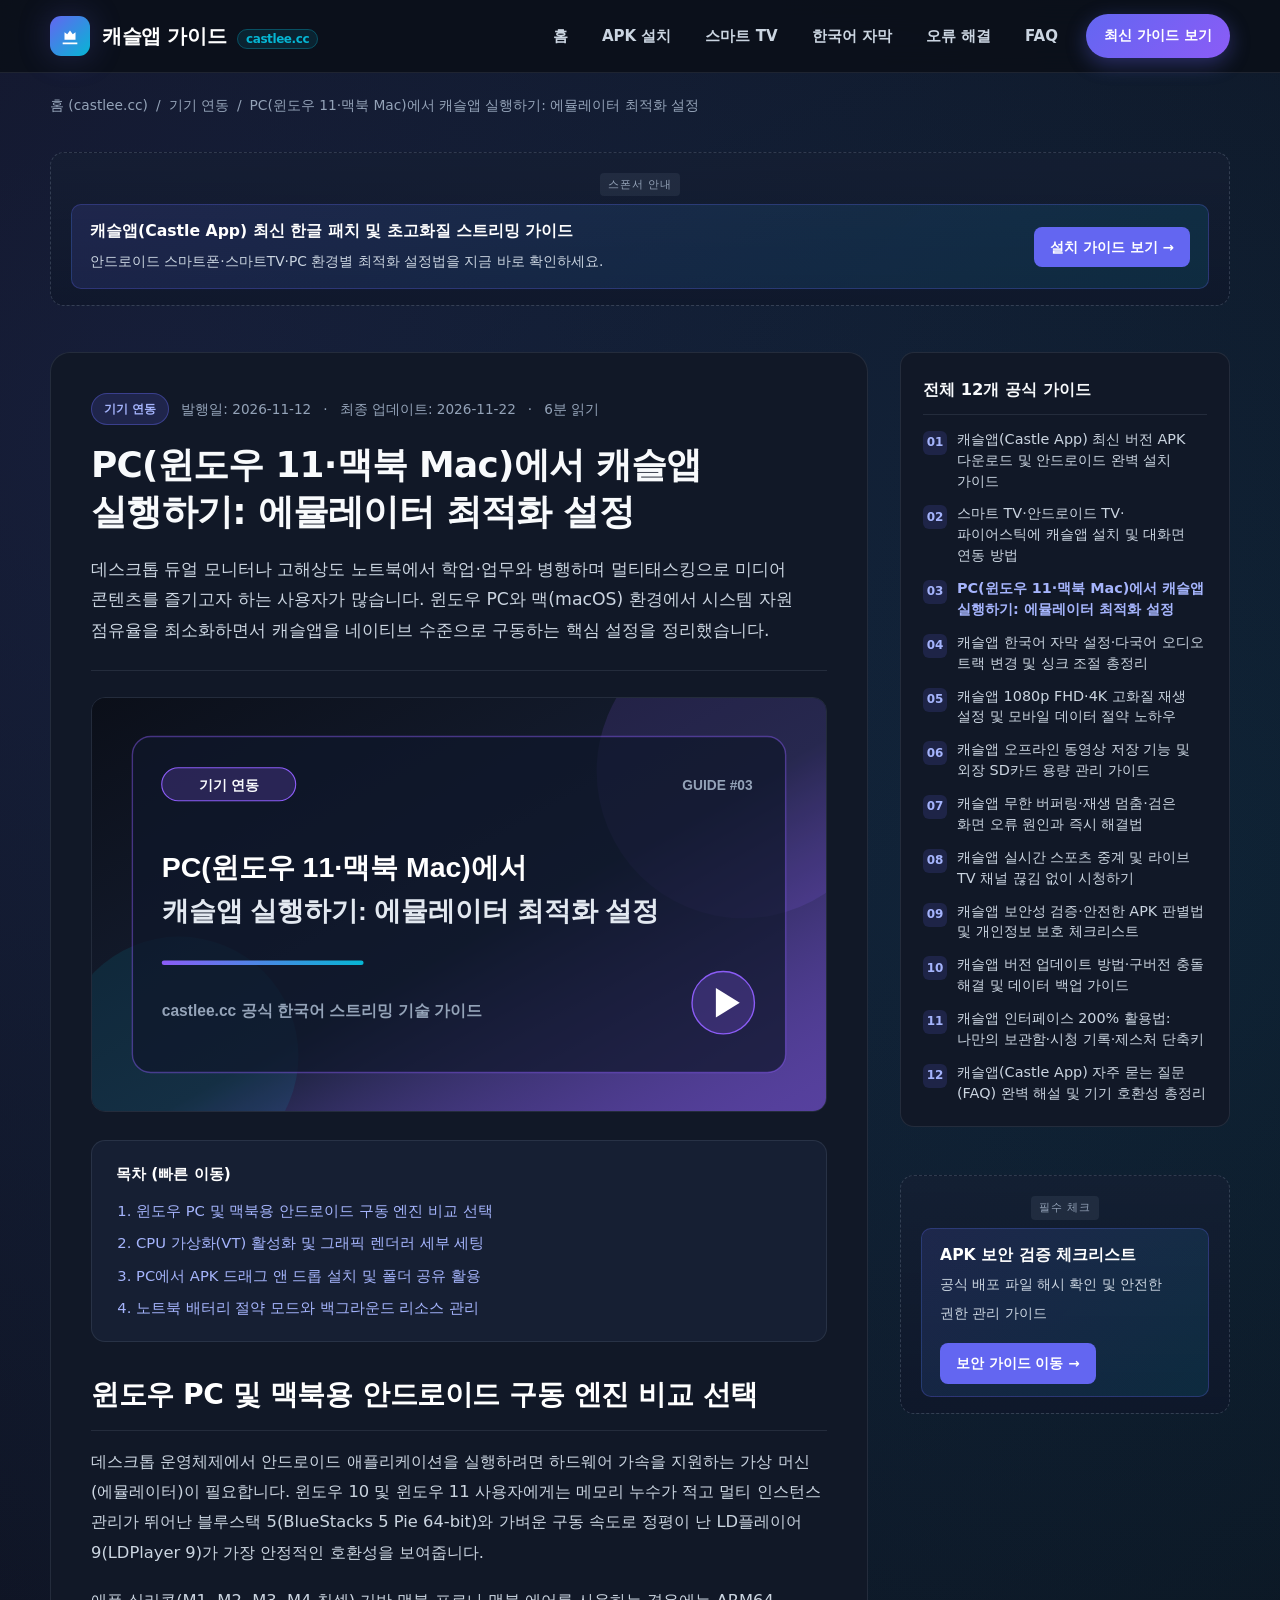
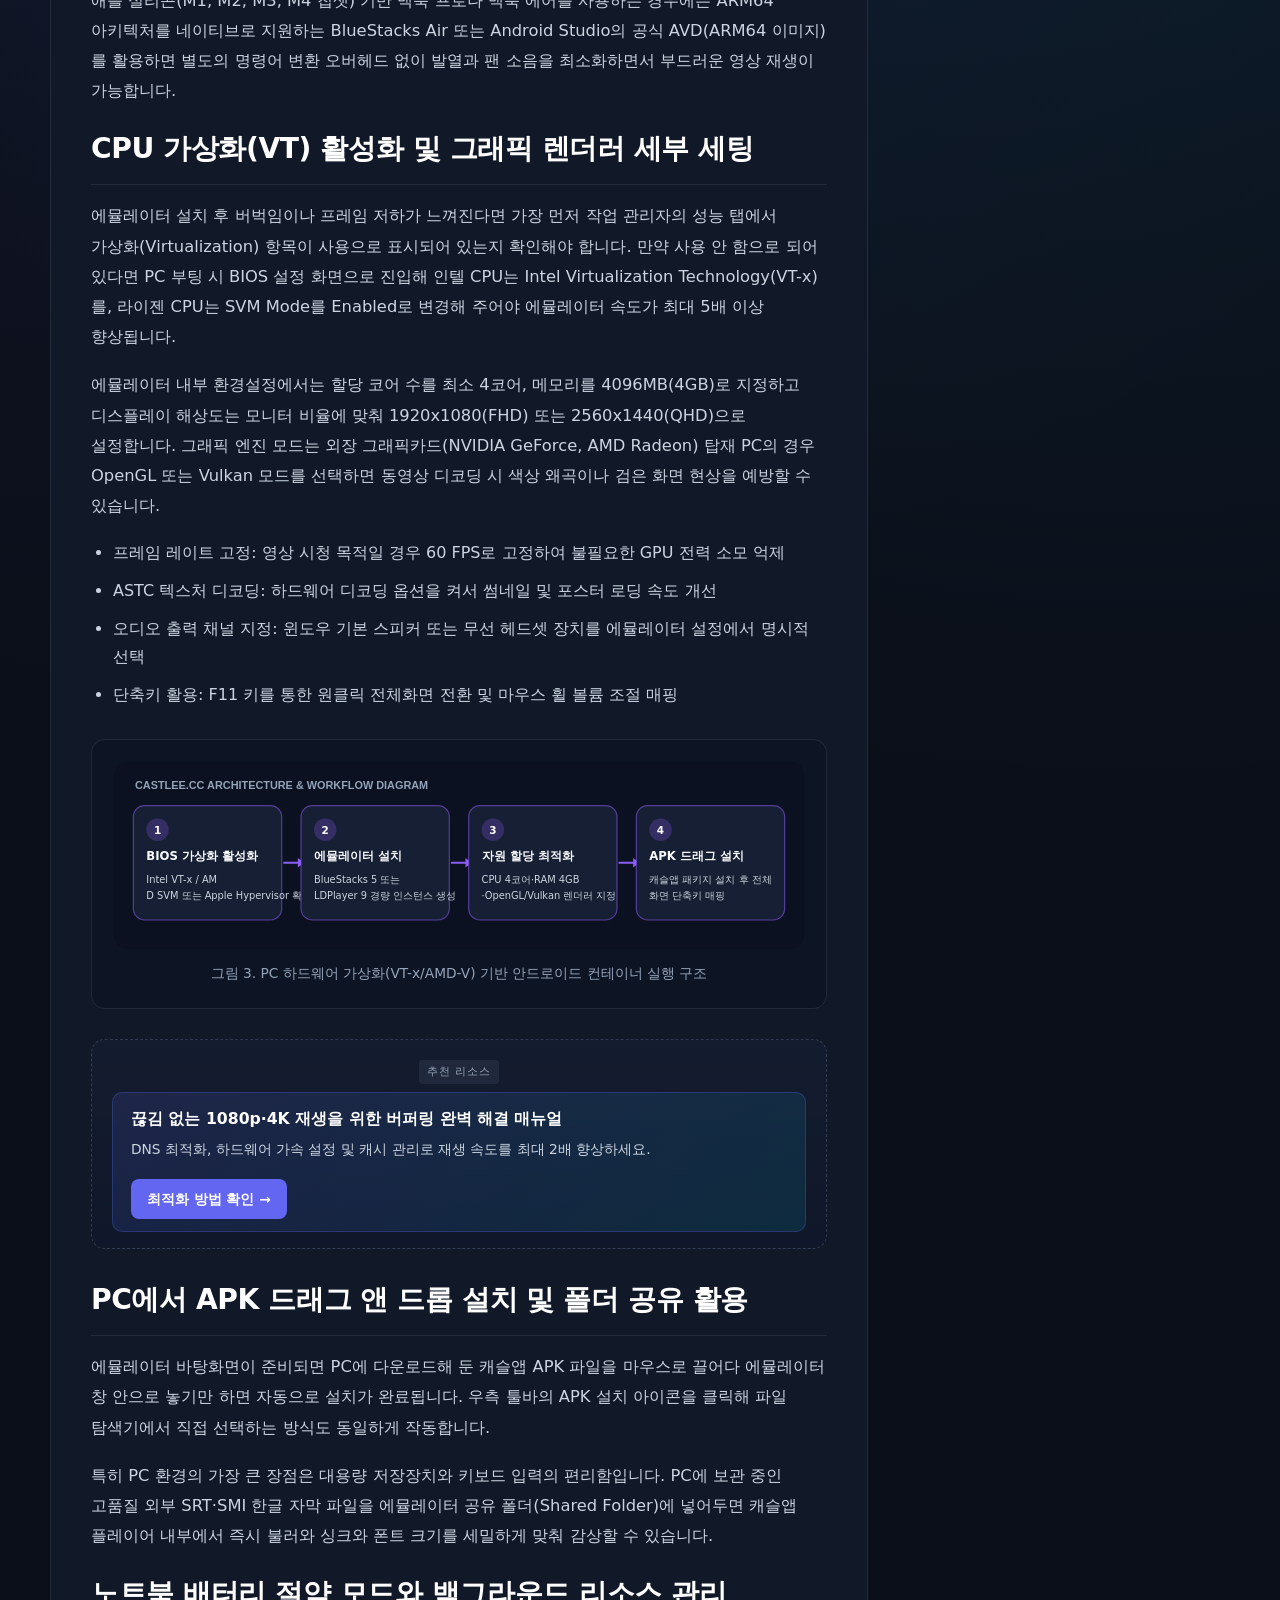
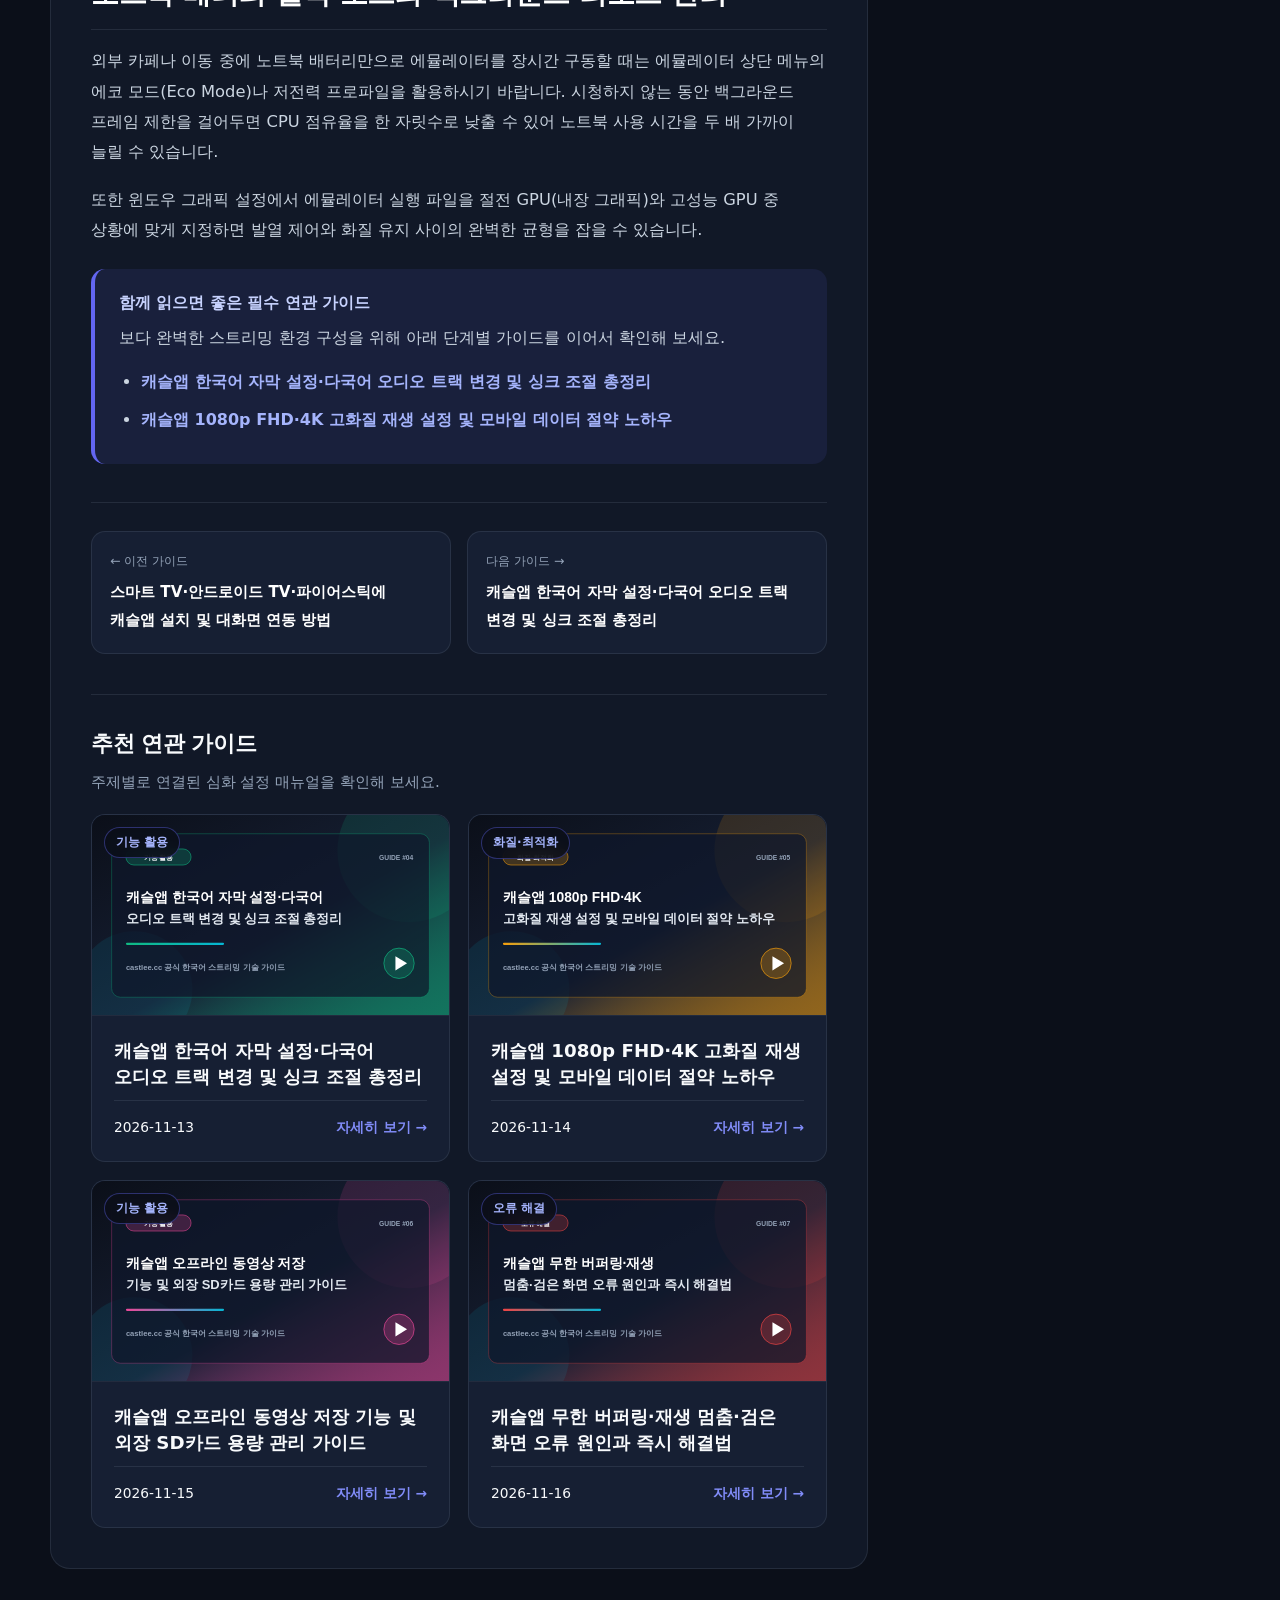
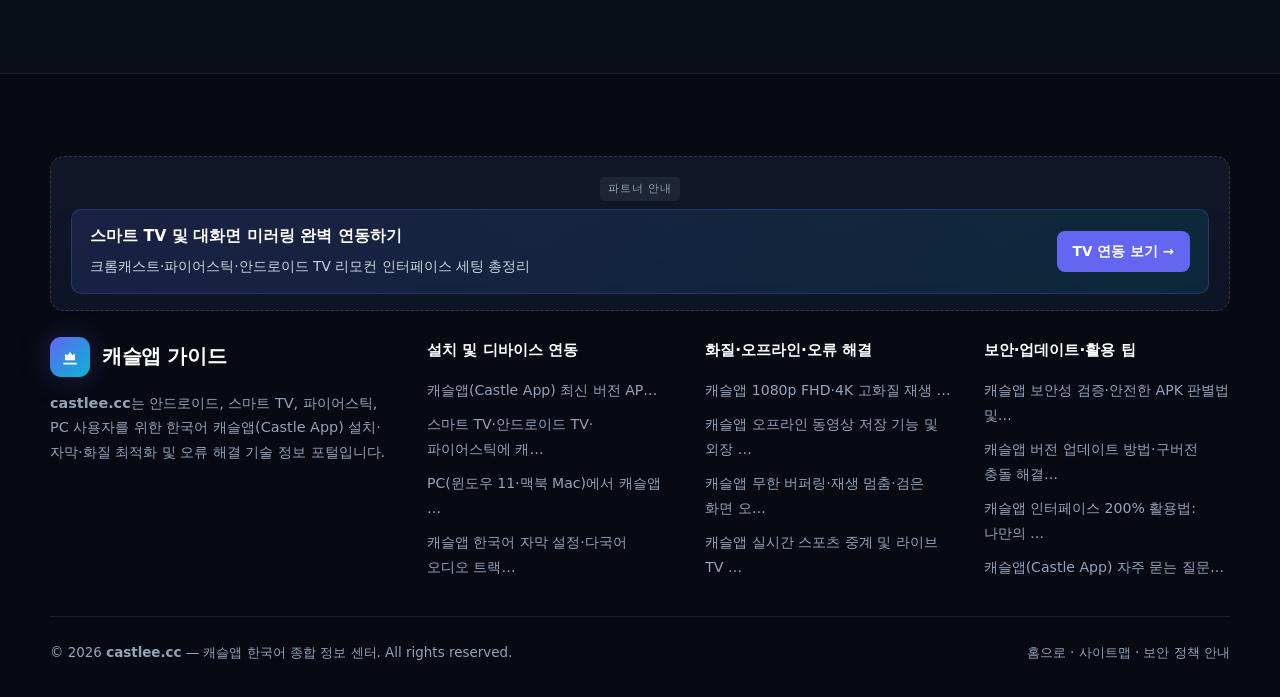
<file: castle-app-pc-windows-mac-guide.html>
<!DOCTYPE html>
<html lang="ko">
<head>
  <meta charset="UTF-8">
  <meta name="viewport" content="width=device-width, initial-scale=1.0">
  <title>PC(윈도우 11·맥북 Mac)에서 캐슬앱 실행하기: 에뮬레이터 최적화 설정 | castlee.cc</title>
  <meta name="description" content="윈도우 10/11 데스크톱과 애플 실리콘(M1/M2/M3) 맥북에서 안드로이드 에뮬레이터를 이용해 캐슬앱을 초고속으로 구동하는 최적화 가이드입니다.">
  <meta name="robots" content="index, follow, max-image-preview:large">
  <link rel="canonical" href="https://castlee.cc/castle-app-pc-windows-mac-guide.html">
  <meta property="og:type" content="article">
  <meta property="og:locale" content="ko_KR">
  <meta property="og:site_name" content="캐슬앱 공식 가이드 (Castlee.cc)">
  <meta property="og:title" content="PC(윈도우 11·맥북 Mac)에서 캐슬앱 실행하기: 에뮬레이터 최적화 설정">
  <meta property="og:description" content="윈도우 10/11 데스크톱과 애플 실리콘(M1/M2/M3) 맥북에서 안드로이드 에뮬레이터를 이용해 캐슬앱을 초고속으로 구동하는 최적화 가이드입니다.">
  <meta property="og:url" content="https://castlee.cc/castle-app-pc-windows-mac-guide.html">
  <meta property="og:image" content="https://castlee.cc/assets/images/post-03.svg">
  <meta name="twitter:card" content="summary_large_image">
  <meta name="twitter:title" content="PC(윈도우 11·맥북 Mac)에서 캐슬앱 실행하기: 에뮬레이터 최적화 설정">
  <meta name="twitter:description" content="윈도우 10/11 데스크톱과 애플 실리콘(M1/M2/M3) 맥북에서 안드로이드 에뮬레이터를 이용해 캐슬앱을 초고속으로 구동하는 최적화 가이드입니다.">
  <meta name="twitter:image" content="https://castlee.cc/assets/images/post-03.svg">
  <link rel="icon" type="image/svg+xml" href="assets/images/favicon.svg">
  <link rel="stylesheet" href="assets/css/style.css">
  <script type="application/ld+json">{"@context": "https://schema.org", "@graph": [{"@type": "Article", "@id": "https://castlee.cc/castle-app-pc-windows-mac-guide.html#article", "mainEntityOfPage": {"@type": "WebPage", "@id": "https://castlee.cc/castle-app-pc-windows-mac-guide.html"}, "headline": "PC(윈도우 11·맥북 Mac)에서 캐슬앱 실행하기: 에뮬레이터 최적화 설정", "description": "윈도우 10/11 데스크톱과 애플 실리콘(M1/M2/M3) 맥북에서 안드로이드 에뮬레이터를 이용해 캐슬앱을 초고속으로 구동하는 최적화 가이드입니다.", "image": "https://castlee.cc/assets/images/post-03.svg", "inLanguage": "ko-KR", "datePublished": "2026-11-12", "dateModified": "2026-11-22", "author": {"@type": "Organization", "name": "Castlee.cc 기술 에디터팀", "url": "https://castlee.cc/"}, "publisher": {"@type": "Organization", "name": "Castlee.cc", "url": "https://castlee.cc/", "logo": {"@type": "ImageObject", "url": "https://castlee.cc/assets/images/post-01.svg"}}}, {"@type": "BreadcrumbList", "@id": "https://castlee.cc/castle-app-pc-windows-mac-guide.html#breadcrumb", "itemListElement": [{"@type": "ListItem", "position": 1, "name": "홈", "item": "https://castlee.cc/"}, {"@type": "ListItem", "position": 2, "name": "기기 연동", "item": "https://castlee.cc/#guides"}, {"@type": "ListItem", "position": 3, "name": "PC(윈도우 11·맥북 Mac)에서 캐슬앱 실행하기: 에뮬레이터 최적화 설정", "item": "https://castlee.cc/castle-app-pc-windows-mac-guide.html"}]}]}</script>
</head>
<body>
  <a class="skip-link" href="#main-content">본문 바로가기</a>
<header class="site-header" role="banner">
  <div class="container header-inner">
    <a href="index.html" class="brand-logo" aria-label="캐슬앱 공식 가이드 홈으로 이동">
      <span class="brand-badge" aria-hidden="true">
        <svg width="22" height="22" viewBox="0 0 24 24" fill="none">
          <path d="M4 19h16v2H4v-2zm2-3h12V8l-3 2-3-4-3 4-3-2v8z" fill="#ffffff"/>
        </svg>
      </span>
      <span>캐슬앱 가이드 <span class="brand-domain">castlee.cc</span></span>
    </a>

    <button class="mobile-menu-btn" id="mobileMenuBtn" aria-expanded="false" aria-controls="mainNav" aria-label="메뉴 열기">
      <svg width="22" height="22" viewBox="0 0 24 24" fill="none" stroke="currentColor" stroke-width="2.2">
        <line x1="3" y1="6" x2="21" y2="6"/><line x1="3" y1="12" x2="21" y2="12"/><line x1="3" y1="18" x2="21" y2="18"/>
      </svg>
    </button>

    <nav class="main-nav" id="mainNav" aria-label="주요 메뉴">
      <a href="index.html" class="nav-link ">홈</a>
      <a href="castle-app-apk-download-install.html" class="nav-link ">APK 설치</a>
      <a href="castle-app-smart-tv-firestick-guide.html" class="nav-link ">스마트 TV</a>
      <a href="castle-app-korean-subtitle-audio-settings.html" class="nav-link ">한국어 자막</a>
      <a href="castle-app-buffering-error-fix.html" class="nav-link ">오류 해결</a>
      <a href="castle-app-faq-complete-guide.html" class="nav-link ">FAQ</a>
      <a href="castle-app-apk-download-install.html" class="nav-cta">최신 가이드 보기</a>
    </nav>
  </div>
</header>

  <main id="main-content" class="container">
    <nav class="breadcrumb-nav" aria-label="경로 안내">
      <ol class="breadcrumb-list">
        <li><a href="index.html">홈 (castlee.cc)</a></li>
        <li aria-hidden="true">/</li>
        <li><a href="index.html#guides">기기 연동</a></li>
        <li aria-hidden="true">/</li>
        <li aria-current="page">PC(윈도우 11·맥북 Mac)에서 캐슬앱 실행하기: 에뮬레이터 최적화 설정</li>
      </ol>
    </nav>

    <div class="ad-slot-wrapper" data-ad-slot="header-top" aria-label="상단 안내 배너"></div>

    <div class="post-layout">
      <article class="post-main-card">
        <div class="post-header-meta">
          <span class="post-badge">기기 연동</span>
          <time datetime="2026-11-12">발행일: 2026-11-12</time>
          <span>·</span>
          <span>최종 업데이트: 2026-11-22</span>
          <span>·</span>
          <span>6분 읽기</span>
        </div>

        <h1 class="post-h1">PC(윈도우 11·맥북 Mac)에서 캐슬앱 실행하기: 에뮬레이터 최적화 설정</h1>
        <p class="post-lead">데스크톱 듀얼 모니터나 고해상도 노트북에서 학업·업무와 병행하며 멀티태스킹으로 미디어 콘텐츠를 즐기고자 하는 사용자가 많습니다. 윈도우 PC와 맥(macOS) 환경에서 시스템 자원 점유율을 최소화하면서 캐슬앱을 네이티브 수준으로 구동하는 핵심 설정을 정리했습니다.</p>

        <div class="post-hero-banner">
          <img class="lazy-img" src="data:image/svg+xml,%3Csvg xmlns='http://www.w3.org/2000/svg' viewBox='0 0 800 450'%3E%3Crect width='800' height='450' fill='%23161f33'/%3E%3C/svg%3E" data-src="assets/images/post-03.svg" alt="PC(윈도우 11·맥북 Mac)에서 캐슬앱 실행하기: 에뮬레이터 최적화 설정" loading="lazy" width="800" height="450">
        </div>

        <nav class="toc-box" aria-label="본문 목차">
          <div class="toc-title">목차 (빠른 이동)</div>
          <ol class="toc-list">
            <li><a href="#section-1">윈도우 PC 및 맥북용 안드로이드 구동 엔진 비교 선택</a></li><li><a href="#section-2">CPU 가상화(VT) 활성화 및 그래픽 렌더러 세부 세팅</a></li><li><a href="#section-3">PC에서 APK 드래그 앤 드롭 설치 및 폴더 공유 활용</a></li><li><a href="#section-4">노트북 배터리 절약 모드와 백그라운드 리소스 관리</a></li>
          </ol>
        </nav>

        <div class="article-prose">
          <section id="section-1"><h2>윈도우 PC 및 맥북용 안드로이드 구동 엔진 비교 선택</h2><p>데스크톱 운영체제에서 안드로이드 애플리케이션을 실행하려면 하드웨어 가속을 지원하는 가상 머신(에뮬레이터)이 필요합니다. 윈도우 10 및 윈도우 11 사용자에게는 메모리 누수가 적고 멀티 인스턴스 관리가 뛰어난 블루스택 5(BlueStacks 5 Pie 64-bit)와 가벼운 구동 속도로 정평이 난 LD플레이어 9(LDPlayer 9)가 가장 안정적인 호환성을 보여줍니다.</p><p>애플 실리콘(M1, M2, M3, M4 칩셋) 기반 맥북 프로나 맥북 에어를 사용하는 경우에는 ARM64 아키텍처를 네이티브로 지원하는 BlueStacks Air 또는 Android Studio의 공식 AVD(ARM64 이미지)를 활용하면 별도의 명령어 변환 오버헤드 없이 발열과 팬 소음을 최소화하면서 부드러운 영상 재생이 가능합니다.</p></section><section id="section-2"><h2>CPU 가상화(VT) 활성화 및 그래픽 렌더러 세부 세팅</h2><p>에뮬레이터 설치 후 버벅임이나 프레임 저하가 느껴진다면 가장 먼저 작업 관리자의 성능 탭에서 가상화(Virtualization) 항목이 사용으로 표시되어 있는지 확인해야 합니다. 만약 사용 안 함으로 되어 있다면 PC 부팅 시 BIOS 설정 화면으로 진입해 인텔 CPU는 Intel Virtualization Technology(VT-x)를, 라이젠 CPU는 SVM Mode를 Enabled로 변경해 주어야 에뮬레이터 속도가 최대 5배 이상 향상됩니다.</p><p>에뮬레이터 내부 환경설정에서는 할당 코어 수를 최소 4코어, 메모리를 4096MB(4GB)로 지정하고 디스플레이 해상도는 모니터 비율에 맞춰 1920x1080(FHD) 또는 2560x1440(QHD)으로 설정합니다. 그래픽 엔진 모드는 외장 그래픽카드(NVIDIA GeForce, AMD Radeon) 탑재 PC의 경우 OpenGL 또는 Vulkan 모드를 선택하면 동영상 디코딩 시 색상 왜곡이나 검은 화면 현상을 예방할 수 있습니다.</p><ul><li>프레임 레이트 고정: 영상 시청 목적일 경우 60 FPS로 고정하여 불필요한 GPU 전력 소모 억제</li><li>ASTC 텍스처 디코딩: 하드웨어 디코딩 옵션을 켜서 썸네일 및 포스터 로딩 속도 개선</li><li>오디오 출력 채널 지정: 윈도우 기본 스피커 또는 무선 헤드셋 장치를 에뮬레이터 설정에서 명시적 선택</li><li>단축키 활용: F11 키를 통한 원클릭 전체화면 전환 및 마우스 휠 볼륨 조절 매핑</li></ul>
                <figure class="diagram-figure">
                  <svg xmlns="http://www.w3.org/2000/svg" viewBox="0 0 856 232" role="img" aria-label="그림 3. PC 하드웨어 가상화(VT-x/AMD-V) 기반 안드로이드 컨테이너 실행 구조">
  <rect width="856" height="232" rx="16" fill="#0b1120"/>
  <text x="26" y="34" fill="#94a3b8" font-family="Pretendard, Noto Sans KR, sans-serif" font-size="13.5" font-weight="700">CASTLEE.CC ARCHITECTURE &amp; WORKFLOW DIAGRAM</text>
  
    <g>
      <rect x="24" y="54" width="184" height="142" rx="14" fill="#161f33" stroke="#8b5cf6" stroke-opacity="0.55" stroke-width="1.5"/>
      <circle cx="54" cy="84" r="14" fill="#8b5cf6" fill-opacity="0.25"/>
      <text x="54" y="89" text-anchor="middle" fill="#ffffff" font-size="13" font-weight="800">1</text>
      <text x="40" y="122" fill="#f8fafc" font-size="14.5" font-weight="700">BIOS 가상화 활성화</text>
      <text x="40" y="150" fill="#cbd5e1" font-size="12.2">Intel VT-x / AM</text>
      <text x="40" y="170" fill="#cbd5e1" font-size="12.2">D SVM 또는 Apple Hypervisor 확인</text>
    </g><line x1="210" y1="125" x2="230" y2="125" stroke="#8b5cf6" stroke-width="2.5"/><polygon points="228,119 236,125 228,131" fill="#8b5cf6"/>
    <g>
      <rect x="232" y="54" width="184" height="142" rx="14" fill="#161f33" stroke="#8b5cf6" stroke-opacity="0.55" stroke-width="1.5"/>
      <circle cx="262" cy="84" r="14" fill="#8b5cf6" fill-opacity="0.25"/>
      <text x="262" y="89" text-anchor="middle" fill="#ffffff" font-size="13" font-weight="800">2</text>
      <text x="248" y="122" fill="#f8fafc" font-size="14.5" font-weight="700">에뮬레이터 설치</text>
      <text x="248" y="150" fill="#cbd5e1" font-size="12.2">BlueStacks 5 또는</text>
      <text x="248" y="170" fill="#cbd5e1" font-size="12.2"> LDPlayer 9 경량 인스턴스 생성</text>
    </g><line x1="418" y1="125" x2="438" y2="125" stroke="#8b5cf6" stroke-width="2.5"/><polygon points="436,119 444,125 436,131" fill="#8b5cf6"/>
    <g>
      <rect x="440" y="54" width="184" height="142" rx="14" fill="#161f33" stroke="#8b5cf6" stroke-opacity="0.55" stroke-width="1.5"/>
      <circle cx="470" cy="84" r="14" fill="#8b5cf6" fill-opacity="0.25"/>
      <text x="470" y="89" text-anchor="middle" fill="#ffffff" font-size="13" font-weight="800">3</text>
      <text x="456" y="122" fill="#f8fafc" font-size="14.5" font-weight="700">자원 할당 최적화</text>
      <text x="456" y="150" fill="#cbd5e1" font-size="12.2">CPU 4코어·RAM 4GB</text>
      <text x="456" y="170" fill="#cbd5e1" font-size="12.2">·OpenGL/Vulkan 렌더러 지정</text>
    </g><line x1="626" y1="125" x2="646" y2="125" stroke="#8b5cf6" stroke-width="2.5"/><polygon points="644,119 652,125 644,131" fill="#8b5cf6"/>
    <g>
      <rect x="648" y="54" width="184" height="142" rx="14" fill="#161f33" stroke="#8b5cf6" stroke-opacity="0.55" stroke-width="1.5"/>
      <circle cx="678" cy="84" r="14" fill="#8b5cf6" fill-opacity="0.25"/>
      <text x="678" y="89" text-anchor="middle" fill="#ffffff" font-size="13" font-weight="800">4</text>
      <text x="664" y="122" fill="#f8fafc" font-size="14.5" font-weight="700">APK 드래그 설치</text>
      <text x="664" y="150" fill="#cbd5e1" font-size="12.2">캐슬앱 패키지 설치 후 전체</text>
      <text x="664" y="170" fill="#cbd5e1" font-size="12.2">화면 단축키 매핑</text>
    </g>
</svg>
                  <figcaption class="diagram-caption">그림 3. PC 하드웨어 가상화(VT-x/AMD-V) 기반 안드로이드 컨테이너 실행 구조</figcaption>
                </figure>
                <div class="ad-slot-wrapper" data-ad-slot="in-content" aria-label="본문 추천 배너"></div></section><section id="section-3"><h2>PC에서 APK 드래그 앤 드롭 설치 및 폴더 공유 활용</h2><p>에뮬레이터 바탕화면이 준비되면 PC에 다운로드해 둔 캐슬앱 APK 파일을 마우스로 끌어다 에뮬레이터 창 안으로 놓기만 하면 자동으로 설치가 완료됩니다. 우측 툴바의 APK 설치 아이콘을 클릭해 파일 탐색기에서 직접 선택하는 방식도 동일하게 작동합니다.</p><p>특히 PC 환경의 가장 큰 장점은 대용량 저장장치와 키보드 입력의 편리함입니다. PC에 보관 중인 고품질 외부 SRT·SMI 한글 자막 파일을 에뮬레이터 공유 폴더(Shared Folder)에 넣어두면 캐슬앱 플레이어 내부에서 즉시 불러와 싱크와 폰트 크기를 세밀하게 맞춰 감상할 수 있습니다.</p></section><section id="section-4"><h2>노트북 배터리 절약 모드와 백그라운드 리소스 관리</h2><p>외부 카페나 이동 중에 노트북 배터리만으로 에뮬레이터를 장시간 구동할 때는 에뮬레이터 상단 메뉴의 에코 모드(Eco Mode)나 저전력 프로파일을 활용하시기 바랍니다. 시청하지 않는 동안 백그라운드 프레임 제한을 걸어두면 CPU 점유율을 한 자릿수로 낮출 수 있어 노트북 사용 시간을 두 배 가까이 늘릴 수 있습니다.</p><p>또한 윈도우 그래픽 설정에서 에뮬레이터 실행 파일을 절전 GPU(내장 그래픽)와 고성능 GPU 중 상황에 맞게 지정하면 발열 제어와 화질 유지 사이의 완벽한 균형을 잡을 수 있습니다.</p></section>
          
        <div class="info-callout">
          <div class="info-callout-title">함께 읽으면 좋은 필수 연관 가이드</div>
          <p style="margin-bottom:8px;">보다 완벽한 스트리밍 환경 구성을 위해 아래 단계별 가이드를 이어서 확인해 보세요.</p>
          <ul style="margin-bottom:0;">
            <li><a href="castle-app-korean-subtitle-audio-settings.html" style="color:#a5b4fc;font-weight:700;">캐슬앱 한국어 자막 설정·다국어 오디오 트랙 변경 및 싱크 조절 총정리</a></li>
            <li><a href="castle-app-hd-4k-streaming-quality.html" style="color:#a5b4fc;font-weight:700;">캐슬앱 1080p FHD·4K 고화질 재생 설정 및 모바일 데이터 절약 노하우</a></li>
          </ul>
        </div>
        </div>

        <nav class="post-prev-next" aria-label="이전 및 다음 포스트 이동">
          <a class="pn-card" href="castle-app-smart-tv-firestick-guide.html">
            <span class="pn-label">&larr; 이전 가이드</span>
            <span class="pn-title">스마트 TV·안드로이드 TV·파이어스틱에 캐슬앱 설치 및 대화면 연동 방법</span>
          </a>
          <a class="pn-card" href="castle-app-korean-subtitle-audio-settings.html">
            <span class="pn-label">다음 가이드 &rarr;</span>
            <span class="pn-title">캐슬앱 한국어 자막 설정·다국어 오디오 트랙 변경 및 싱크 조절 총정리</span>
          </a>
        </nav>

        <section class="related-posts-section" aria-label="관련 추천 포스트">
          <h2 class="section-title" style="font-size:1.35rem;margin-bottom:6px;">추천 연관 가이드</h2>
          <p class="section-subtitle">주제별로 연결된 심화 설정 매뉴얼을 확인해 보세요.</p>
          <div class="related-grid">
            
            <article class="post-card">
              <a href="castle-app-korean-subtitle-audio-settings.html" class="post-card-thumb">
                <img class="lazy-img" src="data:image/svg+xml,%3Csvg xmlns='http://www.w3.org/2000/svg' viewBox='0 0 800 450'%3E%3Crect width='800' height='450' fill='%23161f33'/%3E%3C/svg%3E" data-src="assets/images/post-04.svg" alt="캐슬앱 한국어 자막 설정·다국어 오디오 트랙 변경 및 싱크 조절 총정리" loading="lazy" width="800" height="450">
                <span class="post-category-tag">기능 활용</span>
              </a>
              <div class="post-card-body">
                <h3 class="post-card-title"><a href="castle-app-korean-subtitle-audio-settings.html">캐슬앱 한국어 자막 설정·다국어 오디오 트랙 변경 및 싱크 조절 총정리</a></h3>
                <div class="post-card-footer">
                  <span>2026-11-13</span>
                  <a class="read-more-link" href="castle-app-korean-subtitle-audio-settings.html">자세히 보기 &rarr;</a>
                </div>
              </div>
            </article>
            <article class="post-card">
              <a href="castle-app-hd-4k-streaming-quality.html" class="post-card-thumb">
                <img class="lazy-img" src="data:image/svg+xml,%3Csvg xmlns='http://www.w3.org/2000/svg' viewBox='0 0 800 450'%3E%3Crect width='800' height='450' fill='%23161f33'/%3E%3C/svg%3E" data-src="assets/images/post-05.svg" alt="캐슬앱 1080p FHD·4K 고화질 재생 설정 및 모바일 데이터 절약 노하우" loading="lazy" width="800" height="450">
                <span class="post-category-tag">화질·최적화</span>
              </a>
              <div class="post-card-body">
                <h3 class="post-card-title"><a href="castle-app-hd-4k-streaming-quality.html">캐슬앱 1080p FHD·4K 고화질 재생 설정 및 모바일 데이터 절약 노하우</a></h3>
                <div class="post-card-footer">
                  <span>2026-11-14</span>
                  <a class="read-more-link" href="castle-app-hd-4k-streaming-quality.html">자세히 보기 &rarr;</a>
                </div>
              </div>
            </article>
            <article class="post-card">
              <a href="castle-app-offline-download-storage-guide.html" class="post-card-thumb">
                <img class="lazy-img" src="data:image/svg+xml,%3Csvg xmlns='http://www.w3.org/2000/svg' viewBox='0 0 800 450'%3E%3Crect width='800' height='450' fill='%23161f33'/%3E%3C/svg%3E" data-src="assets/images/post-06.svg" alt="캐슬앱 오프라인 동영상 저장 기능 및 외장 SD카드 용량 관리 가이드" loading="lazy" width="800" height="450">
                <span class="post-category-tag">기능 활용</span>
              </a>
              <div class="post-card-body">
                <h3 class="post-card-title"><a href="castle-app-offline-download-storage-guide.html">캐슬앱 오프라인 동영상 저장 기능 및 외장 SD카드 용량 관리 가이드</a></h3>
                <div class="post-card-footer">
                  <span>2026-11-15</span>
                  <a class="read-more-link" href="castle-app-offline-download-storage-guide.html">자세히 보기 &rarr;</a>
                </div>
              </div>
            </article>
            <article class="post-card">
              <a href="castle-app-buffering-error-fix.html" class="post-card-thumb">
                <img class="lazy-img" src="data:image/svg+xml,%3Csvg xmlns='http://www.w3.org/2000/svg' viewBox='0 0 800 450'%3E%3Crect width='800' height='450' fill='%23161f33'/%3E%3C/svg%3E" data-src="assets/images/post-07.svg" alt="캐슬앱 무한 버퍼링·재생 멈춤·검은 화면 오류 원인과 즉시 해결법" loading="lazy" width="800" height="450">
                <span class="post-category-tag">오류 해결</span>
              </a>
              <div class="post-card-body">
                <h3 class="post-card-title"><a href="castle-app-buffering-error-fix.html">캐슬앱 무한 버퍼링·재생 멈춤·검은 화면 오류 원인과 즉시 해결법</a></h3>
                <div class="post-card-footer">
                  <span>2026-11-16</span>
                  <a class="read-more-link" href="castle-app-buffering-error-fix.html">자세히 보기 &rarr;</a>
                </div>
              </div>
            </article>
          </div>
        </section>
      </article>

      <aside class="post-sidebar" aria-label="전체 가이드 목록 사이드바">
        <div class="sidebar-widget">
          <h2 class="widget-title">전체 12개 공식 가이드</h2>
          <ul class="sidebar-post-list">
            <li><a class="" href="castle-app-apk-download-install.html"><span class="sidebar-num">01</span><span>캐슬앱(Castle App) 최신 버전 APK 다운로드 및 안드로이드 완벽 설치 가이드</span></a></li><li><a class="" href="castle-app-smart-tv-firestick-guide.html"><span class="sidebar-num">02</span><span>스마트 TV·안드로이드 TV·파이어스틱에 캐슬앱 설치 및 대화면 연동 방법</span></a></li><li><a class="current" href="castle-app-pc-windows-mac-guide.html"><span class="sidebar-num">03</span><span>PC(윈도우 11·맥북 Mac)에서 캐슬앱 실행하기: 에뮬레이터 최적화 설정</span></a></li><li><a class="" href="castle-app-korean-subtitle-audio-settings.html"><span class="sidebar-num">04</span><span>캐슬앱 한국어 자막 설정·다국어 오디오 트랙 변경 및 싱크 조절 총정리</span></a></li><li><a class="" href="castle-app-hd-4k-streaming-quality.html"><span class="sidebar-num">05</span><span>캐슬앱 1080p FHD·4K 고화질 재생 설정 및 모바일 데이터 절약 노하우</span></a></li><li><a class="" href="castle-app-offline-download-storage-guide.html"><span class="sidebar-num">06</span><span>캐슬앱 오프라인 동영상 저장 기능 및 외장 SD카드 용량 관리 가이드</span></a></li><li><a class="" href="castle-app-buffering-error-fix.html"><span class="sidebar-num">07</span><span>캐슬앱 무한 버퍼링·재생 멈춤·검은 화면 오류 원인과 즉시 해결법</span></a></li><li><a class="" href="castle-app-live-sports-channels-guide.html"><span class="sidebar-num">08</span><span>캐슬앱 실시간 스포츠 중계 및 라이브 TV 채널 끊김 없이 시청하기</span></a></li><li><a class="" href="castle-app-security-privacy-safety.html"><span class="sidebar-num">09</span><span>캐슬앱 보안성 검증·안전한 APK 판별법 및 개인정보 보호 체크리스트</span></a></li><li><a class="" href="castle-app-update-version-history-guide.html"><span class="sidebar-num">10</span><span>캐슬앱 버전 업데이트 방법·구버전 충돌 해결 및 데이터 백업 가이드</span></a></li><li><a class="" href="castle-app-ui-features-watchlist-guide.html"><span class="sidebar-num">11</span><span>캐슬앱 인터페이스 200% 활용법: 나만의 보관함·시청 기록·제스처 단축키</span></a></li><li><a class="" href="castle-app-faq-complete-guide.html"><span class="sidebar-num">12</span><span>캐슬앱(Castle App) 자주 묻는 질문(FAQ) 완벽 해설 및 기기 호환성 총정리</span></a></li>
          </ul>
        </div>
        <div class="ad-slot-wrapper" data-ad-slot="sidebar-box" aria-label="사이드바 안내 배너"></div>
      </aside>
    </div>
  </main>

  <footer class="site-footer" role="contentinfo">
  <div class="container">
    <div class="ad-slot-wrapper" data-ad-slot="footer-banner" aria-label="하단 안내 배너"></div>
    <div class="footer-grid">
      <div>
        <a href="index.html" class="brand-logo">
          <span class="brand-badge" aria-hidden="true">
            <svg width="20" height="20" viewBox="0 0 24 24" fill="none">
              <path d="M4 19h16v2H4v-2zm2-3h12V8l-3 2-3-4-3 4-3-2v8z" fill="#ffffff"/>
            </svg>
          </span>
          <span>캐슬앱 가이드</span>
        </a>
        <p class="footer-desc">
          <strong>castlee.cc</strong>는 안드로이드, 스마트 TV, 파이어스틱, PC 사용자를 위한 한국어 캐슬앱(Castle App) 설치·자막·화질 최적화 및 오류 해결 기술 정보 포털입니다.
        </p>
      </div>
      <div>
        <h3 class="footer-heading">설치 및 디바이스 연동</h3>
        <ul class="footer-links"><li><a href="castle-app-apk-download-install.html">캐슬앱(Castle App) 최신 버전 AP…</a></li><li><a href="castle-app-smart-tv-firestick-guide.html">스마트 TV·안드로이드 TV·파이어스틱에 캐…</a></li><li><a href="castle-app-pc-windows-mac-guide.html">PC(윈도우 11·맥북 Mac)에서 캐슬앱 …</a></li><li><a href="castle-app-korean-subtitle-audio-settings.html">캐슬앱 한국어 자막 설정·다국어 오디오 트랙…</a></li></ul>
      </div>
      <div>
        <h3 class="footer-heading">화질·오프라인·오류 해결</h3>
        <ul class="footer-links"><li><a href="castle-app-hd-4k-streaming-quality.html">캐슬앱 1080p FHD·4K 고화질 재생 …</a></li><li><a href="castle-app-offline-download-storage-guide.html">캐슬앱 오프라인 동영상 저장 기능 및 외장 …</a></li><li><a href="castle-app-buffering-error-fix.html">캐슬앱 무한 버퍼링·재생 멈춤·검은 화면 오…</a></li><li><a href="castle-app-live-sports-channels-guide.html">캐슬앱 실시간 스포츠 중계 및 라이브 TV …</a></li></ul>
      </div>
      <div>
        <h3 class="footer-heading">보안·업데이트·활용 팁</h3>
        <ul class="footer-links"><li><a href="castle-app-security-privacy-safety.html">캐슬앱 보안성 검증·안전한 APK 판별법 및…</a></li><li><a href="castle-app-update-version-history-guide.html">캐슬앱 버전 업데이트 방법·구버전 충돌 해결…</a></li><li><a href="castle-app-ui-features-watchlist-guide.html">캐슬앱 인터페이스 200% 활용법: 나만의 …</a></li><li><a href="castle-app-faq-complete-guide.html">캐슬앱(Castle App) 자주 묻는 질문…</a></li></ul>
      </div>
    </div>
    <div class="footer-bottom">
      <span>&copy; 2026 <strong>castlee.cc</strong> — 캐슬앱 한국어 종합 정보 센터. All rights reserved.</span>
      <span><a href="index.html">홈으로</a> · <a href="sitemap.xml">사이트맵</a> · <a href="castle-app-security-privacy-safety.html">보안 정책 안내</a></span>
    </div>
  </div>
</footer>
<script src="assets/js/ads.js" defer></script>
<script src="assets/js/main.js" defer></script>
</body>
</html>
</file>
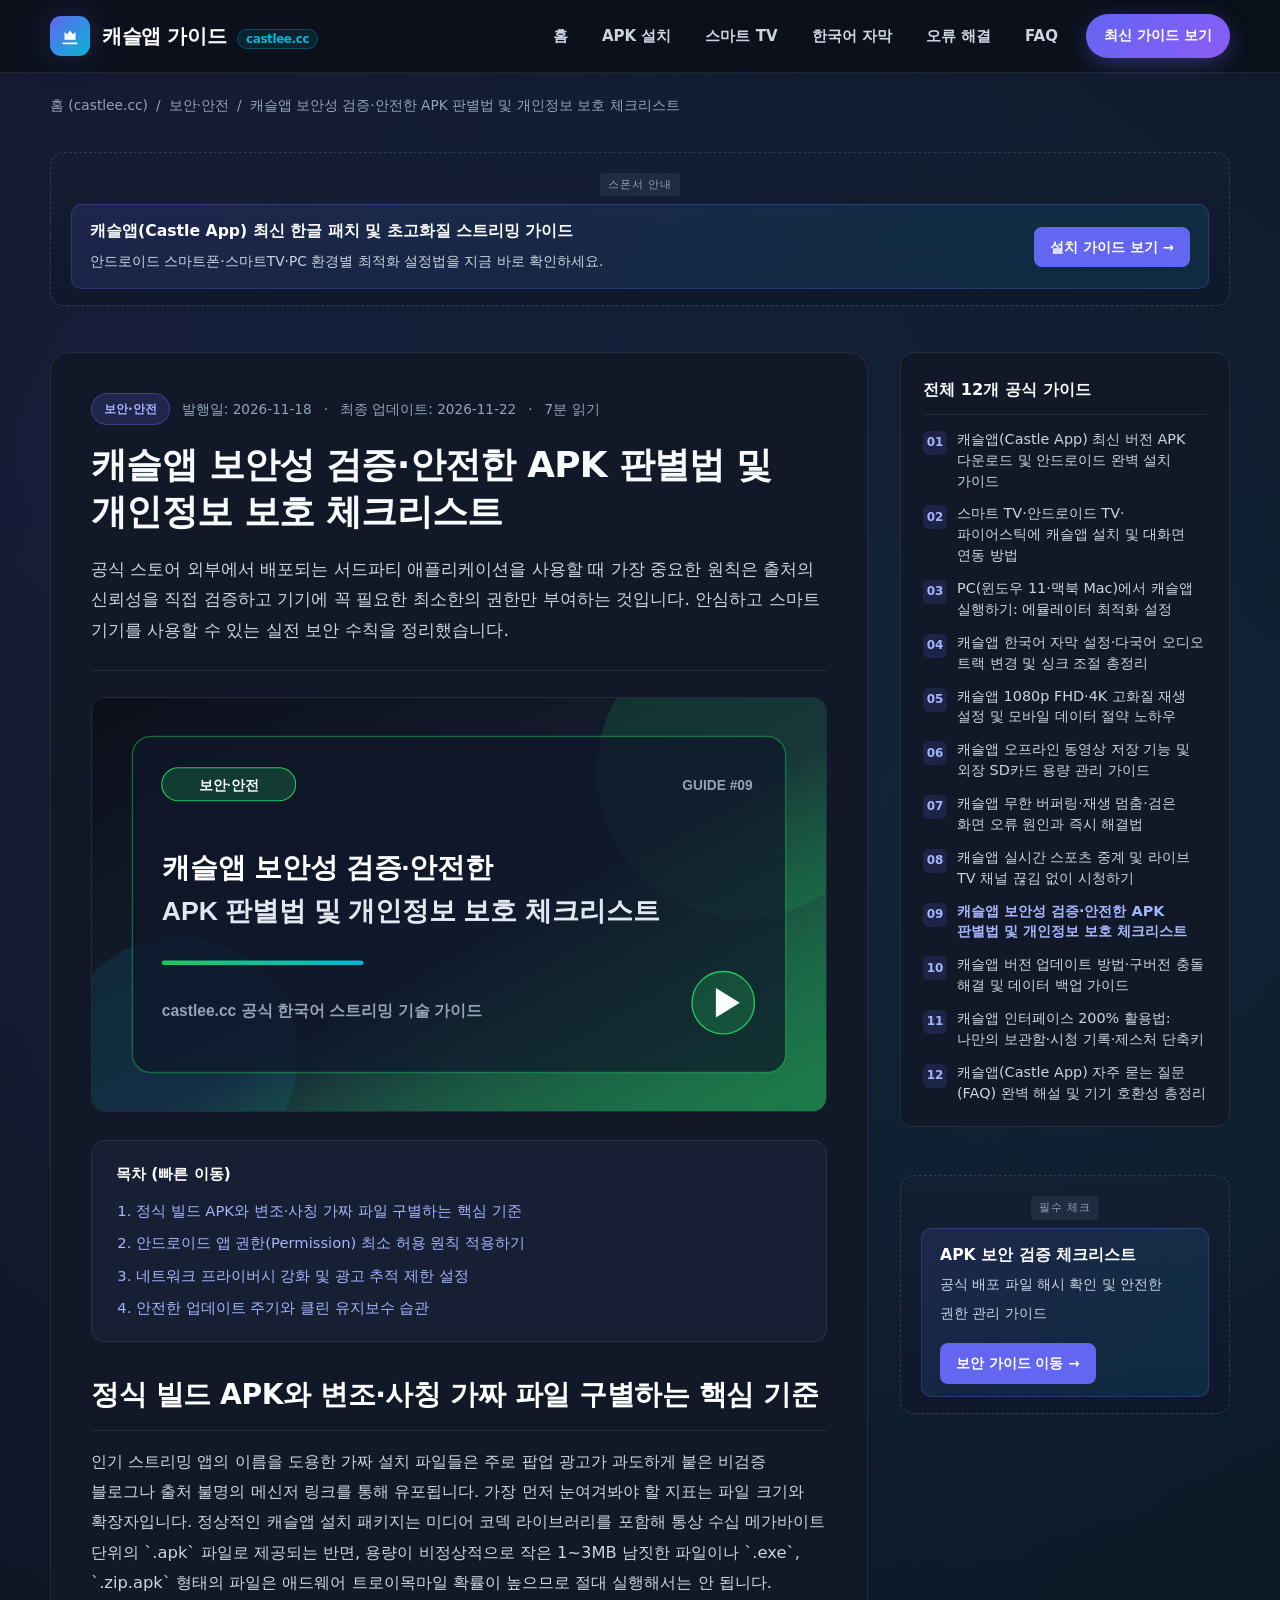
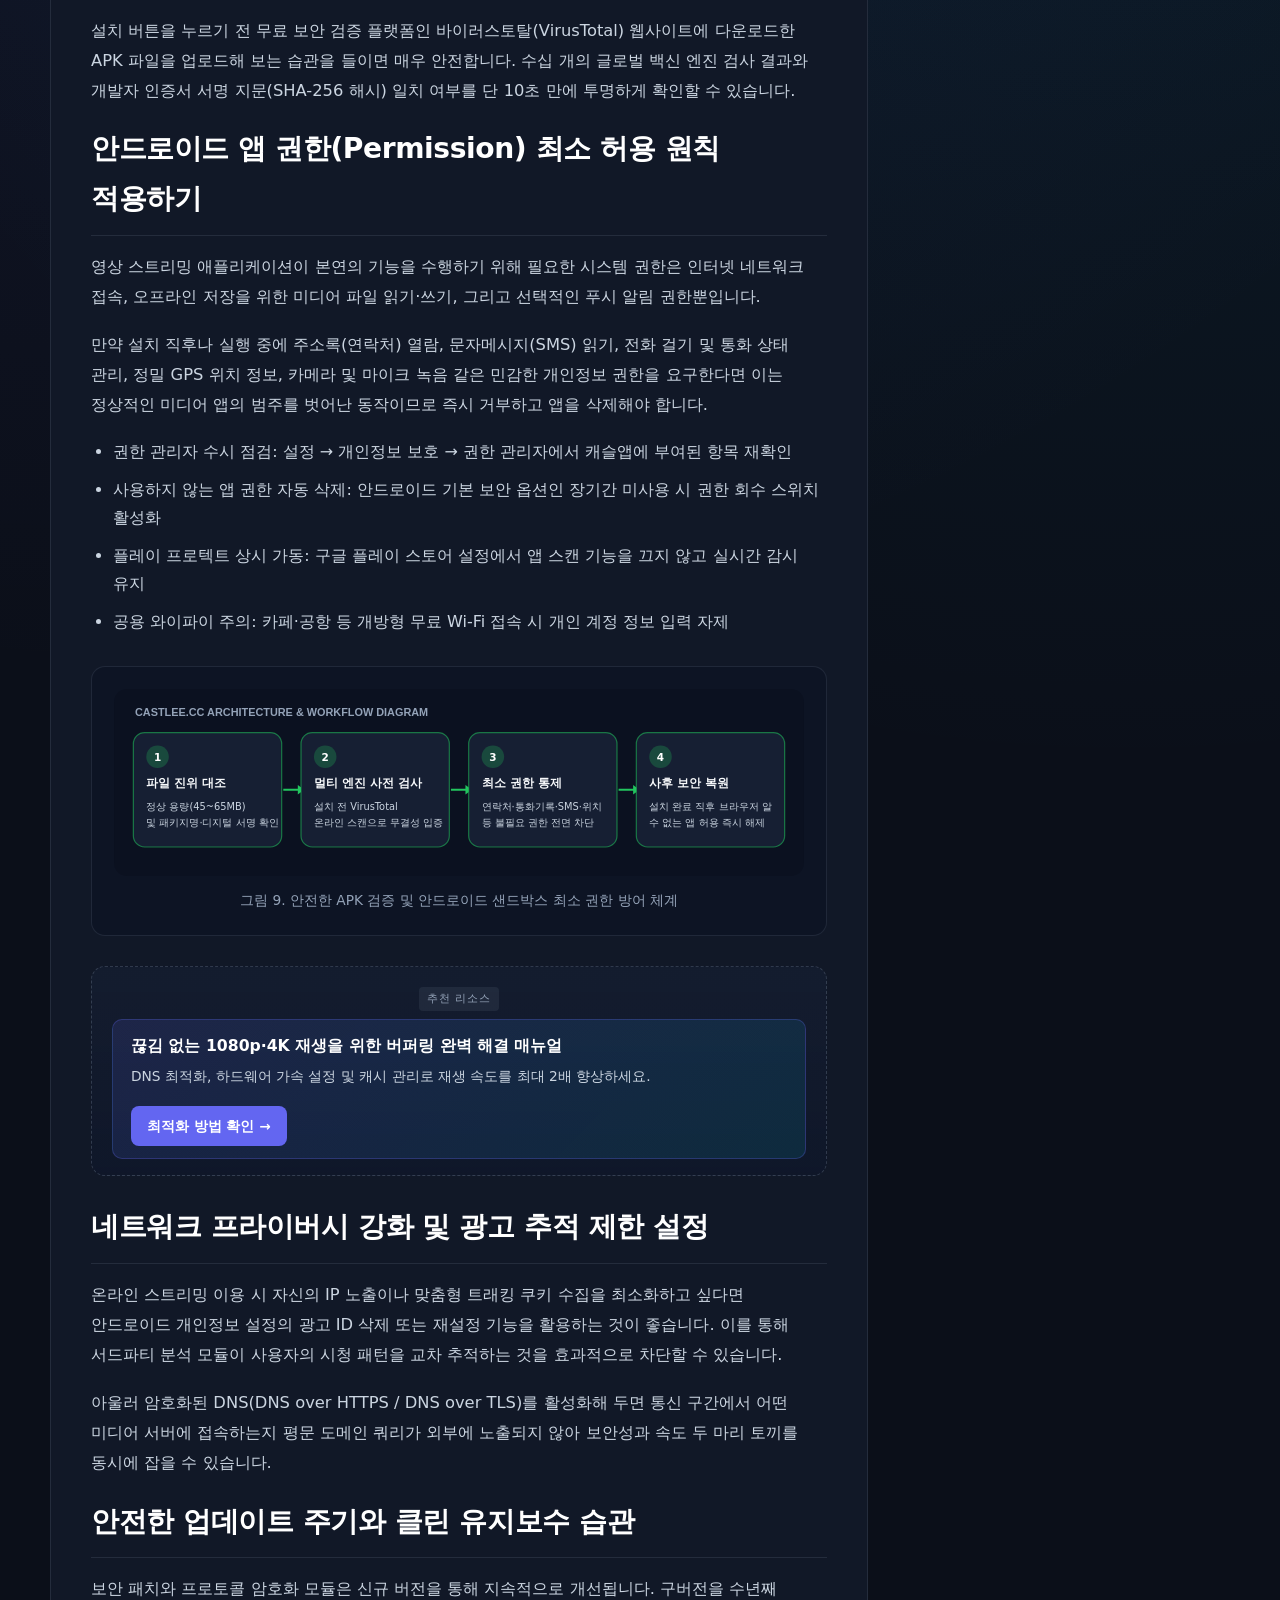
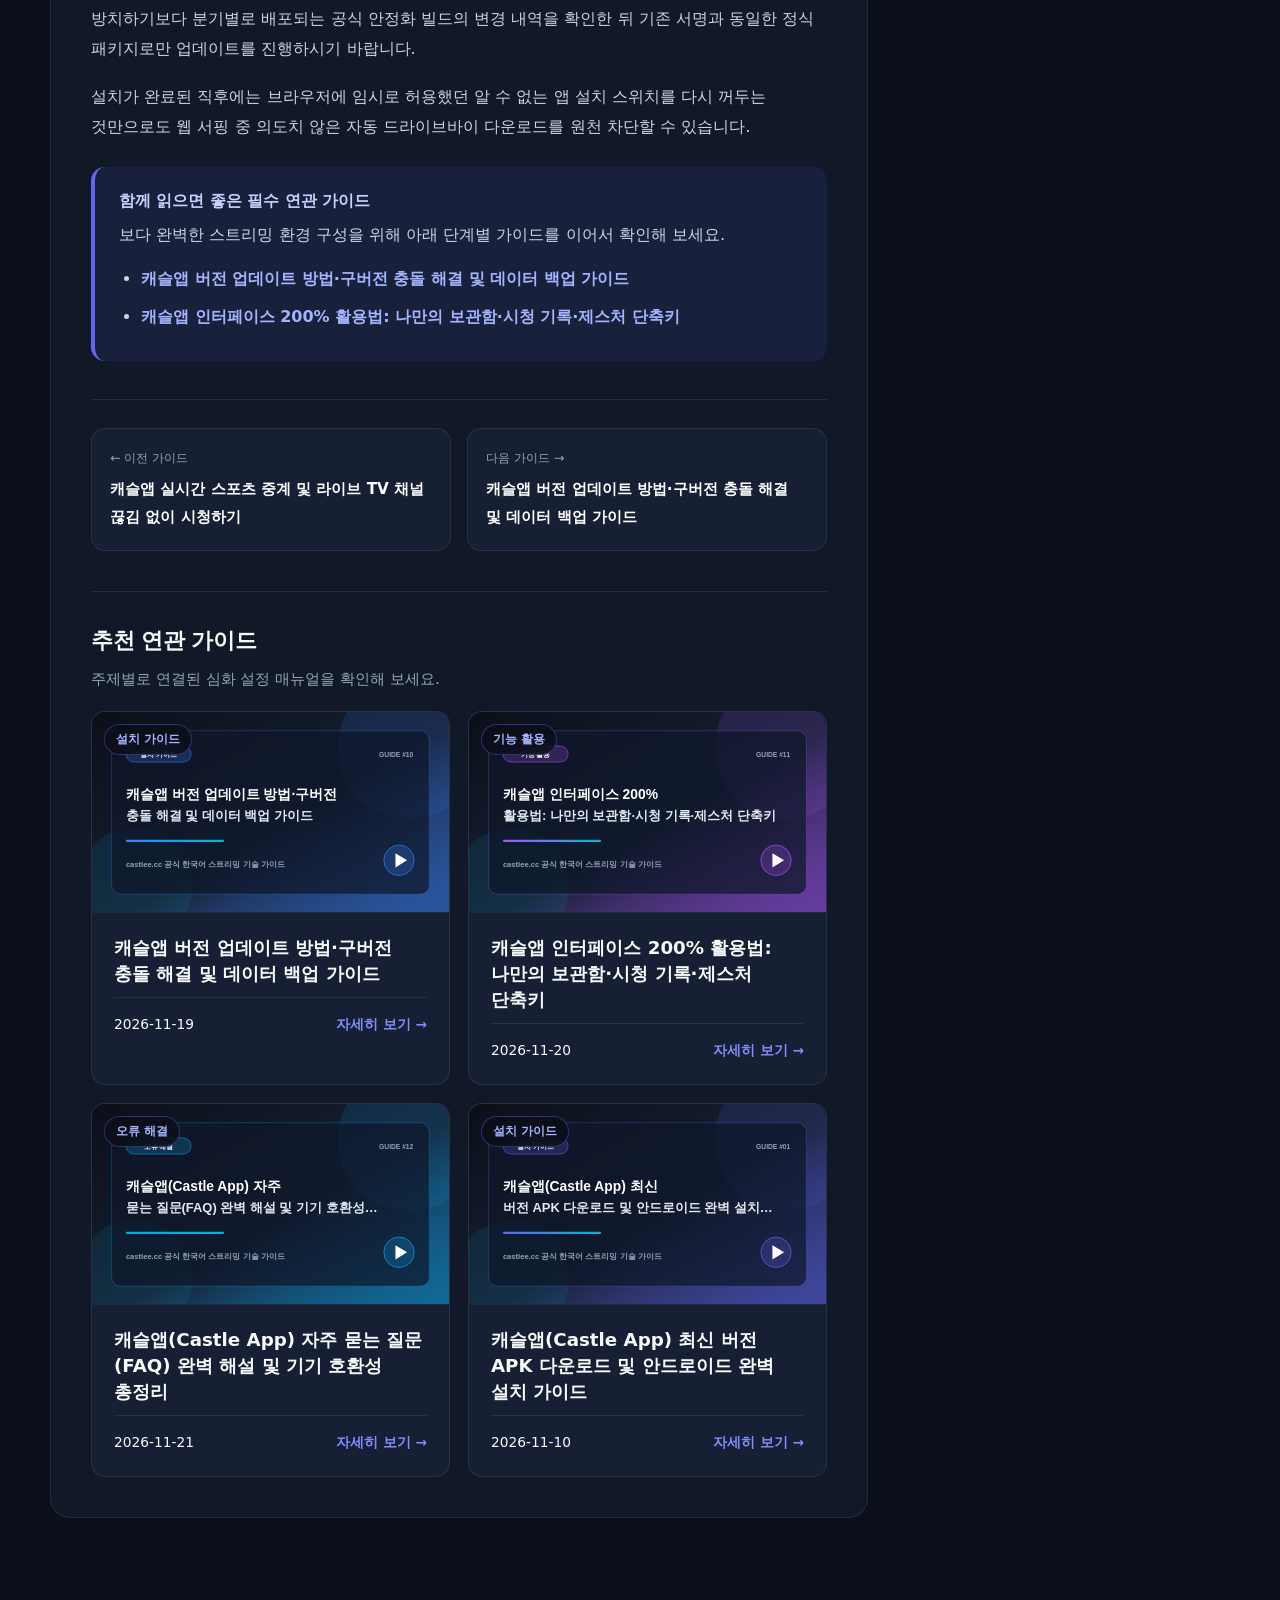
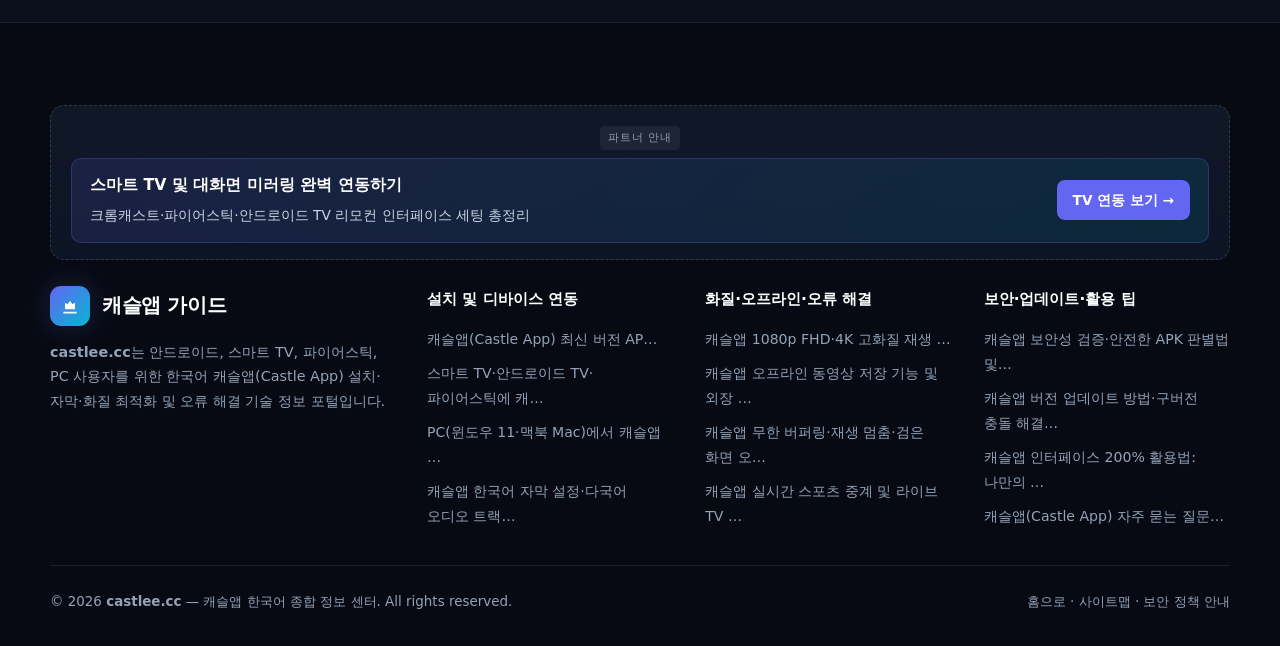
<file: castle-app-security-privacy-safety.html>
<!DOCTYPE html>
<html lang="ko">
<head>
  <meta charset="UTF-8">
  <meta name="viewport" content="width=device-width, initial-scale=1.0">
  <title>캐슬앱 보안성 검증·안전한 APK 판별법 및 개인정보 보호 체크리스트 | castlee.cc</title>
  <meta name="description" content="사칭 가짜 APK로 인한 악성코드를 예방하기 위한 SHA-256 해시 검증법, 바이러스토탈 스캔 절차 및 불필요한 스마트폰 권한 차단 가이드를 안내합니다.">
  <meta name="robots" content="index, follow, max-image-preview:large">
  <link rel="canonical" href="https://castlee.cc/castle-app-security-privacy-safety.html">
  <meta property="og:type" content="article">
  <meta property="og:locale" content="ko_KR">
  <meta property="og:site_name" content="캐슬앱 공식 가이드 (Castlee.cc)">
  <meta property="og:title" content="캐슬앱 보안성 검증·안전한 APK 판별법 및 개인정보 보호 체크리스트">
  <meta property="og:description" content="사칭 가짜 APK로 인한 악성코드를 예방하기 위한 SHA-256 해시 검증법, 바이러스토탈 스캔 절차 및 불필요한 스마트폰 권한 차단 가이드를 안내합니다.">
  <meta property="og:url" content="https://castlee.cc/castle-app-security-privacy-safety.html">
  <meta property="og:image" content="https://castlee.cc/assets/images/post-09.svg">
  <meta name="twitter:card" content="summary_large_image">
  <meta name="twitter:title" content="캐슬앱 보안성 검증·안전한 APK 판별법 및 개인정보 보호 체크리스트">
  <meta name="twitter:description" content="사칭 가짜 APK로 인한 악성코드를 예방하기 위한 SHA-256 해시 검증법, 바이러스토탈 스캔 절차 및 불필요한 스마트폰 권한 차단 가이드를 안내합니다.">
  <meta name="twitter:image" content="https://castlee.cc/assets/images/post-09.svg">
  <link rel="icon" type="image/svg+xml" href="assets/images/favicon.svg">
  <link rel="stylesheet" href="assets/css/style.css">
  <script type="application/ld+json">{"@context": "https://schema.org", "@graph": [{"@type": "Article", "@id": "https://castlee.cc/castle-app-security-privacy-safety.html#article", "mainEntityOfPage": {"@type": "WebPage", "@id": "https://castlee.cc/castle-app-security-privacy-safety.html"}, "headline": "캐슬앱 보안성 검증·안전한 APK 판별법 및 개인정보 보호 체크리스트", "description": "사칭 가짜 APK로 인한 악성코드를 예방하기 위한 SHA-256 해시 검증법, 바이러스토탈 스캔 절차 및 불필요한 스마트폰 권한 차단 가이드를 안내합니다.", "image": "https://castlee.cc/assets/images/post-09.svg", "inLanguage": "ko-KR", "datePublished": "2026-11-18", "dateModified": "2026-11-22", "author": {"@type": "Organization", "name": "Castlee.cc 기술 에디터팀", "url": "https://castlee.cc/"}, "publisher": {"@type": "Organization", "name": "Castlee.cc", "url": "https://castlee.cc/", "logo": {"@type": "ImageObject", "url": "https://castlee.cc/assets/images/post-01.svg"}}}, {"@type": "BreadcrumbList", "@id": "https://castlee.cc/castle-app-security-privacy-safety.html#breadcrumb", "itemListElement": [{"@type": "ListItem", "position": 1, "name": "홈", "item": "https://castlee.cc/"}, {"@type": "ListItem", "position": 2, "name": "보안·안전", "item": "https://castlee.cc/#guides"}, {"@type": "ListItem", "position": 3, "name": "캐슬앱 보안성 검증·안전한 APK 판별법 및 개인정보 보호 체크리스트", "item": "https://castlee.cc/castle-app-security-privacy-safety.html"}]}]}</script>
</head>
<body>
  <a class="skip-link" href="#main-content">본문 바로가기</a>
<header class="site-header" role="banner">
  <div class="container header-inner">
    <a href="index.html" class="brand-logo" aria-label="캐슬앱 공식 가이드 홈으로 이동">
      <span class="brand-badge" aria-hidden="true">
        <svg width="22" height="22" viewBox="0 0 24 24" fill="none">
          <path d="M4 19h16v2H4v-2zm2-3h12V8l-3 2-3-4-3 4-3-2v8z" fill="#ffffff"/>
        </svg>
      </span>
      <span>캐슬앱 가이드 <span class="brand-domain">castlee.cc</span></span>
    </a>

    <button class="mobile-menu-btn" id="mobileMenuBtn" aria-expanded="false" aria-controls="mainNav" aria-label="메뉴 열기">
      <svg width="22" height="22" viewBox="0 0 24 24" fill="none" stroke="currentColor" stroke-width="2.2">
        <line x1="3" y1="6" x2="21" y2="6"/><line x1="3" y1="12" x2="21" y2="12"/><line x1="3" y1="18" x2="21" y2="18"/>
      </svg>
    </button>

    <nav class="main-nav" id="mainNav" aria-label="주요 메뉴">
      <a href="index.html" class="nav-link ">홈</a>
      <a href="castle-app-apk-download-install.html" class="nav-link ">APK 설치</a>
      <a href="castle-app-smart-tv-firestick-guide.html" class="nav-link ">스마트 TV</a>
      <a href="castle-app-korean-subtitle-audio-settings.html" class="nav-link ">한국어 자막</a>
      <a href="castle-app-buffering-error-fix.html" class="nav-link ">오류 해결</a>
      <a href="castle-app-faq-complete-guide.html" class="nav-link ">FAQ</a>
      <a href="castle-app-apk-download-install.html" class="nav-cta">최신 가이드 보기</a>
    </nav>
  </div>
</header>

  <main id="main-content" class="container">
    <nav class="breadcrumb-nav" aria-label="경로 안내">
      <ol class="breadcrumb-list">
        <li><a href="index.html">홈 (castlee.cc)</a></li>
        <li aria-hidden="true">/</li>
        <li><a href="index.html#guides">보안·안전</a></li>
        <li aria-hidden="true">/</li>
        <li aria-current="page">캐슬앱 보안성 검증·안전한 APK 판별법 및 개인정보 보호 체크리스트</li>
      </ol>
    </nav>

    <div class="ad-slot-wrapper" data-ad-slot="header-top" aria-label="상단 안내 배너"></div>

    <div class="post-layout">
      <article class="post-main-card">
        <div class="post-header-meta">
          <span class="post-badge">보안·안전</span>
          <time datetime="2026-11-18">발행일: 2026-11-18</time>
          <span>·</span>
          <span>최종 업데이트: 2026-11-22</span>
          <span>·</span>
          <span>7분 읽기</span>
        </div>

        <h1 class="post-h1">캐슬앱 보안성 검증·안전한 APK 판별법 및 개인정보 보호 체크리스트</h1>
        <p class="post-lead">공식 스토어 외부에서 배포되는 서드파티 애플리케이션을 사용할 때 가장 중요한 원칙은 출처의 신뢰성을 직접 검증하고 기기에 꼭 필요한 최소한의 권한만 부여하는 것입니다. 안심하고 스마트 기기를 사용할 수 있는 실전 보안 수칙을 정리했습니다.</p>

        <div class="post-hero-banner">
          <img class="lazy-img" src="data:image/svg+xml,%3Csvg xmlns='http://www.w3.org/2000/svg' viewBox='0 0 800 450'%3E%3Crect width='800' height='450' fill='%23161f33'/%3E%3C/svg%3E" data-src="assets/images/post-09.svg" alt="캐슬앱 보안성 검증·안전한 APK 판별법 및 개인정보 보호 체크리스트" loading="lazy" width="800" height="450">
        </div>

        <nav class="toc-box" aria-label="본문 목차">
          <div class="toc-title">목차 (빠른 이동)</div>
          <ol class="toc-list">
            <li><a href="#section-1">정식 빌드 APK와 변조·사칭 가짜 파일 구별하는 핵심 기준</a></li><li><a href="#section-2">안드로이드 앱 권한(Permission) 최소 허용 원칙 적용하기</a></li><li><a href="#section-3">네트워크 프라이버시 강화 및 광고 추적 제한 설정</a></li><li><a href="#section-4">안전한 업데이트 주기와 클린 유지보수 습관</a></li>
          </ol>
        </nav>

        <div class="article-prose">
          <section id="section-1"><h2>정식 빌드 APK와 변조·사칭 가짜 파일 구별하는 핵심 기준</h2><p>인기 스트리밍 앱의 이름을 도용한 가짜 설치 파일들은 주로 팝업 광고가 과도하게 붙은 비검증 블로그나 출처 불명의 메신저 링크를 통해 유포됩니다. 가장 먼저 눈여겨봐야 할 지표는 파일 크기와 확장자입니다. 정상적인 캐슬앱 설치 패키지는 미디어 코덱 라이브러리를 포함해 통상 수십 메가바이트 단위의 `.apk` 파일로 제공되는 반면, 용량이 비정상적으로 작은 1~3MB 남짓한 파일이나 `.exe`, `.zip.apk` 형태의 파일은 애드웨어 트로이목마일 확률이 높으므로 절대 실행해서는 안 됩니다.</p><p>설치 버튼을 누르기 전 무료 보안 검증 플랫폼인 바이러스토탈(VirusTotal) 웹사이트에 다운로드한 APK 파일을 업로드해 보는 습관을 들이면 매우 안전합니다. 수십 개의 글로벌 백신 엔진 검사 결과와 개발자 인증서 서명 지문(SHA-256 해시) 일치 여부를 단 10초 만에 투명하게 확인할 수 있습니다.</p></section><section id="section-2"><h2>안드로이드 앱 권한(Permission) 최소 허용 원칙 적용하기</h2><p>영상 스트리밍 애플리케이션이 본연의 기능을 수행하기 위해 필요한 시스템 권한은 인터넷 네트워크 접속, 오프라인 저장을 위한 미디어 파일 읽기·쓰기, 그리고 선택적인 푸시 알림 권한뿐입니다.</p><p>만약 설치 직후나 실행 중에 주소록(연락처) 열람, 문자메시지(SMS) 읽기, 전화 걸기 및 통화 상태 관리, 정밀 GPS 위치 정보, 카메라 및 마이크 녹음 같은 민감한 개인정보 권한을 요구한다면 이는 정상적인 미디어 앱의 범주를 벗어난 동작이므로 즉시 거부하고 앱을 삭제해야 합니다.</p><ul><li>권한 관리자 수시 점검: 설정 → 개인정보 보호 → 권한 관리자에서 캐슬앱에 부여된 항목 재확인</li><li>사용하지 않는 앱 권한 자동 삭제: 안드로이드 기본 보안 옵션인 장기간 미사용 시 권한 회수 스위치 활성화</li><li>플레이 프로텍트 상시 가동: 구글 플레이 스토어 설정에서 앱 스캔 기능을 끄지 않고 실시간 감시 유지</li><li>공용 와이파이 주의: 카페·공항 등 개방형 무료 Wi-Fi 접속 시 개인 계정 정보 입력 자제</li></ul>
                <figure class="diagram-figure">
                  <svg xmlns="http://www.w3.org/2000/svg" viewBox="0 0 856 232" role="img" aria-label="그림 9. 안전한 APK 검증 및 안드로이드 샌드박스 최소 권한 방어 체계">
  <rect width="856" height="232" rx="16" fill="#0b1120"/>
  <text x="26" y="34" fill="#94a3b8" font-family="Pretendard, Noto Sans KR, sans-serif" font-size="13.5" font-weight="700">CASTLEE.CC ARCHITECTURE &amp; WORKFLOW DIAGRAM</text>
  
    <g>
      <rect x="24" y="54" width="184" height="142" rx="14" fill="#161f33" stroke="#22c55e" stroke-opacity="0.55" stroke-width="1.5"/>
      <circle cx="54" cy="84" r="14" fill="#22c55e" fill-opacity="0.25"/>
      <text x="54" y="89" text-anchor="middle" fill="#ffffff" font-size="13" font-weight="800">1</text>
      <text x="40" y="122" fill="#f8fafc" font-size="14.5" font-weight="700">파일 진위 대조</text>
      <text x="40" y="150" fill="#cbd5e1" font-size="12.2">정상 용량(45~65MB) </text>
      <text x="40" y="170" fill="#cbd5e1" font-size="12.2">및 패키지명·디지털 서명 확인</text>
    </g><line x1="210" y1="125" x2="230" y2="125" stroke="#22c55e" stroke-width="2.5"/><polygon points="228,119 236,125 228,131" fill="#22c55e"/>
    <g>
      <rect x="232" y="54" width="184" height="142" rx="14" fill="#161f33" stroke="#22c55e" stroke-opacity="0.55" stroke-width="1.5"/>
      <circle cx="262" cy="84" r="14" fill="#22c55e" fill-opacity="0.25"/>
      <text x="262" y="89" text-anchor="middle" fill="#ffffff" font-size="13" font-weight="800">2</text>
      <text x="248" y="122" fill="#f8fafc" font-size="14.5" font-weight="700">멀티 엔진 사전 검사</text>
      <text x="248" y="150" fill="#cbd5e1" font-size="12.2">설치 전 VirusTotal</text>
      <text x="248" y="170" fill="#cbd5e1" font-size="12.2"> 온라인 스캔으로 무결성 입증</text>
    </g><line x1="418" y1="125" x2="438" y2="125" stroke="#22c55e" stroke-width="2.5"/><polygon points="436,119 444,125 436,131" fill="#22c55e"/>
    <g>
      <rect x="440" y="54" width="184" height="142" rx="14" fill="#161f33" stroke="#22c55e" stroke-opacity="0.55" stroke-width="1.5"/>
      <circle cx="470" cy="84" r="14" fill="#22c55e" fill-opacity="0.25"/>
      <text x="470" y="89" text-anchor="middle" fill="#ffffff" font-size="13" font-weight="800">3</text>
      <text x="456" y="122" fill="#f8fafc" font-size="14.5" font-weight="700">최소 권한 통제</text>
      <text x="456" y="150" fill="#cbd5e1" font-size="12.2">연락처·통화기록·SMS·위치</text>
      <text x="456" y="170" fill="#cbd5e1" font-size="12.2"> 등 불필요 권한 전면 차단</text>
    </g><line x1="626" y1="125" x2="646" y2="125" stroke="#22c55e" stroke-width="2.5"/><polygon points="644,119 652,125 644,131" fill="#22c55e"/>
    <g>
      <rect x="648" y="54" width="184" height="142" rx="14" fill="#161f33" stroke="#22c55e" stroke-opacity="0.55" stroke-width="1.5"/>
      <circle cx="678" cy="84" r="14" fill="#22c55e" fill-opacity="0.25"/>
      <text x="678" y="89" text-anchor="middle" fill="#ffffff" font-size="13" font-weight="800">4</text>
      <text x="664" y="122" fill="#f8fafc" font-size="14.5" font-weight="700">사후 보안 복원</text>
      <text x="664" y="150" fill="#cbd5e1" font-size="12.2">설치 완료 직후 브라우저 알</text>
      <text x="664" y="170" fill="#cbd5e1" font-size="12.2"> 수 없는 앱 허용 즉시 해제</text>
    </g>
</svg>
                  <figcaption class="diagram-caption">그림 9. 안전한 APK 검증 및 안드로이드 샌드박스 최소 권한 방어 체계</figcaption>
                </figure>
                <div class="ad-slot-wrapper" data-ad-slot="in-content" aria-label="본문 추천 배너"></div></section><section id="section-3"><h2>네트워크 프라이버시 강화 및 광고 추적 제한 설정</h2><p>온라인 스트리밍 이용 시 자신의 IP 노출이나 맞춤형 트래킹 쿠키 수집을 최소화하고 싶다면 안드로이드 개인정보 설정의 광고 ID 삭제 또는 재설정 기능을 활용하는 것이 좋습니다. 이를 통해 서드파티 분석 모듈이 사용자의 시청 패턴을 교차 추적하는 것을 효과적으로 차단할 수 있습니다.</p><p>아울러 암호화된 DNS(DNS over HTTPS / DNS over TLS)를 활성화해 두면 통신 구간에서 어떤 미디어 서버에 접속하는지 평문 도메인 쿼리가 외부에 노출되지 않아 보안성과 속도 두 마리 토끼를 동시에 잡을 수 있습니다.</p></section><section id="section-4"><h2>안전한 업데이트 주기와 클린 유지보수 습관</h2><p>보안 패치와 프로토콜 암호화 모듈은 신규 버전을 통해 지속적으로 개선됩니다. 구버전을 수년째 방치하기보다 분기별로 배포되는 공식 안정화 빌드의 변경 내역을 확인한 뒤 기존 서명과 동일한 정식 패키지로만 업데이트를 진행하시기 바랍니다.</p><p>설치가 완료된 직후에는 브라우저에 임시로 허용했던 알 수 없는 앱 설치 스위치를 다시 꺼두는 것만으로도 웹 서핑 중 의도치 않은 자동 드라이브바이 다운로드를 원천 차단할 수 있습니다.</p></section>
          
        <div class="info-callout">
          <div class="info-callout-title">함께 읽으면 좋은 필수 연관 가이드</div>
          <p style="margin-bottom:8px;">보다 완벽한 스트리밍 환경 구성을 위해 아래 단계별 가이드를 이어서 확인해 보세요.</p>
          <ul style="margin-bottom:0;">
            <li><a href="castle-app-update-version-history-guide.html" style="color:#a5b4fc;font-weight:700;">캐슬앱 버전 업데이트 방법·구버전 충돌 해결 및 데이터 백업 가이드</a></li>
            <li><a href="castle-app-ui-features-watchlist-guide.html" style="color:#a5b4fc;font-weight:700;">캐슬앱 인터페이스 200% 활용법: 나만의 보관함·시청 기록·제스처 단축키</a></li>
          </ul>
        </div>
        </div>

        <nav class="post-prev-next" aria-label="이전 및 다음 포스트 이동">
          <a class="pn-card" href="castle-app-live-sports-channels-guide.html">
            <span class="pn-label">&larr; 이전 가이드</span>
            <span class="pn-title">캐슬앱 실시간 스포츠 중계 및 라이브 TV 채널 끊김 없이 시청하기</span>
          </a>
          <a class="pn-card" href="castle-app-update-version-history-guide.html">
            <span class="pn-label">다음 가이드 &rarr;</span>
            <span class="pn-title">캐슬앱 버전 업데이트 방법·구버전 충돌 해결 및 데이터 백업 가이드</span>
          </a>
        </nav>

        <section class="related-posts-section" aria-label="관련 추천 포스트">
          <h2 class="section-title" style="font-size:1.35rem;margin-bottom:6px;">추천 연관 가이드</h2>
          <p class="section-subtitle">주제별로 연결된 심화 설정 매뉴얼을 확인해 보세요.</p>
          <div class="related-grid">
            
            <article class="post-card">
              <a href="castle-app-update-version-history-guide.html" class="post-card-thumb">
                <img class="lazy-img" src="data:image/svg+xml,%3Csvg xmlns='http://www.w3.org/2000/svg' viewBox='0 0 800 450'%3E%3Crect width='800' height='450' fill='%23161f33'/%3E%3C/svg%3E" data-src="assets/images/post-10.svg" alt="캐슬앱 버전 업데이트 방법·구버전 충돌 해결 및 데이터 백업 가이드" loading="lazy" width="800" height="450">
                <span class="post-category-tag">설치 가이드</span>
              </a>
              <div class="post-card-body">
                <h3 class="post-card-title"><a href="castle-app-update-version-history-guide.html">캐슬앱 버전 업데이트 방법·구버전 충돌 해결 및 데이터 백업 가이드</a></h3>
                <div class="post-card-footer">
                  <span>2026-11-19</span>
                  <a class="read-more-link" href="castle-app-update-version-history-guide.html">자세히 보기 &rarr;</a>
                </div>
              </div>
            </article>
            <article class="post-card">
              <a href="castle-app-ui-features-watchlist-guide.html" class="post-card-thumb">
                <img class="lazy-img" src="data:image/svg+xml,%3Csvg xmlns='http://www.w3.org/2000/svg' viewBox='0 0 800 450'%3E%3Crect width='800' height='450' fill='%23161f33'/%3E%3C/svg%3E" data-src="assets/images/post-11.svg" alt="캐슬앱 인터페이스 200% 활용법: 나만의 보관함·시청 기록·제스처 단축키" loading="lazy" width="800" height="450">
                <span class="post-category-tag">기능 활용</span>
              </a>
              <div class="post-card-body">
                <h3 class="post-card-title"><a href="castle-app-ui-features-watchlist-guide.html">캐슬앱 인터페이스 200% 활용법: 나만의 보관함·시청 기록·제스처 단축키</a></h3>
                <div class="post-card-footer">
                  <span>2026-11-20</span>
                  <a class="read-more-link" href="castle-app-ui-features-watchlist-guide.html">자세히 보기 &rarr;</a>
                </div>
              </div>
            </article>
            <article class="post-card">
              <a href="castle-app-faq-complete-guide.html" class="post-card-thumb">
                <img class="lazy-img" src="data:image/svg+xml,%3Csvg xmlns='http://www.w3.org/2000/svg' viewBox='0 0 800 450'%3E%3Crect width='800' height='450' fill='%23161f33'/%3E%3C/svg%3E" data-src="assets/images/post-12.svg" alt="캐슬앱(Castle App) 자주 묻는 질문(FAQ) 완벽 해설 및 기기 호환성 총정리" loading="lazy" width="800" height="450">
                <span class="post-category-tag">오류 해결</span>
              </a>
              <div class="post-card-body">
                <h3 class="post-card-title"><a href="castle-app-faq-complete-guide.html">캐슬앱(Castle App) 자주 묻는 질문(FAQ) 완벽 해설 및 기기 호환성 총정리</a></h3>
                <div class="post-card-footer">
                  <span>2026-11-21</span>
                  <a class="read-more-link" href="castle-app-faq-complete-guide.html">자세히 보기 &rarr;</a>
                </div>
              </div>
            </article>
            <article class="post-card">
              <a href="castle-app-apk-download-install.html" class="post-card-thumb">
                <img class="lazy-img" src="data:image/svg+xml,%3Csvg xmlns='http://www.w3.org/2000/svg' viewBox='0 0 800 450'%3E%3Crect width='800' height='450' fill='%23161f33'/%3E%3C/svg%3E" data-src="assets/images/post-01.svg" alt="캐슬앱(Castle App) 최신 버전 APK 다운로드 및 안드로이드 완벽 설치 가이드" loading="lazy" width="800" height="450">
                <span class="post-category-tag">설치 가이드</span>
              </a>
              <div class="post-card-body">
                <h3 class="post-card-title"><a href="castle-app-apk-download-install.html">캐슬앱(Castle App) 최신 버전 APK 다운로드 및 안드로이드 완벽 설치 가이드</a></h3>
                <div class="post-card-footer">
                  <span>2026-11-10</span>
                  <a class="read-more-link" href="castle-app-apk-download-install.html">자세히 보기 &rarr;</a>
                </div>
              </div>
            </article>
          </div>
        </section>
      </article>

      <aside class="post-sidebar" aria-label="전체 가이드 목록 사이드바">
        <div class="sidebar-widget">
          <h2 class="widget-title">전체 12개 공식 가이드</h2>
          <ul class="sidebar-post-list">
            <li><a class="" href="castle-app-apk-download-install.html"><span class="sidebar-num">01</span><span>캐슬앱(Castle App) 최신 버전 APK 다운로드 및 안드로이드 완벽 설치 가이드</span></a></li><li><a class="" href="castle-app-smart-tv-firestick-guide.html"><span class="sidebar-num">02</span><span>스마트 TV·안드로이드 TV·파이어스틱에 캐슬앱 설치 및 대화면 연동 방법</span></a></li><li><a class="" href="castle-app-pc-windows-mac-guide.html"><span class="sidebar-num">03</span><span>PC(윈도우 11·맥북 Mac)에서 캐슬앱 실행하기: 에뮬레이터 최적화 설정</span></a></li><li><a class="" href="castle-app-korean-subtitle-audio-settings.html"><span class="sidebar-num">04</span><span>캐슬앱 한국어 자막 설정·다국어 오디오 트랙 변경 및 싱크 조절 총정리</span></a></li><li><a class="" href="castle-app-hd-4k-streaming-quality.html"><span class="sidebar-num">05</span><span>캐슬앱 1080p FHD·4K 고화질 재생 설정 및 모바일 데이터 절약 노하우</span></a></li><li><a class="" href="castle-app-offline-download-storage-guide.html"><span class="sidebar-num">06</span><span>캐슬앱 오프라인 동영상 저장 기능 및 외장 SD카드 용량 관리 가이드</span></a></li><li><a class="" href="castle-app-buffering-error-fix.html"><span class="sidebar-num">07</span><span>캐슬앱 무한 버퍼링·재생 멈춤·검은 화면 오류 원인과 즉시 해결법</span></a></li><li><a class="" href="castle-app-live-sports-channels-guide.html"><span class="sidebar-num">08</span><span>캐슬앱 실시간 스포츠 중계 및 라이브 TV 채널 끊김 없이 시청하기</span></a></li><li><a class="current" href="castle-app-security-privacy-safety.html"><span class="sidebar-num">09</span><span>캐슬앱 보안성 검증·안전한 APK 판별법 및 개인정보 보호 체크리스트</span></a></li><li><a class="" href="castle-app-update-version-history-guide.html"><span class="sidebar-num">10</span><span>캐슬앱 버전 업데이트 방법·구버전 충돌 해결 및 데이터 백업 가이드</span></a></li><li><a class="" href="castle-app-ui-features-watchlist-guide.html"><span class="sidebar-num">11</span><span>캐슬앱 인터페이스 200% 활용법: 나만의 보관함·시청 기록·제스처 단축키</span></a></li><li><a class="" href="castle-app-faq-complete-guide.html"><span class="sidebar-num">12</span><span>캐슬앱(Castle App) 자주 묻는 질문(FAQ) 완벽 해설 및 기기 호환성 총정리</span></a></li>
          </ul>
        </div>
        <div class="ad-slot-wrapper" data-ad-slot="sidebar-box" aria-label="사이드바 안내 배너"></div>
      </aside>
    </div>
  </main>

  <footer class="site-footer" role="contentinfo">
  <div class="container">
    <div class="ad-slot-wrapper" data-ad-slot="footer-banner" aria-label="하단 안내 배너"></div>
    <div class="footer-grid">
      <div>
        <a href="index.html" class="brand-logo">
          <span class="brand-badge" aria-hidden="true">
            <svg width="20" height="20" viewBox="0 0 24 24" fill="none">
              <path d="M4 19h16v2H4v-2zm2-3h12V8l-3 2-3-4-3 4-3-2v8z" fill="#ffffff"/>
            </svg>
          </span>
          <span>캐슬앱 가이드</span>
        </a>
        <p class="footer-desc">
          <strong>castlee.cc</strong>는 안드로이드, 스마트 TV, 파이어스틱, PC 사용자를 위한 한국어 캐슬앱(Castle App) 설치·자막·화질 최적화 및 오류 해결 기술 정보 포털입니다.
        </p>
      </div>
      <div>
        <h3 class="footer-heading">설치 및 디바이스 연동</h3>
        <ul class="footer-links"><li><a href="castle-app-apk-download-install.html">캐슬앱(Castle App) 최신 버전 AP…</a></li><li><a href="castle-app-smart-tv-firestick-guide.html">스마트 TV·안드로이드 TV·파이어스틱에 캐…</a></li><li><a href="castle-app-pc-windows-mac-guide.html">PC(윈도우 11·맥북 Mac)에서 캐슬앱 …</a></li><li><a href="castle-app-korean-subtitle-audio-settings.html">캐슬앱 한국어 자막 설정·다국어 오디오 트랙…</a></li></ul>
      </div>
      <div>
        <h3 class="footer-heading">화질·오프라인·오류 해결</h3>
        <ul class="footer-links"><li><a href="castle-app-hd-4k-streaming-quality.html">캐슬앱 1080p FHD·4K 고화질 재생 …</a></li><li><a href="castle-app-offline-download-storage-guide.html">캐슬앱 오프라인 동영상 저장 기능 및 외장 …</a></li><li><a href="castle-app-buffering-error-fix.html">캐슬앱 무한 버퍼링·재생 멈춤·검은 화면 오…</a></li><li><a href="castle-app-live-sports-channels-guide.html">캐슬앱 실시간 스포츠 중계 및 라이브 TV …</a></li></ul>
      </div>
      <div>
        <h3 class="footer-heading">보안·업데이트·활용 팁</h3>
        <ul class="footer-links"><li><a href="castle-app-security-privacy-safety.html">캐슬앱 보안성 검증·안전한 APK 판별법 및…</a></li><li><a href="castle-app-update-version-history-guide.html">캐슬앱 버전 업데이트 방법·구버전 충돌 해결…</a></li><li><a href="castle-app-ui-features-watchlist-guide.html">캐슬앱 인터페이스 200% 활용법: 나만의 …</a></li><li><a href="castle-app-faq-complete-guide.html">캐슬앱(Castle App) 자주 묻는 질문…</a></li></ul>
      </div>
    </div>
    <div class="footer-bottom">
      <span>&copy; 2026 <strong>castlee.cc</strong> — 캐슬앱 한국어 종합 정보 센터. All rights reserved.</span>
      <span><a href="index.html">홈으로</a> · <a href="sitemap.xml">사이트맵</a> · <a href="castle-app-security-privacy-safety.html">보안 정책 안내</a></span>
    </div>
  </div>
</footer>
<script src="assets/js/ads.js" defer></script>
<script src="assets/js/main.js" defer></script>
</body>
</html>
</file>
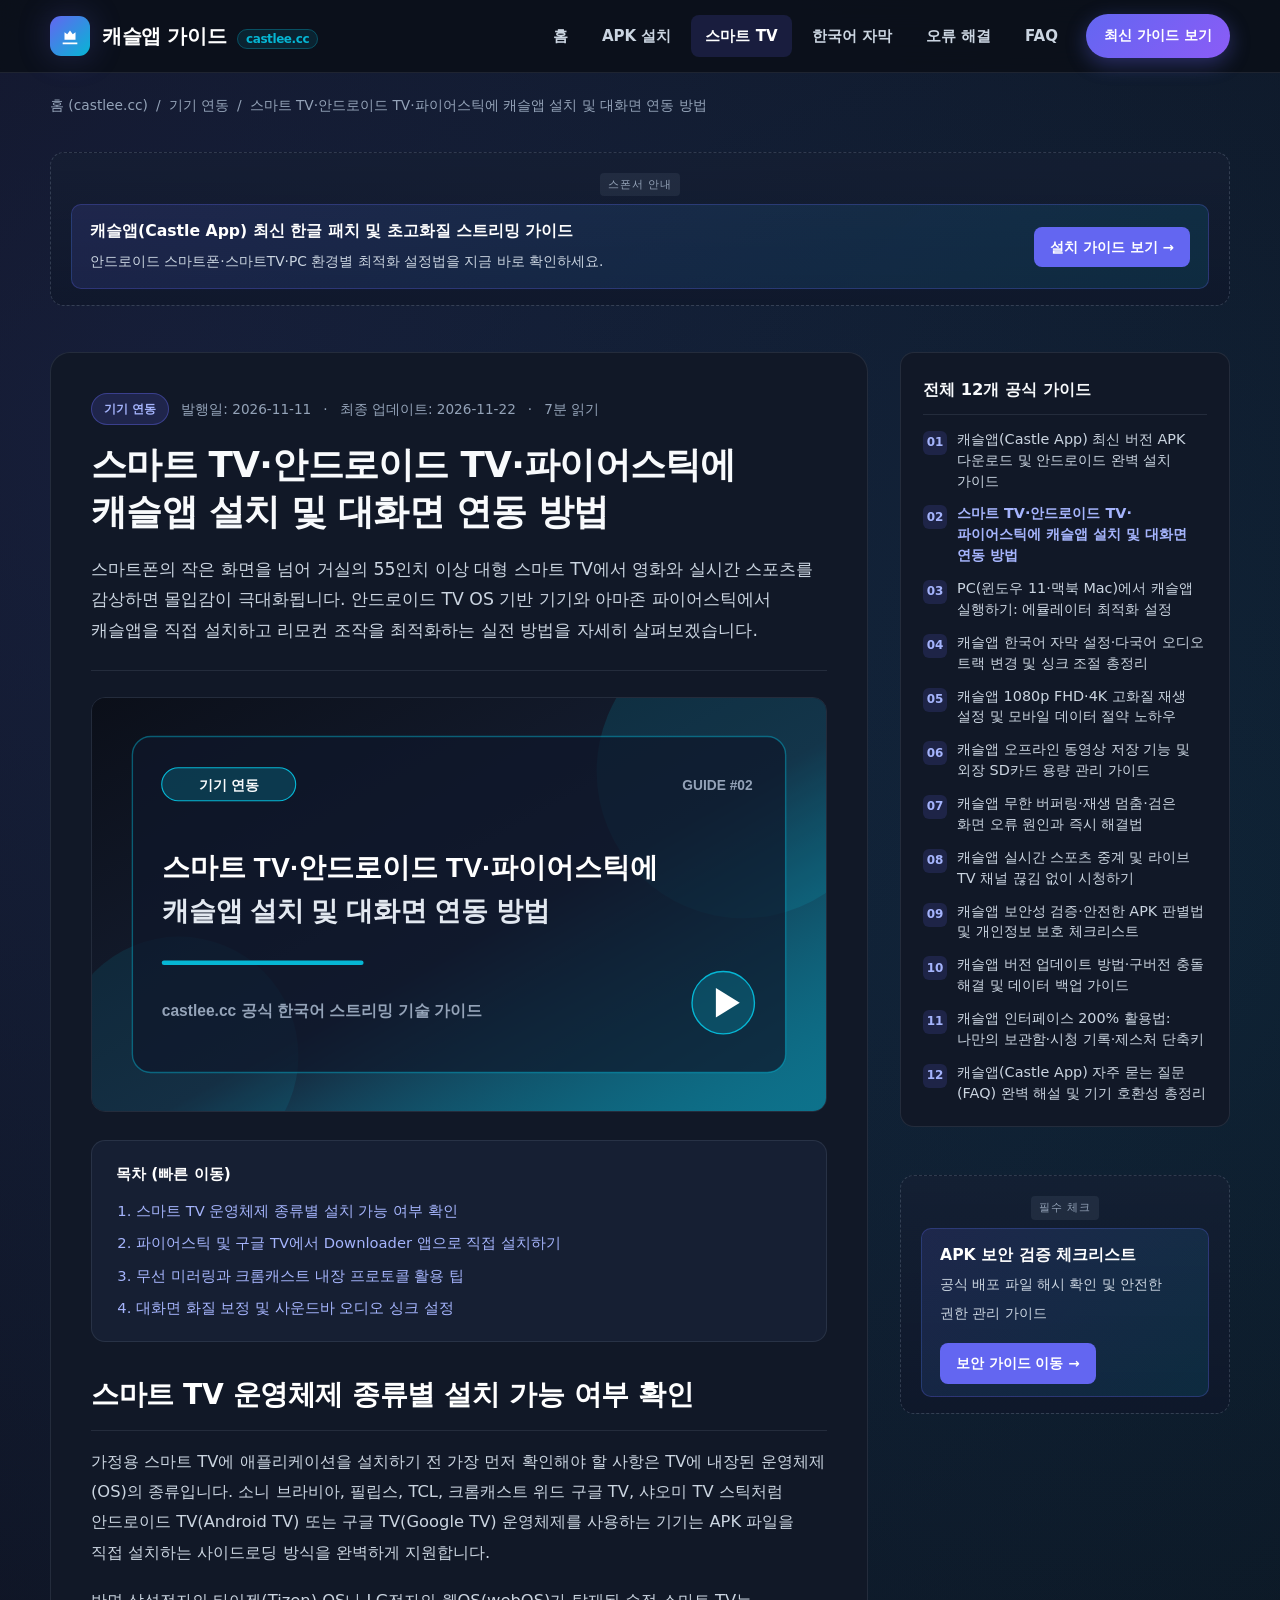
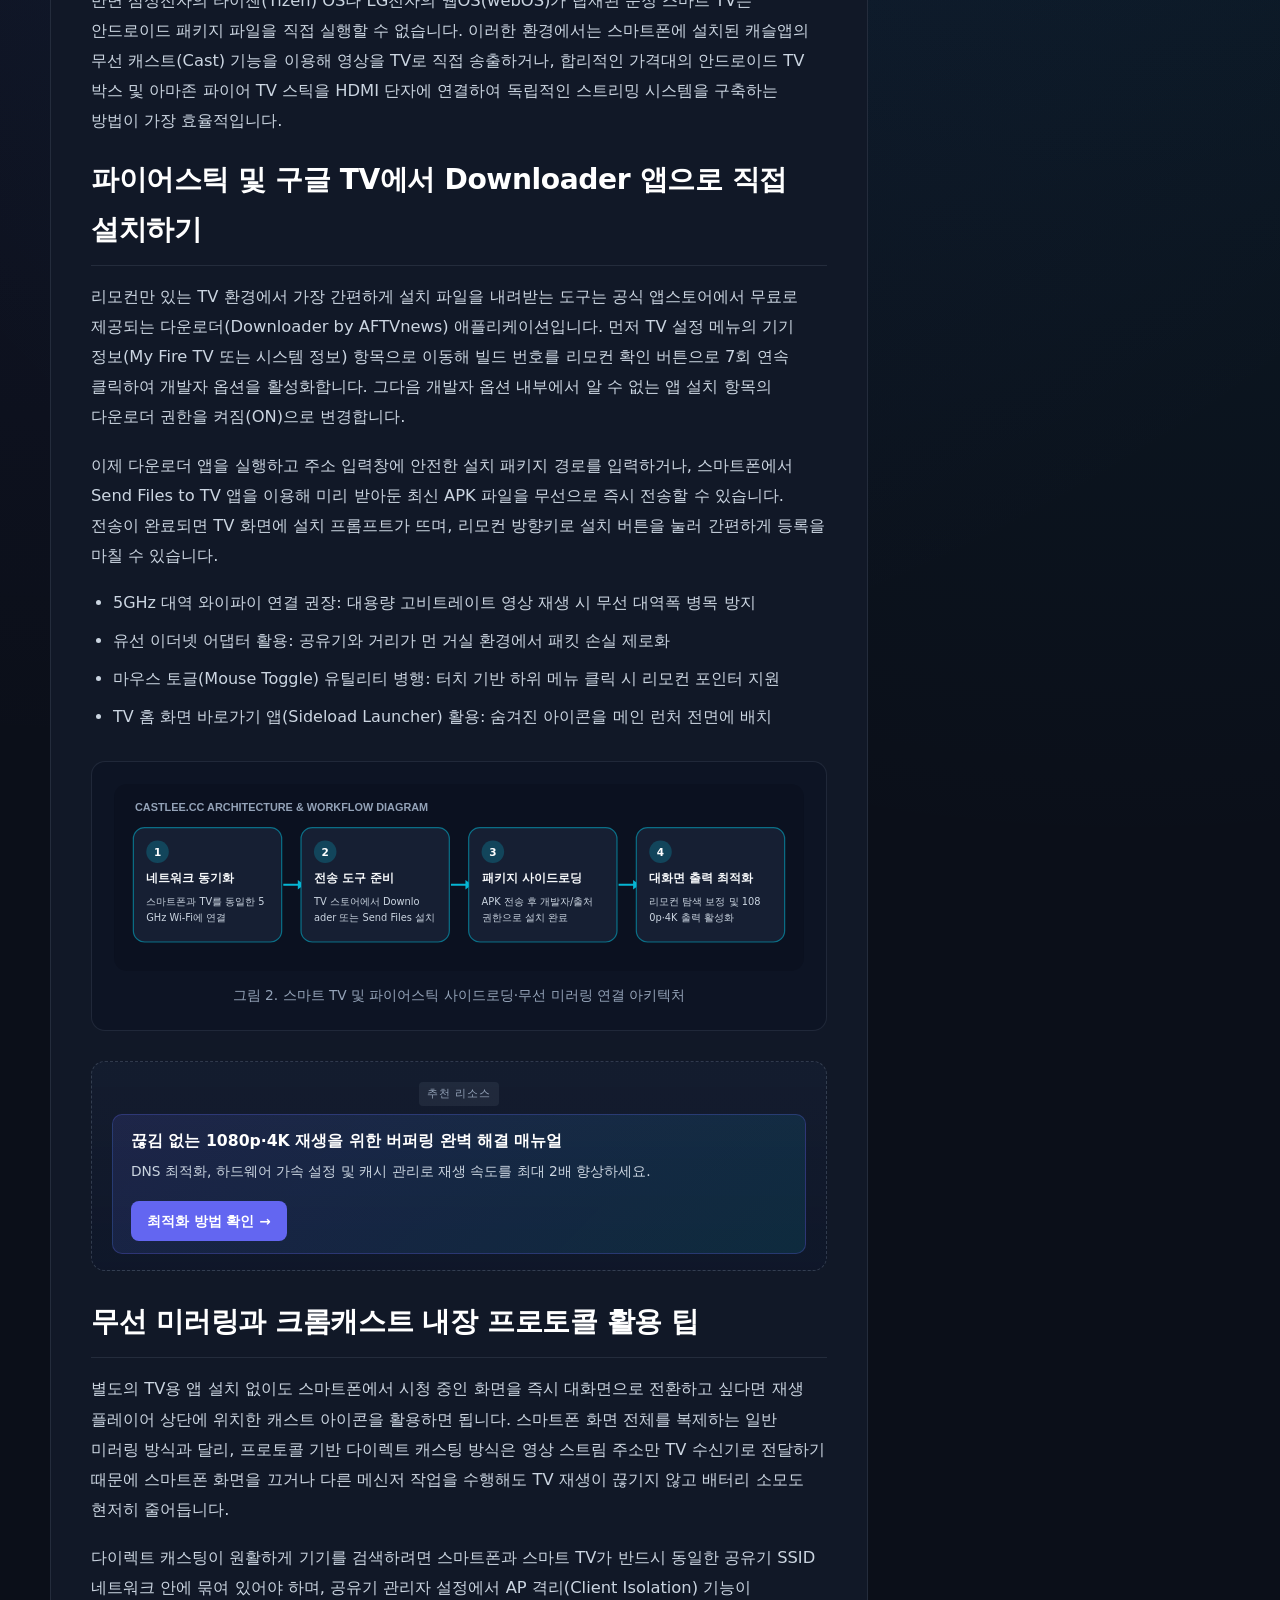
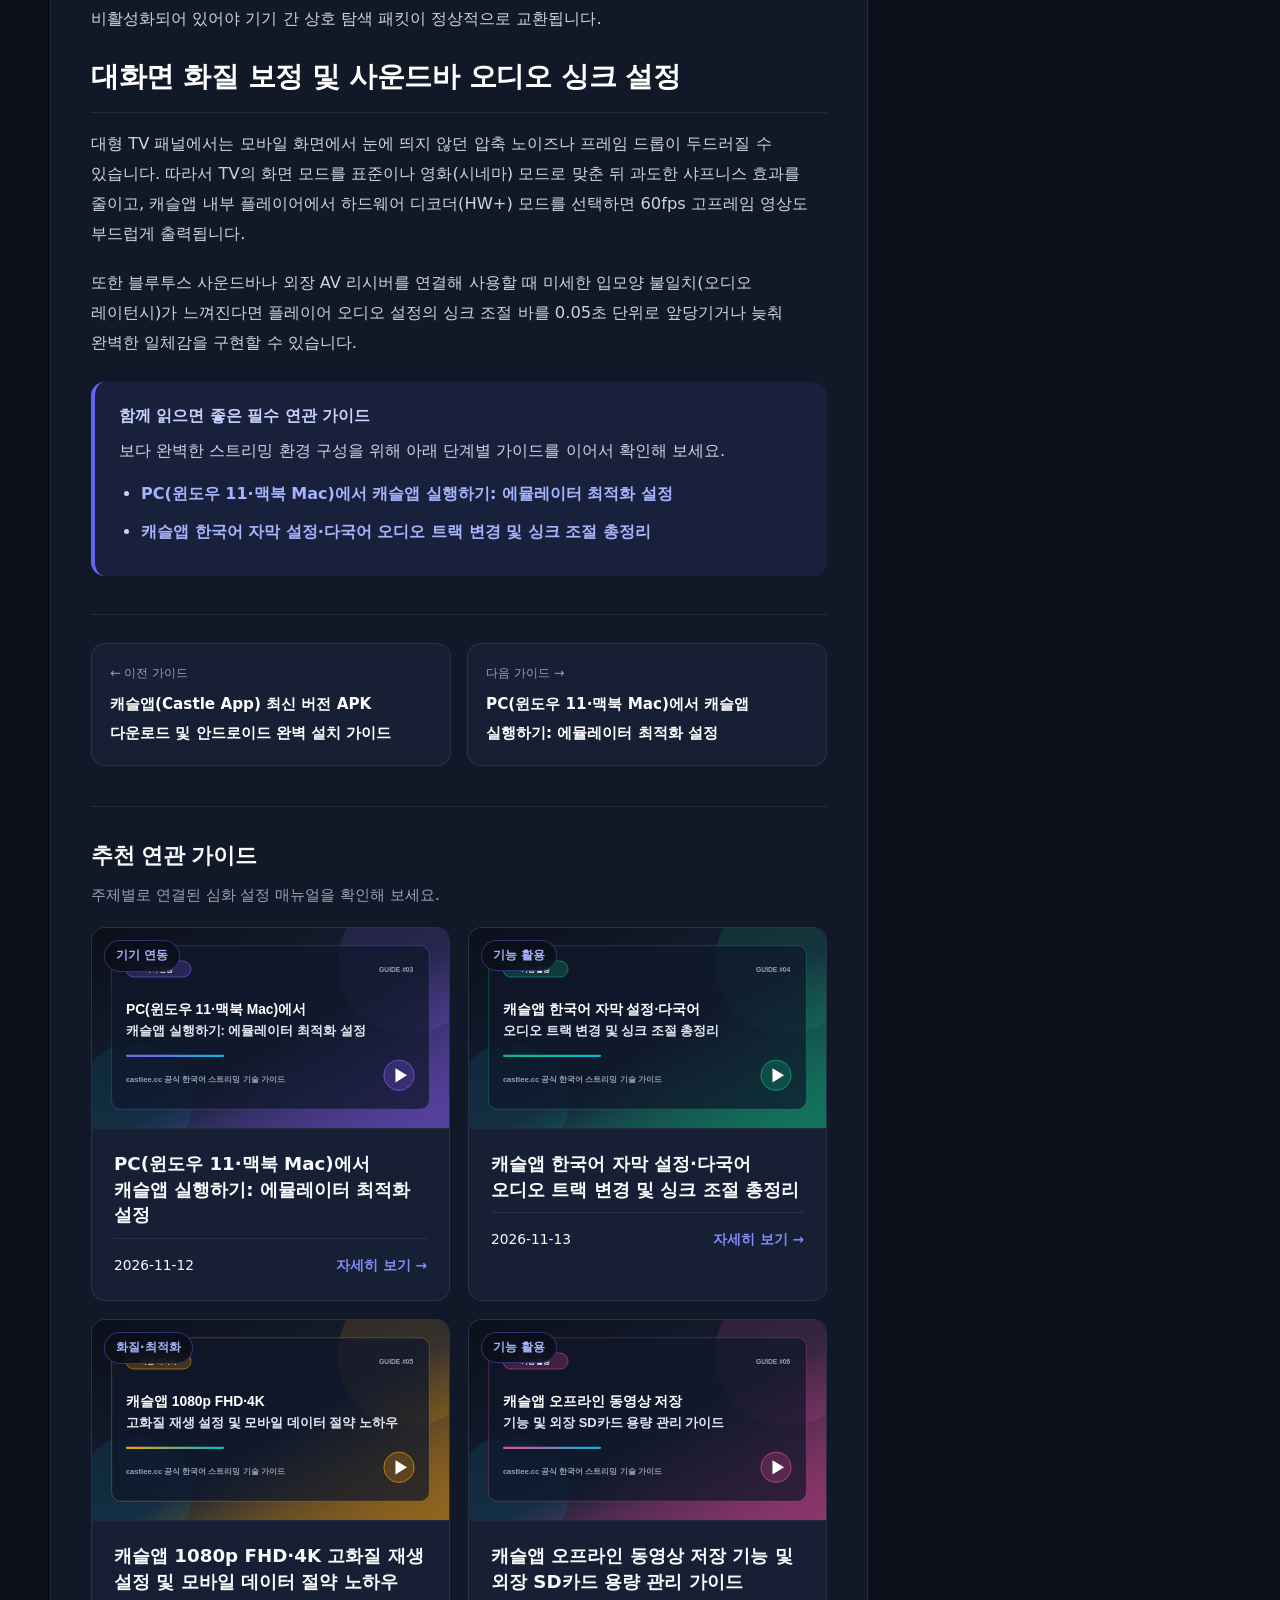
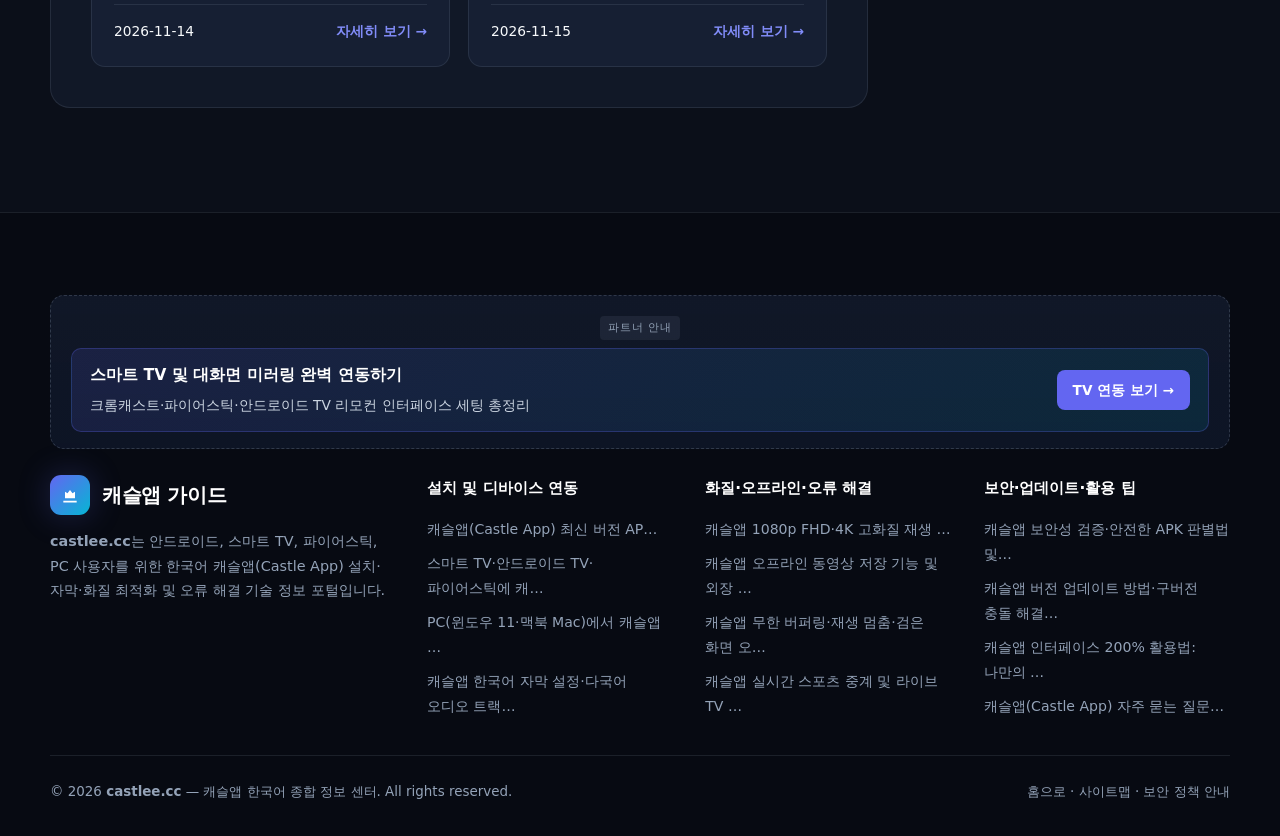
<file: castle-app-smart-tv-firestick-guide.html>
<!DOCTYPE html>
<html lang="ko">
<head>
  <meta charset="UTF-8">
  <meta name="viewport" content="width=device-width, initial-scale=1.0">
  <title>스마트 TV·안드로이드 TV·파이어스틱에 캐슬앱 설치 및 대화면 연동 방법 | castlee.cc</title>
  <meta name="description" content="거실의 대화면 스마트 TV, 구글 크롬캐스트, 아마존 파이어스틱에서 캐슬앱을 설치하고 리모컨 최적화를 진행하는 완벽 가이드를 제공합니다.">
  <meta name="robots" content="index, follow, max-image-preview:large">
  <link rel="canonical" href="https://castlee.cc/castle-app-smart-tv-firestick-guide.html">
  <meta property="og:type" content="article">
  <meta property="og:locale" content="ko_KR">
  <meta property="og:site_name" content="캐슬앱 공식 가이드 (Castlee.cc)">
  <meta property="og:title" content="스마트 TV·안드로이드 TV·파이어스틱에 캐슬앱 설치 및 대화면 연동 방법">
  <meta property="og:description" content="거실의 대화면 스마트 TV, 구글 크롬캐스트, 아마존 파이어스틱에서 캐슬앱을 설치하고 리모컨 최적화를 진행하는 완벽 가이드를 제공합니다.">
  <meta property="og:url" content="https://castlee.cc/castle-app-smart-tv-firestick-guide.html">
  <meta property="og:image" content="https://castlee.cc/assets/images/post-02.svg">
  <meta name="twitter:card" content="summary_large_image">
  <meta name="twitter:title" content="스마트 TV·안드로이드 TV·파이어스틱에 캐슬앱 설치 및 대화면 연동 방법">
  <meta name="twitter:description" content="거실의 대화면 스마트 TV, 구글 크롬캐스트, 아마존 파이어스틱에서 캐슬앱을 설치하고 리모컨 최적화를 진행하는 완벽 가이드를 제공합니다.">
  <meta name="twitter:image" content="https://castlee.cc/assets/images/post-02.svg">
  <link rel="icon" type="image/svg+xml" href="assets/images/favicon.svg">
  <link rel="stylesheet" href="assets/css/style.css">
  <script type="application/ld+json">{"@context": "https://schema.org", "@graph": [{"@type": "Article", "@id": "https://castlee.cc/castle-app-smart-tv-firestick-guide.html#article", "mainEntityOfPage": {"@type": "WebPage", "@id": "https://castlee.cc/castle-app-smart-tv-firestick-guide.html"}, "headline": "스마트 TV·안드로이드 TV·파이어스틱에 캐슬앱 설치 및 대화면 연동 방법", "description": "거실의 대화면 스마트 TV, 구글 크롬캐스트, 아마존 파이어스틱에서 캐슬앱을 설치하고 리모컨 최적화를 진행하는 완벽 가이드를 제공합니다.", "image": "https://castlee.cc/assets/images/post-02.svg", "inLanguage": "ko-KR", "datePublished": "2026-11-11", "dateModified": "2026-11-22", "author": {"@type": "Organization", "name": "Castlee.cc 기술 에디터팀", "url": "https://castlee.cc/"}, "publisher": {"@type": "Organization", "name": "Castlee.cc", "url": "https://castlee.cc/", "logo": {"@type": "ImageObject", "url": "https://castlee.cc/assets/images/post-01.svg"}}}, {"@type": "BreadcrumbList", "@id": "https://castlee.cc/castle-app-smart-tv-firestick-guide.html#breadcrumb", "itemListElement": [{"@type": "ListItem", "position": 1, "name": "홈", "item": "https://castlee.cc/"}, {"@type": "ListItem", "position": 2, "name": "기기 연동", "item": "https://castlee.cc/#guides"}, {"@type": "ListItem", "position": 3, "name": "스마트 TV·안드로이드 TV·파이어스틱에 캐슬앱 설치 및 대화면 연동 방법", "item": "https://castlee.cc/castle-app-smart-tv-firestick-guide.html"}]}]}</script>
</head>
<body>
  <a class="skip-link" href="#main-content">본문 바로가기</a>
<header class="site-header" role="banner">
  <div class="container header-inner">
    <a href="index.html" class="brand-logo" aria-label="캐슬앱 공식 가이드 홈으로 이동">
      <span class="brand-badge" aria-hidden="true">
        <svg width="22" height="22" viewBox="0 0 24 24" fill="none">
          <path d="M4 19h16v2H4v-2zm2-3h12V8l-3 2-3-4-3 4-3-2v8z" fill="#ffffff"/>
        </svg>
      </span>
      <span>캐슬앱 가이드 <span class="brand-domain">castlee.cc</span></span>
    </a>

    <button class="mobile-menu-btn" id="mobileMenuBtn" aria-expanded="false" aria-controls="mainNav" aria-label="메뉴 열기">
      <svg width="22" height="22" viewBox="0 0 24 24" fill="none" stroke="currentColor" stroke-width="2.2">
        <line x1="3" y1="6" x2="21" y2="6"/><line x1="3" y1="12" x2="21" y2="12"/><line x1="3" y1="18" x2="21" y2="18"/>
      </svg>
    </button>

    <nav class="main-nav" id="mainNav" aria-label="주요 메뉴">
      <a href="index.html" class="nav-link ">홈</a>
      <a href="castle-app-apk-download-install.html" class="nav-link ">APK 설치</a>
      <a href="castle-app-smart-tv-firestick-guide.html" class="nav-link active">스마트 TV</a>
      <a href="castle-app-korean-subtitle-audio-settings.html" class="nav-link ">한국어 자막</a>
      <a href="castle-app-buffering-error-fix.html" class="nav-link ">오류 해결</a>
      <a href="castle-app-faq-complete-guide.html" class="nav-link ">FAQ</a>
      <a href="castle-app-apk-download-install.html" class="nav-cta">최신 가이드 보기</a>
    </nav>
  </div>
</header>

  <main id="main-content" class="container">
    <nav class="breadcrumb-nav" aria-label="경로 안내">
      <ol class="breadcrumb-list">
        <li><a href="index.html">홈 (castlee.cc)</a></li>
        <li aria-hidden="true">/</li>
        <li><a href="index.html#guides">기기 연동</a></li>
        <li aria-hidden="true">/</li>
        <li aria-current="page">스마트 TV·안드로이드 TV·파이어스틱에 캐슬앱 설치 및 대화면 연동 방법</li>
      </ol>
    </nav>

    <div class="ad-slot-wrapper" data-ad-slot="header-top" aria-label="상단 안내 배너"></div>

    <div class="post-layout">
      <article class="post-main-card">
        <div class="post-header-meta">
          <span class="post-badge">기기 연동</span>
          <time datetime="2026-11-11">발행일: 2026-11-11</time>
          <span>·</span>
          <span>최종 업데이트: 2026-11-22</span>
          <span>·</span>
          <span>7분 읽기</span>
        </div>

        <h1 class="post-h1">스마트 TV·안드로이드 TV·파이어스틱에 캐슬앱 설치 및 대화면 연동 방법</h1>
        <p class="post-lead">스마트폰의 작은 화면을 넘어 거실의 55인치 이상 대형 스마트 TV에서 영화와 실시간 스포츠를 감상하면 몰입감이 극대화됩니다. 안드로이드 TV OS 기반 기기와 아마존 파이어스틱에서 캐슬앱을 직접 설치하고 리모컨 조작을 최적화하는 실전 방법을 자세히 살펴보겠습니다.</p>

        <div class="post-hero-banner">
          <img class="lazy-img" src="data:image/svg+xml,%3Csvg xmlns='http://www.w3.org/2000/svg' viewBox='0 0 800 450'%3E%3Crect width='800' height='450' fill='%23161f33'/%3E%3C/svg%3E" data-src="assets/images/post-02.svg" alt="스마트 TV·안드로이드 TV·파이어스틱에 캐슬앱 설치 및 대화면 연동 방법" loading="lazy" width="800" height="450">
        </div>

        <nav class="toc-box" aria-label="본문 목차">
          <div class="toc-title">목차 (빠른 이동)</div>
          <ol class="toc-list">
            <li><a href="#section-1">스마트 TV 운영체제 종류별 설치 가능 여부 확인</a></li><li><a href="#section-2">파이어스틱 및 구글 TV에서 Downloader 앱으로 직접 설치하기</a></li><li><a href="#section-3">무선 미러링과 크롬캐스트 내장 프로토콜 활용 팁</a></li><li><a href="#section-4">대화면 화질 보정 및 사운드바 오디오 싱크 설정</a></li>
          </ol>
        </nav>

        <div class="article-prose">
          <section id="section-1"><h2>스마트 TV 운영체제 종류별 설치 가능 여부 확인</h2><p>가정용 스마트 TV에 애플리케이션을 설치하기 전 가장 먼저 확인해야 할 사항은 TV에 내장된 운영체제(OS)의 종류입니다. 소니 브라비아, 필립스, TCL, 크롬캐스트 위드 구글 TV, 샤오미 TV 스틱처럼 안드로이드 TV(Android TV) 또는 구글 TV(Google TV) 운영체제를 사용하는 기기는 APK 파일을 직접 설치하는 사이드로딩 방식을 완벽하게 지원합니다.</p><p>반면 삼성전자의 타이젠(Tizen) OS나 LG전자의 웹OS(webOS)가 탑재된 순정 스마트 TV는 안드로이드 패키지 파일을 직접 실행할 수 없습니다. 이러한 환경에서는 스마트폰에 설치된 캐슬앱의 무선 캐스트(Cast) 기능을 이용해 영상을 TV로 직접 송출하거나, 합리적인 가격대의 안드로이드 TV 박스 및 아마존 파이어 TV 스틱을 HDMI 단자에 연결하여 독립적인 스트리밍 시스템을 구축하는 방법이 가장 효율적입니다.</p></section><section id="section-2"><h2>파이어스틱 및 구글 TV에서 Downloader 앱으로 직접 설치하기</h2><p>리모컨만 있는 TV 환경에서 가장 간편하게 설치 파일을 내려받는 도구는 공식 앱스토어에서 무료로 제공되는 다운로더(Downloader by AFTVnews) 애플리케이션입니다. 먼저 TV 설정 메뉴의 기기 정보(My Fire TV 또는 시스템 정보) 항목으로 이동해 빌드 번호를 리모컨 확인 버튼으로 7회 연속 클릭하여 개발자 옵션을 활성화합니다. 그다음 개발자 옵션 내부에서 알 수 없는 앱 설치 항목의 다운로더 권한을 켜짐(ON)으로 변경합니다.</p><p>이제 다운로더 앱을 실행하고 주소 입력창에 안전한 설치 패키지 경로를 입력하거나, 스마트폰에서 Send Files to TV 앱을 이용해 미리 받아둔 최신 APK 파일을 무선으로 즉시 전송할 수 있습니다. 전송이 완료되면 TV 화면에 설치 프롬프트가 뜨며, 리모컨 방향키로 설치 버튼을 눌러 간편하게 등록을 마칠 수 있습니다.</p><ul><li>5GHz 대역 와이파이 연결 권장: 대용량 고비트레이트 영상 재생 시 무선 대역폭 병목 방지</li><li>유선 이더넷 어댑터 활용: 공유기와 거리가 먼 거실 환경에서 패킷 손실 제로화</li><li>마우스 토글(Mouse Toggle) 유틸리티 병행: 터치 기반 하위 메뉴 클릭 시 리모컨 포인터 지원</li><li>TV 홈 화면 바로가기 앱(Sideload Launcher) 활용: 숨겨진 아이콘을 메인 런처 전면에 배치</li></ul>
                <figure class="diagram-figure">
                  <svg xmlns="http://www.w3.org/2000/svg" viewBox="0 0 856 232" role="img" aria-label="그림 2. 스마트 TV 및 파이어스틱 사이드로딩·무선 미러링 연결 아키텍처">
  <rect width="856" height="232" rx="16" fill="#0b1120"/>
  <text x="26" y="34" fill="#94a3b8" font-family="Pretendard, Noto Sans KR, sans-serif" font-size="13.5" font-weight="700">CASTLEE.CC ARCHITECTURE &amp; WORKFLOW DIAGRAM</text>
  
    <g>
      <rect x="24" y="54" width="184" height="142" rx="14" fill="#161f33" stroke="#06b6d4" stroke-opacity="0.55" stroke-width="1.5"/>
      <circle cx="54" cy="84" r="14" fill="#06b6d4" fill-opacity="0.25"/>
      <text x="54" y="89" text-anchor="middle" fill="#ffffff" font-size="13" font-weight="800">1</text>
      <text x="40" y="122" fill="#f8fafc" font-size="14.5" font-weight="700">네트워크 동기화</text>
      <text x="40" y="150" fill="#cbd5e1" font-size="12.2">스마트폰과 TV를 동일한 5</text>
      <text x="40" y="170" fill="#cbd5e1" font-size="12.2">GHz Wi-Fi에 연결</text>
    </g><line x1="210" y1="125" x2="230" y2="125" stroke="#06b6d4" stroke-width="2.5"/><polygon points="228,119 236,125 228,131" fill="#06b6d4"/>
    <g>
      <rect x="232" y="54" width="184" height="142" rx="14" fill="#161f33" stroke="#06b6d4" stroke-opacity="0.55" stroke-width="1.5"/>
      <circle cx="262" cy="84" r="14" fill="#06b6d4" fill-opacity="0.25"/>
      <text x="262" y="89" text-anchor="middle" fill="#ffffff" font-size="13" font-weight="800">2</text>
      <text x="248" y="122" fill="#f8fafc" font-size="14.5" font-weight="700">전송 도구 준비</text>
      <text x="248" y="150" fill="#cbd5e1" font-size="12.2">TV 스토어에서 Downlo</text>
      <text x="248" y="170" fill="#cbd5e1" font-size="12.2">ader 또는 Send Files 설치</text>
    </g><line x1="418" y1="125" x2="438" y2="125" stroke="#06b6d4" stroke-width="2.5"/><polygon points="436,119 444,125 436,131" fill="#06b6d4"/>
    <g>
      <rect x="440" y="54" width="184" height="142" rx="14" fill="#161f33" stroke="#06b6d4" stroke-opacity="0.55" stroke-width="1.5"/>
      <circle cx="470" cy="84" r="14" fill="#06b6d4" fill-opacity="0.25"/>
      <text x="470" y="89" text-anchor="middle" fill="#ffffff" font-size="13" font-weight="800">3</text>
      <text x="456" y="122" fill="#f8fafc" font-size="14.5" font-weight="700">패키지 사이드로딩</text>
      <text x="456" y="150" fill="#cbd5e1" font-size="12.2">APK 전송 후 개발자/출처</text>
      <text x="456" y="170" fill="#cbd5e1" font-size="12.2"> 권한으로 설치 완료</text>
    </g><line x1="626" y1="125" x2="646" y2="125" stroke="#06b6d4" stroke-width="2.5"/><polygon points="644,119 652,125 644,131" fill="#06b6d4"/>
    <g>
      <rect x="648" y="54" width="184" height="142" rx="14" fill="#161f33" stroke="#06b6d4" stroke-opacity="0.55" stroke-width="1.5"/>
      <circle cx="678" cy="84" r="14" fill="#06b6d4" fill-opacity="0.25"/>
      <text x="678" y="89" text-anchor="middle" fill="#ffffff" font-size="13" font-weight="800">4</text>
      <text x="664" y="122" fill="#f8fafc" font-size="14.5" font-weight="700">대화면 출력 최적화</text>
      <text x="664" y="150" fill="#cbd5e1" font-size="12.2">리모컨 탐색 보정 및 108</text>
      <text x="664" y="170" fill="#cbd5e1" font-size="12.2">0p·4K 출력 활성화</text>
    </g>
</svg>
                  <figcaption class="diagram-caption">그림 2. 스마트 TV 및 파이어스틱 사이드로딩·무선 미러링 연결 아키텍처</figcaption>
                </figure>
                <div class="ad-slot-wrapper" data-ad-slot="in-content" aria-label="본문 추천 배너"></div></section><section id="section-3"><h2>무선 미러링과 크롬캐스트 내장 프로토콜 활용 팁</h2><p>별도의 TV용 앱 설치 없이도 스마트폰에서 시청 중인 화면을 즉시 대화면으로 전환하고 싶다면 재생 플레이어 상단에 위치한 캐스트 아이콘을 활용하면 됩니다. 스마트폰 화면 전체를 복제하는 일반 미러링 방식과 달리, 프로토콜 기반 다이렉트 캐스팅 방식은 영상 스트림 주소만 TV 수신기로 전달하기 때문에 스마트폰 화면을 끄거나 다른 메신저 작업을 수행해도 TV 재생이 끊기지 않고 배터리 소모도 현저히 줄어듭니다.</p><p>다이렉트 캐스팅이 원활하게 기기를 검색하려면 스마트폰과 스마트 TV가 반드시 동일한 공유기 SSID 네트워크 안에 묶여 있어야 하며, 공유기 관리자 설정에서 AP 격리(Client Isolation) 기능이 비활성화되어 있어야 기기 간 상호 탐색 패킷이 정상적으로 교환됩니다.</p></section><section id="section-4"><h2>대화면 화질 보정 및 사운드바 오디오 싱크 설정</h2><p>대형 TV 패널에서는 모바일 화면에서 눈에 띄지 않던 압축 노이즈나 프레임 드롭이 두드러질 수 있습니다. 따라서 TV의 화면 모드를 표준이나 영화(시네마) 모드로 맞춘 뒤 과도한 샤프니스 효과를 줄이고, 캐슬앱 내부 플레이어에서 하드웨어 디코더(HW+) 모드를 선택하면 60fps 고프레임 영상도 부드럽게 출력됩니다.</p><p>또한 블루투스 사운드바나 외장 AV 리시버를 연결해 사용할 때 미세한 입모양 불일치(오디오 레이턴시)가 느껴진다면 플레이어 오디오 설정의 싱크 조절 바를 0.05초 단위로 앞당기거나 늦춰 완벽한 일체감을 구현할 수 있습니다.</p></section>
          
        <div class="info-callout">
          <div class="info-callout-title">함께 읽으면 좋은 필수 연관 가이드</div>
          <p style="margin-bottom:8px;">보다 완벽한 스트리밍 환경 구성을 위해 아래 단계별 가이드를 이어서 확인해 보세요.</p>
          <ul style="margin-bottom:0;">
            <li><a href="castle-app-pc-windows-mac-guide.html" style="color:#a5b4fc;font-weight:700;">PC(윈도우 11·맥북 Mac)에서 캐슬앱 실행하기: 에뮬레이터 최적화 설정</a></li>
            <li><a href="castle-app-korean-subtitle-audio-settings.html" style="color:#a5b4fc;font-weight:700;">캐슬앱 한국어 자막 설정·다국어 오디오 트랙 변경 및 싱크 조절 총정리</a></li>
          </ul>
        </div>
        </div>

        <nav class="post-prev-next" aria-label="이전 및 다음 포스트 이동">
          <a class="pn-card" href="castle-app-apk-download-install.html">
            <span class="pn-label">&larr; 이전 가이드</span>
            <span class="pn-title">캐슬앱(Castle App) 최신 버전 APK 다운로드 및 안드로이드 완벽 설치 가이드</span>
          </a>
          <a class="pn-card" href="castle-app-pc-windows-mac-guide.html">
            <span class="pn-label">다음 가이드 &rarr;</span>
            <span class="pn-title">PC(윈도우 11·맥북 Mac)에서 캐슬앱 실행하기: 에뮬레이터 최적화 설정</span>
          </a>
        </nav>

        <section class="related-posts-section" aria-label="관련 추천 포스트">
          <h2 class="section-title" style="font-size:1.35rem;margin-bottom:6px;">추천 연관 가이드</h2>
          <p class="section-subtitle">주제별로 연결된 심화 설정 매뉴얼을 확인해 보세요.</p>
          <div class="related-grid">
            
            <article class="post-card">
              <a href="castle-app-pc-windows-mac-guide.html" class="post-card-thumb">
                <img class="lazy-img" src="data:image/svg+xml,%3Csvg xmlns='http://www.w3.org/2000/svg' viewBox='0 0 800 450'%3E%3Crect width='800' height='450' fill='%23161f33'/%3E%3C/svg%3E" data-src="assets/images/post-03.svg" alt="PC(윈도우 11·맥북 Mac)에서 캐슬앱 실행하기: 에뮬레이터 최적화 설정" loading="lazy" width="800" height="450">
                <span class="post-category-tag">기기 연동</span>
              </a>
              <div class="post-card-body">
                <h3 class="post-card-title"><a href="castle-app-pc-windows-mac-guide.html">PC(윈도우 11·맥북 Mac)에서 캐슬앱 실행하기: 에뮬레이터 최적화 설정</a></h3>
                <div class="post-card-footer">
                  <span>2026-11-12</span>
                  <a class="read-more-link" href="castle-app-pc-windows-mac-guide.html">자세히 보기 &rarr;</a>
                </div>
              </div>
            </article>
            <article class="post-card">
              <a href="castle-app-korean-subtitle-audio-settings.html" class="post-card-thumb">
                <img class="lazy-img" src="data:image/svg+xml,%3Csvg xmlns='http://www.w3.org/2000/svg' viewBox='0 0 800 450'%3E%3Crect width='800' height='450' fill='%23161f33'/%3E%3C/svg%3E" data-src="assets/images/post-04.svg" alt="캐슬앱 한국어 자막 설정·다국어 오디오 트랙 변경 및 싱크 조절 총정리" loading="lazy" width="800" height="450">
                <span class="post-category-tag">기능 활용</span>
              </a>
              <div class="post-card-body">
                <h3 class="post-card-title"><a href="castle-app-korean-subtitle-audio-settings.html">캐슬앱 한국어 자막 설정·다국어 오디오 트랙 변경 및 싱크 조절 총정리</a></h3>
                <div class="post-card-footer">
                  <span>2026-11-13</span>
                  <a class="read-more-link" href="castle-app-korean-subtitle-audio-settings.html">자세히 보기 &rarr;</a>
                </div>
              </div>
            </article>
            <article class="post-card">
              <a href="castle-app-hd-4k-streaming-quality.html" class="post-card-thumb">
                <img class="lazy-img" src="data:image/svg+xml,%3Csvg xmlns='http://www.w3.org/2000/svg' viewBox='0 0 800 450'%3E%3Crect width='800' height='450' fill='%23161f33'/%3E%3C/svg%3E" data-src="assets/images/post-05.svg" alt="캐슬앱 1080p FHD·4K 고화질 재생 설정 및 모바일 데이터 절약 노하우" loading="lazy" width="800" height="450">
                <span class="post-category-tag">화질·최적화</span>
              </a>
              <div class="post-card-body">
                <h3 class="post-card-title"><a href="castle-app-hd-4k-streaming-quality.html">캐슬앱 1080p FHD·4K 고화질 재생 설정 및 모바일 데이터 절약 노하우</a></h3>
                <div class="post-card-footer">
                  <span>2026-11-14</span>
                  <a class="read-more-link" href="castle-app-hd-4k-streaming-quality.html">자세히 보기 &rarr;</a>
                </div>
              </div>
            </article>
            <article class="post-card">
              <a href="castle-app-offline-download-storage-guide.html" class="post-card-thumb">
                <img class="lazy-img" src="data:image/svg+xml,%3Csvg xmlns='http://www.w3.org/2000/svg' viewBox='0 0 800 450'%3E%3Crect width='800' height='450' fill='%23161f33'/%3E%3C/svg%3E" data-src="assets/images/post-06.svg" alt="캐슬앱 오프라인 동영상 저장 기능 및 외장 SD카드 용량 관리 가이드" loading="lazy" width="800" height="450">
                <span class="post-category-tag">기능 활용</span>
              </a>
              <div class="post-card-body">
                <h3 class="post-card-title"><a href="castle-app-offline-download-storage-guide.html">캐슬앱 오프라인 동영상 저장 기능 및 외장 SD카드 용량 관리 가이드</a></h3>
                <div class="post-card-footer">
                  <span>2026-11-15</span>
                  <a class="read-more-link" href="castle-app-offline-download-storage-guide.html">자세히 보기 &rarr;</a>
                </div>
              </div>
            </article>
          </div>
        </section>
      </article>

      <aside class="post-sidebar" aria-label="전체 가이드 목록 사이드바">
        <div class="sidebar-widget">
          <h2 class="widget-title">전체 12개 공식 가이드</h2>
          <ul class="sidebar-post-list">
            <li><a class="" href="castle-app-apk-download-install.html"><span class="sidebar-num">01</span><span>캐슬앱(Castle App) 최신 버전 APK 다운로드 및 안드로이드 완벽 설치 가이드</span></a></li><li><a class="current" href="castle-app-smart-tv-firestick-guide.html"><span class="sidebar-num">02</span><span>스마트 TV·안드로이드 TV·파이어스틱에 캐슬앱 설치 및 대화면 연동 방법</span></a></li><li><a class="" href="castle-app-pc-windows-mac-guide.html"><span class="sidebar-num">03</span><span>PC(윈도우 11·맥북 Mac)에서 캐슬앱 실행하기: 에뮬레이터 최적화 설정</span></a></li><li><a class="" href="castle-app-korean-subtitle-audio-settings.html"><span class="sidebar-num">04</span><span>캐슬앱 한국어 자막 설정·다국어 오디오 트랙 변경 및 싱크 조절 총정리</span></a></li><li><a class="" href="castle-app-hd-4k-streaming-quality.html"><span class="sidebar-num">05</span><span>캐슬앱 1080p FHD·4K 고화질 재생 설정 및 모바일 데이터 절약 노하우</span></a></li><li><a class="" href="castle-app-offline-download-storage-guide.html"><span class="sidebar-num">06</span><span>캐슬앱 오프라인 동영상 저장 기능 및 외장 SD카드 용량 관리 가이드</span></a></li><li><a class="" href="castle-app-buffering-error-fix.html"><span class="sidebar-num">07</span><span>캐슬앱 무한 버퍼링·재생 멈춤·검은 화면 오류 원인과 즉시 해결법</span></a></li><li><a class="" href="castle-app-live-sports-channels-guide.html"><span class="sidebar-num">08</span><span>캐슬앱 실시간 스포츠 중계 및 라이브 TV 채널 끊김 없이 시청하기</span></a></li><li><a class="" href="castle-app-security-privacy-safety.html"><span class="sidebar-num">09</span><span>캐슬앱 보안성 검증·안전한 APK 판별법 및 개인정보 보호 체크리스트</span></a></li><li><a class="" href="castle-app-update-version-history-guide.html"><span class="sidebar-num">10</span><span>캐슬앱 버전 업데이트 방법·구버전 충돌 해결 및 데이터 백업 가이드</span></a></li><li><a class="" href="castle-app-ui-features-watchlist-guide.html"><span class="sidebar-num">11</span><span>캐슬앱 인터페이스 200% 활용법: 나만의 보관함·시청 기록·제스처 단축키</span></a></li><li><a class="" href="castle-app-faq-complete-guide.html"><span class="sidebar-num">12</span><span>캐슬앱(Castle App) 자주 묻는 질문(FAQ) 완벽 해설 및 기기 호환성 총정리</span></a></li>
          </ul>
        </div>
        <div class="ad-slot-wrapper" data-ad-slot="sidebar-box" aria-label="사이드바 안내 배너"></div>
      </aside>
    </div>
  </main>

  <footer class="site-footer" role="contentinfo">
  <div class="container">
    <div class="ad-slot-wrapper" data-ad-slot="footer-banner" aria-label="하단 안내 배너"></div>
    <div class="footer-grid">
      <div>
        <a href="index.html" class="brand-logo">
          <span class="brand-badge" aria-hidden="true">
            <svg width="20" height="20" viewBox="0 0 24 24" fill="none">
              <path d="M4 19h16v2H4v-2zm2-3h12V8l-3 2-3-4-3 4-3-2v8z" fill="#ffffff"/>
            </svg>
          </span>
          <span>캐슬앱 가이드</span>
        </a>
        <p class="footer-desc">
          <strong>castlee.cc</strong>는 안드로이드, 스마트 TV, 파이어스틱, PC 사용자를 위한 한국어 캐슬앱(Castle App) 설치·자막·화질 최적화 및 오류 해결 기술 정보 포털입니다.
        </p>
      </div>
      <div>
        <h3 class="footer-heading">설치 및 디바이스 연동</h3>
        <ul class="footer-links"><li><a href="castle-app-apk-download-install.html">캐슬앱(Castle App) 최신 버전 AP…</a></li><li><a href="castle-app-smart-tv-firestick-guide.html">스마트 TV·안드로이드 TV·파이어스틱에 캐…</a></li><li><a href="castle-app-pc-windows-mac-guide.html">PC(윈도우 11·맥북 Mac)에서 캐슬앱 …</a></li><li><a href="castle-app-korean-subtitle-audio-settings.html">캐슬앱 한국어 자막 설정·다국어 오디오 트랙…</a></li></ul>
      </div>
      <div>
        <h3 class="footer-heading">화질·오프라인·오류 해결</h3>
        <ul class="footer-links"><li><a href="castle-app-hd-4k-streaming-quality.html">캐슬앱 1080p FHD·4K 고화질 재생 …</a></li><li><a href="castle-app-offline-download-storage-guide.html">캐슬앱 오프라인 동영상 저장 기능 및 외장 …</a></li><li><a href="castle-app-buffering-error-fix.html">캐슬앱 무한 버퍼링·재생 멈춤·검은 화면 오…</a></li><li><a href="castle-app-live-sports-channels-guide.html">캐슬앱 실시간 스포츠 중계 및 라이브 TV …</a></li></ul>
      </div>
      <div>
        <h3 class="footer-heading">보안·업데이트·활용 팁</h3>
        <ul class="footer-links"><li><a href="castle-app-security-privacy-safety.html">캐슬앱 보안성 검증·안전한 APK 판별법 및…</a></li><li><a href="castle-app-update-version-history-guide.html">캐슬앱 버전 업데이트 방법·구버전 충돌 해결…</a></li><li><a href="castle-app-ui-features-watchlist-guide.html">캐슬앱 인터페이스 200% 활용법: 나만의 …</a></li><li><a href="castle-app-faq-complete-guide.html">캐슬앱(Castle App) 자주 묻는 질문…</a></li></ul>
      </div>
    </div>
    <div class="footer-bottom">
      <span>&copy; 2026 <strong>castlee.cc</strong> — 캐슬앱 한국어 종합 정보 센터. All rights reserved.</span>
      <span><a href="index.html">홈으로</a> · <a href="sitemap.xml">사이트맵</a> · <a href="castle-app-security-privacy-safety.html">보안 정책 안내</a></span>
    </div>
  </div>
</footer>
<script src="assets/js/ads.js" defer></script>
<script src="assets/js/main.js" defer></script>
</body>
</html>
</file>
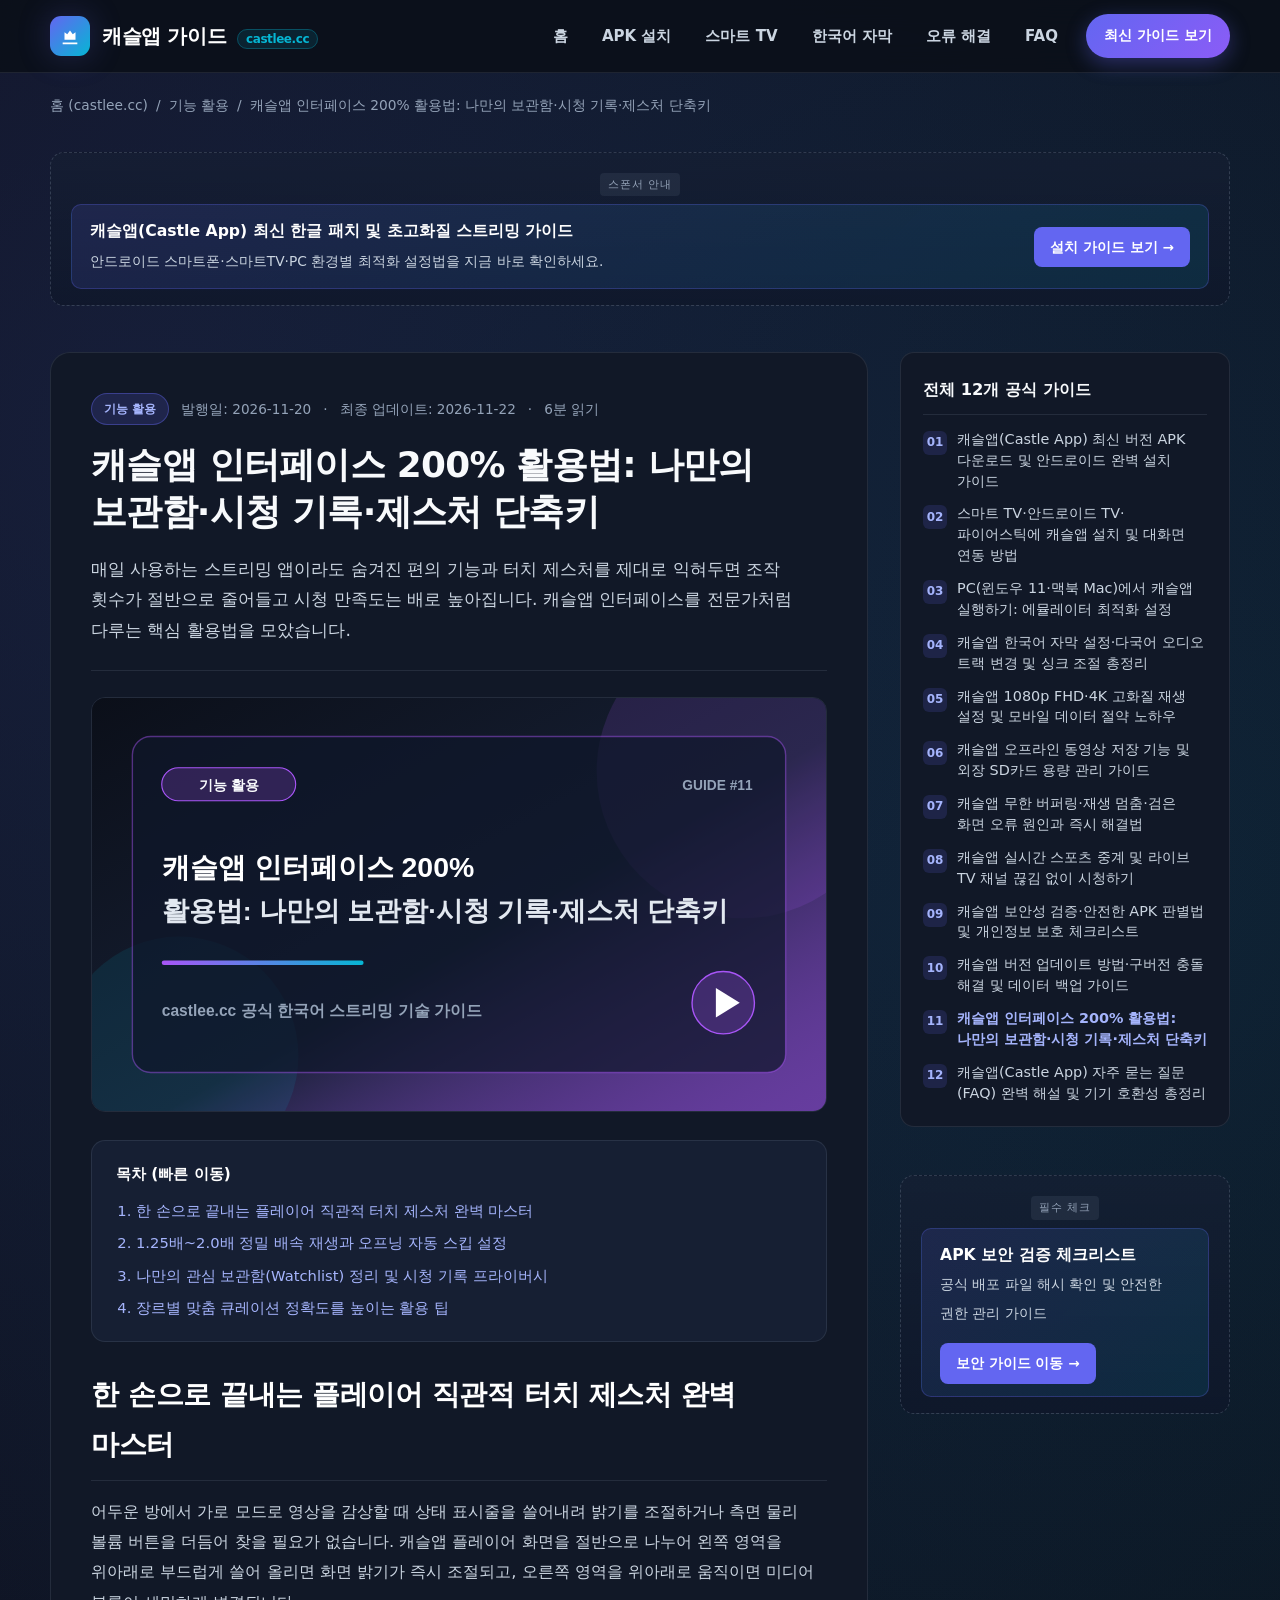
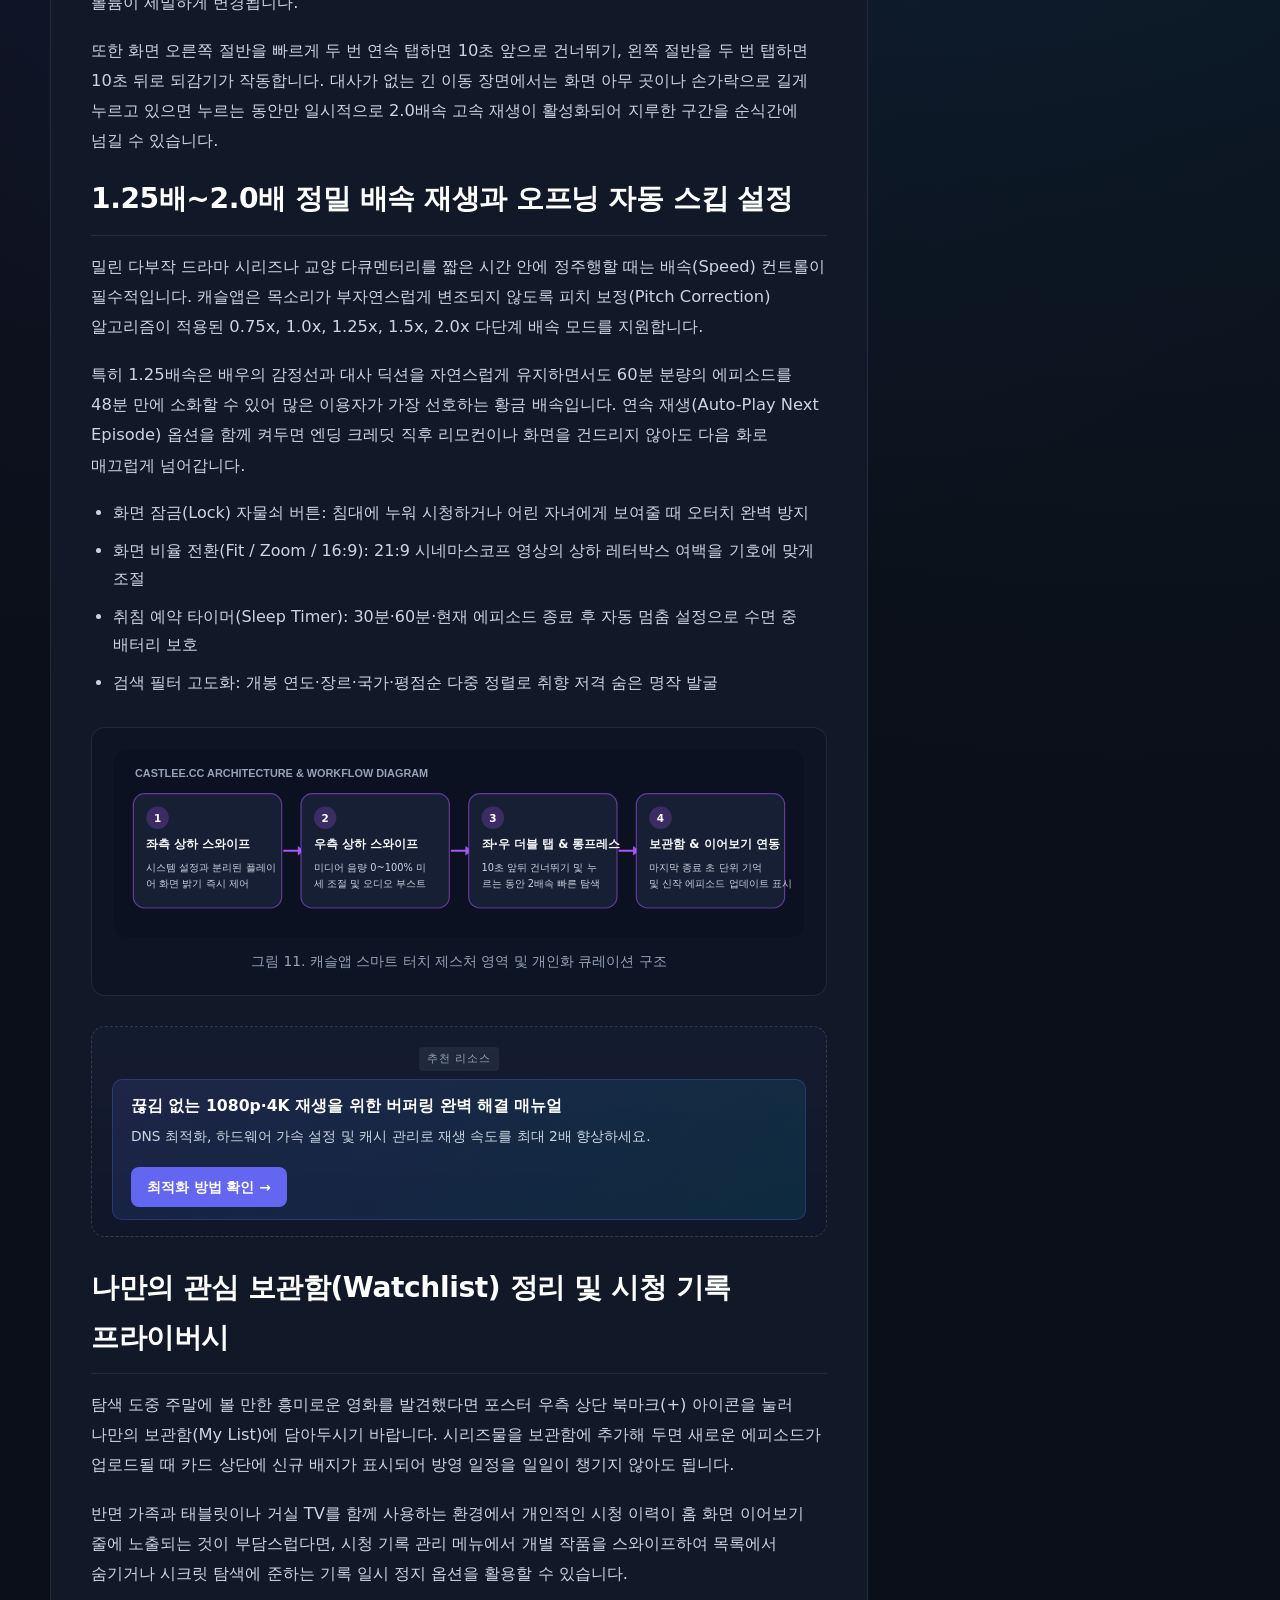
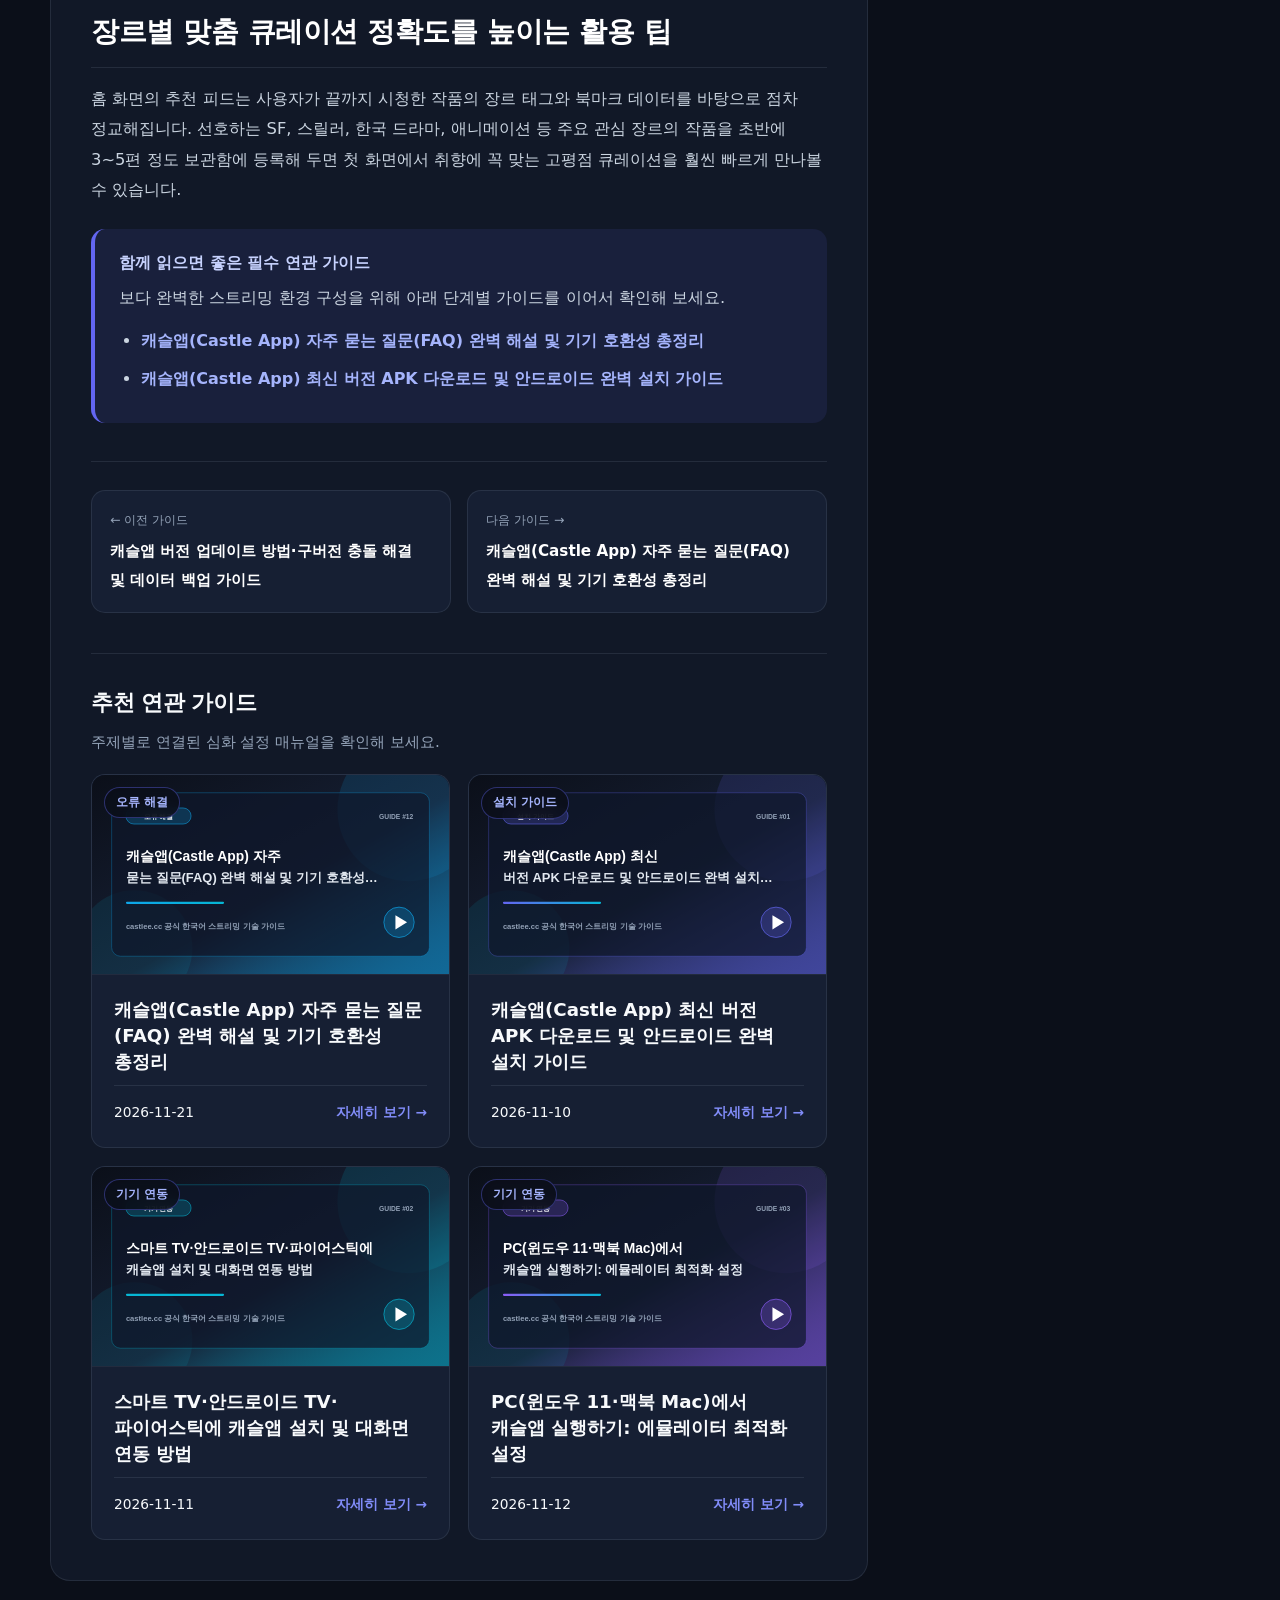
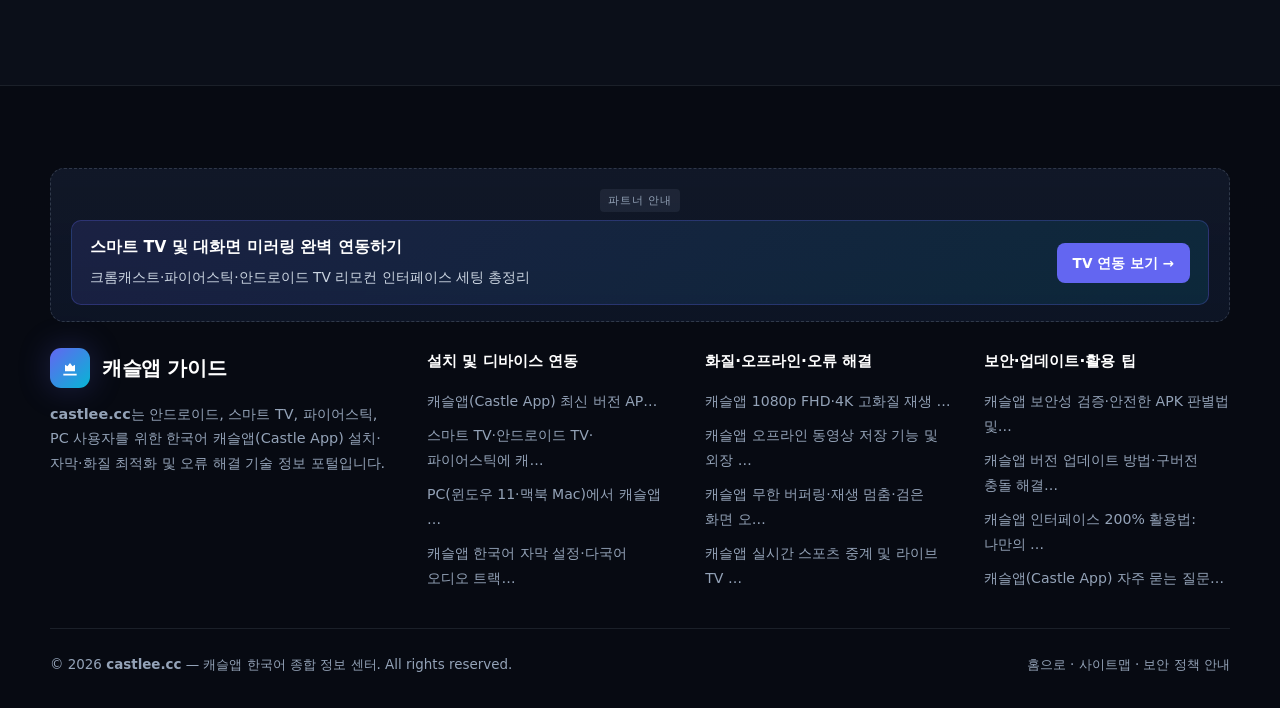
<file: castle-app-ui-features-watchlist-guide.html>
<!DOCTYPE html>
<html lang="ko">
<head>
  <meta charset="UTF-8">
  <meta name="viewport" content="width=device-width, initial-scale=1.0">
  <title>캐슬앱 인터페이스 200% 활용법: 나만의 보관함·시청 기록·제스처 단축키 | castlee.cc</title>
  <meta name="description" content="캐슬앱의 숨겨진 플레이어 터치 제스처, 배속 재생, 나만의 관심 목록(Watchlist) 큐레이션, 아동 보호 및 맞춤 추천 알고리즘 활용 팁을 공개합니다.">
  <meta name="robots" content="index, follow, max-image-preview:large">
  <link rel="canonical" href="https://castlee.cc/castle-app-ui-features-watchlist-guide.html">
  <meta property="og:type" content="article">
  <meta property="og:locale" content="ko_KR">
  <meta property="og:site_name" content="캐슬앱 공식 가이드 (Castlee.cc)">
  <meta property="og:title" content="캐슬앱 인터페이스 200% 활용법: 나만의 보관함·시청 기록·제스처 단축키">
  <meta property="og:description" content="캐슬앱의 숨겨진 플레이어 터치 제스처, 배속 재생, 나만의 관심 목록(Watchlist) 큐레이션, 아동 보호 및 맞춤 추천 알고리즘 활용 팁을 공개합니다.">
  <meta property="og:url" content="https://castlee.cc/castle-app-ui-features-watchlist-guide.html">
  <meta property="og:image" content="https://castlee.cc/assets/images/post-11.svg">
  <meta name="twitter:card" content="summary_large_image">
  <meta name="twitter:title" content="캐슬앱 인터페이스 200% 활용법: 나만의 보관함·시청 기록·제스처 단축키">
  <meta name="twitter:description" content="캐슬앱의 숨겨진 플레이어 터치 제스처, 배속 재생, 나만의 관심 목록(Watchlist) 큐레이션, 아동 보호 및 맞춤 추천 알고리즘 활용 팁을 공개합니다.">
  <meta name="twitter:image" content="https://castlee.cc/assets/images/post-11.svg">
  <link rel="icon" type="image/svg+xml" href="assets/images/favicon.svg">
  <link rel="stylesheet" href="assets/css/style.css">
  <script type="application/ld+json">{"@context": "https://schema.org", "@graph": [{"@type": "Article", "@id": "https://castlee.cc/castle-app-ui-features-watchlist-guide.html#article", "mainEntityOfPage": {"@type": "WebPage", "@id": "https://castlee.cc/castle-app-ui-features-watchlist-guide.html"}, "headline": "캐슬앱 인터페이스 200% 활용법: 나만의 보관함·시청 기록·제스처 단축키", "description": "캐슬앱의 숨겨진 플레이어 터치 제스처, 배속 재생, 나만의 관심 목록(Watchlist) 큐레이션, 아동 보호 및 맞춤 추천 알고리즘 활용 팁을 공개합니다.", "image": "https://castlee.cc/assets/images/post-11.svg", "inLanguage": "ko-KR", "datePublished": "2026-11-20", "dateModified": "2026-11-22", "author": {"@type": "Organization", "name": "Castlee.cc 기술 에디터팀", "url": "https://castlee.cc/"}, "publisher": {"@type": "Organization", "name": "Castlee.cc", "url": "https://castlee.cc/", "logo": {"@type": "ImageObject", "url": "https://castlee.cc/assets/images/post-01.svg"}}}, {"@type": "BreadcrumbList", "@id": "https://castlee.cc/castle-app-ui-features-watchlist-guide.html#breadcrumb", "itemListElement": [{"@type": "ListItem", "position": 1, "name": "홈", "item": "https://castlee.cc/"}, {"@type": "ListItem", "position": 2, "name": "기능 활용", "item": "https://castlee.cc/#guides"}, {"@type": "ListItem", "position": 3, "name": "캐슬앱 인터페이스 200% 활용법: 나만의 보관함·시청 기록·제스처 단축키", "item": "https://castlee.cc/castle-app-ui-features-watchlist-guide.html"}]}]}</script>
</head>
<body>
  <a class="skip-link" href="#main-content">본문 바로가기</a>
<header class="site-header" role="banner">
  <div class="container header-inner">
    <a href="index.html" class="brand-logo" aria-label="캐슬앱 공식 가이드 홈으로 이동">
      <span class="brand-badge" aria-hidden="true">
        <svg width="22" height="22" viewBox="0 0 24 24" fill="none">
          <path d="M4 19h16v2H4v-2zm2-3h12V8l-3 2-3-4-3 4-3-2v8z" fill="#ffffff"/>
        </svg>
      </span>
      <span>캐슬앱 가이드 <span class="brand-domain">castlee.cc</span></span>
    </a>

    <button class="mobile-menu-btn" id="mobileMenuBtn" aria-expanded="false" aria-controls="mainNav" aria-label="메뉴 열기">
      <svg width="22" height="22" viewBox="0 0 24 24" fill="none" stroke="currentColor" stroke-width="2.2">
        <line x1="3" y1="6" x2="21" y2="6"/><line x1="3" y1="12" x2="21" y2="12"/><line x1="3" y1="18" x2="21" y2="18"/>
      </svg>
    </button>

    <nav class="main-nav" id="mainNav" aria-label="주요 메뉴">
      <a href="index.html" class="nav-link ">홈</a>
      <a href="castle-app-apk-download-install.html" class="nav-link ">APK 설치</a>
      <a href="castle-app-smart-tv-firestick-guide.html" class="nav-link ">스마트 TV</a>
      <a href="castle-app-korean-subtitle-audio-settings.html" class="nav-link ">한국어 자막</a>
      <a href="castle-app-buffering-error-fix.html" class="nav-link ">오류 해결</a>
      <a href="castle-app-faq-complete-guide.html" class="nav-link ">FAQ</a>
      <a href="castle-app-apk-download-install.html" class="nav-cta">최신 가이드 보기</a>
    </nav>
  </div>
</header>

  <main id="main-content" class="container">
    <nav class="breadcrumb-nav" aria-label="경로 안내">
      <ol class="breadcrumb-list">
        <li><a href="index.html">홈 (castlee.cc)</a></li>
        <li aria-hidden="true">/</li>
        <li><a href="index.html#guides">기능 활용</a></li>
        <li aria-hidden="true">/</li>
        <li aria-current="page">캐슬앱 인터페이스 200% 활용법: 나만의 보관함·시청 기록·제스처 단축키</li>
      </ol>
    </nav>

    <div class="ad-slot-wrapper" data-ad-slot="header-top" aria-label="상단 안내 배너"></div>

    <div class="post-layout">
      <article class="post-main-card">
        <div class="post-header-meta">
          <span class="post-badge">기능 활용</span>
          <time datetime="2026-11-20">발행일: 2026-11-20</time>
          <span>·</span>
          <span>최종 업데이트: 2026-11-22</span>
          <span>·</span>
          <span>6분 읽기</span>
        </div>

        <h1 class="post-h1">캐슬앱 인터페이스 200% 활용법: 나만의 보관함·시청 기록·제스처 단축키</h1>
        <p class="post-lead">매일 사용하는 스트리밍 앱이라도 숨겨진 편의 기능과 터치 제스처를 제대로 익혀두면 조작 횟수가 절반으로 줄어들고 시청 만족도는 배로 높아집니다. 캐슬앱 인터페이스를 전문가처럼 다루는 핵심 활용법을 모았습니다.</p>

        <div class="post-hero-banner">
          <img class="lazy-img" src="data:image/svg+xml,%3Csvg xmlns='http://www.w3.org/2000/svg' viewBox='0 0 800 450'%3E%3Crect width='800' height='450' fill='%23161f33'/%3E%3C/svg%3E" data-src="assets/images/post-11.svg" alt="캐슬앱 인터페이스 200% 활용법: 나만의 보관함·시청 기록·제스처 단축키" loading="lazy" width="800" height="450">
        </div>

        <nav class="toc-box" aria-label="본문 목차">
          <div class="toc-title">목차 (빠른 이동)</div>
          <ol class="toc-list">
            <li><a href="#section-1">한 손으로 끝내는 플레이어 직관적 터치 제스처 완벽 마스터</a></li><li><a href="#section-2">1.25배~2.0배 정밀 배속 재생과 오프닝 자동 스킵 설정</a></li><li><a href="#section-3">나만의 관심 보관함(Watchlist) 정리 및 시청 기록 프라이버시</a></li><li><a href="#section-4">장르별 맞춤 큐레이션 정확도를 높이는 활용 팁</a></li>
          </ol>
        </nav>

        <div class="article-prose">
          <section id="section-1"><h2>한 손으로 끝내는 플레이어 직관적 터치 제스처 완벽 마스터</h2><p>어두운 방에서 가로 모드로 영상을 감상할 때 상태 표시줄을 쓸어내려 밝기를 조절하거나 측면 물리 볼륨 버튼을 더듬어 찾을 필요가 없습니다. 캐슬앱 플레이어 화면을 절반으로 나누어 왼쪽 영역을 위아래로 부드럽게 쓸어 올리면 화면 밝기가 즉시 조절되고, 오른쪽 영역을 위아래로 움직이면 미디어 볼륨이 세밀하게 변경됩니다.</p><p>또한 화면 오른쪽 절반을 빠르게 두 번 연속 탭하면 10초 앞으로 건너뛰기, 왼쪽 절반을 두 번 탭하면 10초 뒤로 되감기가 작동합니다. 대사가 없는 긴 이동 장면에서는 화면 아무 곳이나 손가락으로 길게 누르고 있으면 누르는 동안만 일시적으로 2.0배속 고속 재생이 활성화되어 지루한 구간을 순식간에 넘길 수 있습니다.</p></section><section id="section-2"><h2>1.25배~2.0배 정밀 배속 재생과 오프닝 자동 스킵 설정</h2><p>밀린 다부작 드라마 시리즈나 교양 다큐멘터리를 짧은 시간 안에 정주행할 때는 배속(Speed) 컨트롤이 필수적입니다. 캐슬앱은 목소리가 부자연스럽게 변조되지 않도록 피치 보정(Pitch Correction) 알고리즘이 적용된 0.75x, 1.0x, 1.25x, 1.5x, 2.0x 다단계 배속 모드를 지원합니다.</p><p>특히 1.25배속은 배우의 감정선과 대사 딕션을 자연스럽게 유지하면서도 60분 분량의 에피소드를 48분 만에 소화할 수 있어 많은 이용자가 가장 선호하는 황금 배속입니다. 연속 재생(Auto-Play Next Episode) 옵션을 함께 켜두면 엔딩 크레딧 직후 리모컨이나 화면을 건드리지 않아도 다음 화로 매끄럽게 넘어갑니다.</p><ul><li>화면 잠금(Lock) 자물쇠 버튼: 침대에 누워 시청하거나 어린 자녀에게 보여줄 때 오터치 완벽 방지</li><li>화면 비율 전환(Fit / Zoom / 16:9): 21:9 시네마스코프 영상의 상하 레터박스 여백을 기호에 맞게 조절</li><li>취침 예약 타이머(Sleep Timer): 30분·60분·현재 에피소드 종료 후 자동 멈춤 설정으로 수면 중 배터리 보호</li><li>검색 필터 고도화: 개봉 연도·장르·국가·평점순 다중 정렬로 취향 저격 숨은 명작 발굴</li></ul>
                <figure class="diagram-figure">
                  <svg xmlns="http://www.w3.org/2000/svg" viewBox="0 0 856 232" role="img" aria-label="그림 11. 캐슬앱 스마트 터치 제스처 영역 및 개인화 큐레이션 구조">
  <rect width="856" height="232" rx="16" fill="#0b1120"/>
  <text x="26" y="34" fill="#94a3b8" font-family="Pretendard, Noto Sans KR, sans-serif" font-size="13.5" font-weight="700">CASTLEE.CC ARCHITECTURE &amp; WORKFLOW DIAGRAM</text>
  
    <g>
      <rect x="24" y="54" width="184" height="142" rx="14" fill="#161f33" stroke="#a855f7" stroke-opacity="0.55" stroke-width="1.5"/>
      <circle cx="54" cy="84" r="14" fill="#a855f7" fill-opacity="0.25"/>
      <text x="54" y="89" text-anchor="middle" fill="#ffffff" font-size="13" font-weight="800">1</text>
      <text x="40" y="122" fill="#f8fafc" font-size="14.5" font-weight="700">좌측 상하 스와이프</text>
      <text x="40" y="150" fill="#cbd5e1" font-size="12.2">시스템 설정과 분리된 플레이</text>
      <text x="40" y="170" fill="#cbd5e1" font-size="12.2">어 화면 밝기 즉시 제어</text>
    </g><line x1="210" y1="125" x2="230" y2="125" stroke="#a855f7" stroke-width="2.5"/><polygon points="228,119 236,125 228,131" fill="#a855f7"/>
    <g>
      <rect x="232" y="54" width="184" height="142" rx="14" fill="#161f33" stroke="#a855f7" stroke-opacity="0.55" stroke-width="1.5"/>
      <circle cx="262" cy="84" r="14" fill="#a855f7" fill-opacity="0.25"/>
      <text x="262" y="89" text-anchor="middle" fill="#ffffff" font-size="13" font-weight="800">2</text>
      <text x="248" y="122" fill="#f8fafc" font-size="14.5" font-weight="700">우측 상하 스와이프</text>
      <text x="248" y="150" fill="#cbd5e1" font-size="12.2">미디어 음량 0~100% 미</text>
      <text x="248" y="170" fill="#cbd5e1" font-size="12.2">세 조절 및 오디오 부스트</text>
    </g><line x1="418" y1="125" x2="438" y2="125" stroke="#a855f7" stroke-width="2.5"/><polygon points="436,119 444,125 436,131" fill="#a855f7"/>
    <g>
      <rect x="440" y="54" width="184" height="142" rx="14" fill="#161f33" stroke="#a855f7" stroke-opacity="0.55" stroke-width="1.5"/>
      <circle cx="470" cy="84" r="14" fill="#a855f7" fill-opacity="0.25"/>
      <text x="470" y="89" text-anchor="middle" fill="#ffffff" font-size="13" font-weight="800">3</text>
      <text x="456" y="122" fill="#f8fafc" font-size="14.5" font-weight="700">좌·우 더블 탭 &amp; 롱프레스</text>
      <text x="456" y="150" fill="#cbd5e1" font-size="12.2">10초 앞뒤 건너뛰기 및 누</text>
      <text x="456" y="170" fill="#cbd5e1" font-size="12.2">르는 동안 2배속 빠른 탐색</text>
    </g><line x1="626" y1="125" x2="646" y2="125" stroke="#a855f7" stroke-width="2.5"/><polygon points="644,119 652,125 644,131" fill="#a855f7"/>
    <g>
      <rect x="648" y="54" width="184" height="142" rx="14" fill="#161f33" stroke="#a855f7" stroke-opacity="0.55" stroke-width="1.5"/>
      <circle cx="678" cy="84" r="14" fill="#a855f7" fill-opacity="0.25"/>
      <text x="678" y="89" text-anchor="middle" fill="#ffffff" font-size="13" font-weight="800">4</text>
      <text x="664" y="122" fill="#f8fafc" font-size="14.5" font-weight="700">보관함 &amp; 이어보기 연동</text>
      <text x="664" y="150" fill="#cbd5e1" font-size="12.2">마지막 종료 초 단위 기억 </text>
      <text x="664" y="170" fill="#cbd5e1" font-size="12.2">및 신작 에피소드 업데이트 표시</text>
    </g>
</svg>
                  <figcaption class="diagram-caption">그림 11. 캐슬앱 스마트 터치 제스처 영역 및 개인화 큐레이션 구조</figcaption>
                </figure>
                <div class="ad-slot-wrapper" data-ad-slot="in-content" aria-label="본문 추천 배너"></div></section><section id="section-3"><h2>나만의 관심 보관함(Watchlist) 정리 및 시청 기록 프라이버시</h2><p>탐색 도중 주말에 볼 만한 흥미로운 영화를 발견했다면 포스터 우측 상단 북마크(+) 아이콘을 눌러 나만의 보관함(My List)에 담아두시기 바랍니다. 시리즈물을 보관함에 추가해 두면 새로운 에피소드가 업로드될 때 카드 상단에 신규 배지가 표시되어 방영 일정을 일일이 챙기지 않아도 됩니다.</p><p>반면 가족과 태블릿이나 거실 TV를 함께 사용하는 환경에서 개인적인 시청 이력이 홈 화면 이어보기 줄에 노출되는 것이 부담스럽다면, 시청 기록 관리 메뉴에서 개별 작품을 스와이프하여 목록에서 숨기거나 시크릿 탐색에 준하는 기록 일시 정지 옵션을 활용할 수 있습니다.</p></section><section id="section-4"><h2>장르별 맞춤 큐레이션 정확도를 높이는 활용 팁</h2><p>홈 화면의 추천 피드는 사용자가 끝까지 시청한 작품의 장르 태그와 북마크 데이터를 바탕으로 점차 정교해집니다. 선호하는 SF, 스릴러, 한국 드라마, 애니메이션 등 주요 관심 장르의 작품을 초반에 3~5편 정도 보관함에 등록해 두면 첫 화면에서 취향에 꼭 맞는 고평점 큐레이션을 훨씬 빠르게 만나볼 수 있습니다.</p></section>
          
        <div class="info-callout">
          <div class="info-callout-title">함께 읽으면 좋은 필수 연관 가이드</div>
          <p style="margin-bottom:8px;">보다 완벽한 스트리밍 환경 구성을 위해 아래 단계별 가이드를 이어서 확인해 보세요.</p>
          <ul style="margin-bottom:0;">
            <li><a href="castle-app-faq-complete-guide.html" style="color:#a5b4fc;font-weight:700;">캐슬앱(Castle App) 자주 묻는 질문(FAQ) 완벽 해설 및 기기 호환성 총정리</a></li>
            <li><a href="castle-app-apk-download-install.html" style="color:#a5b4fc;font-weight:700;">캐슬앱(Castle App) 최신 버전 APK 다운로드 및 안드로이드 완벽 설치 가이드</a></li>
          </ul>
        </div>
        </div>

        <nav class="post-prev-next" aria-label="이전 및 다음 포스트 이동">
          <a class="pn-card" href="castle-app-update-version-history-guide.html">
            <span class="pn-label">&larr; 이전 가이드</span>
            <span class="pn-title">캐슬앱 버전 업데이트 방법·구버전 충돌 해결 및 데이터 백업 가이드</span>
          </a>
          <a class="pn-card" href="castle-app-faq-complete-guide.html">
            <span class="pn-label">다음 가이드 &rarr;</span>
            <span class="pn-title">캐슬앱(Castle App) 자주 묻는 질문(FAQ) 완벽 해설 및 기기 호환성 총정리</span>
          </a>
        </nav>

        <section class="related-posts-section" aria-label="관련 추천 포스트">
          <h2 class="section-title" style="font-size:1.35rem;margin-bottom:6px;">추천 연관 가이드</h2>
          <p class="section-subtitle">주제별로 연결된 심화 설정 매뉴얼을 확인해 보세요.</p>
          <div class="related-grid">
            
            <article class="post-card">
              <a href="castle-app-faq-complete-guide.html" class="post-card-thumb">
                <img class="lazy-img" src="data:image/svg+xml,%3Csvg xmlns='http://www.w3.org/2000/svg' viewBox='0 0 800 450'%3E%3Crect width='800' height='450' fill='%23161f33'/%3E%3C/svg%3E" data-src="assets/images/post-12.svg" alt="캐슬앱(Castle App) 자주 묻는 질문(FAQ) 완벽 해설 및 기기 호환성 총정리" loading="lazy" width="800" height="450">
                <span class="post-category-tag">오류 해결</span>
              </a>
              <div class="post-card-body">
                <h3 class="post-card-title"><a href="castle-app-faq-complete-guide.html">캐슬앱(Castle App) 자주 묻는 질문(FAQ) 완벽 해설 및 기기 호환성 총정리</a></h3>
                <div class="post-card-footer">
                  <span>2026-11-21</span>
                  <a class="read-more-link" href="castle-app-faq-complete-guide.html">자세히 보기 &rarr;</a>
                </div>
              </div>
            </article>
            <article class="post-card">
              <a href="castle-app-apk-download-install.html" class="post-card-thumb">
                <img class="lazy-img" src="data:image/svg+xml,%3Csvg xmlns='http://www.w3.org/2000/svg' viewBox='0 0 800 450'%3E%3Crect width='800' height='450' fill='%23161f33'/%3E%3C/svg%3E" data-src="assets/images/post-01.svg" alt="캐슬앱(Castle App) 최신 버전 APK 다운로드 및 안드로이드 완벽 설치 가이드" loading="lazy" width="800" height="450">
                <span class="post-category-tag">설치 가이드</span>
              </a>
              <div class="post-card-body">
                <h3 class="post-card-title"><a href="castle-app-apk-download-install.html">캐슬앱(Castle App) 최신 버전 APK 다운로드 및 안드로이드 완벽 설치 가이드</a></h3>
                <div class="post-card-footer">
                  <span>2026-11-10</span>
                  <a class="read-more-link" href="castle-app-apk-download-install.html">자세히 보기 &rarr;</a>
                </div>
              </div>
            </article>
            <article class="post-card">
              <a href="castle-app-smart-tv-firestick-guide.html" class="post-card-thumb">
                <img class="lazy-img" src="data:image/svg+xml,%3Csvg xmlns='http://www.w3.org/2000/svg' viewBox='0 0 800 450'%3E%3Crect width='800' height='450' fill='%23161f33'/%3E%3C/svg%3E" data-src="assets/images/post-02.svg" alt="스마트 TV·안드로이드 TV·파이어스틱에 캐슬앱 설치 및 대화면 연동 방법" loading="lazy" width="800" height="450">
                <span class="post-category-tag">기기 연동</span>
              </a>
              <div class="post-card-body">
                <h3 class="post-card-title"><a href="castle-app-smart-tv-firestick-guide.html">스마트 TV·안드로이드 TV·파이어스틱에 캐슬앱 설치 및 대화면 연동 방법</a></h3>
                <div class="post-card-footer">
                  <span>2026-11-11</span>
                  <a class="read-more-link" href="castle-app-smart-tv-firestick-guide.html">자세히 보기 &rarr;</a>
                </div>
              </div>
            </article>
            <article class="post-card">
              <a href="castle-app-pc-windows-mac-guide.html" class="post-card-thumb">
                <img class="lazy-img" src="data:image/svg+xml,%3Csvg xmlns='http://www.w3.org/2000/svg' viewBox='0 0 800 450'%3E%3Crect width='800' height='450' fill='%23161f33'/%3E%3C/svg%3E" data-src="assets/images/post-03.svg" alt="PC(윈도우 11·맥북 Mac)에서 캐슬앱 실행하기: 에뮬레이터 최적화 설정" loading="lazy" width="800" height="450">
                <span class="post-category-tag">기기 연동</span>
              </a>
              <div class="post-card-body">
                <h3 class="post-card-title"><a href="castle-app-pc-windows-mac-guide.html">PC(윈도우 11·맥북 Mac)에서 캐슬앱 실행하기: 에뮬레이터 최적화 설정</a></h3>
                <div class="post-card-footer">
                  <span>2026-11-12</span>
                  <a class="read-more-link" href="castle-app-pc-windows-mac-guide.html">자세히 보기 &rarr;</a>
                </div>
              </div>
            </article>
          </div>
        </section>
      </article>

      <aside class="post-sidebar" aria-label="전체 가이드 목록 사이드바">
        <div class="sidebar-widget">
          <h2 class="widget-title">전체 12개 공식 가이드</h2>
          <ul class="sidebar-post-list">
            <li><a class="" href="castle-app-apk-download-install.html"><span class="sidebar-num">01</span><span>캐슬앱(Castle App) 최신 버전 APK 다운로드 및 안드로이드 완벽 설치 가이드</span></a></li><li><a class="" href="castle-app-smart-tv-firestick-guide.html"><span class="sidebar-num">02</span><span>스마트 TV·안드로이드 TV·파이어스틱에 캐슬앱 설치 및 대화면 연동 방법</span></a></li><li><a class="" href="castle-app-pc-windows-mac-guide.html"><span class="sidebar-num">03</span><span>PC(윈도우 11·맥북 Mac)에서 캐슬앱 실행하기: 에뮬레이터 최적화 설정</span></a></li><li><a class="" href="castle-app-korean-subtitle-audio-settings.html"><span class="sidebar-num">04</span><span>캐슬앱 한국어 자막 설정·다국어 오디오 트랙 변경 및 싱크 조절 총정리</span></a></li><li><a class="" href="castle-app-hd-4k-streaming-quality.html"><span class="sidebar-num">05</span><span>캐슬앱 1080p FHD·4K 고화질 재생 설정 및 모바일 데이터 절약 노하우</span></a></li><li><a class="" href="castle-app-offline-download-storage-guide.html"><span class="sidebar-num">06</span><span>캐슬앱 오프라인 동영상 저장 기능 및 외장 SD카드 용량 관리 가이드</span></a></li><li><a class="" href="castle-app-buffering-error-fix.html"><span class="sidebar-num">07</span><span>캐슬앱 무한 버퍼링·재생 멈춤·검은 화면 오류 원인과 즉시 해결법</span></a></li><li><a class="" href="castle-app-live-sports-channels-guide.html"><span class="sidebar-num">08</span><span>캐슬앱 실시간 스포츠 중계 및 라이브 TV 채널 끊김 없이 시청하기</span></a></li><li><a class="" href="castle-app-security-privacy-safety.html"><span class="sidebar-num">09</span><span>캐슬앱 보안성 검증·안전한 APK 판별법 및 개인정보 보호 체크리스트</span></a></li><li><a class="" href="castle-app-update-version-history-guide.html"><span class="sidebar-num">10</span><span>캐슬앱 버전 업데이트 방법·구버전 충돌 해결 및 데이터 백업 가이드</span></a></li><li><a class="current" href="castle-app-ui-features-watchlist-guide.html"><span class="sidebar-num">11</span><span>캐슬앱 인터페이스 200% 활용법: 나만의 보관함·시청 기록·제스처 단축키</span></a></li><li><a class="" href="castle-app-faq-complete-guide.html"><span class="sidebar-num">12</span><span>캐슬앱(Castle App) 자주 묻는 질문(FAQ) 완벽 해설 및 기기 호환성 총정리</span></a></li>
          </ul>
        </div>
        <div class="ad-slot-wrapper" data-ad-slot="sidebar-box" aria-label="사이드바 안내 배너"></div>
      </aside>
    </div>
  </main>

  <footer class="site-footer" role="contentinfo">
  <div class="container">
    <div class="ad-slot-wrapper" data-ad-slot="footer-banner" aria-label="하단 안내 배너"></div>
    <div class="footer-grid">
      <div>
        <a href="index.html" class="brand-logo">
          <span class="brand-badge" aria-hidden="true">
            <svg width="20" height="20" viewBox="0 0 24 24" fill="none">
              <path d="M4 19h16v2H4v-2zm2-3h12V8l-3 2-3-4-3 4-3-2v8z" fill="#ffffff"/>
            </svg>
          </span>
          <span>캐슬앱 가이드</span>
        </a>
        <p class="footer-desc">
          <strong>castlee.cc</strong>는 안드로이드, 스마트 TV, 파이어스틱, PC 사용자를 위한 한국어 캐슬앱(Castle App) 설치·자막·화질 최적화 및 오류 해결 기술 정보 포털입니다.
        </p>
      </div>
      <div>
        <h3 class="footer-heading">설치 및 디바이스 연동</h3>
        <ul class="footer-links"><li><a href="castle-app-apk-download-install.html">캐슬앱(Castle App) 최신 버전 AP…</a></li><li><a href="castle-app-smart-tv-firestick-guide.html">스마트 TV·안드로이드 TV·파이어스틱에 캐…</a></li><li><a href="castle-app-pc-windows-mac-guide.html">PC(윈도우 11·맥북 Mac)에서 캐슬앱 …</a></li><li><a href="castle-app-korean-subtitle-audio-settings.html">캐슬앱 한국어 자막 설정·다국어 오디오 트랙…</a></li></ul>
      </div>
      <div>
        <h3 class="footer-heading">화질·오프라인·오류 해결</h3>
        <ul class="footer-links"><li><a href="castle-app-hd-4k-streaming-quality.html">캐슬앱 1080p FHD·4K 고화질 재생 …</a></li><li><a href="castle-app-offline-download-storage-guide.html">캐슬앱 오프라인 동영상 저장 기능 및 외장 …</a></li><li><a href="castle-app-buffering-error-fix.html">캐슬앱 무한 버퍼링·재생 멈춤·검은 화면 오…</a></li><li><a href="castle-app-live-sports-channels-guide.html">캐슬앱 실시간 스포츠 중계 및 라이브 TV …</a></li></ul>
      </div>
      <div>
        <h3 class="footer-heading">보안·업데이트·활용 팁</h3>
        <ul class="footer-links"><li><a href="castle-app-security-privacy-safety.html">캐슬앱 보안성 검증·안전한 APK 판별법 및…</a></li><li><a href="castle-app-update-version-history-guide.html">캐슬앱 버전 업데이트 방법·구버전 충돌 해결…</a></li><li><a href="castle-app-ui-features-watchlist-guide.html">캐슬앱 인터페이스 200% 활용법: 나만의 …</a></li><li><a href="castle-app-faq-complete-guide.html">캐슬앱(Castle App) 자주 묻는 질문…</a></li></ul>
      </div>
    </div>
    <div class="footer-bottom">
      <span>&copy; 2026 <strong>castlee.cc</strong> — 캐슬앱 한국어 종합 정보 센터. All rights reserved.</span>
      <span><a href="index.html">홈으로</a> · <a href="sitemap.xml">사이트맵</a> · <a href="castle-app-security-privacy-safety.html">보안 정책 안내</a></span>
    </div>
  </div>
</footer>
<script src="assets/js/ads.js" defer></script>
<script src="assets/js/main.js" defer></script>
</body>
</html>
</file>
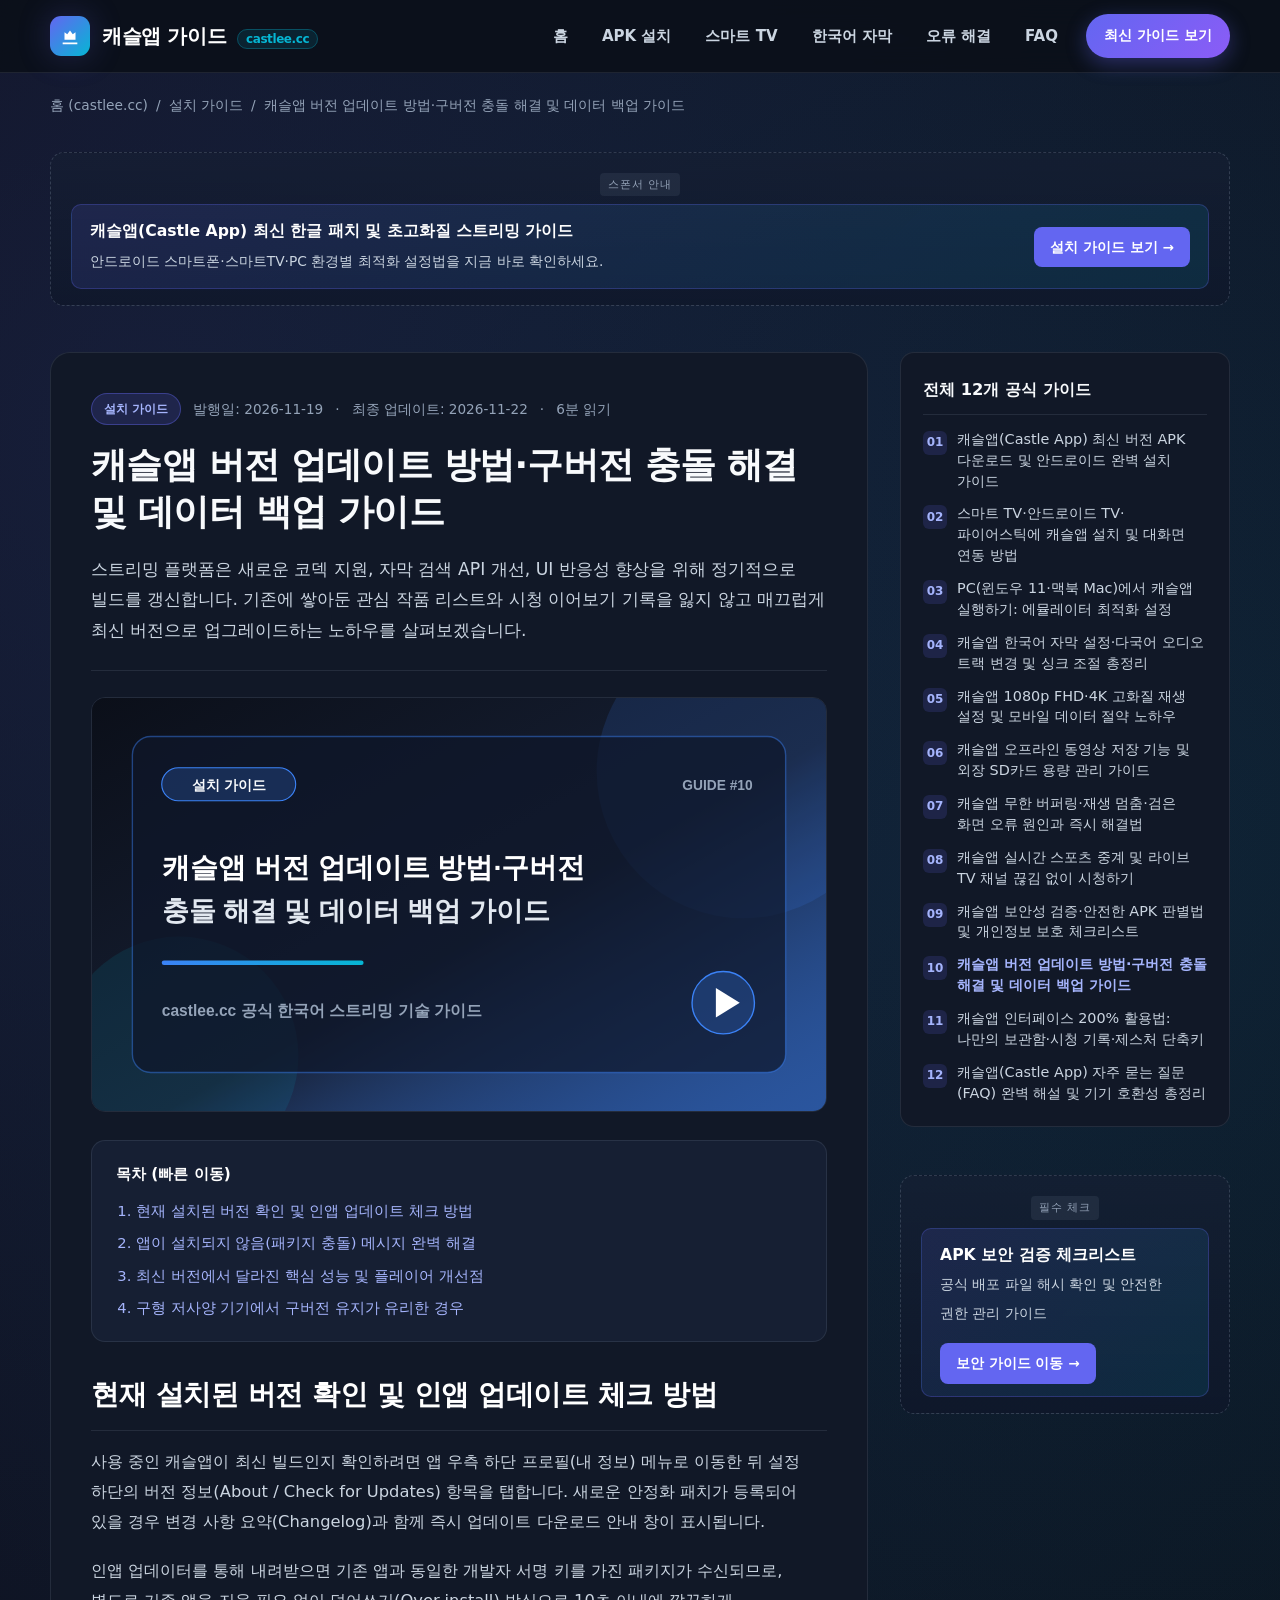
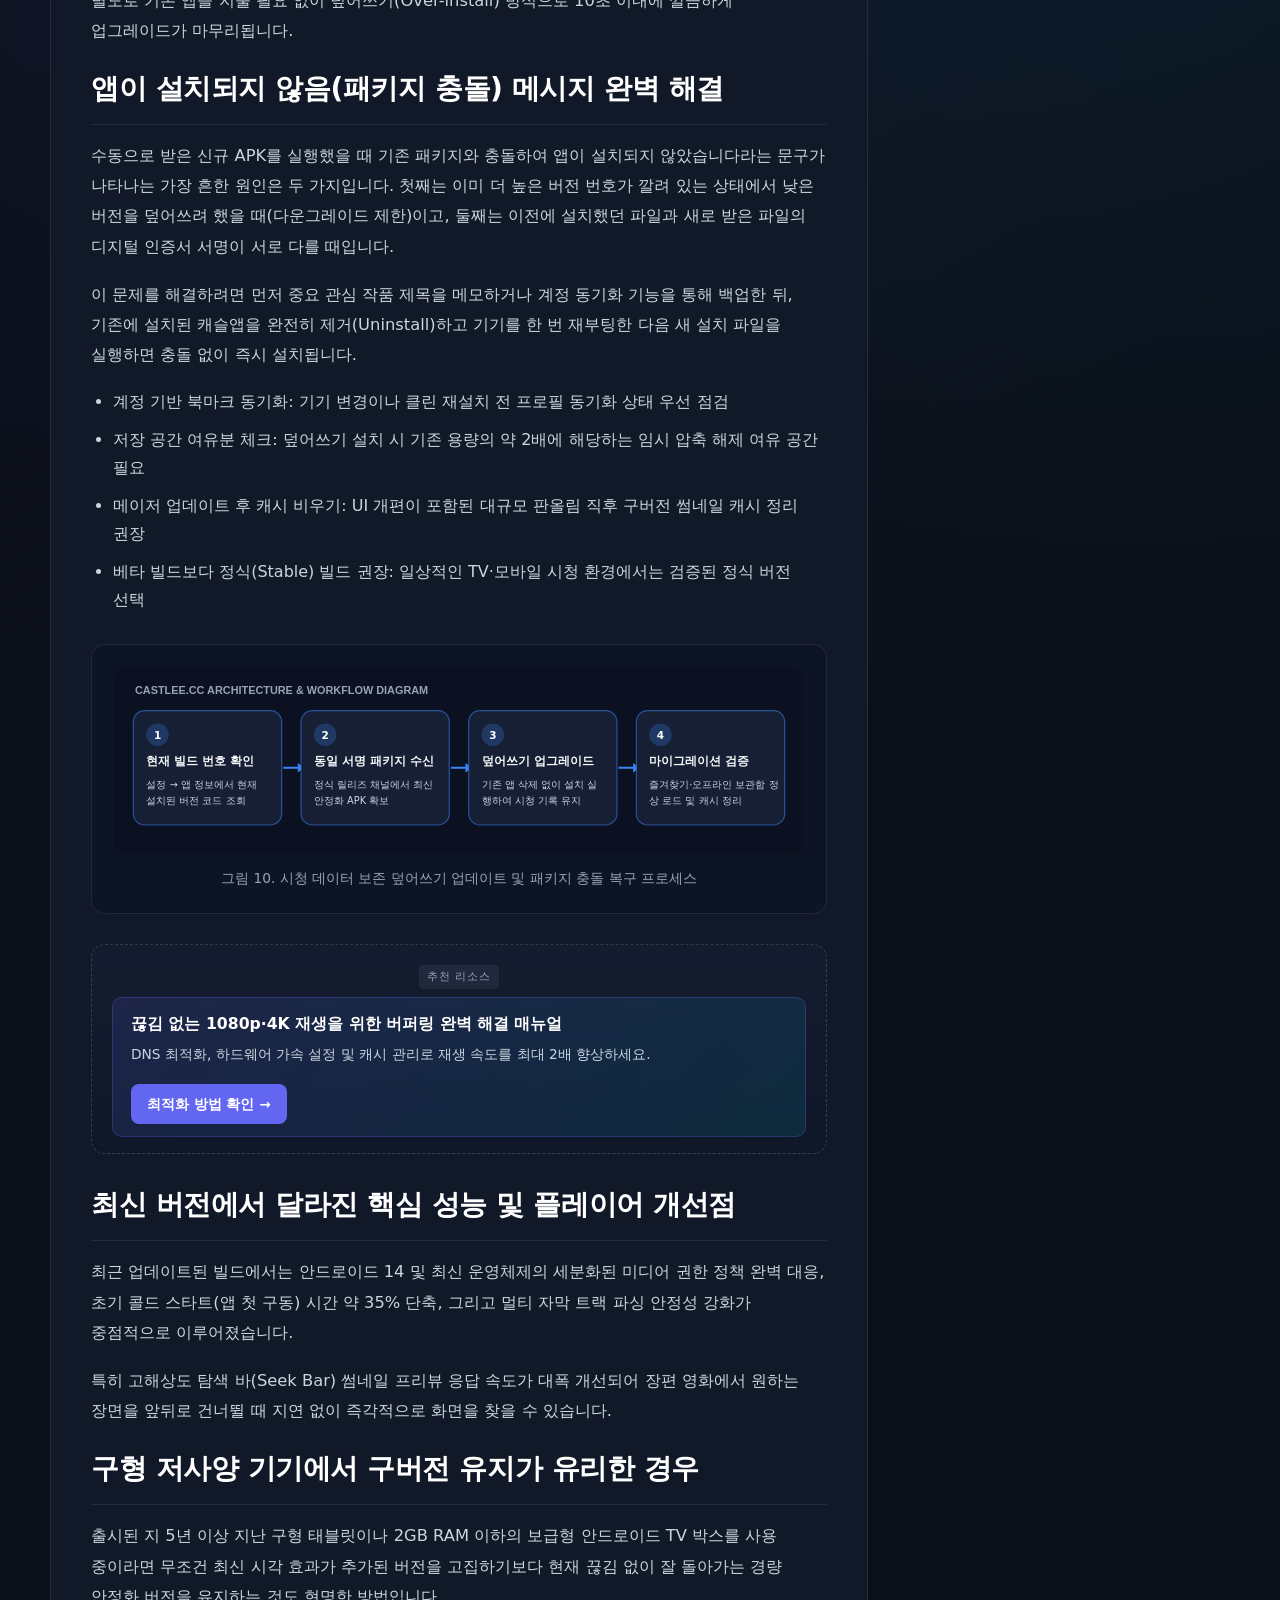
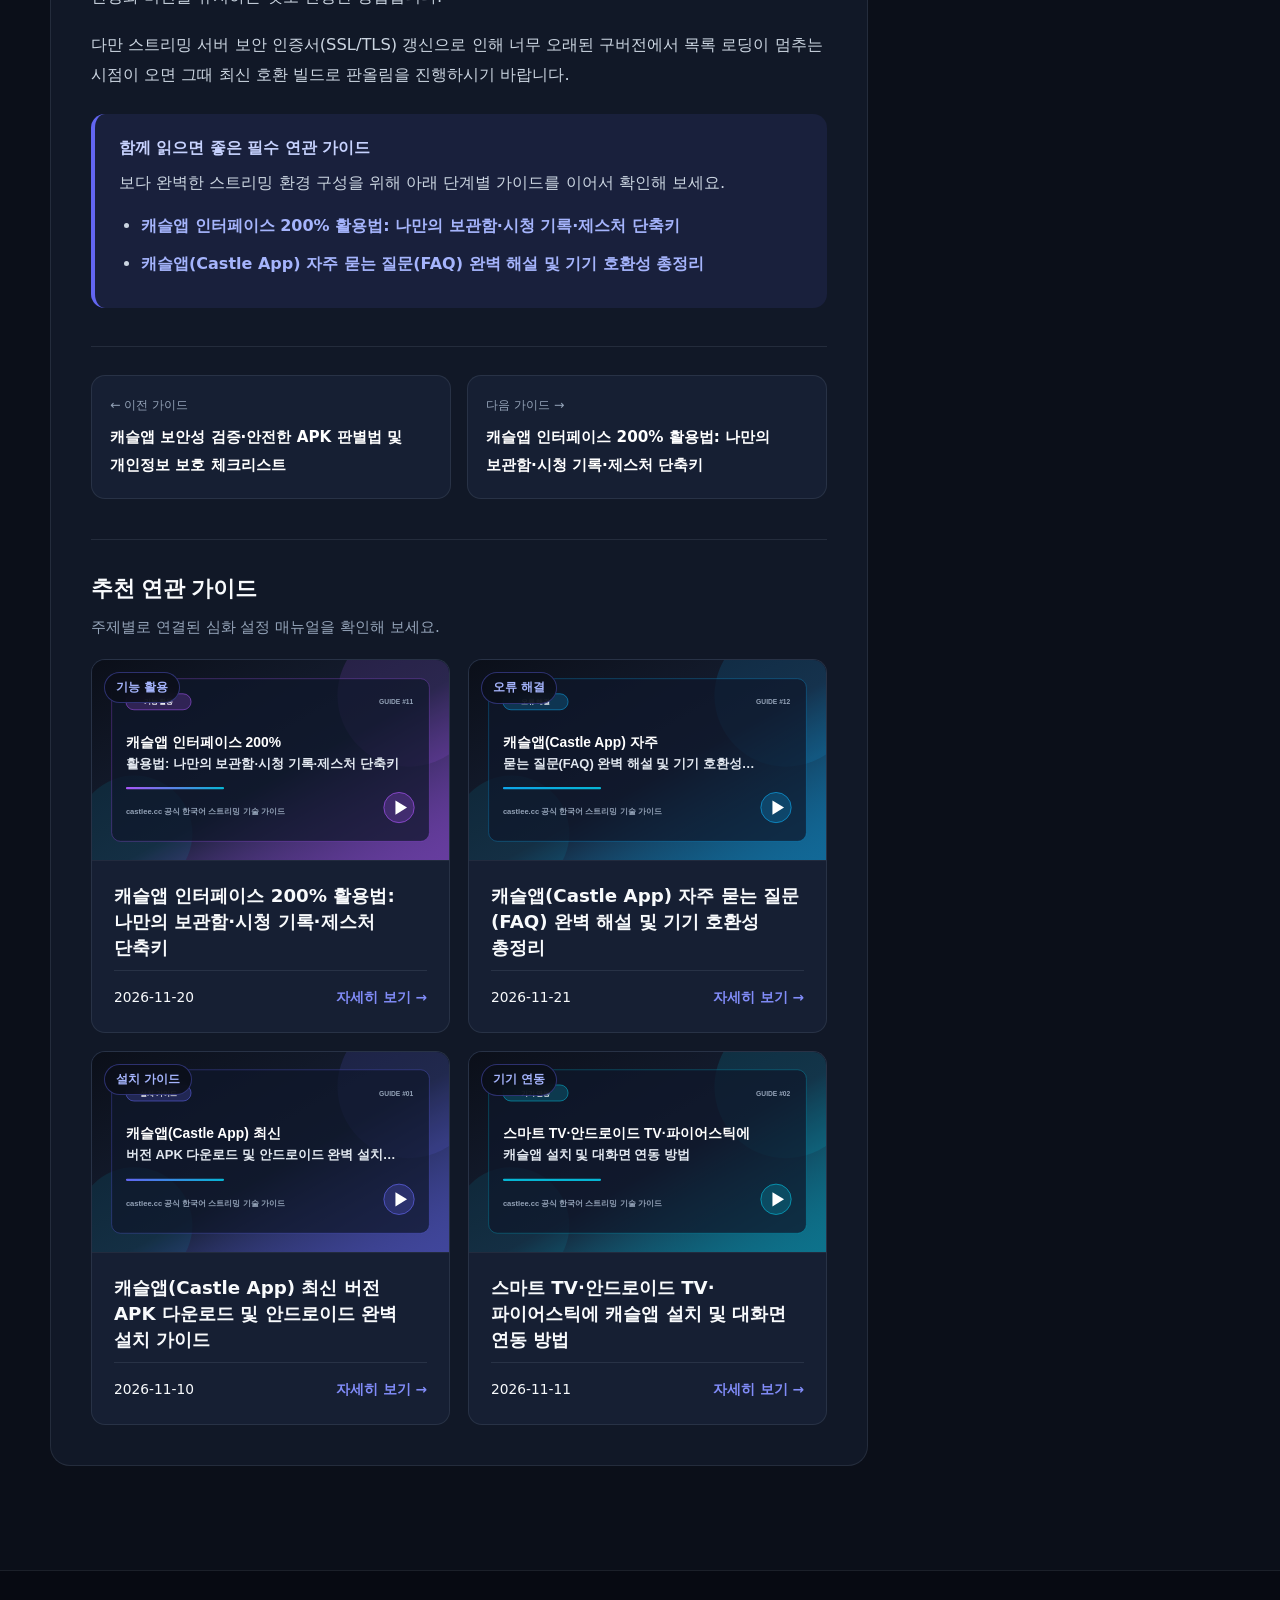
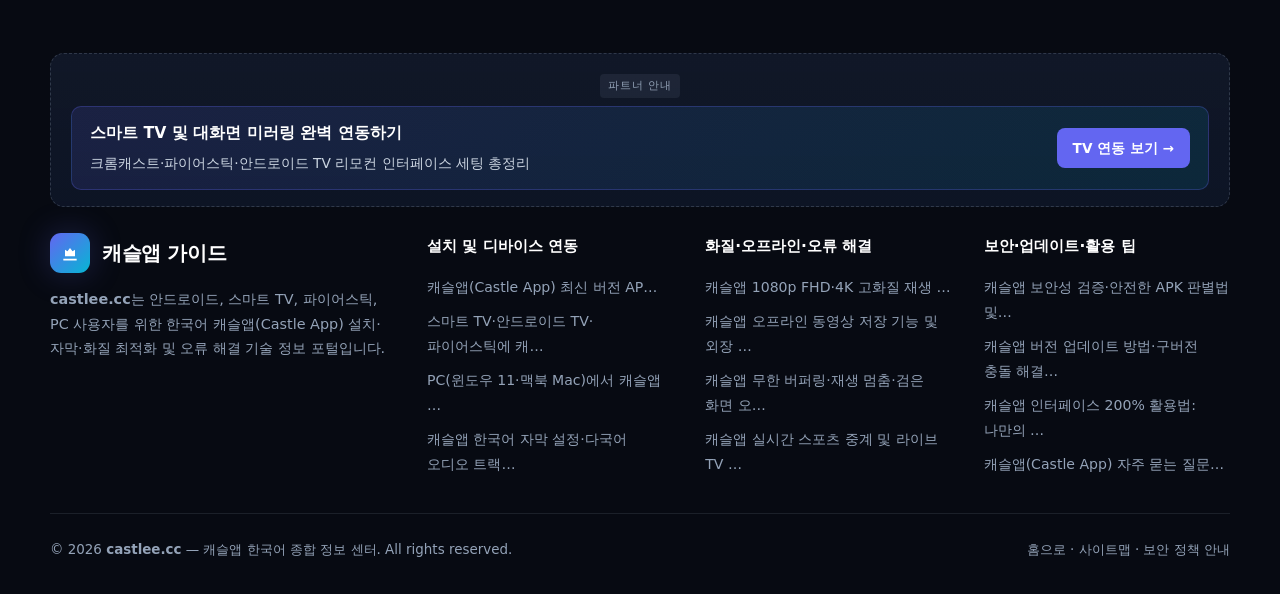
<file: castle-app-update-version-history-guide.html>
<!DOCTYPE html>
<html lang="ko">
<head>
  <meta charset="UTF-8">
  <meta name="viewport" content="width=device-width, initial-scale=1.0">
  <title>캐슬앱 버전 업데이트 방법·구버전 충돌 해결 및 데이터 백업 가이드 | castlee.cc</title>
  <meta name="description" content="시청 기록과 즐겨찾기 목록을 안전하게 유지하면서 캐슬앱을 최신 버전으로 업데이트하는 방법과 서명 불일치 오류 해결 절차를 안내합니다.">
  <meta name="robots" content="index, follow, max-image-preview:large">
  <link rel="canonical" href="https://castlee.cc/castle-app-update-version-history-guide.html">
  <meta property="og:type" content="article">
  <meta property="og:locale" content="ko_KR">
  <meta property="og:site_name" content="캐슬앱 공식 가이드 (Castlee.cc)">
  <meta property="og:title" content="캐슬앱 버전 업데이트 방법·구버전 충돌 해결 및 데이터 백업 가이드">
  <meta property="og:description" content="시청 기록과 즐겨찾기 목록을 안전하게 유지하면서 캐슬앱을 최신 버전으로 업데이트하는 방법과 서명 불일치 오류 해결 절차를 안내합니다.">
  <meta property="og:url" content="https://castlee.cc/castle-app-update-version-history-guide.html">
  <meta property="og:image" content="https://castlee.cc/assets/images/post-10.svg">
  <meta name="twitter:card" content="summary_large_image">
  <meta name="twitter:title" content="캐슬앱 버전 업데이트 방법·구버전 충돌 해결 및 데이터 백업 가이드">
  <meta name="twitter:description" content="시청 기록과 즐겨찾기 목록을 안전하게 유지하면서 캐슬앱을 최신 버전으로 업데이트하는 방법과 서명 불일치 오류 해결 절차를 안내합니다.">
  <meta name="twitter:image" content="https://castlee.cc/assets/images/post-10.svg">
  <link rel="icon" type="image/svg+xml" href="assets/images/favicon.svg">
  <link rel="stylesheet" href="assets/css/style.css">
  <script type="application/ld+json">{"@context": "https://schema.org", "@graph": [{"@type": "Article", "@id": "https://castlee.cc/castle-app-update-version-history-guide.html#article", "mainEntityOfPage": {"@type": "WebPage", "@id": "https://castlee.cc/castle-app-update-version-history-guide.html"}, "headline": "캐슬앱 버전 업데이트 방법·구버전 충돌 해결 및 데이터 백업 가이드", "description": "시청 기록과 즐겨찾기 목록을 안전하게 유지하면서 캐슬앱을 최신 버전으로 업데이트하는 방법과 서명 불일치 오류 해결 절차를 안내합니다.", "image": "https://castlee.cc/assets/images/post-10.svg", "inLanguage": "ko-KR", "datePublished": "2026-11-19", "dateModified": "2026-11-22", "author": {"@type": "Organization", "name": "Castlee.cc 기술 에디터팀", "url": "https://castlee.cc/"}, "publisher": {"@type": "Organization", "name": "Castlee.cc", "url": "https://castlee.cc/", "logo": {"@type": "ImageObject", "url": "https://castlee.cc/assets/images/post-01.svg"}}}, {"@type": "BreadcrumbList", "@id": "https://castlee.cc/castle-app-update-version-history-guide.html#breadcrumb", "itemListElement": [{"@type": "ListItem", "position": 1, "name": "홈", "item": "https://castlee.cc/"}, {"@type": "ListItem", "position": 2, "name": "설치 가이드", "item": "https://castlee.cc/#guides"}, {"@type": "ListItem", "position": 3, "name": "캐슬앱 버전 업데이트 방법·구버전 충돌 해결 및 데이터 백업 가이드", "item": "https://castlee.cc/castle-app-update-version-history-guide.html"}]}]}</script>
</head>
<body>
  <a class="skip-link" href="#main-content">본문 바로가기</a>
<header class="site-header" role="banner">
  <div class="container header-inner">
    <a href="index.html" class="brand-logo" aria-label="캐슬앱 공식 가이드 홈으로 이동">
      <span class="brand-badge" aria-hidden="true">
        <svg width="22" height="22" viewBox="0 0 24 24" fill="none">
          <path d="M4 19h16v2H4v-2zm2-3h12V8l-3 2-3-4-3 4-3-2v8z" fill="#ffffff"/>
        </svg>
      </span>
      <span>캐슬앱 가이드 <span class="brand-domain">castlee.cc</span></span>
    </a>

    <button class="mobile-menu-btn" id="mobileMenuBtn" aria-expanded="false" aria-controls="mainNav" aria-label="메뉴 열기">
      <svg width="22" height="22" viewBox="0 0 24 24" fill="none" stroke="currentColor" stroke-width="2.2">
        <line x1="3" y1="6" x2="21" y2="6"/><line x1="3" y1="12" x2="21" y2="12"/><line x1="3" y1="18" x2="21" y2="18"/>
      </svg>
    </button>

    <nav class="main-nav" id="mainNav" aria-label="주요 메뉴">
      <a href="index.html" class="nav-link ">홈</a>
      <a href="castle-app-apk-download-install.html" class="nav-link ">APK 설치</a>
      <a href="castle-app-smart-tv-firestick-guide.html" class="nav-link ">스마트 TV</a>
      <a href="castle-app-korean-subtitle-audio-settings.html" class="nav-link ">한국어 자막</a>
      <a href="castle-app-buffering-error-fix.html" class="nav-link ">오류 해결</a>
      <a href="castle-app-faq-complete-guide.html" class="nav-link ">FAQ</a>
      <a href="castle-app-apk-download-install.html" class="nav-cta">최신 가이드 보기</a>
    </nav>
  </div>
</header>

  <main id="main-content" class="container">
    <nav class="breadcrumb-nav" aria-label="경로 안내">
      <ol class="breadcrumb-list">
        <li><a href="index.html">홈 (castlee.cc)</a></li>
        <li aria-hidden="true">/</li>
        <li><a href="index.html#guides">설치 가이드</a></li>
        <li aria-hidden="true">/</li>
        <li aria-current="page">캐슬앱 버전 업데이트 방법·구버전 충돌 해결 및 데이터 백업 가이드</li>
      </ol>
    </nav>

    <div class="ad-slot-wrapper" data-ad-slot="header-top" aria-label="상단 안내 배너"></div>

    <div class="post-layout">
      <article class="post-main-card">
        <div class="post-header-meta">
          <span class="post-badge">설치 가이드</span>
          <time datetime="2026-11-19">발행일: 2026-11-19</time>
          <span>·</span>
          <span>최종 업데이트: 2026-11-22</span>
          <span>·</span>
          <span>6분 읽기</span>
        </div>

        <h1 class="post-h1">캐슬앱 버전 업데이트 방법·구버전 충돌 해결 및 데이터 백업 가이드</h1>
        <p class="post-lead">스트리밍 플랫폼은 새로운 코덱 지원, 자막 검색 API 개선, UI 반응성 향상을 위해 정기적으로 빌드를 갱신합니다. 기존에 쌓아둔 관심 작품 리스트와 시청 이어보기 기록을 잃지 않고 매끄럽게 최신 버전으로 업그레이드하는 노하우를 살펴보겠습니다.</p>

        <div class="post-hero-banner">
          <img class="lazy-img" src="data:image/svg+xml,%3Csvg xmlns='http://www.w3.org/2000/svg' viewBox='0 0 800 450'%3E%3Crect width='800' height='450' fill='%23161f33'/%3E%3C/svg%3E" data-src="assets/images/post-10.svg" alt="캐슬앱 버전 업데이트 방법·구버전 충돌 해결 및 데이터 백업 가이드" loading="lazy" width="800" height="450">
        </div>

        <nav class="toc-box" aria-label="본문 목차">
          <div class="toc-title">목차 (빠른 이동)</div>
          <ol class="toc-list">
            <li><a href="#section-1">현재 설치된 버전 확인 및 인앱 업데이트 체크 방법</a></li><li><a href="#section-2">앱이 설치되지 않음(패키지 충돌) 메시지 완벽 해결</a></li><li><a href="#section-3">최신 버전에서 달라진 핵심 성능 및 플레이어 개선점</a></li><li><a href="#section-4">구형 저사양 기기에서 구버전 유지가 유리한 경우</a></li>
          </ol>
        </nav>

        <div class="article-prose">
          <section id="section-1"><h2>현재 설치된 버전 확인 및 인앱 업데이트 체크 방법</h2><p>사용 중인 캐슬앱이 최신 빌드인지 확인하려면 앱 우측 하단 프로필(내 정보) 메뉴로 이동한 뒤 설정 하단의 버전 정보(About / Check for Updates) 항목을 탭합니다. 새로운 안정화 패치가 등록되어 있을 경우 변경 사항 요약(Changelog)과 함께 즉시 업데이트 다운로드 안내 창이 표시됩니다.</p><p>인앱 업데이터를 통해 내려받으면 기존 앱과 동일한 개발자 서명 키를 가진 패키지가 수신되므로, 별도로 기존 앱을 지울 필요 없이 덮어쓰기(Over-install) 방식으로 10초 이내에 깔끔하게 업그레이드가 마무리됩니다.</p></section><section id="section-2"><h2>앱이 설치되지 않음(패키지 충돌) 메시지 완벽 해결</h2><p>수동으로 받은 신규 APK를 실행했을 때 기존 패키지와 충돌하여 앱이 설치되지 않았습니다라는 문구가 나타나는 가장 흔한 원인은 두 가지입니다. 첫째는 이미 더 높은 버전 번호가 깔려 있는 상태에서 낮은 버전을 덮어쓰려 했을 때(다운그레이드 제한)이고, 둘째는 이전에 설치했던 파일과 새로 받은 파일의 디지털 인증서 서명이 서로 다를 때입니다.</p><p>이 문제를 해결하려면 먼저 중요 관심 작품 제목을 메모하거나 계정 동기화 기능을 통해 백업한 뒤, 기존에 설치된 캐슬앱을 완전히 제거(Uninstall)하고 기기를 한 번 재부팅한 다음 새 설치 파일을 실행하면 충돌 없이 즉시 설치됩니다.</p><ul><li>계정 기반 북마크 동기화: 기기 변경이나 클린 재설치 전 프로필 동기화 상태 우선 점검</li><li>저장 공간 여유분 체크: 덮어쓰기 설치 시 기존 용량의 약 2배에 해당하는 임시 압축 해제 여유 공간 필요</li><li>메이저 업데이트 후 캐시 비우기: UI 개편이 포함된 대규모 판올림 직후 구버전 썸네일 캐시 정리 권장</li><li>베타 빌드보다 정식(Stable) 빌드 권장: 일상적인 TV·모바일 시청 환경에서는 검증된 정식 버전 선택</li></ul>
                <figure class="diagram-figure">
                  <svg xmlns="http://www.w3.org/2000/svg" viewBox="0 0 856 232" role="img" aria-label="그림 10. 시청 데이터 보존 덮어쓰기 업데이트 및 패키지 충돌 복구 프로세스">
  <rect width="856" height="232" rx="16" fill="#0b1120"/>
  <text x="26" y="34" fill="#94a3b8" font-family="Pretendard, Noto Sans KR, sans-serif" font-size="13.5" font-weight="700">CASTLEE.CC ARCHITECTURE &amp; WORKFLOW DIAGRAM</text>
  
    <g>
      <rect x="24" y="54" width="184" height="142" rx="14" fill="#161f33" stroke="#3b82f6" stroke-opacity="0.55" stroke-width="1.5"/>
      <circle cx="54" cy="84" r="14" fill="#3b82f6" fill-opacity="0.25"/>
      <text x="54" y="89" text-anchor="middle" fill="#ffffff" font-size="13" font-weight="800">1</text>
      <text x="40" y="122" fill="#f8fafc" font-size="14.5" font-weight="700">현재 빌드 번호 확인</text>
      <text x="40" y="150" fill="#cbd5e1" font-size="12.2">설정 → 앱 정보에서 현재 </text>
      <text x="40" y="170" fill="#cbd5e1" font-size="12.2">설치된 버전 코드 조회</text>
    </g><line x1="210" y1="125" x2="230" y2="125" stroke="#3b82f6" stroke-width="2.5"/><polygon points="228,119 236,125 228,131" fill="#3b82f6"/>
    <g>
      <rect x="232" y="54" width="184" height="142" rx="14" fill="#161f33" stroke="#3b82f6" stroke-opacity="0.55" stroke-width="1.5"/>
      <circle cx="262" cy="84" r="14" fill="#3b82f6" fill-opacity="0.25"/>
      <text x="262" y="89" text-anchor="middle" fill="#ffffff" font-size="13" font-weight="800">2</text>
      <text x="248" y="122" fill="#f8fafc" font-size="14.5" font-weight="700">동일 서명 패키지 수신</text>
      <text x="248" y="150" fill="#cbd5e1" font-size="12.2">정식 릴리즈 채널에서 최신 </text>
      <text x="248" y="170" fill="#cbd5e1" font-size="12.2">안정화 APK 확보</text>
    </g><line x1="418" y1="125" x2="438" y2="125" stroke="#3b82f6" stroke-width="2.5"/><polygon points="436,119 444,125 436,131" fill="#3b82f6"/>
    <g>
      <rect x="440" y="54" width="184" height="142" rx="14" fill="#161f33" stroke="#3b82f6" stroke-opacity="0.55" stroke-width="1.5"/>
      <circle cx="470" cy="84" r="14" fill="#3b82f6" fill-opacity="0.25"/>
      <text x="470" y="89" text-anchor="middle" fill="#ffffff" font-size="13" font-weight="800">3</text>
      <text x="456" y="122" fill="#f8fafc" font-size="14.5" font-weight="700">덮어쓰기 업그레이드</text>
      <text x="456" y="150" fill="#cbd5e1" font-size="12.2">기존 앱 삭제 없이 설치 실</text>
      <text x="456" y="170" fill="#cbd5e1" font-size="12.2">행하여 시청 기록 유지</text>
    </g><line x1="626" y1="125" x2="646" y2="125" stroke="#3b82f6" stroke-width="2.5"/><polygon points="644,119 652,125 644,131" fill="#3b82f6"/>
    <g>
      <rect x="648" y="54" width="184" height="142" rx="14" fill="#161f33" stroke="#3b82f6" stroke-opacity="0.55" stroke-width="1.5"/>
      <circle cx="678" cy="84" r="14" fill="#3b82f6" fill-opacity="0.25"/>
      <text x="678" y="89" text-anchor="middle" fill="#ffffff" font-size="13" font-weight="800">4</text>
      <text x="664" y="122" fill="#f8fafc" font-size="14.5" font-weight="700">마이그레이션 검증</text>
      <text x="664" y="150" fill="#cbd5e1" font-size="12.2">즐겨찾기·오프라인 보관함 정</text>
      <text x="664" y="170" fill="#cbd5e1" font-size="12.2">상 로드 및 캐시 정리</text>
    </g>
</svg>
                  <figcaption class="diagram-caption">그림 10. 시청 데이터 보존 덮어쓰기 업데이트 및 패키지 충돌 복구 프로세스</figcaption>
                </figure>
                <div class="ad-slot-wrapper" data-ad-slot="in-content" aria-label="본문 추천 배너"></div></section><section id="section-3"><h2>최신 버전에서 달라진 핵심 성능 및 플레이어 개선점</h2><p>최근 업데이트된 빌드에서는 안드로이드 14 및 최신 운영체제의 세분화된 미디어 권한 정책 완벽 대응, 초기 콜드 스타트(앱 첫 구동) 시간 약 35% 단축, 그리고 멀티 자막 트랙 파싱 안정성 강화가 중점적으로 이루어졌습니다.</p><p>특히 고해상도 탐색 바(Seek Bar) 썸네일 프리뷰 응답 속도가 대폭 개선되어 장편 영화에서 원하는 장면을 앞뒤로 건너뛸 때 지연 없이 즉각적으로 화면을 찾을 수 있습니다.</p></section><section id="section-4"><h2>구형 저사양 기기에서 구버전 유지가 유리한 경우</h2><p>출시된 지 5년 이상 지난 구형 태블릿이나 2GB RAM 이하의 보급형 안드로이드 TV 박스를 사용 중이라면 무조건 최신 시각 효과가 추가된 버전을 고집하기보다 현재 끊김 없이 잘 돌아가는 경량 안정화 버전을 유지하는 것도 현명한 방법입니다.</p><p>다만 스트리밍 서버 보안 인증서(SSL/TLS) 갱신으로 인해 너무 오래된 구버전에서 목록 로딩이 멈추는 시점이 오면 그때 최신 호환 빌드로 판올림을 진행하시기 바랍니다.</p></section>
          
        <div class="info-callout">
          <div class="info-callout-title">함께 읽으면 좋은 필수 연관 가이드</div>
          <p style="margin-bottom:8px;">보다 완벽한 스트리밍 환경 구성을 위해 아래 단계별 가이드를 이어서 확인해 보세요.</p>
          <ul style="margin-bottom:0;">
            <li><a href="castle-app-ui-features-watchlist-guide.html" style="color:#a5b4fc;font-weight:700;">캐슬앱 인터페이스 200% 활용법: 나만의 보관함·시청 기록·제스처 단축키</a></li>
            <li><a href="castle-app-faq-complete-guide.html" style="color:#a5b4fc;font-weight:700;">캐슬앱(Castle App) 자주 묻는 질문(FAQ) 완벽 해설 및 기기 호환성 총정리</a></li>
          </ul>
        </div>
        </div>

        <nav class="post-prev-next" aria-label="이전 및 다음 포스트 이동">
          <a class="pn-card" href="castle-app-security-privacy-safety.html">
            <span class="pn-label">&larr; 이전 가이드</span>
            <span class="pn-title">캐슬앱 보안성 검증·안전한 APK 판별법 및 개인정보 보호 체크리스트</span>
          </a>
          <a class="pn-card" href="castle-app-ui-features-watchlist-guide.html">
            <span class="pn-label">다음 가이드 &rarr;</span>
            <span class="pn-title">캐슬앱 인터페이스 200% 활용법: 나만의 보관함·시청 기록·제스처 단축키</span>
          </a>
        </nav>

        <section class="related-posts-section" aria-label="관련 추천 포스트">
          <h2 class="section-title" style="font-size:1.35rem;margin-bottom:6px;">추천 연관 가이드</h2>
          <p class="section-subtitle">주제별로 연결된 심화 설정 매뉴얼을 확인해 보세요.</p>
          <div class="related-grid">
            
            <article class="post-card">
              <a href="castle-app-ui-features-watchlist-guide.html" class="post-card-thumb">
                <img class="lazy-img" src="data:image/svg+xml,%3Csvg xmlns='http://www.w3.org/2000/svg' viewBox='0 0 800 450'%3E%3Crect width='800' height='450' fill='%23161f33'/%3E%3C/svg%3E" data-src="assets/images/post-11.svg" alt="캐슬앱 인터페이스 200% 활용법: 나만의 보관함·시청 기록·제스처 단축키" loading="lazy" width="800" height="450">
                <span class="post-category-tag">기능 활용</span>
              </a>
              <div class="post-card-body">
                <h3 class="post-card-title"><a href="castle-app-ui-features-watchlist-guide.html">캐슬앱 인터페이스 200% 활용법: 나만의 보관함·시청 기록·제스처 단축키</a></h3>
                <div class="post-card-footer">
                  <span>2026-11-20</span>
                  <a class="read-more-link" href="castle-app-ui-features-watchlist-guide.html">자세히 보기 &rarr;</a>
                </div>
              </div>
            </article>
            <article class="post-card">
              <a href="castle-app-faq-complete-guide.html" class="post-card-thumb">
                <img class="lazy-img" src="data:image/svg+xml,%3Csvg xmlns='http://www.w3.org/2000/svg' viewBox='0 0 800 450'%3E%3Crect width='800' height='450' fill='%23161f33'/%3E%3C/svg%3E" data-src="assets/images/post-12.svg" alt="캐슬앱(Castle App) 자주 묻는 질문(FAQ) 완벽 해설 및 기기 호환성 총정리" loading="lazy" width="800" height="450">
                <span class="post-category-tag">오류 해결</span>
              </a>
              <div class="post-card-body">
                <h3 class="post-card-title"><a href="castle-app-faq-complete-guide.html">캐슬앱(Castle App) 자주 묻는 질문(FAQ) 완벽 해설 및 기기 호환성 총정리</a></h3>
                <div class="post-card-footer">
                  <span>2026-11-21</span>
                  <a class="read-more-link" href="castle-app-faq-complete-guide.html">자세히 보기 &rarr;</a>
                </div>
              </div>
            </article>
            <article class="post-card">
              <a href="castle-app-apk-download-install.html" class="post-card-thumb">
                <img class="lazy-img" src="data:image/svg+xml,%3Csvg xmlns='http://www.w3.org/2000/svg' viewBox='0 0 800 450'%3E%3Crect width='800' height='450' fill='%23161f33'/%3E%3C/svg%3E" data-src="assets/images/post-01.svg" alt="캐슬앱(Castle App) 최신 버전 APK 다운로드 및 안드로이드 완벽 설치 가이드" loading="lazy" width="800" height="450">
                <span class="post-category-tag">설치 가이드</span>
              </a>
              <div class="post-card-body">
                <h3 class="post-card-title"><a href="castle-app-apk-download-install.html">캐슬앱(Castle App) 최신 버전 APK 다운로드 및 안드로이드 완벽 설치 가이드</a></h3>
                <div class="post-card-footer">
                  <span>2026-11-10</span>
                  <a class="read-more-link" href="castle-app-apk-download-install.html">자세히 보기 &rarr;</a>
                </div>
              </div>
            </article>
            <article class="post-card">
              <a href="castle-app-smart-tv-firestick-guide.html" class="post-card-thumb">
                <img class="lazy-img" src="data:image/svg+xml,%3Csvg xmlns='http://www.w3.org/2000/svg' viewBox='0 0 800 450'%3E%3Crect width='800' height='450' fill='%23161f33'/%3E%3C/svg%3E" data-src="assets/images/post-02.svg" alt="스마트 TV·안드로이드 TV·파이어스틱에 캐슬앱 설치 및 대화면 연동 방법" loading="lazy" width="800" height="450">
                <span class="post-category-tag">기기 연동</span>
              </a>
              <div class="post-card-body">
                <h3 class="post-card-title"><a href="castle-app-smart-tv-firestick-guide.html">스마트 TV·안드로이드 TV·파이어스틱에 캐슬앱 설치 및 대화면 연동 방법</a></h3>
                <div class="post-card-footer">
                  <span>2026-11-11</span>
                  <a class="read-more-link" href="castle-app-smart-tv-firestick-guide.html">자세히 보기 &rarr;</a>
                </div>
              </div>
            </article>
          </div>
        </section>
      </article>

      <aside class="post-sidebar" aria-label="전체 가이드 목록 사이드바">
        <div class="sidebar-widget">
          <h2 class="widget-title">전체 12개 공식 가이드</h2>
          <ul class="sidebar-post-list">
            <li><a class="" href="castle-app-apk-download-install.html"><span class="sidebar-num">01</span><span>캐슬앱(Castle App) 최신 버전 APK 다운로드 및 안드로이드 완벽 설치 가이드</span></a></li><li><a class="" href="castle-app-smart-tv-firestick-guide.html"><span class="sidebar-num">02</span><span>스마트 TV·안드로이드 TV·파이어스틱에 캐슬앱 설치 및 대화면 연동 방법</span></a></li><li><a class="" href="castle-app-pc-windows-mac-guide.html"><span class="sidebar-num">03</span><span>PC(윈도우 11·맥북 Mac)에서 캐슬앱 실행하기: 에뮬레이터 최적화 설정</span></a></li><li><a class="" href="castle-app-korean-subtitle-audio-settings.html"><span class="sidebar-num">04</span><span>캐슬앱 한국어 자막 설정·다국어 오디오 트랙 변경 및 싱크 조절 총정리</span></a></li><li><a class="" href="castle-app-hd-4k-streaming-quality.html"><span class="sidebar-num">05</span><span>캐슬앱 1080p FHD·4K 고화질 재생 설정 및 모바일 데이터 절약 노하우</span></a></li><li><a class="" href="castle-app-offline-download-storage-guide.html"><span class="sidebar-num">06</span><span>캐슬앱 오프라인 동영상 저장 기능 및 외장 SD카드 용량 관리 가이드</span></a></li><li><a class="" href="castle-app-buffering-error-fix.html"><span class="sidebar-num">07</span><span>캐슬앱 무한 버퍼링·재생 멈춤·검은 화면 오류 원인과 즉시 해결법</span></a></li><li><a class="" href="castle-app-live-sports-channels-guide.html"><span class="sidebar-num">08</span><span>캐슬앱 실시간 스포츠 중계 및 라이브 TV 채널 끊김 없이 시청하기</span></a></li><li><a class="" href="castle-app-security-privacy-safety.html"><span class="sidebar-num">09</span><span>캐슬앱 보안성 검증·안전한 APK 판별법 및 개인정보 보호 체크리스트</span></a></li><li><a class="current" href="castle-app-update-version-history-guide.html"><span class="sidebar-num">10</span><span>캐슬앱 버전 업데이트 방법·구버전 충돌 해결 및 데이터 백업 가이드</span></a></li><li><a class="" href="castle-app-ui-features-watchlist-guide.html"><span class="sidebar-num">11</span><span>캐슬앱 인터페이스 200% 활용법: 나만의 보관함·시청 기록·제스처 단축키</span></a></li><li><a class="" href="castle-app-faq-complete-guide.html"><span class="sidebar-num">12</span><span>캐슬앱(Castle App) 자주 묻는 질문(FAQ) 완벽 해설 및 기기 호환성 총정리</span></a></li>
          </ul>
        </div>
        <div class="ad-slot-wrapper" data-ad-slot="sidebar-box" aria-label="사이드바 안내 배너"></div>
      </aside>
    </div>
  </main>

  <footer class="site-footer" role="contentinfo">
  <div class="container">
    <div class="ad-slot-wrapper" data-ad-slot="footer-banner" aria-label="하단 안내 배너"></div>
    <div class="footer-grid">
      <div>
        <a href="index.html" class="brand-logo">
          <span class="brand-badge" aria-hidden="true">
            <svg width="20" height="20" viewBox="0 0 24 24" fill="none">
              <path d="M4 19h16v2H4v-2zm2-3h12V8l-3 2-3-4-3 4-3-2v8z" fill="#ffffff"/>
            </svg>
          </span>
          <span>캐슬앱 가이드</span>
        </a>
        <p class="footer-desc">
          <strong>castlee.cc</strong>는 안드로이드, 스마트 TV, 파이어스틱, PC 사용자를 위한 한국어 캐슬앱(Castle App) 설치·자막·화질 최적화 및 오류 해결 기술 정보 포털입니다.
        </p>
      </div>
      <div>
        <h3 class="footer-heading">설치 및 디바이스 연동</h3>
        <ul class="footer-links"><li><a href="castle-app-apk-download-install.html">캐슬앱(Castle App) 최신 버전 AP…</a></li><li><a href="castle-app-smart-tv-firestick-guide.html">스마트 TV·안드로이드 TV·파이어스틱에 캐…</a></li><li><a href="castle-app-pc-windows-mac-guide.html">PC(윈도우 11·맥북 Mac)에서 캐슬앱 …</a></li><li><a href="castle-app-korean-subtitle-audio-settings.html">캐슬앱 한국어 자막 설정·다국어 오디오 트랙…</a></li></ul>
      </div>
      <div>
        <h3 class="footer-heading">화질·오프라인·오류 해결</h3>
        <ul class="footer-links"><li><a href="castle-app-hd-4k-streaming-quality.html">캐슬앱 1080p FHD·4K 고화질 재생 …</a></li><li><a href="castle-app-offline-download-storage-guide.html">캐슬앱 오프라인 동영상 저장 기능 및 외장 …</a></li><li><a href="castle-app-buffering-error-fix.html">캐슬앱 무한 버퍼링·재생 멈춤·검은 화면 오…</a></li><li><a href="castle-app-live-sports-channels-guide.html">캐슬앱 실시간 스포츠 중계 및 라이브 TV …</a></li></ul>
      </div>
      <div>
        <h3 class="footer-heading">보안·업데이트·활용 팁</h3>
        <ul class="footer-links"><li><a href="castle-app-security-privacy-safety.html">캐슬앱 보안성 검증·안전한 APK 판별법 및…</a></li><li><a href="castle-app-update-version-history-guide.html">캐슬앱 버전 업데이트 방법·구버전 충돌 해결…</a></li><li><a href="castle-app-ui-features-watchlist-guide.html">캐슬앱 인터페이스 200% 활용법: 나만의 …</a></li><li><a href="castle-app-faq-complete-guide.html">캐슬앱(Castle App) 자주 묻는 질문…</a></li></ul>
      </div>
    </div>
    <div class="footer-bottom">
      <span>&copy; 2026 <strong>castlee.cc</strong> — 캐슬앱 한국어 종합 정보 센터. All rights reserved.</span>
      <span><a href="index.html">홈으로</a> · <a href="sitemap.xml">사이트맵</a> · <a href="castle-app-security-privacy-safety.html">보안 정책 안내</a></span>
    </div>
  </div>
</footer>
<script src="assets/js/ads.js" defer></script>
<script src="assets/js/main.js" defer></script>
</body>
</html>
</file>
<file: assets/css/style.css>
/* ==========================================================================
   Castlee.cc - Official Korean Streaming & App Guide Portal Stylesheet
   Mobile-First, Responsive, Accessible, High-Performance Dark/Modern Theme
   ========================================================================== */

:root {
  --bg-primary: #0b0f19;
  --bg-secondary: #111827;
  --bg-card: #161f33;
  --bg-card-hover: #1d2942;
  --bg-elevated: #1f2937;
  --text-primary: #f8fafc;
  --text-secondary: #cbd5e1;
  --text-muted: #94a3b8;
  --accent-primary: #6366f1;
  --accent-secondary: #8b5cf6;
  --accent-cyan: #06b6d4;
  --accent-emerald: #10b981;
  --accent-amber: #f59e0b;
  --border-subtle: rgba(148, 163, 184, 0.14);
  --border-accent: rgba(99, 102, 241, 0.45);
  --shadow-lg: 0 20px 45px -15px rgba(0, 0, 0, 0.65);
  --shadow-glow: 0 0 32px rgba(99, 102, 241, 0.25);
  --radius-sm: 8px;
  --radius-md: 14px;
  --radius-lg: 20px;
  --container-max: 1220px;
  --font-sans: 'Pretendard', 'Apple SD Gothic Neo', 'Noto Sans KR', 'Malgun Gothic', system-ui, -apple-system, sans-serif;
}

*, *::before, *::after {
  box-sizing: border-box;
  margin: 0;
  padding: 0;
}

html {
  scroll-behavior: smooth;
  font-size: 16px;
  -webkit-text-size-adjust: 100%;
}

body {
  font-family: var(--font-sans);
  background-color: var(--bg-primary);
  color: var(--text-primary);
  line-height: 1.78;
  word-break: keep-all;
  overflow-x: hidden;
  background-image:
    radial-gradient(circle at 12% 8%, rgba(99, 102, 241, 0.13), transparent 36%),
    radial-gradient(circle at 88% 16%, rgba(6, 182, 212, 0.1), transparent 32%);
}

a {
  color: inherit;
  text-decoration: none;
  transition: color 0.2s ease, opacity 0.2s ease;
}

img, svg {
  max-width: 100%;
  height: auto;
  display: block;
}

/* Lazy-load smooth reveal */
img.lazy-img {
  opacity: 0;
  transform: scale(0.99);
  transition: opacity 0.45s ease, transform 0.45s ease;
  background: linear-gradient(120deg, #161f33 30%, #1f2b46 50%, #161f33 70%);
}

img.lazy-img.loaded {
  opacity: 1;
  transform: scale(1);
}

.container {
  width: 100%;
  max-width: var(--container-max);
  margin: 0 auto;
  padding: 0 20px;
}

/* Skip Link */
.skip-link {
  position: absolute;
  left: -9999px;
  top: 8px;
  background: var(--accent-primary);
  color: #fff;
  padding: 10px 16px;
  border-radius: var(--radius-sm);
  z-index: 9999;
}
.skip-link:focus {
  left: 16px;
}

/* Header & Navigation */
.site-header {
  position: sticky;
  top: 0;
  z-index: 1000;
  background: rgba(11, 15, 25, 0.88);
  backdrop-filter: blur(14px);
  -webkit-backdrop-filter: blur(14px);
  border-bottom: 1px solid var(--border-subtle);
}

.header-inner {
  display: flex;
  align-items: center;
  justify-content: space-between;
  min-height: 72px;
  gap: 16px;
}

.brand-logo {
  display: inline-flex;
  align-items: center;
  gap: 12px;
  font-weight: 800;
  font-size: 1.28rem;
  letter-spacing: -0.02em;
  color: #ffffff;
}

.brand-badge {
  width: 40px;
  height: 40px;
  border-radius: 11px;
  background: linear-gradient(135deg, var(--accent-primary), var(--accent-cyan));
  display: inline-flex;
  align-items: center;
  justify-content: center;
  box-shadow: var(--shadow-glow);
  flex-shrink: 0;
}

.brand-domain {
  font-size: 0.75rem;
  font-weight: 600;
  color: var(--accent-cyan);
  background: rgba(6, 182, 212, 0.12);
  border: 1px solid rgba(6, 182, 212, 0.3);
  padding: 2px 8px;
  border-radius: 999px;
  margin-left: 4px;
}

.main-nav {
  display: flex;
  align-items: center;
  gap: 6px;
}

.nav-link {
  padding: 8px 14px;
  border-radius: var(--radius-sm);
  font-size: 0.94rem;
  font-weight: 600;
  color: var(--text-secondary);
}

.nav-link:hover, .nav-link.active {
  color: #ffffff;
  background: rgba(99, 102, 241, 0.16);
}

.nav-cta {
  background: linear-gradient(135deg, var(--accent-primary), var(--accent-secondary));
  color: #fff !important;
  padding: 9px 18px;
  border-radius: 999px;
  font-size: 0.9rem;
  font-weight: 700;
  margin-left: 8px;
  box-shadow: 0 6px 20px rgba(99, 102, 241, 0.35);
}

.nav-cta:hover {
  opacity: 0.93;
}

.mobile-menu-btn {
  display: none;
  background: var(--bg-card);
  border: 1px solid var(--border-subtle);
  color: var(--text-primary);
  width: 44px;
  height: 44px;
  border-radius: 10px;
  cursor: pointer;
  align-items: center;
  justify-content: center;
}

/* Hero Carousel / Slider */
.hero-slider-section {
  padding: 28px 0 18px;
}

.slider-wrapper {
  position: relative;
  border-radius: var(--radius-lg);
  overflow: hidden;
  border: 1px solid var(--border-subtle);
  background: var(--bg-secondary);
  box-shadow: var(--shadow-lg);
}

.slides-track {
  position: relative;
  min-height: 440px;
}

.slide-item {
  display: none;
  grid-template-columns: 1.15fr 0.85fr;
  align-items: center;
  gap: 32px;
  padding: 48px;
  min-height: 440px;
  background: linear-gradient(135deg, rgba(17, 24, 39, 0.98) 0%, rgba(22, 31, 51, 0.94) 60%, rgba(30, 27, 75, 0.88) 100%);
  animation: slideFade 0.5s ease;
}

.slide-item.active {
  display: grid;
}

@keyframes slideFade {
  from { opacity: 0.35; transform: translateY(6px); }
  to { opacity: 1; transform: translateY(0); }
}

.slide-badge {
  display: inline-flex;
  align-items: center;
  gap: 8px;
  padding: 6px 14px;
  border-radius: 999px;
  font-size: 0.82rem;
  font-weight: 700;
  color: #a5b4fc;
  background: rgba(99, 102, 241, 0.16);
  border: 1px solid rgba(99, 102, 241, 0.35);
  margin-bottom: 16px;
}

.slide-title {
  font-size: clamp(1.65rem, 3vw, 2.45rem);
  line-height: 1.3;
  font-weight: 800;
  margin-bottom: 16px;
  letter-spacing: -0.02em;
}

.slide-desc {
  color: var(--text-secondary);
  font-size: 1.03rem;
  margin-bottom: 26px;
  max-width: 600px;
}

.slide-actions {
  display: flex;
  flex-wrap: wrap;
  gap: 12px;
}

.btn-primary {
  display: inline-flex;
  align-items: center;
  gap: 8px;
  background: linear-gradient(135deg, var(--accent-primary), var(--accent-secondary));
  color: #fff;
  padding: 13px 24px;
  border-radius: 12px;
  font-weight: 700;
  font-size: 0.96rem;
  box-shadow: 0 10px 24px rgba(99, 102, 241, 0.35);
}

.btn-secondary {
  display: inline-flex;
  align-items: center;
  gap: 8px;
  background: rgba(255, 255, 255, 0.06);
  border: 1px solid var(--border-subtle);
  color: var(--text-primary);
  padding: 13px 22px;
  border-radius: 12px;
  font-weight: 600;
  font-size: 0.96rem;
}

.btn-secondary:hover {
  background: rgba(255, 255, 255, 0.12);
}

.slide-visual {
  border-radius: var(--radius-md);
  overflow: hidden;
  border: 1px solid var(--border-subtle);
  background: #0d1424;
  box-shadow: 0 16px 36px rgba(0, 0, 0, 0.45);
}

.slider-controls {
  display: flex;
  align-items: center;
  justify-content: space-between;
  padding: 14px 24px;
  background: rgba(11, 15, 25, 0.75);
  border-top: 1px solid var(--border-subtle);
}

.slider-dots {
  display: flex;
  align-items: center;
  gap: 8px;
}

.slider-dot {
  width: 10px;
  height: 10px;
  border-radius: 999px;
  border: none;
  background: rgba(148, 163, 184, 0.35);
  cursor: pointer;
  transition: all 0.25s ease;
}

.slider-dot.active {
  width: 28px;
  background: var(--accent-primary);
}

.slider-arrows {
  display: flex;
  gap: 8px;
}

.slider-arrow {
  width: 36px;
  height: 36px;
  border-radius: 9px;
  border: 1px solid var(--border-subtle);
  background: var(--bg-card);
  color: var(--text-primary);
  cursor: pointer;
  font-size: 1rem;
  display: inline-flex;
  align-items: center;
  justify-content: center;
}

.slider-arrow:hover {
  border-color: var(--accent-primary);
  background: var(--bg-card-hover);
}

/* Ad Slot Containers (Managed by ads.js) */
.ad-slot-wrapper {
  margin: 26px auto;
  border-radius: var(--radius-md);
  border: 1px dashed rgba(148, 163, 184, 0.25);
  background: linear-gradient(180deg, rgba(22, 31, 51, 0.65), rgba(15, 23, 42, 0.8));
  padding: 16px 20px;
  text-align: center;
  position: relative;
  overflow: hidden;
}

.ad-slot-label {
  display: inline-block;
  font-size: 0.7rem;
  letter-spacing: 0.08em;
  text-transform: uppercase;
  color: var(--text-muted);
  background: rgba(148, 163, 184, 0.1);
  padding: 2px 8px;
  border-radius: 4px;
  margin-bottom: 8px;
}

.ad-banner-box {
  display: flex;
  align-items: center;
  justify-content: space-between;
  gap: 16px;
  flex-wrap: wrap;
  padding: 12px 18px;
  border-radius: 10px;
  background: linear-gradient(135deg, rgba(99, 102, 241, 0.14), rgba(6, 182, 212, 0.12));
  border: 1px solid rgba(99, 102, 241, 0.28);
  text-align: left;
}

.ad-banner-text strong {
  display: block;
  font-size: 0.98rem;
  color: #fff;
  margin-bottom: 2px;
}

.ad-banner-text span {
  font-size: 0.86rem;
  color: var(--text-secondary);
}

.ad-banner-cta {
  padding: 8px 16px;
  border-radius: 8px;
  background: var(--accent-primary);
  color: #fff;
  font-size: 0.85rem;
  font-weight: 700;
  white-space: nowrap;
}

/* Section Headers */
.section-block {
  padding: 44px 0;
}

.section-header {
  display: flex;
  align-items: flex-end;
  justify-content: space-between;
  gap: 16px;
  margin-bottom: 28px;
  flex-wrap: wrap;
}

.section-eyebrow {
  color: var(--accent-cyan);
  font-size: 0.84rem;
  font-weight: 700;
  letter-spacing: 0.04em;
  margin-bottom: 6px;
  display: block;
}

.section-title {
  font-size: clamp(1.45rem, 2.4vw, 2rem);
  font-weight: 800;
  letter-spacing: -0.02em;
}

.section-subtitle {
  color: var(--text-muted);
  font-size: 0.95rem;
}

/* Category Filter Pills */
.filter-bar {
  display: flex;
  flex-wrap: wrap;
  gap: 8px;
  margin-bottom: 26px;
}

.filter-btn {
  padding: 8px 16px;
  border-radius: 999px;
  border: 1px solid var(--border-subtle);
  background: var(--bg-card);
  color: var(--text-secondary);
  font-size: 0.88rem;
  font-weight: 600;
  cursor: pointer;
  font-family: inherit;
  transition: all 0.2s ease;
}

.filter-btn:hover, .filter-btn.active {
  background: var(--accent-primary);
  border-color: var(--accent-primary);
  color: #ffffff;
}

/* 12-Post Grid */
.posts-grid {
  display: grid;
  grid-template-columns: repeat(3, 1fr);
  gap: 24px;
}

.post-card {
  background: var(--bg-card);
  border: 1px solid var(--border-subtle);
  border-radius: var(--radius-md);
  overflow: hidden;
  display: flex;
  flex-direction: column;
  transition: transform 0.25s ease, border-color 0.25s ease, box-shadow 0.25s ease;
}

.post-card:hover {
  transform: translateY(-5px);
  border-color: var(--border-accent);
  box-shadow: var(--shadow-lg);
}

.post-card-thumb {
  position: relative;
  aspect-ratio: 16 / 9;
  overflow: hidden;
  background: #0f172a;
  border-bottom: 1px solid var(--border-subtle);
}

.post-card-thumb img {
  width: 100%;
  height: 100%;
  object-fit: cover;
}

.post-category-tag {
  position: absolute;
  top: 12px;
  left: 12px;
  padding: 4px 11px;
  border-radius: 999px;
  font-size: 0.75rem;
  font-weight: 700;
  background: rgba(11, 15, 25, 0.86);
  color: #a5b4fc;
  border: 1px solid rgba(99, 102, 241, 0.4);
  backdrop-filter: blur(6px);
}

.post-card-body {
  padding: 22px;
  display: flex;
  flex-direction: column;
  flex-grow: 1;
}

.post-meta {
  display: flex;
  align-items: center;
  gap: 12px;
  font-size: 0.8rem;
  color: var(--text-muted);
  margin-bottom: 10px;
}

.post-card-title {
  font-size: 1.14rem;
  font-weight: 700;
  line-height: 1.42;
  margin-bottom: 10px;
  color: var(--text-primary);
}

.post-card-title a:hover {
  color: #a5b4fc;
}

.post-card-excerpt {
  font-size: 0.92rem;
  color: var(--text-secondary);
  line-height: 1.65;
  margin-bottom: 18px;
  flex-grow: 1;
}

.post-card-footer {
  display: flex;
  align-items: center;
  justify-content: space-between;
  padding-top: 14px;
  border-top: 1px solid var(--border-subtle);
  font-size: 0.86rem;
}

.read-more-link {
  color: #818cf8;
  font-weight: 700;
  display: inline-flex;
  align-items: center;
  gap: 5px;
}

.read-more-link:hover {
  color: #c7d2fe;
}

/* Long-Form Content & Pillar Guide Box (1000+ Words on Home & Rich Articles) */
.pillar-article-box {
  background: var(--bg-secondary);
  border: 1px solid var(--border-subtle);
  border-radius: var(--radius-lg);
  padding: 42px;
  box-shadow: var(--shadow-lg);
}

.article-prose h2 {
  font-size: clamp(1.38rem, 2.2vw, 1.82rem);
  font-weight: 800;
  margin: 36px 0 16px;
  padding-bottom: 10px;
  border-bottom: 1px solid var(--border-subtle);
  color: #ffffff;
  letter-spacing: -0.015em;
}

.article-prose h2:first-child {
  margin-top: 0;
}

.article-prose h3 {
  font-size: 1.22rem;
  font-weight: 700;
  margin: 26px 0 12px;
  color: #e2e8f0;
}

.article-prose p {
  color: var(--text-secondary);
  font-size: 1.02rem;
  margin-bottom: 18px;
  line-height: 1.85;
}

.article-prose ul, .article-prose ol {
  margin: 14px 0 22px 22px;
  color: var(--text-secondary);
}

.article-prose li {
  margin-bottom: 10px;
  line-height: 1.75;
}

.article-prose strong {
  color: #ffffff;
  font-weight: 700;
}

/* Data Tables */
.spec-table-wrap {
  overflow-x: auto;
  margin: 24px 0;
  border-radius: var(--radius-md);
  border: 1px solid var(--border-subtle);
}

.spec-table {
  width: 100%;
  border-collapse: collapse;
  background: var(--bg-card);
  font-size: 0.94rem;
}

.spec-table th, .spec-table td {
  padding: 14px 18px;
  text-align: left;
  border-bottom: 1px solid var(--border-subtle);
}

.spec-table th {
  background: rgba(99, 102, 241, 0.14);
  color: #ffffff;
  font-weight: 700;
}

.spec-table tr:last-child td {
  border-bottom: none;
}

/* Technical Diagram Container */
.diagram-figure {
  margin: 30px 0;
  padding: 22px;
  border-radius: var(--radius-md);
  background: #0d1424;
  border: 1px solid var(--border-subtle);
}

.diagram-figure svg {
  width: 100%;
  height: auto;
  border-radius: 10px;
}

.diagram-caption {
  margin-top: 12px;
  font-size: 0.86rem;
  color: var(--text-muted);
  text-align: center;
}

/* Callout / Tip Box */
.info-callout {
  margin: 24px 0;
  padding: 20px 24px;
  border-radius: var(--radius-md);
  background: rgba(99, 102, 241, 0.1);
  border-left: 4px solid var(--accent-primary);
}

.info-callout-title {
  font-weight: 700;
  color: #c7d2fe;
  margin-bottom: 6px;
  font-size: 0.98rem;
}

/* FAQ Accordion */
.faq-list {
  display: grid;
  gap: 14px;
  margin-top: 22px;
}

.faq-item {
  background: var(--bg-card);
  border: 1px solid var(--border-subtle);
  border-radius: var(--radius-md);
  overflow: hidden;
}

.faq-item summary {
  padding: 18px 22px;
  font-weight: 700;
  cursor: pointer;
  list-style: none;
  display: flex;
  align-items: center;
  justify-content: space-between;
  gap: 12px;
  color: #fff;
}

.faq-item summary::-webkit-details-marker {
  display: none;
}

.faq-item summary::after {
  content: '+';
  font-size: 1.25rem;
  color: var(--accent-cyan);
  font-weight: 700;
}

.faq-item[open] summary::after {
  content: '−';
}

.faq-answer {
  padding: 0 22px 18px;
  color: var(--text-secondary);
  font-size: 0.95rem;
  border-top: 1px solid var(--border-subtle);
  padding-top: 14px;
}

/* Single Post Layout */
.breadcrumb-nav {
  padding: 20px 0 8px;
  font-size: 0.86rem;
  color: var(--text-muted);
}

.breadcrumb-list {
  list-style: none;
  display: flex;
  flex-wrap: wrap;
  align-items: center;
  gap: 8px;
}

.breadcrumb-list a:hover {
  color: #fff;
}

.post-layout {
  display: grid;
  grid-template-columns: minmax(0, 1fr) 330px;
  gap: 32px;
  padding: 20px 0 56px;
  align-items: start;
}

.post-main-card {
  background: var(--bg-secondary);
  border: 1px solid var(--border-subtle);
  border-radius: var(--radius-lg);
  padding: 40px;
}

.post-header-meta {
  display: flex;
  flex-wrap: wrap;
  align-items: center;
  gap: 12px;
  margin-bottom: 16px;
  font-size: 0.85rem;
  color: var(--text-muted);
}

.post-badge {
  background: rgba(99, 102, 241, 0.18);
  color: #a5b4fc;
  border: 1px solid rgba(99, 102, 241, 0.4);
  padding: 4px 12px;
  border-radius: 999px;
  font-weight: 700;
  font-size: 0.78rem;
}

.post-h1 {
  font-size: clamp(1.65rem, 2.8vw, 2.35rem);
  line-height: 1.32;
  font-weight: 800;
  margin-bottom: 18px;
  letter-spacing: -0.02em;
}

.post-lead {
  font-size: 1.08rem;
  color: #cbd5e1;
  padding-bottom: 24px;
  margin-bottom: 26px;
  border-bottom: 1px solid var(--border-subtle);
}

.post-hero-banner {
  border-radius: var(--radius-md);
  overflow: hidden;
  border: 1px solid var(--border-subtle);
  margin-bottom: 28px;
}

/* Table of Contents */
.toc-box {
  background: var(--bg-card);
  border: 1px solid var(--border-subtle);
  border-radius: var(--radius-md);
  padding: 20px 24px;
  margin-bottom: 28px;
}

.toc-title {
  font-weight: 700;
  font-size: 0.96rem;
  margin-bottom: 10px;
  color: #fff;
}

.toc-list {
  list-style: decimal;
  margin-left: 20px;
  display: grid;
  gap: 6px;
  font-size: 0.92rem;
  color: #a5b4fc;
}

.toc-list a:hover {
  text-decoration: underline;
}

/* Prev / Next Navigation */
.post-prev-next {
  display: grid;
  grid-template-columns: 1fr 1fr;
  gap: 16px;
  margin-top: 38px;
  padding-top: 28px;
  border-top: 1px solid var(--border-subtle);
}

.pn-card {
  background: var(--bg-card);
  border: 1px solid var(--border-subtle);
  border-radius: var(--radius-md);
  padding: 18px;
  display: block;
  transition: border-color 0.2s ease, transform 0.2s ease;
}

.pn-card:hover {
  border-color: var(--accent-primary);
  transform: translateY(-2px);
}

.pn-label {
  display: block;
  font-size: 0.78rem;
  color: var(--text-muted);
  margin-bottom: 6px;
}

.pn-title {
  font-weight: 700;
  font-size: 0.95rem;
  color: #fff;
  line-height: 1.4;
}

/* Sidebar */
.post-sidebar {
  position: sticky;
  top: 92px;
  display: grid;
  gap: 22px;
}

.sidebar-widget {
  background: var(--bg-secondary);
  border: 1px solid var(--border-subtle);
  border-radius: var(--radius-md);
  padding: 22px;
}

.widget-title {
  font-size: 1.02rem;
  font-weight: 800;
  margin-bottom: 14px;
  padding-bottom: 10px;
  border-bottom: 1px solid var(--border-subtle);
}

.sidebar-post-list {
  list-style: none;
  display: grid;
  gap: 12px;
}

.sidebar-post-list li a {
  display: flex;
  align-items: flex-start;
  gap: 10px;
  font-size: 0.9rem;
  color: var(--text-secondary);
  line-height: 1.45;
}

.sidebar-post-list li a:hover, .sidebar-post-list li a.current {
  color: #a5b4fc;
  font-weight: 600;
}

.sidebar-num {
  min-width: 24px;
  height: 24px;
  border-radius: 6px;
  background: rgba(99, 102, 241, 0.16);
  color: #a5b4fc;
  font-size: 0.75rem;
  font-weight: 700;
  display: inline-flex;
  align-items: center;
  justify-content: center;
  flex-shrink: 0;
  margin-top: 2px;
}

/* Related Grid inside Post */
.related-posts-section {
  margin-top: 40px;
  padding-top: 30px;
  border-top: 1px solid var(--border-subtle);
}

.related-grid {
  display: grid;
  grid-template-columns: repeat(2, 1fr);
  gap: 18px;
  margin-top: 18px;
}

/* Footer */
.site-footer {
  background: #070a12;
  border-top: 1px solid var(--border-subtle);
  padding: 56px 0 32px;
  margin-top: 48px;
}

.footer-grid {
  display: grid;
  grid-template-columns: 1.4fr 1fr 1fr 1fr;
  gap: 32px;
  margin-bottom: 36px;
}

.footer-desc {
  color: var(--text-muted);
  font-size: 0.9rem;
  margin-top: 14px;
  line-height: 1.7;
}

.footer-heading {
  font-size: 0.96rem;
  font-weight: 700;
  color: #fff;
  margin-bottom: 14px;
}

.footer-links {
  list-style: none;
  display: grid;
  gap: 9px;
  font-size: 0.88rem;
  color: var(--text-muted);
}

.footer-links a:hover {
  color: #fff;
}

.footer-bottom {
  padding-top: 24px;
  border-top: 1px solid var(--border-subtle);
  display: flex;
  flex-wrap: wrap;
  justify-content: space-between;
  gap: 12px;
  font-size: 0.84rem;
  color: var(--text-muted);
}

/* Responsive Breakpoints */
@media (max-width: 1024px) {
  .posts-grid {
    grid-template-columns: repeat(2, 1fr);
  }
  .post-layout {
    grid-template-columns: 1fr;
  }
  .post-sidebar {
    position: static;
  }
  .slide-item {
    grid-template-columns: 1fr;
    padding: 34px;
  }
  .footer-grid {
    grid-template-columns: 1fr 1fr;
  }
}

@media (max-width: 768px) {
  .mobile-menu-btn {
    display: inline-flex;
  }
  .main-nav {
    display: none;
    position: absolute;
    top: 72px;
    left: 0;
    right: 0;
    background: #0f172a;
    border-bottom: 1px solid var(--border-subtle);
    flex-direction: column;
    align-items: stretch;
    padding: 16px 20px;
    gap: 8px;
  }
  .main-nav.open {
    display: flex;
  }
  .nav-cta {
    margin-left: 0;
    text-align: center;
  }
  .posts-grid, .related-grid, .post-prev-next, .footer-grid {
    grid-template-columns: 1fr;
  }
  .pillar-article-box, .post-main-card {
    padding: 24px 18px;
  }
  .slide-item {
    padding: 24px 20px;
    min-height: auto;
  }
}
</file>
